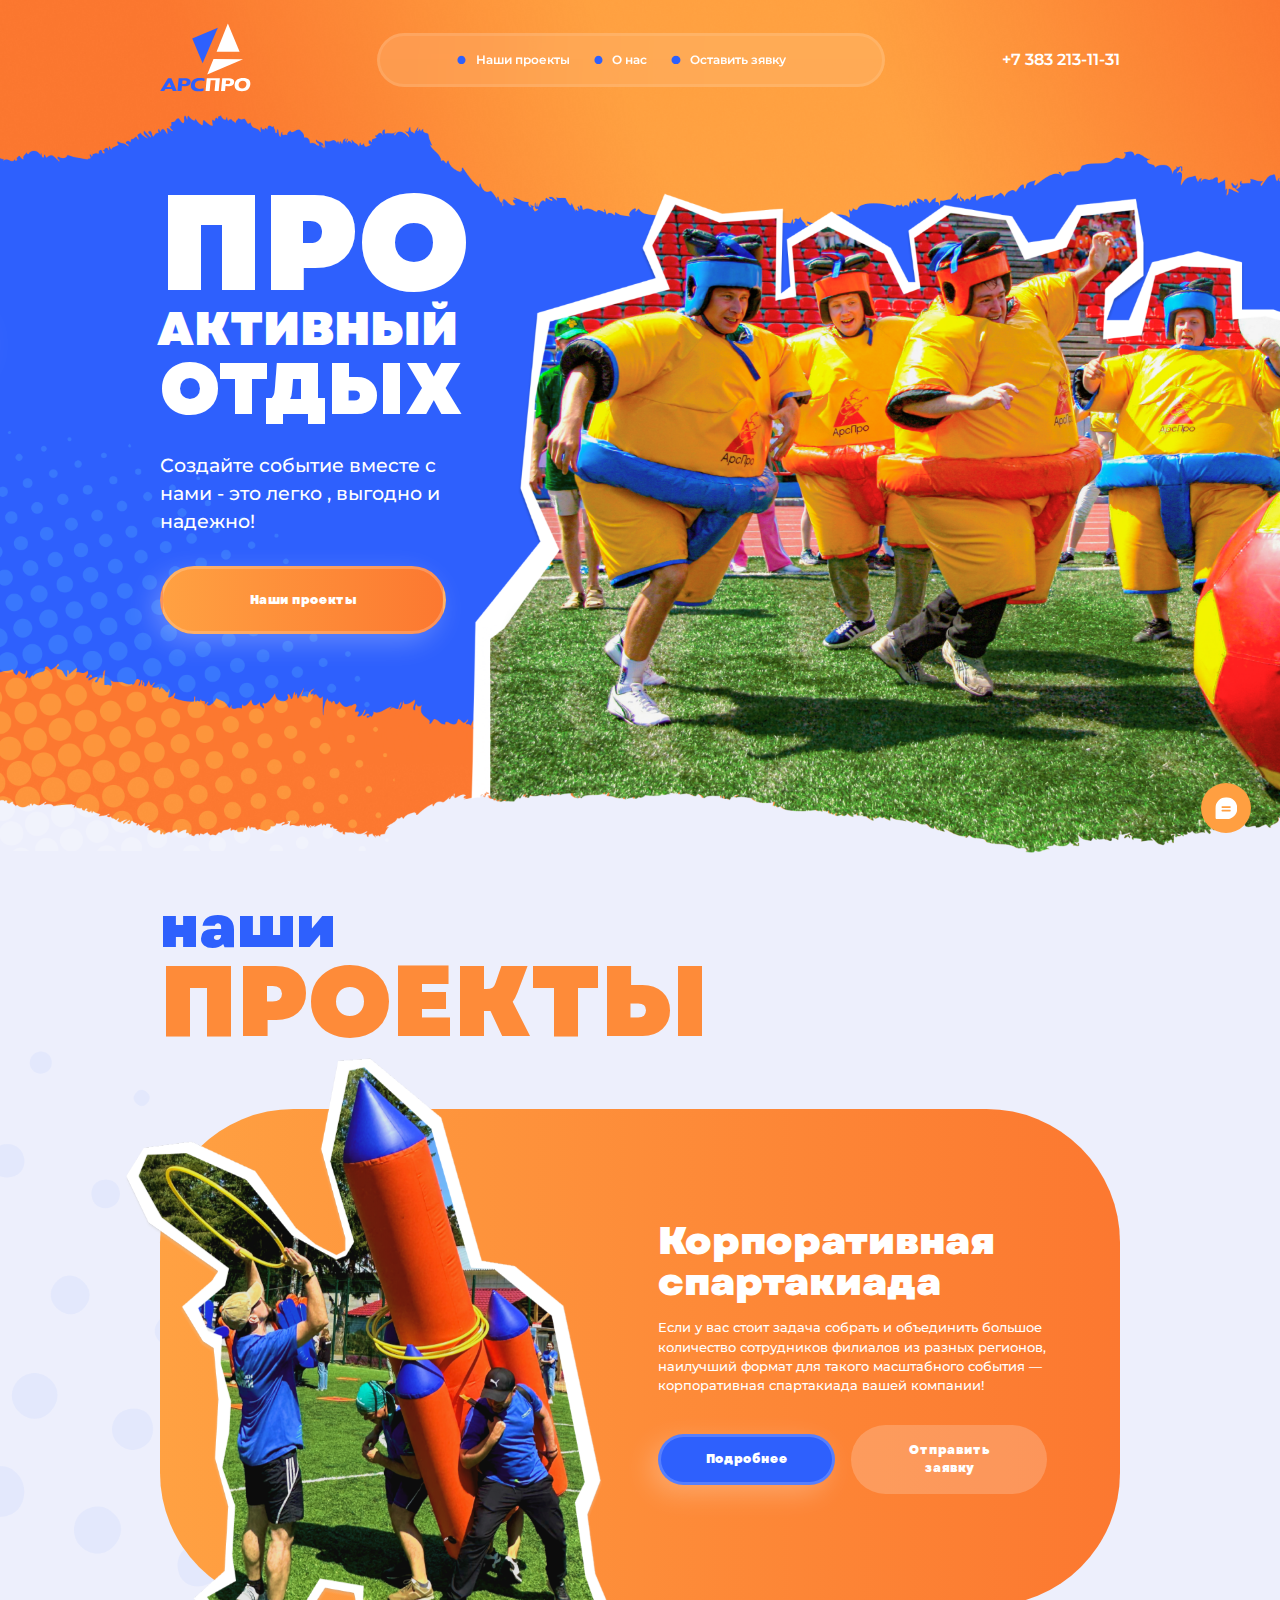
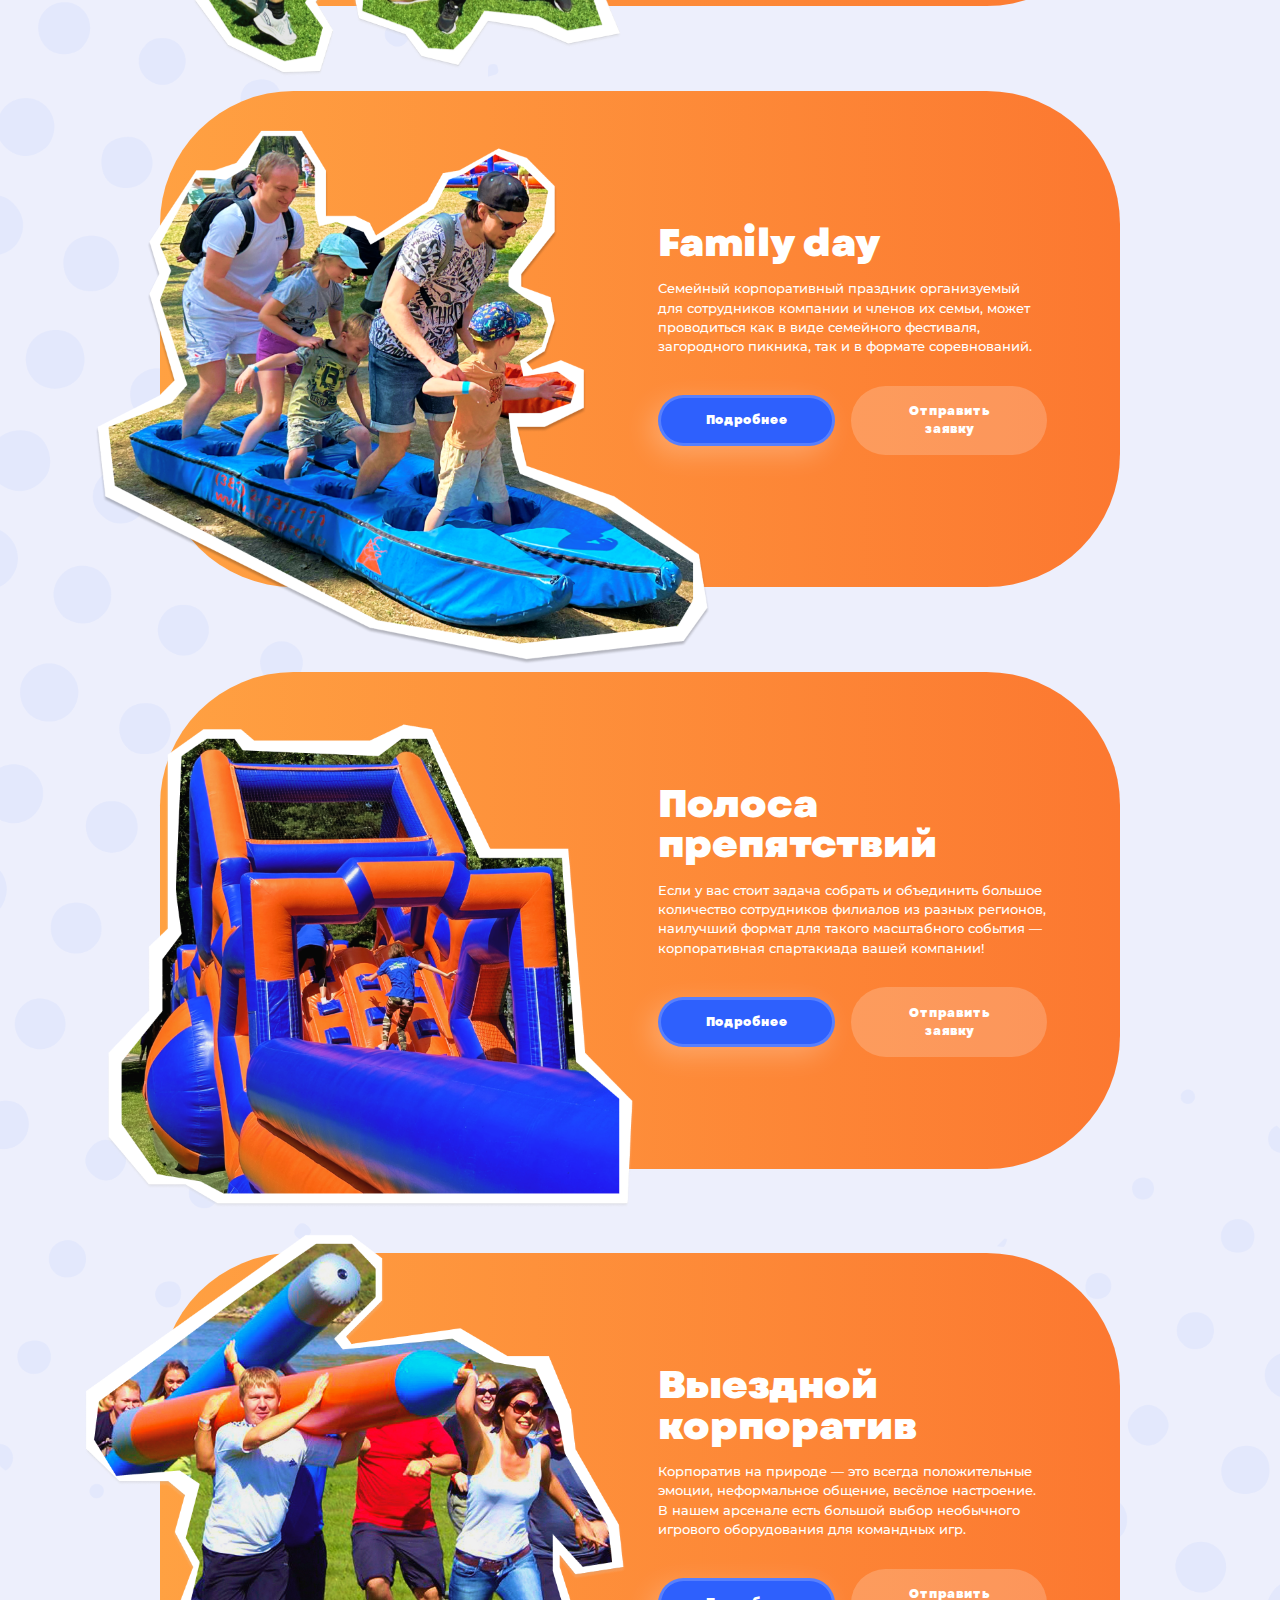
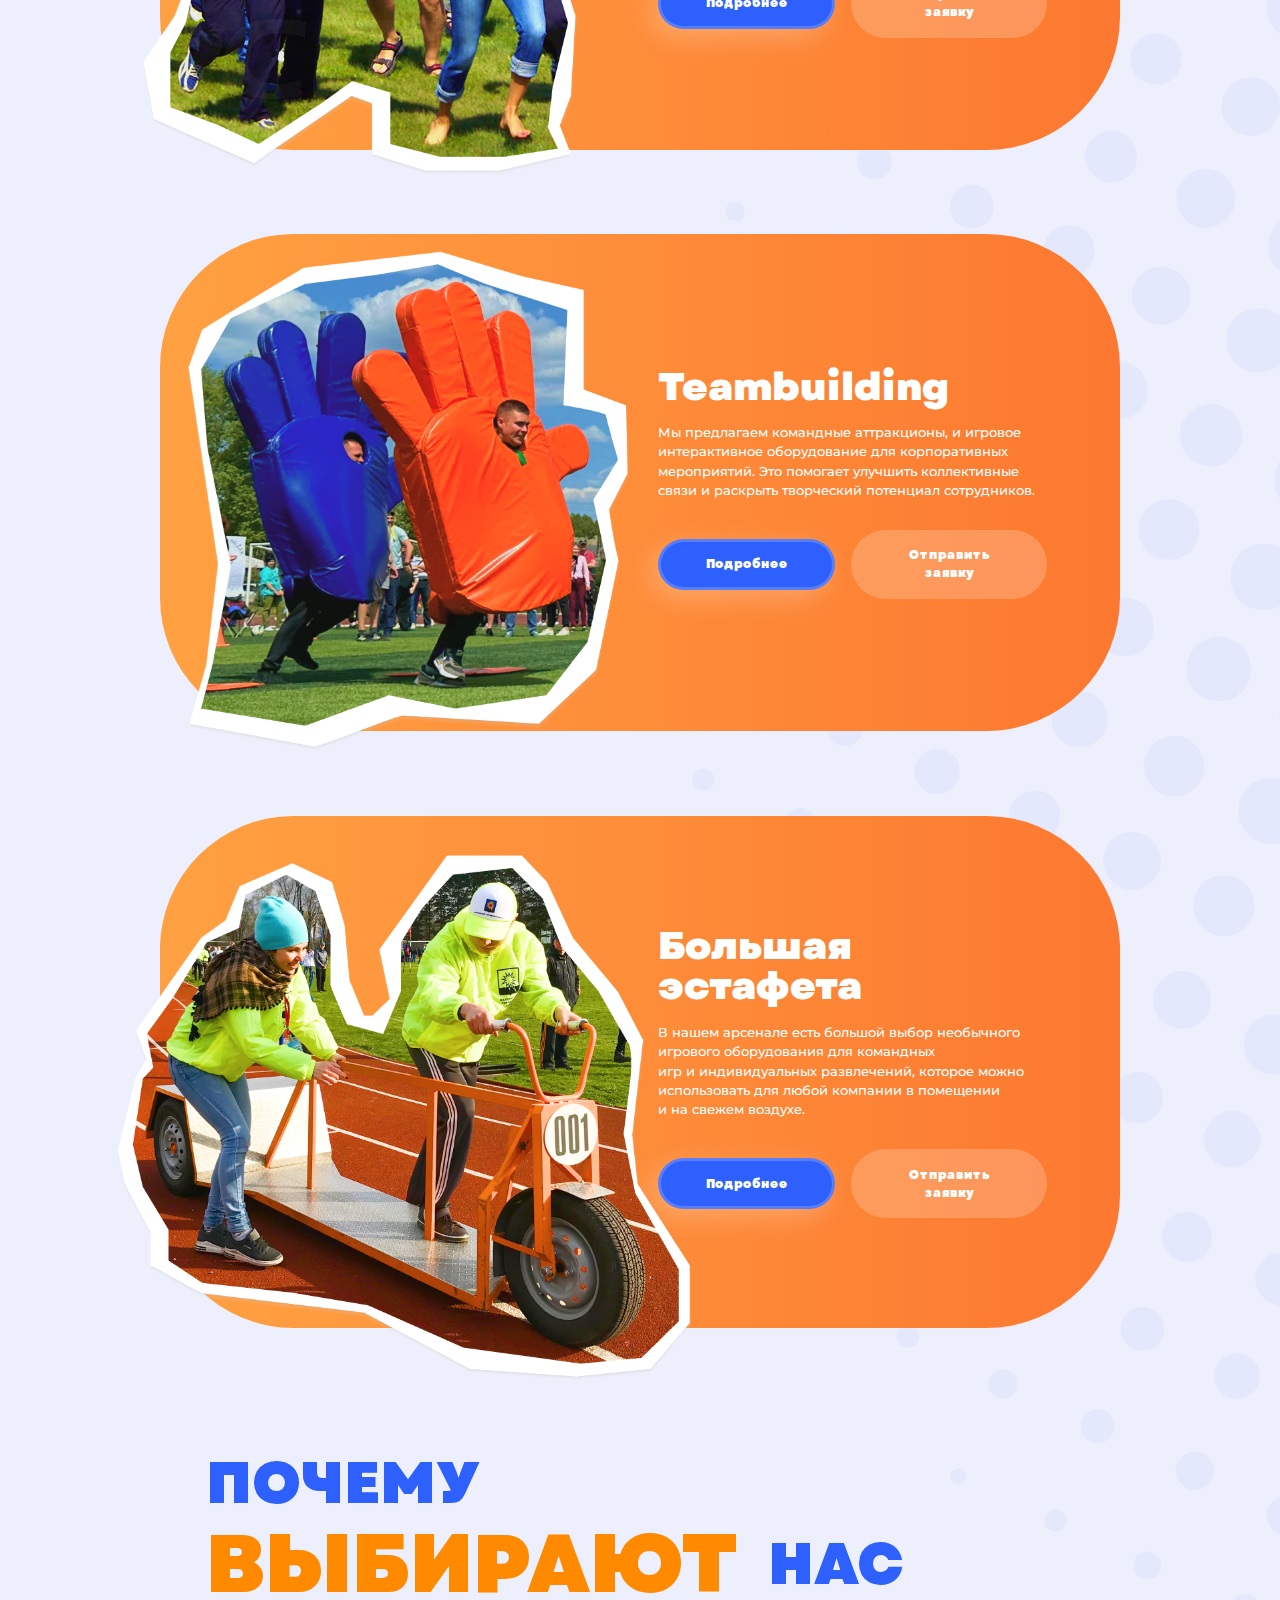
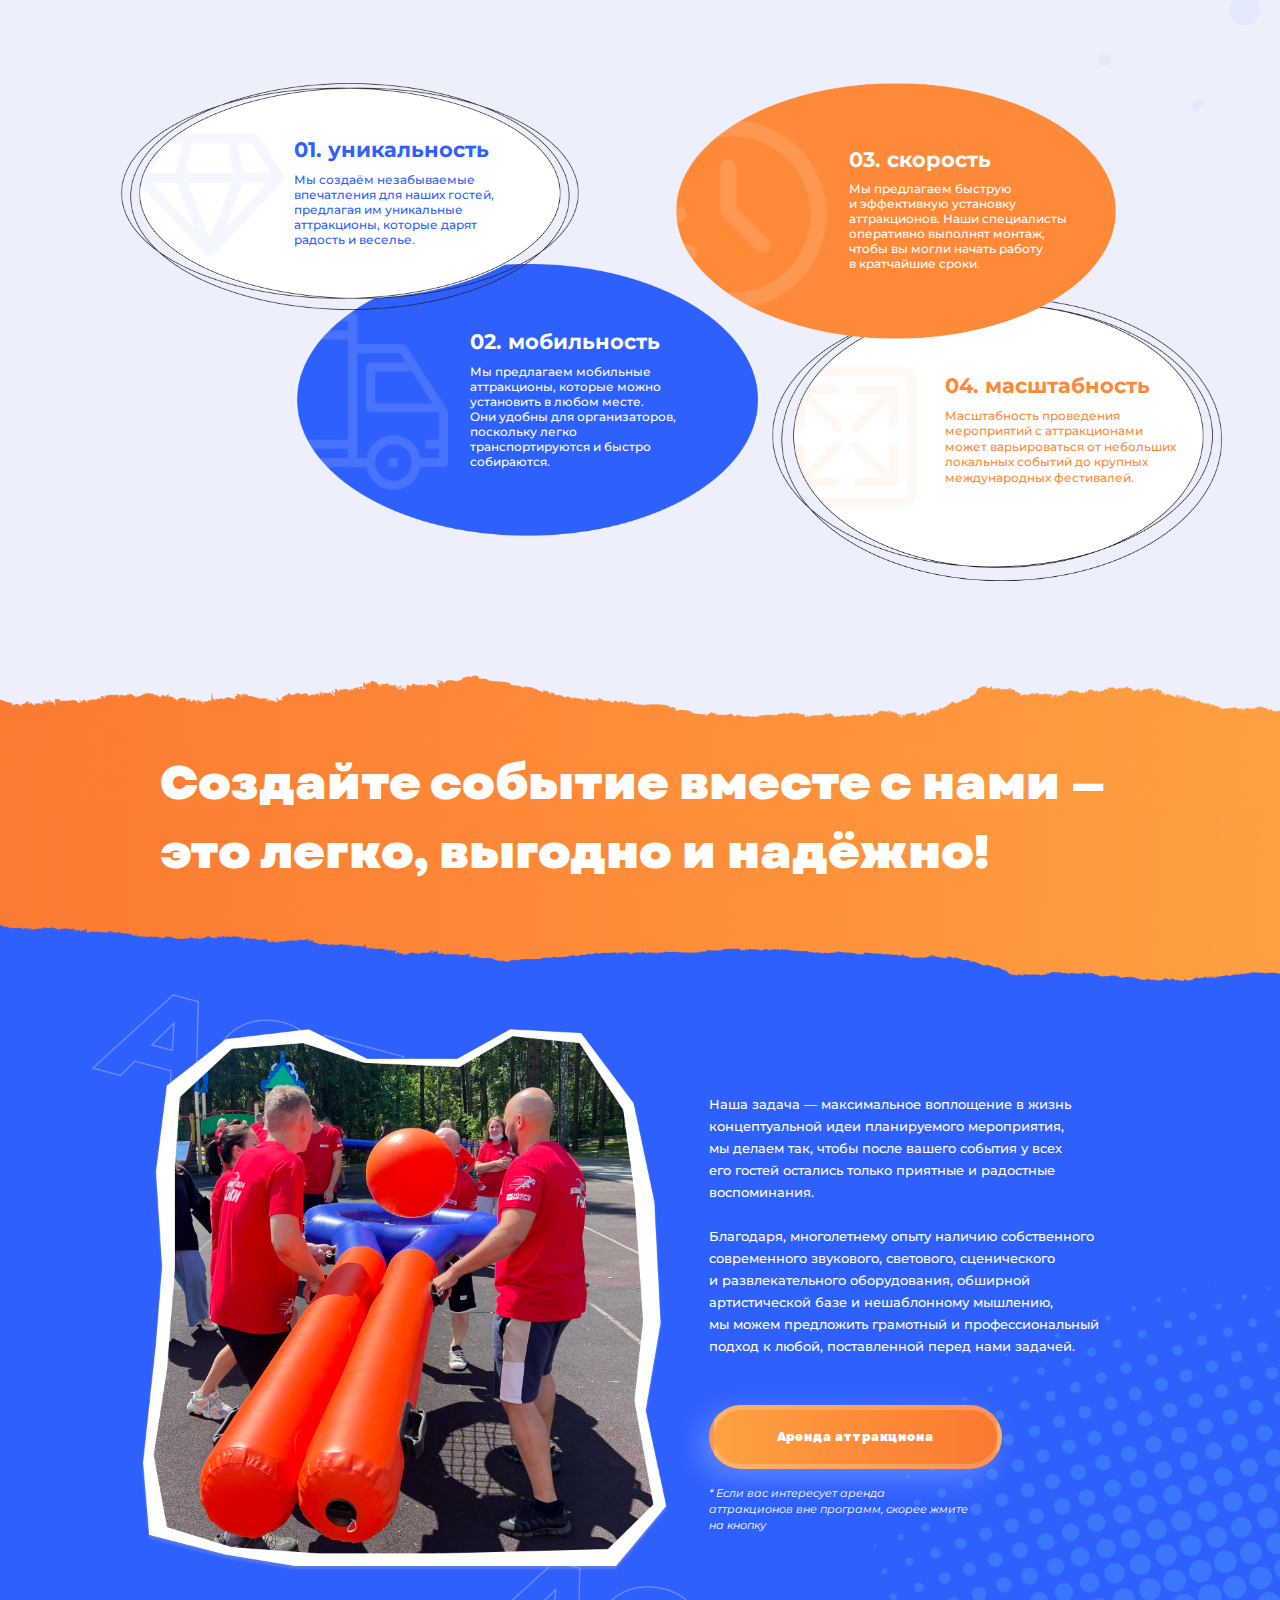
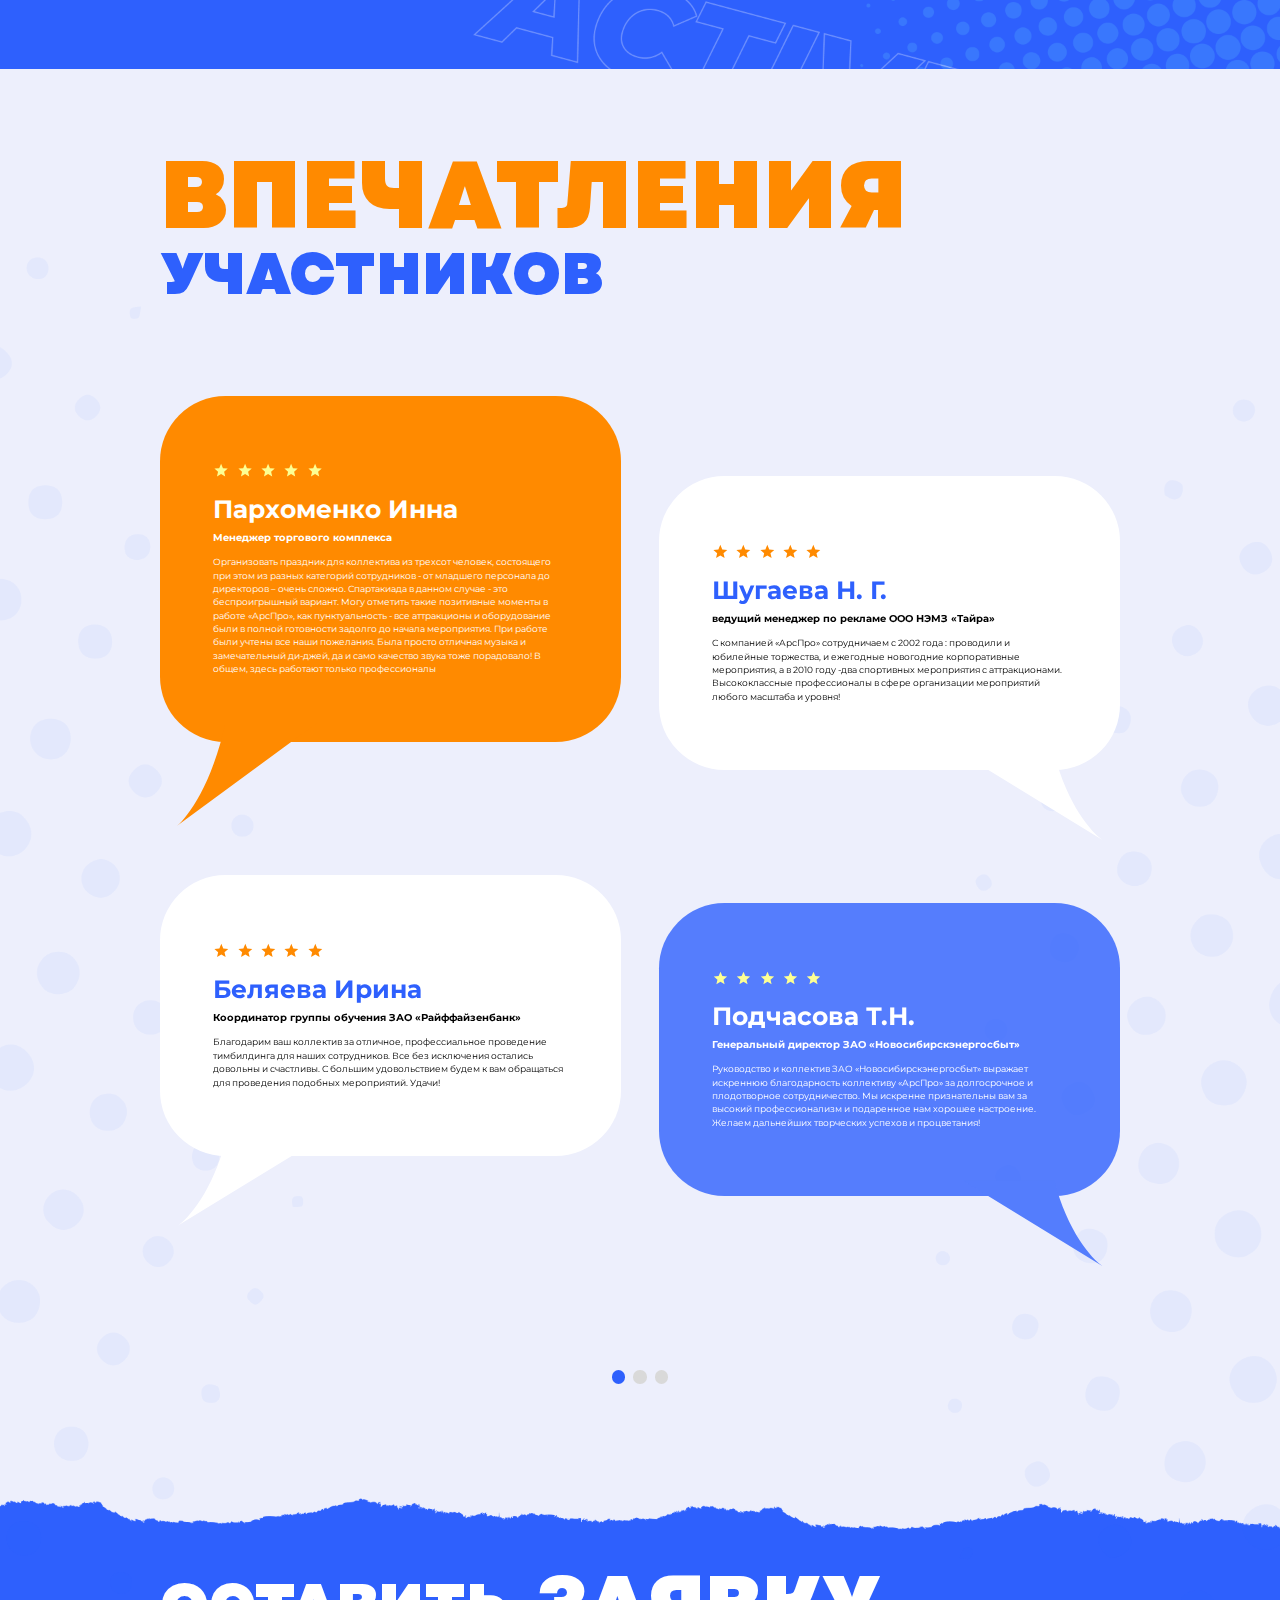
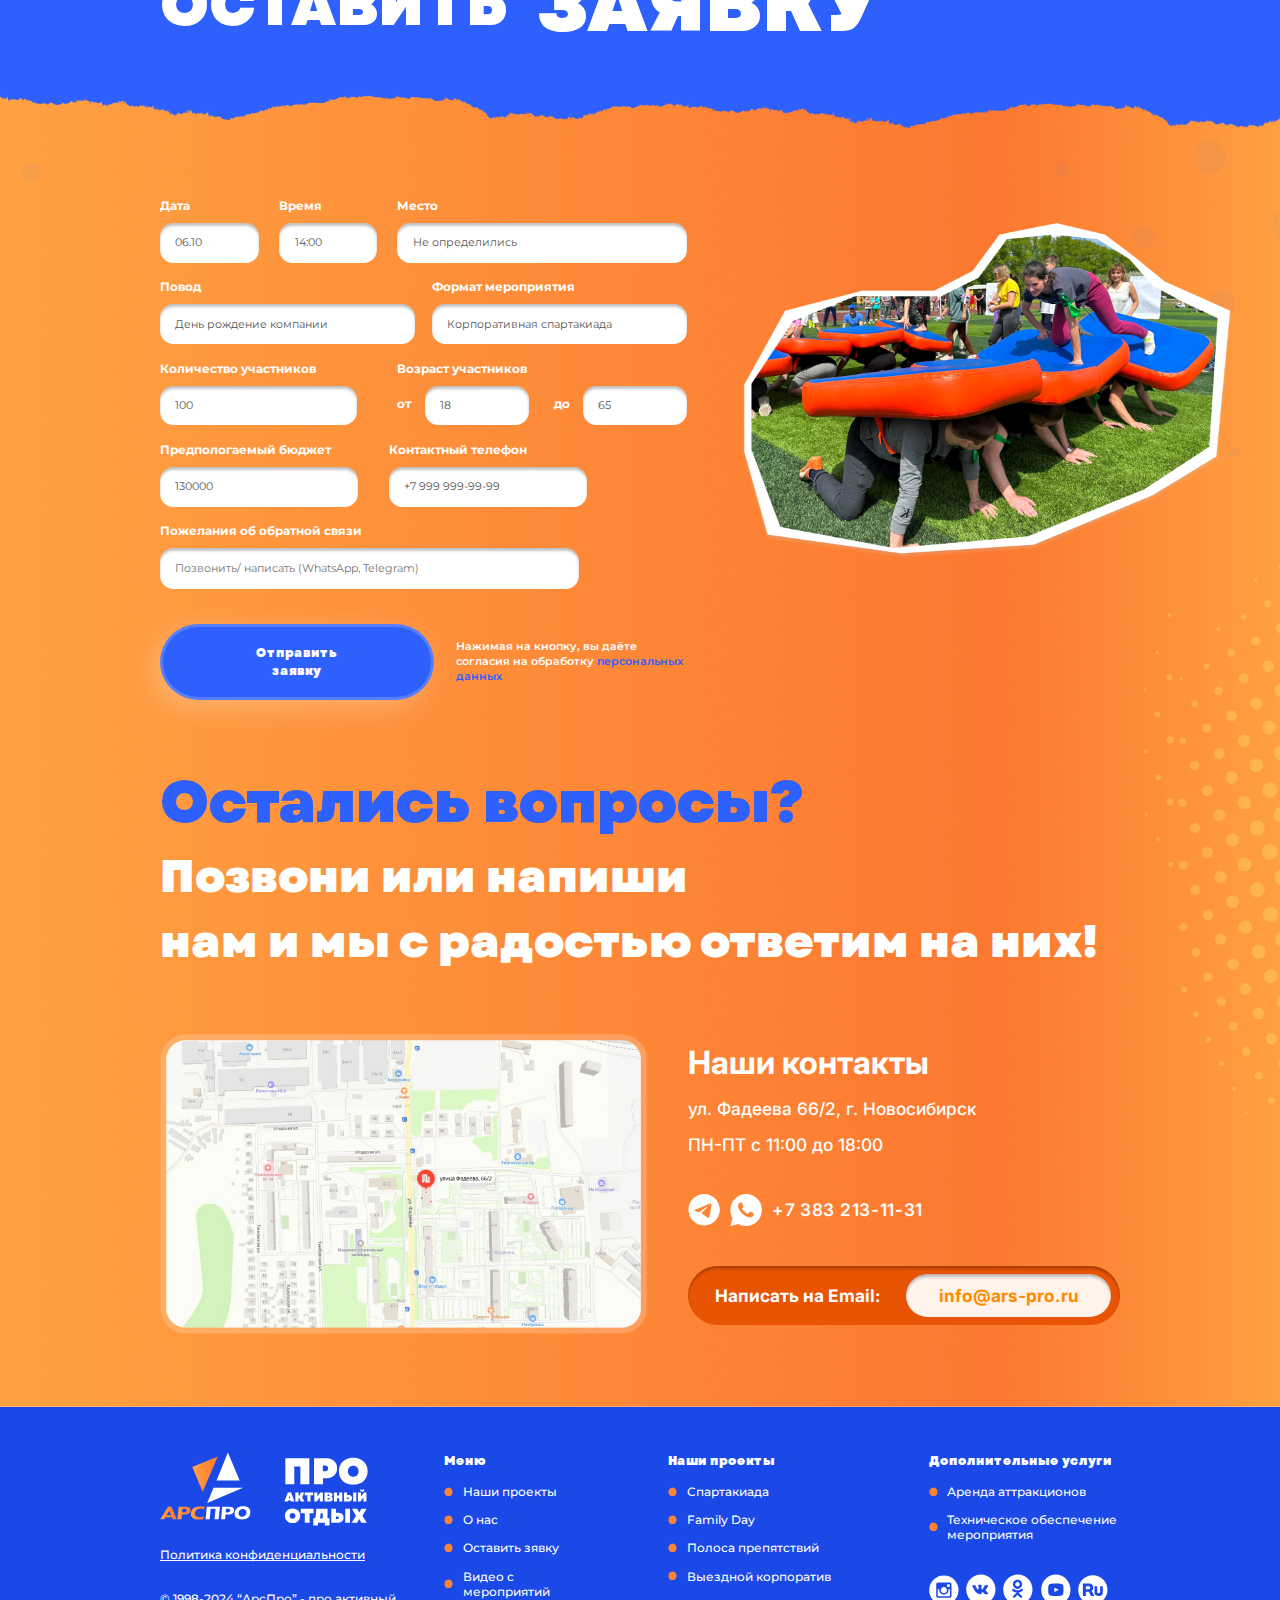
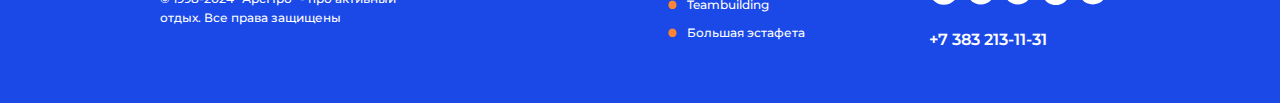
<file: index.html>
<!DOCTYPE html>
<html lang="ru">

<head>
    <meta charset="UTF-8">
    <meta name="viewport" content="width=device-width, initial-scale=1.0">
    <title>Eventsib</title>
    <link rel="preconnect" href="https://fonts.googleapis.com">
    <link rel="preconnect" href="https://fonts.gstatic.com" crossorigin>
    <link
        href="https://fonts.googleapis.com/css2?family=Inter:ital,opsz,wght@0,14..32,100..900;1,14..32,100..900&family=Montserrat:ital,wght@0,100..900;1,100..900&display=swap"
        rel="stylesheet">
    <link rel="stylesheet" href="https://cdn.jsdelivr.net/npm/swiper@11/swiper-bundle.min.css" />
    <script src="https://cdn.jsdelivr.net/npm/swiper@11/swiper-bundle.min.js"></script>
    <link rel="stylesheet" href="assets/fonts/stylesheet.css">
    <link rel="stylesheet" href="assets/css/style.css">
    <script src="https://code.jquery.com/jquery-3.7.1.min.js"></script>
</head>

<body>
    <header class="main_page" id="header">
        <div class="container">
            <div class="header__wrap">
                <a href="" class="header__logo">
                    <img src="assets/images/logo.svg" alt="">
                </a>
                <nav>
                    <ul>
                        <li class="haschildren">
                            <a href="">
                                Наши проекты
                            </a>
                            <div class="submenu">
                                <div class="submenu__container">
                                    <ul>
                                        <li>
                                            <a href="">
                                                Спартакиада
                                            </a>
                                        </li>
                                        <li>
                                            <a href="">
                                                Family day
                                            </a>
                                        </li>
                                        <li>
                                            <a href="">
                                                Полоса препядствий
                                            </a>
                                        </li>
                                        <li>
                                            <a href="">
                                                Выездной корпоратив
                                            </a>
                                        </li>
                                        <li>
                                            <a href="">
                                                Teambuilding
                                            </a>
                                        </li>
                                        <li>
                                            <a href="">
                                                Большая эстафета
                                            </a>
                                        </li>
                                    </ul>
                                </div>
                            </div>
                        </li>
                        <li>
                            <a href="">
                                О нас
                            </a>
                        </li>
                        <li>
                            <a href="">
                                Оставить зявку
                            </a>
                        </li>
                    </ul>
                </nav>
                <a href="" class="header__tel">
                    +7 383 213-11-31
                </a>
                <button class="header__mobile__btn">
                    <svg width="42" height="24" viewBox="0 0 42 24" fill="none" xmlns="http://www.w3.org/2000/svg">
                        <rect width="42" height="4" rx="2" fill="white" />
                        <rect y="10" width="42" height="4" rx="2" fill="white" />
                        <rect y="20" width="42" height="4" rx="2" fill="white" />
                    </svg>
                </button>
            </div>
        </div>
    </header>
    <section class="front">
        <div class="container">
            <div class="front__wrap">
                <div class="front__content">
                    <div class="front__title">
                        <h1>
                            <span class="top">
                                ПРО 
                            </span>
                            <span class="middle">
                                АКТИВНЫЙ
                            </span>
                            <span class="bottom">
                                ОТДЫХ
                            </span>
                        </h1>
                    </div>
                    <div class="front__descr">
                        Создайте событие вместе
                        с нами - это легко , выгодно и надежно!
                    </div>
                    <a href="" class="front__btn">
                        Наши проекты
                    </a>
                </div>
            </div>
        </div>
    </section>
    <section class="project">
        <img src="assets/images/project_left.png" alt="" class="project__bg_left">
        <img src="assets/images/project_right.png" alt="" class="project__bg_right">
        <div class="container">
            <div class="project__wrap">
                <div class="project__title">
                    <h2>
                        <span>
                            наши
                        </span>
                        ПРОЕКТЫ
                    </h2>
                </div>
                <div class="project__main">
                    <div class="project__item">
                        <img src="assets/images/project1.png" alt="" class="project__item__img">
                        <img src="assets/images/project11.png" alt="" class="project__item__img__mobile">
                        <div class="project__item__right">
                            <div class="project__item__title">
                                Корпоративная
                                спартакиада
                            </div>
                            <div class="project__item__text">
                                Если у вас стоит задача собрать и объединить большое количество сотрудников филиалов
                                из разных регионов, наилучший формат для такого масштабного события — корпоративная
                                спартакиада вашей компании!
                            </div>
                            <div class="project__item__btn">
                                <a href="" class="project__item__more">
                                    Подробнее
                                </a>
                                <button class="project__item__popup feedback_popup__open">
                                    Отправить заявку
                                </button>
                            </div>
                        </div>
                    </div>
                    <div class="project__item">
                        <img src="assets/images/project2.png" alt="" class="project__item__img">
                        <img src="assets/images/project22.png" alt="" class="project__item__img__mobile">
                        <div class="project__item__right">
                            <div class="project__item__title">
                                Family day
                            </div>
                            <div class="project__item__text">
                                Семейный корпоративный праздник организуемый для сотрудников компании и членов их семьи,
                                может проводиться как в виде семейного фестиваля, загородного пикника, так и в формате
                                соревнований.
                            </div>
                            <div class="project__item__btn">
                                <a href="" class="project__item__more">
                                    Подробнее
                                </a>
                                <button class="project__item__popup feedback_popup__open">
                                    Отправить заявку
                                </button>
                            </div>
                        </div>
                    </div>
                    <div class="project__item">
                        <img src="assets/images/project3.png" alt="" class="project__item__img">
                        <img src="assets/images/project33.png" alt="" class="project__item__img__mobile">
                        <div class="project__item__right">
                            <div class="project__item__title">
                                Полоса
                                препятствий
                            </div>
                            <div class="project__item__text">
                                Если у вас стоит задача собрать и объединить большое количество сотрудников филиалов
                                из разных регионов, наилучший формат для такого масштабного события — корпоративная
                                спартакиада вашей компании!
                            </div>
                            <div class="project__item__btn">
                                <a href="" class="project__item__more">
                                    Подробнее
                                </a>
                                <button class="project__item__popup feedback_popup__open">
                                    Отправить заявку
                                </button>
                            </div>
                        </div>
                    </div>
                    <div class="project__item">
                        <img src="assets/images/project4.png" alt="" class="project__item__img">
                        <img src="assets/images/project44.png" alt="" class="project__item__img__mobile">
                        <div class="project__item__right">
                            <div class="project__item__title">
                                Выездной
                                корпоратив
                            </div>
                            <div class="project__item__text">
                                Корпоратив на природе — это всегда положительные эмоции, неформальное общение, весёлое
                                настроение. В нашем арсенале есть большой выбор необычного игрового оборудования
                                для командных игр.
                            </div>
                            <div class="project__item__btn">
                                <a href="" class="project__item__more">
                                    Подробнее
                                </a>
                                <button class="project__item__popup feedback_popup__open">
                                    Отправить заявку
                                </button>
                            </div>
                        </div>
                    </div>
                    <div class="project__item">
                        <img src="assets/images/project5.png" alt="" class="project__item__img">
                        <img src="assets/images/project55.png" alt="" class="project__item__img__mobile">
                        <div class="project__item__right">
                            <div class="project__item__title">
                                Teambuilding
                            </div>
                            <div class="project__item__text">
                                Мы предлагаем командные аттракционы, и игровое интерактивное оборудование для
                                корпоративных мероприятий. Это помогает улучшить коллективные связи и раскрыть
                                творческий потенциал сотрудников.
                            </div>
                            <div class="project__item__btn">
                                <a href="" class="project__item__more">
                                    Подробнее
                                </a>
                                <button class="project__item__popup feedback_popup__open">
                                    Отправить заявку
                                </button>
                            </div>
                        </div>
                    </div>
                    <div class="project__item">
                        <img src="assets/images/project6.png" alt="" class="project__item__img">
                        <img src="assets/images/project66.png" alt="" class="project__item__img__mobile">
                        <div class="project__item__right">
                            <div class="project__item__title">
                                Большая
                                эстафета
                            </div>
                            <div class="project__item__text">
                                В нашем арсенале есть большой выбор необычного игрового оборудования для командных
                                игр и индивидуальных развлечений, которое можно использовать для любой компании
                                в помещении и на свежем воздухе.
                            </div>
                            <div class="project__item__btn">
                                <a href="" class="project__item__more">
                                    Подробнее
                                </a>
                                <button class="project__item__popup feedback_popup__open">
                                    Отправить заявку
                                </button>
                            </div>
                        </div>
                    </div>
                </div>
            </div>
        </div>
    </section>
    <section class="choose">
        <div class="container">
            <div class="choose__wrap">
                <div class="choose__title">
                    <h2>
                        <span>
                            почему
                        </span>
                        выбирают
                        <span>
                            нас
                        </span>
                    </h2>
                </div>
                <div class="choose__main">
                    <div class="choose__item">
                        <div class="choose__item__title">
                            01. уникальность
                        </div>
                        <div class="choose__item__text">
                            Мы создаём незабываемые впечатления для наших гостей, предлагая им уникальные аттракционы,
                            которые дарят радость и веселье.
                        </div>
                    </div>
                    <div class="choose__item">
                        <div class="choose__item__title">
                            02. мобильность
                        </div>
                        <div class="choose__item__text">
                            Мы предлагаем мобильные аттракционы, которые можно установить в любом месте. Они удобны
                            для организаторов, поскольку легко транспортируются и быстро собираются.
                        </div>
                    </div>
                    <div class="choose__item">
                        <div class="choose__item__title">
                            03. скорость
                        </div>
                        <div class="choose__item__text">
                            Мы предлагаем быструю и эффективную установку аттракционов. Наши специалисты оперативно
                            выполнят монтаж, чтобы вы могли начать работу в кратчайшие сроки.
                        </div>
                    </div>
                    <div class="choose__item">
                        <div class="choose__item__title">
                            04. масштабность
                        </div>
                        <div class="choose__item__text">
                            Масштабность проведения мероприятий с аттракционами может варьироваться от небольших
                            локальных событий до крупных международных фестивалей.
                        </div>
                    </div>
                </div>
            </div>
        </div>
    </section>
    <section class="about">
        <div class="container">
            <div class="about__wrap">
                <div class="about__top">
                    Создайте событие вместе с нами — это легко, выгодно и надёжно!
                </div>
                <div class="about__main">
                    <img class="about__left-img" src="assets/images/about.png" alt="">
                    <div class="about__content">
                        <div class="about__text">
                            Наша задача — максимальное воплощение в жизнь концептуальной идеи планируемого мероприятия,
                            мы делаем так, чтобы после вашего события у всех его гостей остались только приятные
                            и радостные воспоминания.
                            <br> <br>
                            Благодаря, многолетнему опыту наличию собственного современного звукового, светового,
                            сценического и развлекательного оборудования, обширной артистической базе и нешаблонному
                            мышлению, мы можем предложить грамотный и профессиональный подход к любой,
                            поставленной перед нами задачей.
                        </div>
                        <a href="" class="about__btn">
                            Аренда аттракциона
                        </a>
                        <div class="about__bottom-text">
                            * Если вас интересует аренда аттракционов вне программ, скорее жмите на кнопку
                        </div>
                    </div>
                </div>
            </div>
        </div>
    </section>
    <section class="reviews">
        <img src="assets/images/reviews_left.png" alt="" class="reviews__bg_left">
        <img src="assets/images/reviews_right.png" alt="" class="reviews__bg_right">
        <div class="container">
            <div class="reviews__wrap">
                <div class="reviews__title">
                    <h2>
                        впечатления
                        <span>
                            участников
                        </span>
                    </h2>
                </div>
                <div class="reviews__main">
                    <div class="swiper reviews__swiper">
                        <div class="swiper-wrapper">
                            <div class="swiper-slide">
                                <div class="reviews__slider__content">
                                    <div class="reviews__slider__left">
                                        <div class="reviews__slider__item reviews__slider__item_orange">
                                            <div class="reviews__slider__stars">
                                                <span>
                                                    <svg width="25" height="25" viewBox="0 0 25 25" fill="none"
                                                        xmlns="http://www.w3.org/2000/svg">
                                                        <path
                                                            d="M5.96367 21.6729L7.58867 14.6479L2.13867 9.92285L9.33867 9.29785L12.1387 2.67285L14.9387 9.29785L22.1387 9.92285L16.6887 14.6479L18.3137 21.6729L12.1387 17.9479L5.96367 21.6729Z"
                                                            fill="#FDFF93" />
                                                    </svg>
                                                </span>
                                                <span>
                                                    <svg width="25" height="25" viewBox="0 0 25 25" fill="none"
                                                        xmlns="http://www.w3.org/2000/svg">
                                                        <path
                                                            d="M5.96367 21.6729L7.58867 14.6479L2.13867 9.92285L9.33867 9.29785L12.1387 2.67285L14.9387 9.29785L22.1387 9.92285L16.6887 14.6479L18.3137 21.6729L12.1387 17.9479L5.96367 21.6729Z"
                                                            fill="#FDFF93" />
                                                    </svg>
                                                </span>
                                                <span>
                                                    <svg width="25" height="25" viewBox="0 0 25 25" fill="none"
                                                        xmlns="http://www.w3.org/2000/svg">
                                                        <path
                                                            d="M5.96367 21.6729L7.58867 14.6479L2.13867 9.92285L9.33867 9.29785L12.1387 2.67285L14.9387 9.29785L22.1387 9.92285L16.6887 14.6479L18.3137 21.6729L12.1387 17.9479L5.96367 21.6729Z"
                                                            fill="#FDFF93" />
                                                    </svg>
                                                </span>
                                                <span>
                                                    <svg width="25" height="25" viewBox="0 0 25 25" fill="none"
                                                        xmlns="http://www.w3.org/2000/svg">
                                                        <path
                                                            d="M5.96367 21.6729L7.58867 14.6479L2.13867 9.92285L9.33867 9.29785L12.1387 2.67285L14.9387 9.29785L22.1387 9.92285L16.6887 14.6479L18.3137 21.6729L12.1387 17.9479L5.96367 21.6729Z"
                                                            fill="#FDFF93" />
                                                    </svg>
                                                </span>
                                                <span>
                                                    <svg width="25" height="25" viewBox="0 0 25 25" fill="none"
                                                        xmlns="http://www.w3.org/2000/svg">
                                                        <path
                                                            d="M5.96367 21.6729L7.58867 14.6479L2.13867 9.92285L9.33867 9.29785L12.1387 2.67285L14.9387 9.29785L22.1387 9.92285L16.6887 14.6479L18.3137 21.6729L12.1387 17.9479L5.96367 21.6729Z"
                                                            fill="#FDFF93" />
                                                    </svg>
                                                </span>
                                            </div>
                                            <div class="reviews__slider__name">
                                                Пархоменко Инна
                                            </div>
                                            <div class="reviews__slider__dolzh">
                                                Менеджер торгового комплекса
                                            </div>
                                            <div class="reviews__slider__text">
                                                Организовать праздник для коллектива из трехсот человек, состоящего при
                                                этом из разных категорий сотрудников - от младшего персонала до
                                                директоров – очень сложно. Спартакиада в данном случае - это
                                                беспроигрышный вариант. Могу отметить такие позитивные моменты в работе
                                                «АрсПро», как пунктуальность - все аттракционы и оборудование были в
                                                полной готовности задолго до начала мероприятия. При работе были учтены
                                                все наши пожелания. Была просто отличная музыка и замечательный ди-джей,
                                                да и само качество звука тоже порадовало! В общем, здесь работают только
                                                профессионалы
                                            </div>
                                        </div>
                                        <div class="reviews__slider__item">
                                            <div class="reviews__slider__stars">
                                                <span>
                                                    <svg width="24" height="25" viewBox="0 0 24 25" fill="none"
                                                        xmlns="http://www.w3.org/2000/svg">
                                                        <path
                                                            d="M5.825 21.6777L7.45 14.6527L2 9.92773L9.2 9.30273L12 2.67773L14.8 9.30273L22 9.92773L16.55 14.6527L18.175 21.6777L12 17.9527L5.825 21.6777Z"
                                                            fill="#FF8A00" />
                                                    </svg>
                                                </span>
                                                <span>
                                                    <svg width="24" height="25" viewBox="0 0 24 25" fill="none"
                                                        xmlns="http://www.w3.org/2000/svg">
                                                        <path
                                                            d="M5.825 21.6777L7.45 14.6527L2 9.92773L9.2 9.30273L12 2.67773L14.8 9.30273L22 9.92773L16.55 14.6527L18.175 21.6777L12 17.9527L5.825 21.6777Z"
                                                            fill="#FF8A00" />
                                                    </svg>
                                                </span>
                                                <span>
                                                    <svg width="24" height="25" viewBox="0 0 24 25" fill="none"
                                                        xmlns="http://www.w3.org/2000/svg">
                                                        <path
                                                            d="M5.825 21.6777L7.45 14.6527L2 9.92773L9.2 9.30273L12 2.67773L14.8 9.30273L22 9.92773L16.55 14.6527L18.175 21.6777L12 17.9527L5.825 21.6777Z"
                                                            fill="#FF8A00" />
                                                    </svg>
                                                </span>
                                                <span>
                                                    <svg width="24" height="25" viewBox="0 0 24 25" fill="none"
                                                        xmlns="http://www.w3.org/2000/svg">
                                                        <path
                                                            d="M5.825 21.6777L7.45 14.6527L2 9.92773L9.2 9.30273L12 2.67773L14.8 9.30273L22 9.92773L16.55 14.6527L18.175 21.6777L12 17.9527L5.825 21.6777Z"
                                                            fill="#FF8A00" />
                                                    </svg>
                                                </span>
                                                <span>
                                                    <svg width="24" height="25" viewBox="0 0 24 25" fill="none"
                                                        xmlns="http://www.w3.org/2000/svg">
                                                        <path
                                                            d="M5.825 21.6777L7.45 14.6527L2 9.92773L9.2 9.30273L12 2.67773L14.8 9.30273L22 9.92773L16.55 14.6527L18.175 21.6777L12 17.9527L5.825 21.6777Z"
                                                            fill="#FF8A00" />
                                                    </svg>
                                                </span>
                                            </div>
                                            <div class="reviews__slider__name">
                                                Беляева Ирина
                                            </div>
                                            <div class="reviews__slider__dolzh">
                                                Координатор группы обучения ЗАО «Райффайзенбанк»
                                            </div>
                                            <div class="reviews__slider__text">
                                                Благодарим ваш коллектив за отличное, профессиальное проведение
                                                тимбилдинга для наших сотрудников. Все без исключения остались довольны
                                                и счастливы. С большим удовольствием будем к вам обращаться
                                                для проведения подобных мероприятий. Удачи!
                                            </div>
                                        </div>
                                    </div>
                                    <div class="reviews__slider__right">
                                        <div class="reviews__slider__item">
                                            <div class="reviews__slider__stars">
                                                <span>
                                                    <svg width="24" height="25" viewBox="0 0 24 25" fill="none"
                                                        xmlns="http://www.w3.org/2000/svg">
                                                        <path
                                                            d="M5.825 21.6777L7.45 14.6527L2 9.92773L9.2 9.30273L12 2.67773L14.8 9.30273L22 9.92773L16.55 14.6527L18.175 21.6777L12 17.9527L5.825 21.6777Z"
                                                            fill="#FF8A00" />
                                                    </svg>
                                                </span>
                                                <span>
                                                    <svg width="24" height="25" viewBox="0 0 24 25" fill="none"
                                                        xmlns="http://www.w3.org/2000/svg">
                                                        <path
                                                            d="M5.825 21.6777L7.45 14.6527L2 9.92773L9.2 9.30273L12 2.67773L14.8 9.30273L22 9.92773L16.55 14.6527L18.175 21.6777L12 17.9527L5.825 21.6777Z"
                                                            fill="#FF8A00" />
                                                    </svg>
                                                </span>
                                                <span>
                                                    <svg width="24" height="25" viewBox="0 0 24 25" fill="none"
                                                        xmlns="http://www.w3.org/2000/svg">
                                                        <path
                                                            d="M5.825 21.6777L7.45 14.6527L2 9.92773L9.2 9.30273L12 2.67773L14.8 9.30273L22 9.92773L16.55 14.6527L18.175 21.6777L12 17.9527L5.825 21.6777Z"
                                                            fill="#FF8A00" />
                                                    </svg>
                                                </span>
                                                <span>
                                                    <svg width="24" height="25" viewBox="0 0 24 25" fill="none"
                                                        xmlns="http://www.w3.org/2000/svg">
                                                        <path
                                                            d="M5.825 21.6777L7.45 14.6527L2 9.92773L9.2 9.30273L12 2.67773L14.8 9.30273L22 9.92773L16.55 14.6527L18.175 21.6777L12 17.9527L5.825 21.6777Z"
                                                            fill="#FF8A00" />
                                                    </svg>
                                                </span>
                                                <span>
                                                    <svg width="24" height="25" viewBox="0 0 24 25" fill="none"
                                                        xmlns="http://www.w3.org/2000/svg">
                                                        <path
                                                            d="M5.825 21.6777L7.45 14.6527L2 9.92773L9.2 9.30273L12 2.67773L14.8 9.30273L22 9.92773L16.55 14.6527L18.175 21.6777L12 17.9527L5.825 21.6777Z"
                                                            fill="#FF8A00" />
                                                    </svg>
                                                </span>
                                            </div>
                                            <div class="reviews__slider__name">
                                                Шугаева Н. Г.
                                            </div>
                                            <div class="reviews__slider__dolzh">
                                                ведущий менеджер по рекламе ООО НЭМЗ «Тайра»
                                            </div>
                                            <div class="reviews__slider__text">
                                                С компанией «АрсПро» сотрудничаем с 2002 года : проводили и юбилейные
                                                торжества, и ежегодные новогодние корпоративные мероприятия, а в 2010
                                                году -два спортивных мероприятия с аттракционами. Высококлассные
                                                профессионалы в сфере организации мероприятий любого масштаба и уровня!
                                            </div>
                                        </div>
                                        <div class="reviews__slider__item reviews__slider__item_blue">
                                            <div class="reviews__slider__stars">
                                                <span>
                                                    <svg width="25" height="25" viewBox="0 0 25 25" fill="none"
                                                        xmlns="http://www.w3.org/2000/svg">
                                                        <path
                                                            d="M6.55547 21.5146L8.18047 14.4896L2.73047 9.76465L9.93047 9.13965L12.7305 2.51465L15.5305 9.13965L22.7305 9.76465L17.2805 14.4896L18.9055 21.5146L12.7305 17.7896L6.55547 21.5146Z"
                                                            fill="#FDFF93" />
                                                    </svg>
                                                </span>
                                                <span>
                                                    <svg width="25" height="25" viewBox="0 0 25 25" fill="none"
                                                        xmlns="http://www.w3.org/2000/svg">
                                                        <path
                                                            d="M6.55547 21.5146L8.18047 14.4896L2.73047 9.76465L9.93047 9.13965L12.7305 2.51465L15.5305 9.13965L22.7305 9.76465L17.2805 14.4896L18.9055 21.5146L12.7305 17.7896L6.55547 21.5146Z"
                                                            fill="#FDFF93" />
                                                    </svg>
                                                </span>
                                                <span>
                                                    <svg width="25" height="25" viewBox="0 0 25 25" fill="none"
                                                        xmlns="http://www.w3.org/2000/svg">
                                                        <path
                                                            d="M6.55547 21.5146L8.18047 14.4896L2.73047 9.76465L9.93047 9.13965L12.7305 2.51465L15.5305 9.13965L22.7305 9.76465L17.2805 14.4896L18.9055 21.5146L12.7305 17.7896L6.55547 21.5146Z"
                                                            fill="#FDFF93" />
                                                    </svg>
                                                </span>
                                                <span>
                                                    <svg width="25" height="25" viewBox="0 0 25 25" fill="none"
                                                        xmlns="http://www.w3.org/2000/svg">
                                                        <path
                                                            d="M6.55547 21.5146L8.18047 14.4896L2.73047 9.76465L9.93047 9.13965L12.7305 2.51465L15.5305 9.13965L22.7305 9.76465L17.2805 14.4896L18.9055 21.5146L12.7305 17.7896L6.55547 21.5146Z"
                                                            fill="#FDFF93" />
                                                    </svg>
                                                </span>
                                                <span>
                                                    <svg width="25" height="25" viewBox="0 0 25 25" fill="none"
                                                        xmlns="http://www.w3.org/2000/svg">
                                                        <path
                                                            d="M6.55547 21.5146L8.18047 14.4896L2.73047 9.76465L9.93047 9.13965L12.7305 2.51465L15.5305 9.13965L22.7305 9.76465L17.2805 14.4896L18.9055 21.5146L12.7305 17.7896L6.55547 21.5146Z"
                                                            fill="#FDFF93" />
                                                    </svg>
                                                </span>
                                            </div>
                                            <div class="reviews__slider__name">
                                                Подчасова Т.Н.
                                            </div>
                                            <div class="reviews__slider__dolzh">
                                                Генеральный директор ЗАО «Новосибирскэнергосбыт»
                                            </div>
                                            <div class="reviews__slider__text">
                                                Руководство и коллектив ЗАО «Новосибирскэнергосбыт» выражает искреннюю
                                                благодарность коллективу «АрсПро» за долгосрочное и плодотворное
                                                сотрудничество. Мы искренне признательны вам за высокий профессионализм
                                                и подаренное нам хорошее настроение. Желаем дальнейших творческих
                                                успехов и процветания!
                                            </div>
                                        </div>
                                    </div>
                                </div>
                            </div>
                            <div class="swiper-slide">
                                <div class="reviews__slider__content">
                                    <div class="reviews__slider__left">
                                        <div class="reviews__slider__item reviews__slider__item_orange">
                                            <div class="reviews__slider__stars">
                                                <span>
                                                    <svg width="25" height="25" viewBox="0 0 25 25" fill="none"
                                                        xmlns="http://www.w3.org/2000/svg">
                                                        <path
                                                            d="M5.96367 21.6729L7.58867 14.6479L2.13867 9.92285L9.33867 9.29785L12.1387 2.67285L14.9387 9.29785L22.1387 9.92285L16.6887 14.6479L18.3137 21.6729L12.1387 17.9479L5.96367 21.6729Z"
                                                            fill="#FDFF93" />
                                                    </svg>
                                                </span>
                                                <span>
                                                    <svg width="25" height="25" viewBox="0 0 25 25" fill="none"
                                                        xmlns="http://www.w3.org/2000/svg">
                                                        <path
                                                            d="M5.96367 21.6729L7.58867 14.6479L2.13867 9.92285L9.33867 9.29785L12.1387 2.67285L14.9387 9.29785L22.1387 9.92285L16.6887 14.6479L18.3137 21.6729L12.1387 17.9479L5.96367 21.6729Z"
                                                            fill="#FDFF93" />
                                                    </svg>
                                                </span>
                                                <span>
                                                    <svg width="25" height="25" viewBox="0 0 25 25" fill="none"
                                                        xmlns="http://www.w3.org/2000/svg">
                                                        <path
                                                            d="M5.96367 21.6729L7.58867 14.6479L2.13867 9.92285L9.33867 9.29785L12.1387 2.67285L14.9387 9.29785L22.1387 9.92285L16.6887 14.6479L18.3137 21.6729L12.1387 17.9479L5.96367 21.6729Z"
                                                            fill="#FDFF93" />
                                                    </svg>
                                                </span>
                                                <span>
                                                    <svg width="25" height="25" viewBox="0 0 25 25" fill="none"
                                                        xmlns="http://www.w3.org/2000/svg">
                                                        <path
                                                            d="M5.96367 21.6729L7.58867 14.6479L2.13867 9.92285L9.33867 9.29785L12.1387 2.67285L14.9387 9.29785L22.1387 9.92285L16.6887 14.6479L18.3137 21.6729L12.1387 17.9479L5.96367 21.6729Z"
                                                            fill="#FDFF93" />
                                                    </svg>
                                                </span>
                                                <span>
                                                    <svg width="25" height="25" viewBox="0 0 25 25" fill="none"
                                                        xmlns="http://www.w3.org/2000/svg">
                                                        <path
                                                            d="M5.96367 21.6729L7.58867 14.6479L2.13867 9.92285L9.33867 9.29785L12.1387 2.67285L14.9387 9.29785L22.1387 9.92285L16.6887 14.6479L18.3137 21.6729L12.1387 17.9479L5.96367 21.6729Z"
                                                            fill="#FDFF93" />
                                                    </svg>
                                                </span>
                                            </div>
                                            <div class="reviews__slider__name">
                                                Перкова А.В.
                                            </div>
                                            <div class="reviews__slider__dolzh">
                                                Специалист по внутренним коммуникациям «ИнфоСофт»
                                            </div>
                                            <div class="reviews__slider__text">
                                                Благодарим компанию «АрсПро» за организацию зимнего корпоративного
                                                мероприятия в формате командных соревнований с использованием надувных
                                                аттракционов.Компания «АрсПро» - гораздо больше, чем компания, которая
                                                предоставляет в аренду уникальные надувные конструкции. Сотрудники
                                                компании помогали на всех этапах организации мероприятия – от создания
                                                сценария и продумывания концепции до организации всех технических
                                                аспектов праздника на площадке в день мероприятия. Любой организатор
                                                мероприятия знает, как приятно работать с людьми, которые относятся к
                                                своей работе очень профессионально. Сотрудники компании «АрсПро»
                                                оказались как раз такими подрядчиками. В работе видно серьезное
                                                отношение к делу и очень большой опыт.Можем смело порекомендовать
                                                команду «АрсПро» для помощи в организации мероприятий!
                                            </div>
                                        </div>
                                        <div class="reviews__slider__item">
                                            <div class="reviews__slider__stars">
                                                <span>
                                                    <svg width="24" height="25" viewBox="0 0 24 25" fill="none"
                                                        xmlns="http://www.w3.org/2000/svg">
                                                        <path
                                                            d="M5.825 21.6777L7.45 14.6527L2 9.92773L9.2 9.30273L12 2.67773L14.8 9.30273L22 9.92773L16.55 14.6527L18.175 21.6777L12 17.9527L5.825 21.6777Z"
                                                            fill="#FF8A00" />
                                                    </svg>
                                                </span>
                                                <span>
                                                    <svg width="24" height="25" viewBox="0 0 24 25" fill="none"
                                                        xmlns="http://www.w3.org/2000/svg">
                                                        <path
                                                            d="M5.825 21.6777L7.45 14.6527L2 9.92773L9.2 9.30273L12 2.67773L14.8 9.30273L22 9.92773L16.55 14.6527L18.175 21.6777L12 17.9527L5.825 21.6777Z"
                                                            fill="#FF8A00" />
                                                    </svg>
                                                </span>
                                                <span>
                                                    <svg width="24" height="25" viewBox="0 0 24 25" fill="none"
                                                        xmlns="http://www.w3.org/2000/svg">
                                                        <path
                                                            d="M5.825 21.6777L7.45 14.6527L2 9.92773L9.2 9.30273L12 2.67773L14.8 9.30273L22 9.92773L16.55 14.6527L18.175 21.6777L12 17.9527L5.825 21.6777Z"
                                                            fill="#FF8A00" />
                                                    </svg>
                                                </span>
                                                <span>
                                                    <svg width="24" height="25" viewBox="0 0 24 25" fill="none"
                                                        xmlns="http://www.w3.org/2000/svg">
                                                        <path
                                                            d="M5.825 21.6777L7.45 14.6527L2 9.92773L9.2 9.30273L12 2.67773L14.8 9.30273L22 9.92773L16.55 14.6527L18.175 21.6777L12 17.9527L5.825 21.6777Z"
                                                            fill="#FF8A00" />
                                                    </svg>
                                                </span>
                                                <span>
                                                    <svg width="24" height="25" viewBox="0 0 24 25" fill="none"
                                                        xmlns="http://www.w3.org/2000/svg">
                                                        <path
                                                            d="M5.825 21.6777L7.45 14.6527L2 9.92773L9.2 9.30273L12 2.67773L14.8 9.30273L22 9.92773L16.55 14.6527L18.175 21.6777L12 17.9527L5.825 21.6777Z"
                                                            fill="#FF8A00" />
                                                    </svg>
                                                </span>
                                            </div>
                                            <div class="reviews__slider__name">
                                                Фомичев Э.В.
                                            </div>
                                            <div class="reviews__slider__dolzh">
                                                Директор РУ ГК ТД «Септима»
                                            </div>
                                            <div class="reviews__slider__text">
                                                Выражаем благодарность Творческому объединению «АрсПро» за грамотную
                                                организацию и проведение конкурсной программы в честь Дня рождения
                                                компании
                                            </div>
                                        </div>
                                    </div>
                                    <div class="reviews__slider__right">
                                        <div class="reviews__slider__item">
                                            <div class="reviews__slider__stars">
                                                <span>
                                                    <svg width="24" height="25" viewBox="0 0 24 25" fill="none"
                                                        xmlns="http://www.w3.org/2000/svg">
                                                        <path
                                                            d="M5.825 21.6777L7.45 14.6527L2 9.92773L9.2 9.30273L12 2.67773L14.8 9.30273L22 9.92773L16.55 14.6527L18.175 21.6777L12 17.9527L5.825 21.6777Z"
                                                            fill="#FF8A00" />
                                                    </svg>
                                                </span>
                                                <span>
                                                    <svg width="24" height="25" viewBox="0 0 24 25" fill="none"
                                                        xmlns="http://www.w3.org/2000/svg">
                                                        <path
                                                            d="M5.825 21.6777L7.45 14.6527L2 9.92773L9.2 9.30273L12 2.67773L14.8 9.30273L22 9.92773L16.55 14.6527L18.175 21.6777L12 17.9527L5.825 21.6777Z"
                                                            fill="#FF8A00" />
                                                    </svg>
                                                </span>
                                                <span>
                                                    <svg width="24" height="25" viewBox="0 0 24 25" fill="none"
                                                        xmlns="http://www.w3.org/2000/svg">
                                                        <path
                                                            d="M5.825 21.6777L7.45 14.6527L2 9.92773L9.2 9.30273L12 2.67773L14.8 9.30273L22 9.92773L16.55 14.6527L18.175 21.6777L12 17.9527L5.825 21.6777Z"
                                                            fill="#FF8A00" />
                                                    </svg>
                                                </span>
                                                <span>
                                                    <svg width="24" height="25" viewBox="0 0 24 25" fill="none"
                                                        xmlns="http://www.w3.org/2000/svg">
                                                        <path
                                                            d="M5.825 21.6777L7.45 14.6527L2 9.92773L9.2 9.30273L12 2.67773L14.8 9.30273L22 9.92773L16.55 14.6527L18.175 21.6777L12 17.9527L5.825 21.6777Z"
                                                            fill="#FF8A00" />
                                                    </svg>
                                                </span>
                                                <span>
                                                    <svg width="24" height="25" viewBox="0 0 24 25" fill="none"
                                                        xmlns="http://www.w3.org/2000/svg">
                                                        <path
                                                            d="M5.825 21.6777L7.45 14.6527L2 9.92773L9.2 9.30273L12 2.67773L14.8 9.30273L22 9.92773L16.55 14.6527L18.175 21.6777L12 17.9527L5.825 21.6777Z"
                                                            fill="#FF8A00" />
                                                    </svg>
                                                </span>
                                            </div>
                                            <div class="reviews__slider__name">
                                                Кудинов О.Ф.
                                            </div>
                                            <div class="reviews__slider__dolzh">
                                                Начальник Управления МВД России по г. Новосибирск
                                            </div>
                                            <div class="reviews__slider__text">
                                                Выражаем искреннюю признательность и благодарность директору ТО «АрсПро»
                                                Семахину А.Г. за оказание помощи и активное содействие органам
                                                внутренних дел в организации и проведении спортивных мероприятий.
                                                Надеемся на дальнейшее сотрудничество!
                                            </div>
                                        </div>
                                        <div class="reviews__slider__item reviews__slider__item_blue">
                                            <div class="reviews__slider__stars">
                                                <span>
                                                    <svg width="25" height="25" viewBox="0 0 25 25" fill="none"
                                                        xmlns="http://www.w3.org/2000/svg">
                                                        <path
                                                            d="M6.55547 21.5146L8.18047 14.4896L2.73047 9.76465L9.93047 9.13965L12.7305 2.51465L15.5305 9.13965L22.7305 9.76465L17.2805 14.4896L18.9055 21.5146L12.7305 17.7896L6.55547 21.5146Z"
                                                            fill="#FDFF93" />
                                                    </svg>
                                                </span>
                                                <span>
                                                    <svg width="25" height="25" viewBox="0 0 25 25" fill="none"
                                                        xmlns="http://www.w3.org/2000/svg">
                                                        <path
                                                            d="M6.55547 21.5146L8.18047 14.4896L2.73047 9.76465L9.93047 9.13965L12.7305 2.51465L15.5305 9.13965L22.7305 9.76465L17.2805 14.4896L18.9055 21.5146L12.7305 17.7896L6.55547 21.5146Z"
                                                            fill="#FDFF93" />
                                                    </svg>
                                                </span>
                                                <span>
                                                    <svg width="25" height="25" viewBox="0 0 25 25" fill="none"
                                                        xmlns="http://www.w3.org/2000/svg">
                                                        <path
                                                            d="M6.55547 21.5146L8.18047 14.4896L2.73047 9.76465L9.93047 9.13965L12.7305 2.51465L15.5305 9.13965L22.7305 9.76465L17.2805 14.4896L18.9055 21.5146L12.7305 17.7896L6.55547 21.5146Z"
                                                            fill="#FDFF93" />
                                                    </svg>
                                                </span>
                                                <span>
                                                    <svg width="25" height="25" viewBox="0 0 25 25" fill="none"
                                                        xmlns="http://www.w3.org/2000/svg">
                                                        <path
                                                            d="M6.55547 21.5146L8.18047 14.4896L2.73047 9.76465L9.93047 9.13965L12.7305 2.51465L15.5305 9.13965L22.7305 9.76465L17.2805 14.4896L18.9055 21.5146L12.7305 17.7896L6.55547 21.5146Z"
                                                            fill="#FDFF93" />
                                                    </svg>
                                                </span>
                                                <span>
                                                    <svg width="25" height="25" viewBox="0 0 25 25" fill="none"
                                                        xmlns="http://www.w3.org/2000/svg">
                                                        <path
                                                            d="M6.55547 21.5146L8.18047 14.4896L2.73047 9.76465L9.93047 9.13965L12.7305 2.51465L15.5305 9.13965L22.7305 9.76465L17.2805 14.4896L18.9055 21.5146L12.7305 17.7896L6.55547 21.5146Z"
                                                            fill="#FDFF93" />
                                                    </svg>
                                                </span>
                                            </div>
                                            <div class="reviews__slider__name">
                                                Мельников С.А.
                                            </div>
                                            <div class="reviews__slider__dolzh">
                                                директор ЗАО «СМНУ-70»
                                            </div>
                                            <div class="reviews__slider__text">
                                                Коллектив ЗАО «СМНУ-70» благодарит всех работников ООО Творческое
                                                объединение «АрсПро» за организацию и проведение праздничного вечера,
                                                посвященного 55-летнему юбилею ЗАО «СМНУ-70».Хочется отметить высокий
                                                профессионализм Вашей компании, добросовестность, восприимчивость к
                                                пожеланиям, творческий подход и заинтересованность в
                                                результате.Сотрудники ЗАО «СМНУ-70», побывавшие на празднике, получили
                                                огромное удовольствие и массу позитивных эмоций от организованного Вами
                                                вечера.Желаем Вам процветания и надеемся на дальнейшее сотрудничество.
                                            </div>
                                        </div>
                                    </div>
                                </div>
                            </div>
                            <div class="swiper-slide">
                                <div class="reviews__slider__content">
                                    <div class="reviews__slider__left">
                                        <div class="reviews__slider__item reviews__slider__item_orange">
                                            <div class="reviews__slider__stars">
                                                <span>
                                                    <svg width="25" height="25" viewBox="0 0 25 25" fill="none"
                                                        xmlns="http://www.w3.org/2000/svg">
                                                        <path
                                                            d="M5.96367 21.6729L7.58867 14.6479L2.13867 9.92285L9.33867 9.29785L12.1387 2.67285L14.9387 9.29785L22.1387 9.92285L16.6887 14.6479L18.3137 21.6729L12.1387 17.9479L5.96367 21.6729Z"
                                                            fill="#FDFF93" />
                                                    </svg>
                                                </span>
                                                <span>
                                                    <svg width="25" height="25" viewBox="0 0 25 25" fill="none"
                                                        xmlns="http://www.w3.org/2000/svg">
                                                        <path
                                                            d="M5.96367 21.6729L7.58867 14.6479L2.13867 9.92285L9.33867 9.29785L12.1387 2.67285L14.9387 9.29785L22.1387 9.92285L16.6887 14.6479L18.3137 21.6729L12.1387 17.9479L5.96367 21.6729Z"
                                                            fill="#FDFF93" />
                                                    </svg>
                                                </span>
                                                <span>
                                                    <svg width="25" height="25" viewBox="0 0 25 25" fill="none"
                                                        xmlns="http://www.w3.org/2000/svg">
                                                        <path
                                                            d="M5.96367 21.6729L7.58867 14.6479L2.13867 9.92285L9.33867 9.29785L12.1387 2.67285L14.9387 9.29785L22.1387 9.92285L16.6887 14.6479L18.3137 21.6729L12.1387 17.9479L5.96367 21.6729Z"
                                                            fill="#FDFF93" />
                                                    </svg>
                                                </span>
                                                <span>
                                                    <svg width="25" height="25" viewBox="0 0 25 25" fill="none"
                                                        xmlns="http://www.w3.org/2000/svg">
                                                        <path
                                                            d="M5.96367 21.6729L7.58867 14.6479L2.13867 9.92285L9.33867 9.29785L12.1387 2.67285L14.9387 9.29785L22.1387 9.92285L16.6887 14.6479L18.3137 21.6729L12.1387 17.9479L5.96367 21.6729Z"
                                                            fill="#FDFF93" />
                                                    </svg>
                                                </span>
                                                <span>
                                                    <svg width="25" height="25" viewBox="0 0 25 25" fill="none"
                                                        xmlns="http://www.w3.org/2000/svg">
                                                        <path
                                                            d="M5.96367 21.6729L7.58867 14.6479L2.13867 9.92285L9.33867 9.29785L12.1387 2.67285L14.9387 9.29785L22.1387 9.92285L16.6887 14.6479L18.3137 21.6729L12.1387 17.9479L5.96367 21.6729Z"
                                                            fill="#FDFF93" />
                                                    </svg>
                                                </span>
                                            </div>
                                            <div class="reviews__slider__name">
                                                Котикова Елена
                                            </div>
                                            <div class="reviews__slider__dolzh">
                                                Отдел по работе с персоналом ОАО КБ "Акцепт"
                                            </div>
                                            <div class="reviews__slider__text">
                                                Коллектив Банка «Акцепт» выражает благодарность ООО ТО «АРСПРО» за
                                                организацию развлекательной части нашего мероприятия «Летний выезд -
                                                2013»!С вашей компанией мы сотрудничали впервые и нам очень понравилось.
                                                Конкурсы прошли на одном дыхании, сотрудники были очень увлечены.
                                                Команды сражались между собой из последних сил! Спасибо персоналу за
                                                создание легкой атмосферы.Так же хочется отметить, что команда «АРСПРО»
                                                прибыла в назначенное место заблаговременно, что позволило не
                                                волноваться за своевременное начало мероприятия.Желаем Вам успехов в
                                                реализации всех Ваших проектов!
                                            </div>
                                        </div>
                                        <div class="reviews__slider__item">
                                            <div class="reviews__slider__stars">
                                                <span>
                                                    <svg width="24" height="25" viewBox="0 0 24 25" fill="none"
                                                        xmlns="http://www.w3.org/2000/svg">
                                                        <path
                                                            d="M5.825 21.6777L7.45 14.6527L2 9.92773L9.2 9.30273L12 2.67773L14.8 9.30273L22 9.92773L16.55 14.6527L18.175 21.6777L12 17.9527L5.825 21.6777Z"
                                                            fill="#FF8A00" />
                                                    </svg>
                                                </span>
                                                <span>
                                                    <svg width="24" height="25" viewBox="0 0 24 25" fill="none"
                                                        xmlns="http://www.w3.org/2000/svg">
                                                        <path
                                                            d="M5.825 21.6777L7.45 14.6527L2 9.92773L9.2 9.30273L12 2.67773L14.8 9.30273L22 9.92773L16.55 14.6527L18.175 21.6777L12 17.9527L5.825 21.6777Z"
                                                            fill="#FF8A00" />
                                                    </svg>
                                                </span>
                                                <span>
                                                    <svg width="24" height="25" viewBox="0 0 24 25" fill="none"
                                                        xmlns="http://www.w3.org/2000/svg">
                                                        <path
                                                            d="M5.825 21.6777L7.45 14.6527L2 9.92773L9.2 9.30273L12 2.67773L14.8 9.30273L22 9.92773L16.55 14.6527L18.175 21.6777L12 17.9527L5.825 21.6777Z"
                                                            fill="#FF8A00" />
                                                    </svg>
                                                </span>
                                                <span>
                                                    <svg width="24" height="25" viewBox="0 0 24 25" fill="none"
                                                        xmlns="http://www.w3.org/2000/svg">
                                                        <path
                                                            d="M5.825 21.6777L7.45 14.6527L2 9.92773L9.2 9.30273L12 2.67773L14.8 9.30273L22 9.92773L16.55 14.6527L18.175 21.6777L12 17.9527L5.825 21.6777Z"
                                                            fill="#FF8A00" />
                                                    </svg>
                                                </span>
                                                <span>
                                                    <svg width="24" height="25" viewBox="0 0 24 25" fill="none"
                                                        xmlns="http://www.w3.org/2000/svg">
                                                        <path
                                                            d="M5.825 21.6777L7.45 14.6527L2 9.92773L9.2 9.30273L12 2.67773L14.8 9.30273L22 9.92773L16.55 14.6527L18.175 21.6777L12 17.9527L5.825 21.6777Z"
                                                            fill="#FF8A00" />
                                                    </svg>
                                                </span>
                                            </div>
                                            <div class="reviews__slider__name">
                                                Максак Н.Г
                                            </div>
                                            <div class="reviews__slider__dolzh">
                                                Директор филиала Группа компаний «Danone-Юнимилк»
                                            </div>
                                            <div class="reviews__slider__text">
                                                Выражаем свою благодарность ООО ТО «АрсПро» и его Команде за прекрасную
                                                организацию Нового года 2008, 2011, 2012, а также спартакиады «Веселые
                                                летние старты 2011»!!! Почему Компания выбирает именно ТО «АрсПро» для
                                                организации своих корпоративных мероприятий? Потому что это:-
                                                Качественное обслуживание по умеренным ценам- Широкая база проверенных
                                                профессиональных артистов- Контроль мероприятия на месте координатором
                                                проекта- Профессиональные консультации на всех этапах подготовки
                                                мероприятия- Комфортная дружественная атмосфера и учтивое отношение
                                                персоналаВеликолепное Агентство, индивидуальный подход и лучшее
                                                качество!!!
                                            </div>
                                        </div>
                                    </div>
                                    <div class="reviews__slider__right">
                                        <div class="reviews__slider__item">
                                            <div class="reviews__slider__stars">
                                                <span>
                                                    <svg width="24" height="25" viewBox="0 0 24 25" fill="none"
                                                        xmlns="http://www.w3.org/2000/svg">
                                                        <path
                                                            d="M5.825 21.6777L7.45 14.6527L2 9.92773L9.2 9.30273L12 2.67773L14.8 9.30273L22 9.92773L16.55 14.6527L18.175 21.6777L12 17.9527L5.825 21.6777Z"
                                                            fill="#FF8A00" />
                                                    </svg>
                                                </span>
                                                <span>
                                                    <svg width="24" height="25" viewBox="0 0 24 25" fill="none"
                                                        xmlns="http://www.w3.org/2000/svg">
                                                        <path
                                                            d="M5.825 21.6777L7.45 14.6527L2 9.92773L9.2 9.30273L12 2.67773L14.8 9.30273L22 9.92773L16.55 14.6527L18.175 21.6777L12 17.9527L5.825 21.6777Z"
                                                            fill="#FF8A00" />
                                                    </svg>
                                                </span>
                                                <span>
                                                    <svg width="24" height="25" viewBox="0 0 24 25" fill="none"
                                                        xmlns="http://www.w3.org/2000/svg">
                                                        <path
                                                            d="M5.825 21.6777L7.45 14.6527L2 9.92773L9.2 9.30273L12 2.67773L14.8 9.30273L22 9.92773L16.55 14.6527L18.175 21.6777L12 17.9527L5.825 21.6777Z"
                                                            fill="#FF8A00" />
                                                    </svg>
                                                </span>
                                                <span>
                                                    <svg width="24" height="25" viewBox="0 0 24 25" fill="none"
                                                        xmlns="http://www.w3.org/2000/svg">
                                                        <path
                                                            d="M5.825 21.6777L7.45 14.6527L2 9.92773L9.2 9.30273L12 2.67773L14.8 9.30273L22 9.92773L16.55 14.6527L18.175 21.6777L12 17.9527L5.825 21.6777Z"
                                                            fill="#FF8A00" />
                                                    </svg>
                                                </span>
                                                <span>
                                                    <svg width="24" height="25" viewBox="0 0 24 25" fill="none"
                                                        xmlns="http://www.w3.org/2000/svg">
                                                        <path
                                                            d="M5.825 21.6777L7.45 14.6527L2 9.92773L9.2 9.30273L12 2.67773L14.8 9.30273L22 9.92773L16.55 14.6527L18.175 21.6777L12 17.9527L5.825 21.6777Z"
                                                            fill="#FF8A00" />
                                                    </svg>
                                                </span>
                                            </div>
                                            <div class="reviews__slider__name">
                                                Чуднов И.В.
                                            </div>
                                            <div class="reviews__slider__dolzh">
                                                Директор по маркетингу ЗАО НПК «КАТРЕН»
                                            </div>
                                            <div class="reviews__slider__text">
                                                Для нас день рождения компании стал первым опытом сотрудничества с
                                                «АрсПро». Выбранный формат - звездное шоу с участием сотрудников
                                                компании «Катрен».Нам была предложена полная концепция праздника, учтены
                                                при этом и наши пожелания. Из наших сотрудников за короткое время
                                                сделали настоящих артистов! Праздник был ярким и вызвал только
                                                положительные эмоции. Незабываемые впечатления получили все участники и
                                                гости. Хочется отметить отличное техническое оснащение: большая сцена на
                                                улице, качественный звук, зрелищные спецэффекты – все было на очень
                                                высоком уровне.
                                            </div>
                                        </div>
                                        <div class="reviews__slider__item reviews__slider__item_blue">
                                            <div class="reviews__slider__stars">
                                                <span>
                                                    <svg width="25" height="25" viewBox="0 0 25 25" fill="none"
                                                        xmlns="http://www.w3.org/2000/svg">
                                                        <path
                                                            d="M6.55547 21.5146L8.18047 14.4896L2.73047 9.76465L9.93047 9.13965L12.7305 2.51465L15.5305 9.13965L22.7305 9.76465L17.2805 14.4896L18.9055 21.5146L12.7305 17.7896L6.55547 21.5146Z"
                                                            fill="#FDFF93" />
                                                    </svg>
                                                </span>
                                                <span>
                                                    <svg width="25" height="25" viewBox="0 0 25 25" fill="none"
                                                        xmlns="http://www.w3.org/2000/svg">
                                                        <path
                                                            d="M6.55547 21.5146L8.18047 14.4896L2.73047 9.76465L9.93047 9.13965L12.7305 2.51465L15.5305 9.13965L22.7305 9.76465L17.2805 14.4896L18.9055 21.5146L12.7305 17.7896L6.55547 21.5146Z"
                                                            fill="#FDFF93" />
                                                    </svg>
                                                </span>
                                                <span>
                                                    <svg width="25" height="25" viewBox="0 0 25 25" fill="none"
                                                        xmlns="http://www.w3.org/2000/svg">
                                                        <path
                                                            d="M6.55547 21.5146L8.18047 14.4896L2.73047 9.76465L9.93047 9.13965L12.7305 2.51465L15.5305 9.13965L22.7305 9.76465L17.2805 14.4896L18.9055 21.5146L12.7305 17.7896L6.55547 21.5146Z"
                                                            fill="#FDFF93" />
                                                    </svg>
                                                </span>
                                                <span>
                                                    <svg width="25" height="25" viewBox="0 0 25 25" fill="none"
                                                        xmlns="http://www.w3.org/2000/svg">
                                                        <path
                                                            d="M6.55547 21.5146L8.18047 14.4896L2.73047 9.76465L9.93047 9.13965L12.7305 2.51465L15.5305 9.13965L22.7305 9.76465L17.2805 14.4896L18.9055 21.5146L12.7305 17.7896L6.55547 21.5146Z"
                                                            fill="#FDFF93" />
                                                    </svg>
                                                </span>
                                                <span>
                                                    <svg width="25" height="25" viewBox="0 0 25 25" fill="none"
                                                        xmlns="http://www.w3.org/2000/svg">
                                                        <path
                                                            d="M6.55547 21.5146L8.18047 14.4896L2.73047 9.76465L9.93047 9.13965L12.7305 2.51465L15.5305 9.13965L22.7305 9.76465L17.2805 14.4896L18.9055 21.5146L12.7305 17.7896L6.55547 21.5146Z"
                                                            fill="#FDFF93" />
                                                    </svg>
                                                </span>
                                            </div>
                                            <div class="reviews__slider__name">
                                                Бондарева Татьяна
                                            </div>
                                            <div class="reviews__slider__dolzh">
                                                Старший менеджер по персоналу  <br>
                                                Группа предприятий ЭТМ (Сибирь)
                                            </div>
                                            <div class="reviews__slider__text">
                                                Выражаем благодарность творческому объединению "АрсПро" за организацию и
                                                проведение командных игр. Все было тщательно продумано и четко
                                                спланировано. "АрсПро" - на сто процентов клиентоориентированая
                                                компания, качество работы команды которой - на высоте!
                                            </div>
                                        </div>
                                    </div>
                                </div>
                            </div>
                        </div>
                        <div class="reviews__swiper__pagination"></div>
                    </div>
                    <div class="swiper reviews__swiper__mobile">
                        <div class="swiper-wrapper">
                            <div class="swiper-slide">
                                <div class="reviews__slide__mobile__content reviews__slide__mobile__content_orange">
                                    <div class="reviews__slide__mobile__star">
                                        <span>
                                            <svg width="19" height="19" viewBox="0 0 19 19" fill="none"
                                                xmlns="http://www.w3.org/2000/svg">
                                                <path
                                                    d="M5.06 17L6.36 11.4539L2 7.72368L7.76 7.23026L10 2L12.24 7.23026L18 7.72368L13.64 11.4539L14.94 17L10 14.0592L5.06 17Z"
                                                    fill="#FDFF93" />
                                            </svg>
                                        </span>
                                        <span>
                                            <svg width="19" height="19" viewBox="0 0 19 19" fill="none"
                                                xmlns="http://www.w3.org/2000/svg">
                                                <path
                                                    d="M5.06 17L6.36 11.4539L2 7.72368L7.76 7.23026L10 2L12.24 7.23026L18 7.72368L13.64 11.4539L14.94 17L10 14.0592L5.06 17Z"
                                                    fill="#FDFF93" />
                                            </svg>
                                        </span>
                                        <span>
                                            <svg width="19" height="19" viewBox="0 0 19 19" fill="none"
                                                xmlns="http://www.w3.org/2000/svg">
                                                <path
                                                    d="M5.06 17L6.36 11.4539L2 7.72368L7.76 7.23026L10 2L12.24 7.23026L18 7.72368L13.64 11.4539L14.94 17L10 14.0592L5.06 17Z"
                                                    fill="#FDFF93" />
                                            </svg>
                                        </span>
                                        <span>
                                            <svg width="19" height="19" viewBox="0 0 19 19" fill="none"
                                                xmlns="http://www.w3.org/2000/svg">
                                                <path
                                                    d="M5.06 17L6.36 11.4539L2 7.72368L7.76 7.23026L10 2L12.24 7.23026L18 7.72368L13.64 11.4539L14.94 17L10 14.0592L5.06 17Z"
                                                    fill="#FDFF93" />
                                            </svg>
                                        </span>
                                        <span>
                                            <svg width="19" height="19" viewBox="0 0 19 19" fill="none"
                                                xmlns="http://www.w3.org/2000/svg">
                                                <path
                                                    d="M5.06 17L6.36 11.4539L2 7.72368L7.76 7.23026L10 2L12.24 7.23026L18 7.72368L13.64 11.4539L14.94 17L10 14.0592L5.06 17Z"
                                                    fill="#FDFF93" />
                                            </svg>
                                        </span>
                                    </div>
                                    <div class="reviews__slide__mobile__name">
                                        Пархоменко Инна
                                    </div>
                                    <div class="reviews__slide__mobile__dolzh">
                                        Менеджер торгового комплекса
                                    </div>
                                    <div class="reviews__slide__mobile__text">
                                        Организовать праздник для коллектива из трехсот человек, состоящего при этом из
                                        разных категорий сотрудников -
                                        от младшего персонала
                                        до директоров – очень сложно. Спартакиада в данном случае - это беспроигрышный
                                        вариант. Могу отметить такие позитивные моменты в работе «АрсПро», как
                                        пунктуальность - все аттракционы и оборудование были в полной готовности задолго
                                        до начала мероприятия. При работе были учтены все наши пожелания. Была просто
                                        отличная музыка и замечательный ди-джей, да и само качество звука тоже
                                        порадовало!
                                        В общем, здесь работают только профессионалы»
                                    </div>
                                </div>
                            </div>
                            <div class="swiper-slide">
                                <div class="reviews__slide__mobile__content">
                                    <div class="reviews__slide__mobile__star">
                                        <span>
                                            <svg width="19" height="19" viewBox="0 0 19 19" fill="none"
                                                xmlns="http://www.w3.org/2000/svg">
                                                <path
                                                    d="M5.06 17L6.36 11.4539L2 7.72368L7.76 7.23026L10 2L12.24 7.23026L18 7.72368L13.64 11.4539L14.94 17L10 14.0592L5.06 17Z"
                                                    fill="#FF8A00" />
                                            </svg>
                                        </span>
                                        <span>
                                            <svg width="19" height="19" viewBox="0 0 19 19" fill="none"
                                                xmlns="http://www.w3.org/2000/svg">
                                                <path
                                                    d="M5.06 17L6.36 11.4539L2 7.72368L7.76 7.23026L10 2L12.24 7.23026L18 7.72368L13.64 11.4539L14.94 17L10 14.0592L5.06 17Z"
                                                    fill="#FF8A00" />
                                            </svg>
                                        </span>
                                        <span>
                                            <svg width="19" height="19" viewBox="0 0 19 19" fill="none"
                                                xmlns="http://www.w3.org/2000/svg">
                                                <path
                                                    d="M5.06 17L6.36 11.4539L2 7.72368L7.76 7.23026L10 2L12.24 7.23026L18 7.72368L13.64 11.4539L14.94 17L10 14.0592L5.06 17Z"
                                                    fill="#FF8A00" />
                                            </svg>
                                        </span>
                                        <span>
                                            <svg width="19" height="19" viewBox="0 0 19 19" fill="none"
                                                xmlns="http://www.w3.org/2000/svg">
                                                <path
                                                    d="M5.06 17L6.36 11.4539L2 7.72368L7.76 7.23026L10 2L12.24 7.23026L18 7.72368L13.64 11.4539L14.94 17L10 14.0592L5.06 17Z"
                                                    fill="#FF8A00" />
                                            </svg>
                                        </span>
                                        <span>
                                            <svg width="19" height="19" viewBox="0 0 19 19" fill="none"
                                                xmlns="http://www.w3.org/2000/svg">
                                                <path
                                                    d="M5.06 17L6.36 11.4539L2 7.72368L7.76 7.23026L10 2L12.24 7.23026L18 7.72368L13.64 11.4539L14.94 17L10 14.0592L5.06 17Z"
                                                    fill="#FF8A00" />
                                            </svg>
                                        </span>
                                    </div>
                                    <div class="reviews__slide__mobile__name">
                                        Шугаева Н. Г.
                                    </div>
                                    <div class="reviews__slide__mobile__dolzh">
                                        ведущий менеджер по рекламе 
                                        ООО НЭМЗ «Тайра»
                                    </div>
                                    <div class="reviews__slide__mobile__text">
                                        С компанией «АрсПро» сотрудничаем с 2002 года : проводили и юбилейные торжества,
                                        и ежегодные новогодние корпоративные мероприятия, а в 2010 году -два спортивных
                                        мероприятия с аттракционами. Высококлассные профессионалы в сфере организации
                                        мероприятий любого масштаба и уровня!
                                    </div>
                                </div>
                            </div>
                            <div class="swiper-slide">
                                <div class="reviews__slide__mobile__content reviews__slide__mobile__content_blue">
                                    <div class="reviews__slide__mobile__star">
                                        <span>
                                            <svg width="19" height="19" viewBox="0 0 19 19" fill="none"
                                                xmlns="http://www.w3.org/2000/svg">
                                                <path
                                                    d="M5.06 17L6.36 11.4539L2 7.72368L7.76 7.23026L10 2L12.24 7.23026L18 7.72368L13.64 11.4539L14.94 17L10 14.0592L5.06 17Z"
                                                    fill="#FDFF93" />
                                            </svg>
                                        </span>
                                        <span>
                                            <svg width="19" height="19" viewBox="0 0 19 19" fill="none"
                                                xmlns="http://www.w3.org/2000/svg">
                                                <path
                                                    d="M5.06 17L6.36 11.4539L2 7.72368L7.76 7.23026L10 2L12.24 7.23026L18 7.72368L13.64 11.4539L14.94 17L10 14.0592L5.06 17Z"
                                                    fill="#FDFF93" />
                                            </svg>
                                        </span>
                                        <span>
                                            <svg width="19" height="19" viewBox="0 0 19 19" fill="none"
                                                xmlns="http://www.w3.org/2000/svg">
                                                <path
                                                    d="M5.06 17L6.36 11.4539L2 7.72368L7.76 7.23026L10 2L12.24 7.23026L18 7.72368L13.64 11.4539L14.94 17L10 14.0592L5.06 17Z"
                                                    fill="#FDFF93" />
                                            </svg>
                                        </span>
                                        <span>
                                            <svg width="19" height="19" viewBox="0 0 19 19" fill="none"
                                                xmlns="http://www.w3.org/2000/svg">
                                                <path
                                                    d="M5.06 17L6.36 11.4539L2 7.72368L7.76 7.23026L10 2L12.24 7.23026L18 7.72368L13.64 11.4539L14.94 17L10 14.0592L5.06 17Z"
                                                    fill="#FDFF93" />
                                            </svg>
                                        </span>
                                        <span>
                                            <svg width="19" height="19" viewBox="0 0 19 19" fill="none"
                                                xmlns="http://www.w3.org/2000/svg">
                                                <path
                                                    d="M5.06 17L6.36 11.4539L2 7.72368L7.76 7.23026L10 2L12.24 7.23026L18 7.72368L13.64 11.4539L14.94 17L10 14.0592L5.06 17Z"
                                                    fill="#FDFF93" />
                                            </svg>
                                        </span>
                                    </div>
                                    <div class="reviews__slide__mobile__name">
                                        Пархоменко Инна
                                    </div>
                                    <div class="reviews__slide__mobile__dolzh">
                                        Менеджер торгового комплекса
                                    </div>
                                    <div class="reviews__slide__mobile__text">
                                        Организовать праздник для коллектива из трехсот человек, состоящего при этом из
                                        разных категорий сотрудников -
                                        от младшего персонала
                                        до директоров – очень сложно. Спартакиада в данном случае - это беспроигрышный
                                        вариант. Могу отметить такие позитивные моменты в работе «АрсПро», как
                                        пунктуальность - все аттракционы и оборудование были в полной готовности задолго
                                        до начала мероприятия. При работе были учтены все наши пожелания. Была просто
                                        отличная музыка и замечательный ди-джей, да и само качество звука тоже
                                        порадовало!
                                        В общем, здесь работают только профессионалы»
                                    </div>
                                </div>
                            </div>
                        </div>
                        <div class="reviews__swiper__mobile__pagination"></div>
                        <div class="reviews__swiper__mobile__btn">
                            <button class="reviews__swiper__mobile__prev">
                                <svg width="48" height="48" viewBox="0 0 48 48" fill="none"
                                    xmlns="http://www.w3.org/2000/svg">
                                    <circle cx="24" cy="24" r="24" transform="matrix(-4.37114e-08 1 1 4.37114e-08 0 0)"
                                        fill="#FF9F41" />
                                    <path
                                        d="M20.709 24L28.7924 32.722C28.8589 32.7923 28.9115 32.8757 28.9472 32.9675C28.9828 33.0593 29.0008 33.1576 29 33.2567C28.9992 33.3558 28.9797 33.4537 28.9426 33.5449C28.9055 33.636 28.8516 33.7185 28.784 33.7877C28.7163 33.8568 28.6363 33.9111 28.5485 33.9475C28.4607 33.984 28.3669 34.0018 28.2725 33.9999C28.1781 33.998 28.085 33.9765 27.9986 33.9365C27.9122 33.8966 27.8342 33.8391 27.7691 33.7674L19.2022 24.5227C19.0726 24.3828 19 24.1952 19 24C19 23.8048 19.0726 23.6172 19.2022 23.4773L27.7691 14.2326C27.8342 14.1609 27.9122 14.1034 27.9986 14.0634C28.085 14.0235 28.1781 14.002 28.2725 14.0001C28.3669 13.9982 28.4607 14.016 28.5485 14.0525C28.6363 14.0889 28.7163 14.1432 28.784 14.2123C28.8516 14.2815 28.9055 14.364 28.9426 14.4551C28.9797 14.5463 28.9992 14.6442 29 14.7433C29.0008 14.8424 28.9828 14.9407 28.9472 15.0325C28.9115 15.1243 28.8589 15.2077 28.7924 15.278L20.709 24Z"
                                        fill="white" />
                                </svg>
                            </button>
                            <button class="reviews__swiper__mobile__next">
                                <svg width="48" height="48" viewBox="0 0 48 48" fill="none"
                                    xmlns="http://www.w3.org/2000/svg">
                                    <circle cx="24" cy="24" r="24"
                                        transform="matrix(4.37114e-08 -1 -1 -4.37114e-08 48 48)" fill="#FF9F41" />
                                    <path
                                        d="M27.291 24L19.2076 15.278C19.1411 15.2077 19.0885 15.1243 19.0528 15.0325C19.0172 14.9407 18.9992 14.8424 19 14.7433C19.0008 14.6442 19.0203 14.5463 19.0574 14.4551C19.0945 14.364 19.1484 14.2815 19.216 14.2123C19.2837 14.1432 19.3637 14.0889 19.4515 14.0525C19.5393 14.016 19.6331 13.9982 19.7275 14.0001C19.8219 14.002 19.915 14.0235 20.0014 14.0635C20.0878 14.1034 20.1658 14.1609 20.2309 14.2326L28.7978 23.4773C28.9274 23.6172 29 23.8048 29 24C29 24.1952 28.9274 24.3828 28.7978 24.5227L20.2309 33.7674C20.1658 33.8391 20.0878 33.8966 20.0014 33.9366C19.915 33.9765 19.8219 33.998 19.7275 33.9999C19.6331 34.0018 19.5393 33.984 19.4515 33.9475C19.3637 33.9111 19.2837 33.8568 19.216 33.7877C19.1484 33.7185 19.0945 33.636 19.0574 33.5449C19.0203 33.4537 19.0008 33.3558 19 33.2567C18.9992 33.1576 19.0172 33.0593 19.0528 32.9675C19.0885 32.8757 19.1411 32.7923 19.2076 32.722L27.291 24Z"
                                        fill="white" />
                                </svg>
                            </button>
                        </div>
                    </div>
                </div>
            </div>
        </div>
    </section>
    <section class="feedback">
        <div class="container">
            <div class="feedback__wrap">
                <div class="feedback__title">
                    <h2>
                        <span>
                            оставить
                        </span>
                        заявку
                    </h2>
                </div>
                <div class="feedback__main">
                    <img src="assets/images/feedback_bg_right.png" class="feedback__main__bg" alt="">
                    <div class="feedback__form">
                        <form action="">
                            <div class="row-one">
                                <div class="form__item">
                                    <label for="">
                                        Дата
                                    </label>
                                    <input type="text" placeholder="06.10">
                                </div>
                                <div class="form__item">
                                    <label for="">
                                        Время
                                    </label>
                                    <input type="text" placeholder="14:00">
                                </div>
                                <div class="form__item">
                                    <label for="">
                                        Место
                                    </label>
                                    <input type="text" placeholder="Не определились">
                                </div>
                            </div>
                            <div class="row-two">
                                <div class="form__item">
                                    <label for="">
                                        Повод
                                    </label>
                                    <input type="text" placeholder="День рождение компании">
                                </div>
                                <div class="form__item">
                                    <label for="">
                                        Формат мероприятия
                                    </label>
                                    <input type="text" placeholder="Корпоративная спартакиада">
                                </div>
                            </div>
                            <div class="row-three">
                                <div class="form__item">
                                    <label for="">
                                        Количество участников
                                    </label>
                                    <input type="text" placeholder="100">
                                </div>
                                <div class="form__item">
                                    <label for="">
                                        Возраст участников
                                    </label>
                                    <div class="form__item__bottom">
                                        <div class="item">
                                            <label for="">от</label>
                                            <input type="text" placeholder="18">
                                        </div>
                                        <div class="item">
                                            <label for="">до</label>
                                            <input type="text" placeholder="65">
                                        </div>
                                    </div>

                                </div>
                            </div>
                            <div class="row-for">
                                <div class="form__item">
                                    <label for="">
                                        Предпологаемый бюджет
                                    </label>
                                    <input type="text" placeholder="130000">
                                </div>
                                <div class="form__item">
                                    <label for="">
                                        Контактный телефон
                                    </label>
                                    <input type="text" placeholder="+7 999 999-99-99">
                                </div>
                            </div>
                            <div class="row-five">
                                <div class="form__item">
                                    <label for="">
                                        Пожелания об обратной связи
                                    </label>
                                    <textarea name="" id=""
                                        placeholder="Позвонить/ написать (WhatsApp, Telegram)"></textarea>
                                </div>
                            </div>
                            <div class="form__btn">
                                <button>
                                    Отправить заявку
                                </button>
                                <div class="policy">
                                    Нажимая на кнопку, вы даёте согласия на обработку <a href="">персональных данных</a>
                                </div>
                            </div>
                        </form>
                    </div>
                </div>
                <div class="feedback__bottom">
                    <div class="feedback__subtitle">
                        Остались вопросы?
                    </div>
                    <div class="feedback__text">
                        Позвони или напиши <br> нам и мы с радостью ответим на них!
                    </div>
                </div>
                <div class="feedback__contact">
                    <div class="feedback__map">
                        <img src="assets/images/map.png" alt="">
                    </div>
                    <div class="feedback__contact__right">
                        <div class="feedback__contact__title">
                            Наши контакты
                        </div>
                        <div class="feedback__contact__address">
                            ул. Фадеева 66/2, г. Новосибирск
                        </div>
                        <div class="feedback__contact__date">
                            ПН-ПТ с 11:00 до 18:00
                        </div>
                        <a href="" class="feedback__tel">
                            <svg width="48" height="48" viewBox="0 0 48 48" fill="none"
                                xmlns="http://www.w3.org/2000/svg">
                                <path
                                    d="M24.229 0.0839844C11.257 0.0839844 0.729004 10.612 0.729004 23.584C0.729004 36.556 11.257 47.084 24.229 47.084C37.201 47.084 47.729 36.556 47.729 23.584C47.729 10.612 37.201 0.0839844 24.229 0.0839844ZM35.133 16.064C34.7805 19.777 33.253 28.801 32.4775 32.9605C32.1485 34.723 31.4905 35.3105 30.8795 35.381C29.5165 35.4985 28.4825 34.488 27.1665 33.6185C25.0985 32.2555 23.9235 31.4095 21.926 30.0935C19.5995 28.566 21.1035 27.72 22.443 26.357C22.7955 26.0045 28.8115 20.529 28.929 20.0355C28.9453 19.9607 28.9432 19.8831 28.9227 19.8094C28.9022 19.7357 28.864 19.6681 28.8115 19.6125C28.6705 19.495 28.4825 19.542 28.318 19.5655C28.1065 19.6125 24.8165 21.798 18.401 26.122C17.461 26.7565 16.615 27.0855 15.863 27.062C15.017 27.0385 13.419 26.592 12.2205 26.1925C10.74 25.7225 9.5885 25.464 9.6825 24.6415C9.7295 24.2185 10.317 23.7955 11.4215 23.349C18.2835 20.3645 22.8425 18.3905 25.122 17.4505C31.655 14.7245 32.9945 14.2545 33.8875 14.2545C34.0755 14.2545 34.522 14.3015 34.804 14.5365C35.039 14.7245 35.1095 14.983 35.133 15.171C35.1095 15.312 35.1565 15.735 35.133 16.064Z"
                                    fill="white" />
                            </svg>
                            <svg width="49" height="50" viewBox="0 0 49 50" fill="none"
                                xmlns="http://www.w3.org/2000/svg">
                                <path
                                    d="M24.7316 0C38.0789 0 48.8983 11.006 48.8983 24.5833C48.8983 38.1607 38.0789 49.1667 24.7316 49.1667C20.4609 49.1737 16.2652 48.024 12.5758 45.8356L0.574642 49.1667L3.84197 36.9537C1.68895 33.1995 0.55784 28.9297 0.564975 24.5833C0.564975 11.006 11.3844 0 24.7316 0ZM16.4956 13.0292L16.0123 13.0488C15.6994 13.0682 15.3936 13.1518 15.1133 13.2947C14.8511 13.4457 14.6118 13.6345 14.4028 13.8552C14.1128 14.133 13.9485 14.3739 13.7721 14.6074C12.8782 15.7896 12.3969 17.2411 12.4042 18.7325C12.4091 19.9371 12.7184 21.1097 13.2017 22.2061C14.1901 24.4235 15.8166 26.7712 17.9626 28.9469C18.4797 29.4705 18.9872 29.9966 19.5334 30.4858C22.1999 32.874 25.3775 34.5962 28.8134 35.5155L30.1861 35.7294C30.6331 35.754 31.0802 35.7196 31.5297 35.6975C32.2335 35.6605 32.9208 35.4666 33.5428 35.1296C33.8593 34.9638 34.1681 34.7833 34.4684 34.5887C34.4684 34.5887 34.5723 34.5199 34.7705 34.3675C35.0967 34.1217 35.2973 33.9471 35.568 33.6595C35.7686 33.4481 35.9426 33.1998 36.0755 32.9171C36.264 32.5164 36.4525 31.7518 36.5298 31.1151C36.5878 30.6284 36.5709 30.3629 36.5636 30.1982C36.554 29.9351 36.3389 29.6622 36.1045 29.5467L34.698 28.9051C34.698 28.9051 32.5955 27.9734 31.3098 27.3785C31.1753 27.3187 31.0311 27.2845 30.8845 27.2777C30.7191 27.2604 30.5521 27.2793 30.3945 27.3332C30.2369 27.387 30.0925 27.4745 29.971 27.5899C29.9589 27.585 29.797 27.7251 28.0497 29.8786C27.9494 30.0157 27.8113 30.1193 27.6529 30.1762C27.4945 30.2331 27.3231 30.2407 27.1604 30.1982C27.003 30.1552 26.8487 30.101 26.6988 30.0359C26.3991 29.9081 26.2952 29.8589 26.0898 29.7704C24.7028 29.1547 23.4186 28.3228 22.2836 27.3047C21.9791 27.0343 21.6963 26.7393 21.4063 26.4541C20.4556 25.5279 19.627 24.4801 18.9413 23.337L18.7987 23.1034C18.6963 22.9465 18.6135 22.7772 18.5522 22.5995C18.4604 22.2381 18.6996 21.948 18.6996 21.948C18.6996 21.948 19.2869 21.2941 19.56 20.9401C19.8258 20.5959 20.0506 20.2616 20.1956 20.0231C20.4807 19.556 20.5701 19.0767 20.4203 18.7055C19.7436 17.024 19.0428 15.3498 18.3226 13.688C18.1801 13.3586 17.7571 13.1226 17.3729 13.0759C17.2424 13.0611 17.1119 13.0464 16.9814 13.0365C16.6568 13.0201 16.3316 13.0234 16.0075 13.0464L16.4956 13.0292Z"
                                    fill="white" />
                            </svg>
                            +7 383 213-11-31
                        </a>
                        <div class="feedback__pochta">
                            <div class="name">
                                Написать на Email:
                            </div>
                            <a href="" class="feedback__email">
                                info@ars-pro.ru
                            </a>
                        </div>
                    </div>
                    <div class="feedback__pochta__mobile">
                        <div class="name">
                            Написать на Email:
                        </div>
                        <a href="" class="feedback__email">
                            info@ars-pro.ru
                        </a>
                    </div>
                </div>
            </div>
        </div>
    </section>

    <footer>
        <div class="container">
            <div class="footer__wrap">
                <div class="footer__left">
                    <a href="" class="footer__logo">
                        <img src="assets/images/footer_logo.svg" alt="">
                    </a>
                    <a href="" class="footer__policy">
                        Политика конфиденциальности
                    </a>
                    <div class="footer__copyright">
                        © 1998-2024 “АрсПро” - про активный отдых. Все права защищены
                    </div>
                </div>
                <div class="footer__two">
                    <div class="footer__list__name">
                        Меню
                    </div>
                    <nav>
                        <ul>
                            <li>
                                <a href="">
                                    Наши проекты
                                </a>
                            </li>
                            <li>
                                <a href="">
                                    О нас
                                </a>
                            </li>
                            <li>
                                <a href="">
                                    Оставить зявку
                                </a>
                            </li>
                            <li>
                                <a href="">
                                    Видео с мероприятий
                                </a>
                            </li>
                        </ul>
                    </nav>
                </div>
                <div class="footer__three">
                    <div class="footer__list__name">
                        Наши проекты
                    </div>
                    <nav>
                        <ul>
                            <li>
                                <a href="">
                                    Спартакиада
                                </a>
                            </li>
                            <li>
                                <a href="">
                                    Family Day
                                </a>
                            </li>
                            <li>
                                <a href="">
                                    Полоса препятствий
                                </a>
                            </li>
                            <li>
                                <a href="">
                                    Выездной корпоратив
                                </a>
                            </li>
                            <li>
                                <a href="">
                                    Teambuilding
                                </a>
                            </li>
                            <li>
                                <a href="">
                                    Большая эстафета
                                </a>
                            </li>
                        </ul>
                    </nav>

                </div>
                <div class="footer__right">
                    <div class="footer__list__name">
                        Дополнительные услуги
                    </div>
                    <nav>
                        <ul>
                            <li>
                                <a href="">
                                    Аренда аттракционов
                                </a>
                            </li>
                            <li>
                                <a href="">
                                    Техническое обеспечение
                                    мероприятия
                                </a>
                            </li>
                        </ul>
                    </nav>

                    <div class="footer__socies">
                        <a href="">
                            <svg width="45" height="45" viewBox="0 0 45 45" fill="none"
                                xmlns="http://www.w3.org/2000/svg">
                                <path
                                    d="M29.1699 22.6895C29.1699 24.5128 28.4456 26.2615 27.1563 27.5508C25.867 28.8401 24.1183 29.5645 22.2949 29.5645C20.4716 29.5645 18.7229 28.8401 17.4336 27.5508C16.1442 26.2615 15.4199 24.5128 15.4199 22.6895C15.4199 22.2976 15.4612 21.9149 15.5322 21.5436H13.1283V30.7034C13.1283 31.3405 13.6439 31.8561 14.281 31.8561H30.3112C30.6165 31.8555 30.9091 31.7338 31.1248 31.5177C31.3405 31.3016 31.4616 31.0087 31.4616 30.7034V21.5436H29.0576C29.1287 21.9149 29.1699 22.2976 29.1699 22.6895ZM22.2949 27.2728C22.897 27.2726 23.4931 27.1539 24.0492 26.9234C24.6054 26.6928 25.1107 26.355 25.5363 25.9292C25.9619 25.5034 26.2995 24.9979 26.5297 24.4417C26.76 23.8854 26.8784 23.2892 26.8783 22.6872C26.8781 22.0851 26.7594 21.489 26.5288 20.9328C26.2983 20.3767 25.9605 19.8714 25.5347 19.4458C25.1089 19.0202 24.6034 18.6826 24.0471 18.4524C23.4908 18.2221 22.8947 18.1037 22.2926 18.1038C21.0767 18.1041 19.9108 18.5874 19.0512 19.4474C18.1917 20.3074 17.709 21.4736 17.7093 22.6895C17.7096 23.9053 18.1929 25.0713 19.0529 25.9308C19.9128 26.7904 21.079 27.2731 22.2949 27.2728ZM27.7949 17.877H30.5426C30.7252 17.877 30.9003 17.8046 31.0296 17.6757C31.1589 17.5469 31.2318 17.372 31.2324 17.1895V14.4417C31.2324 14.2588 31.1597 14.0833 31.0304 13.954C30.901 13.8246 30.7256 13.752 30.5426 13.752H27.7949C27.612 13.752 27.4365 13.8246 27.3072 13.954C27.1778 14.0833 27.1051 14.2588 27.1051 14.4417V17.1895C27.1074 17.5676 27.4168 17.877 27.7949 17.877ZM22.2949 0.689453C16.4602 0.689453 10.8644 3.0073 6.73857 7.1331C2.61277 11.2589 0.294922 16.8547 0.294922 22.6895C0.294922 28.5242 2.61277 34.12 6.73857 38.2458C10.8644 42.3716 16.4602 44.6895 22.2949 44.6895C25.184 44.6895 28.0448 44.1204 30.714 43.0148C33.3831 41.9092 35.8084 40.2887 37.8513 38.2458C39.8942 36.2029 41.5147 33.7777 42.6203 31.1085C43.7259 28.4393 44.2949 25.5785 44.2949 22.6895C44.2949 19.8004 43.7259 16.9396 42.6203 14.2704C41.5147 11.6013 39.8942 9.17599 37.8513 7.1331C35.8084 5.09021 33.3831 3.46971 30.714 2.3641C28.0448 1.2585 25.184 0.689453 22.2949 0.689453ZM33.7533 31.6017C33.7533 33.002 32.6074 34.1478 31.2072 34.1478H13.3826C11.9824 34.1478 10.8366 33.002 10.8366 31.6017V13.7772C10.8366 12.377 11.9824 11.2311 13.3826 11.2311H31.2072C32.6074 11.2311 33.7533 12.377 33.7533 13.7772V31.6017Z"
                                    fill="white" />
                            </svg>
                        </a>
                        <a href="">
                            <svg width="44" height="45" viewBox="0 0 44 45" fill="none"
                                xmlns="http://www.w3.org/2000/svg">
                                <path
                                    d="M21.7949 0.689453C9.92065 0.689453 0.294922 10.539 0.294922 22.6895C0.294922 34.8399 9.92065 44.6895 21.7949 44.6895C33.6692 44.6895 43.2949 34.8399 43.2949 22.6895C43.2949 10.539 33.6692 0.689453 21.7949 0.689453ZM30.0635 25.5105C30.0635 25.5105 31.9649 27.4309 32.4329 28.3224C32.4464 28.3407 32.4531 28.359 32.4576 28.3682C32.6479 28.6959 32.6927 28.9503 32.5987 29.1405C32.4419 29.4567 31.9044 29.6126 31.7208 29.6263H28.3614C28.1285 29.6263 27.6402 29.5645 27.049 29.1474C26.5943 28.822 26.1464 28.288 25.7097 27.7678C25.058 26.9932 24.4936 26.324 23.9248 26.324C23.8525 26.3239 23.7807 26.3355 23.712 26.3584C23.282 26.5005 22.7311 27.1284 22.7311 28.8013C22.7311 29.3238 22.3279 29.624 22.0435 29.624H20.5049C19.9809 29.624 17.2508 29.4361 14.8321 26.8259C11.8713 23.629 9.20622 17.217 9.18383 17.1574C9.01586 16.7426 9.36299 16.5203 9.74148 16.5203H13.1345C13.5868 16.5203 13.7347 16.8022 13.8377 17.052C13.9586 17.343 14.4021 18.5003 15.1299 19.802C16.3102 21.924 17.0336 22.7857 17.6136 22.7857C17.7224 22.7844 17.8292 22.7561 17.9249 22.7032C18.6819 22.2724 18.5408 19.5109 18.5072 18.938C18.5072 18.8303 18.505 17.7028 18.1175 17.162C17.8398 16.7701 17.3673 16.6211 17.0806 16.5661C17.1966 16.4023 17.3495 16.2695 17.5263 16.1788C18.0459 15.913 18.982 15.874 19.9114 15.874H20.4288C21.4366 15.8878 21.6964 15.9542 22.0614 16.0482C22.8005 16.2292 22.8162 16.7174 22.7512 18.388C22.7311 18.8624 22.7109 19.3986 22.7109 20.0311C22.7109 20.1686 22.7042 20.3153 22.7042 20.4711C22.6818 21.3213 22.6549 22.2861 23.2417 22.6826C23.3182 22.7317 23.4067 22.7579 23.497 22.7582C23.7008 22.7582 24.3145 22.7582 25.9762 19.8409C26.4887 18.9019 26.9341 17.9262 27.3088 16.9213C27.3424 16.8617 27.4409 16.6784 27.5574 16.6074C27.6433 16.5625 27.7386 16.5397 27.8351 16.5409H31.8238C32.2583 16.5409 32.5561 16.6074 32.6121 16.7792C32.7107 17.052 32.5942 17.8838 30.7734 20.407L29.9604 21.5047C28.3099 23.7184 28.3099 23.8307 30.0635 25.5105Z"
                                    fill="white" />
                            </svg>
                        </a>
                        <a href="">
                            <svg width="44" height="45" viewBox="0 0 44 45" fill="none"
                                xmlns="http://www.w3.org/2000/svg">
                                <path fill-rule="evenodd" clip-rule="evenodd"
                                    d="M21.7949 44.6895C33.669 44.6895 43.2949 34.8397 43.2949 22.6895C43.2949 10.5392 33.669 0.689453 21.7949 0.689453C9.9208 0.689453 0.294922 10.5392 0.294922 22.6895C0.294922 34.8397 9.9208 44.6895 21.7949 44.6895ZM26.2417 22.3574C27.6417 21.2774 28.695 21.9174 29.0683 22.6774C29.735 24.0108 28.9883 24.6641 27.295 25.7441C25.855 26.6641 23.895 27.0241 22.6283 27.1441L23.6817 28.2241L27.655 32.1974C28.2683 32.8108 28.2683 33.7841 27.655 34.3574L27.4817 34.5708C26.8683 35.1708 25.895 35.1708 25.295 34.5708C24.2817 33.5574 22.8283 32.1041 21.295 30.5974L17.335 34.5708C16.735 35.1708 15.7483 35.1708 15.1483 34.5708L14.9617 34.3574C14.3617 33.7841 14.3617 32.8108 14.9617 32.1974C15.9414 31.2046 17.369 29.7895 18.8559 28.3157L18.9483 28.2241L20.015 27.1574C18.735 27.0241 16.7483 26.6774 15.295 25.7441C13.6017 24.6641 12.855 24.0108 13.5217 22.6774C13.895 21.9174 14.9483 21.2774 16.3483 22.3574C18.255 23.8774 21.295 23.8774 21.295 23.8774C21.295 23.8774 24.335 23.8774 26.2417 22.3574ZM24.6283 15.1041C24.6283 13.2774 23.135 11.7841 21.295 11.7841C19.455 11.7841 17.9617 13.2774 17.9617 15.1041C17.9617 16.9441 19.455 18.4241 21.295 18.4241C23.135 18.4241 24.6283 16.9441 24.6283 15.1041ZM28.0417 15.1041C28.0417 18.8374 25.0283 21.8508 21.295 21.8508C17.5617 21.8508 14.5483 18.8374 14.5483 15.1041C14.5483 13.3148 15.2591 11.5987 16.5244 10.3335C17.7896 9.06823 19.5057 8.35742 21.295 8.35742C23.0843 8.35742 24.8004 9.06823 26.0656 10.3335C27.3308 11.5987 28.0417 13.3148 28.0417 15.1041Z"
                                    fill="white" />
                            </svg>
                        </a>
                        <a href="">
                            <svg width="43" height="45" viewBox="0 0 43 45" fill="none"
                                xmlns="http://www.w3.org/2000/svg">
                                <path
                                    d="M24.8015 22.3067L19.8884 19.9051C19.4596 19.6965 19.1074 19.9303 19.1074 20.4276V24.9513C19.1074 25.4486 19.4596 25.6824 19.8884 25.4738L24.7993 23.0722C25.2302 22.8613 25.2302 22.5176 24.8015 22.3067ZM21.2949 0.689453C9.6968 0.689453 0.294922 10.539 0.294922 22.6895C0.294922 34.8399 9.6968 44.6895 21.2949 44.6895C32.893 44.6895 42.2949 34.8399 42.2949 22.6895C42.2949 10.539 32.893 0.689453 21.2949 0.689453ZM21.2949 31.627C10.5455 31.627 10.3574 30.6117 10.3574 22.6895C10.3574 14.7672 10.5455 13.752 21.2949 13.752C32.0443 13.752 32.2324 14.7672 32.2324 22.6895C32.2324 30.6117 32.0443 31.627 21.2949 31.627Z"
                                    fill="white" />
                            </svg>
                        </a>
                        <a href="">
                            <svg width="44" height="44" viewBox="0 0 44 44" fill="none"
                                xmlns="http://www.w3.org/2000/svg">
                                <path fill-rule="evenodd" clip-rule="evenodd"
                                    d="M43.2949 21.6895C43.2949 33.5636 33.669 43.1895 21.7949 43.1895C9.9208 43.1895 0.294922 33.5636 0.294922 21.6895C0.294922 9.81533 9.9208 0.189453 21.7949 0.189453C33.669 0.189453 43.2949 9.81533 43.2949 21.6895ZM7.17578 30.7251V12.5802H17.0331L17.12 12.6075C19.8194 13.0666 20.6395 14.1242 21.1975 14.8439C21.2509 14.9128 21.3019 14.9785 21.3519 15.0403C21.9296 15.7549 22.7736 17.7602 22.2379 20.0061C21.8097 21.8012 20.6466 23.0739 20.117 23.4872L24.065 30.7251H18.948L15.9971 24.6663H11.6021V30.7251H7.17578ZM20.1109 23.4759L20.1098 23.4731L20.1095 23.4734L20.1109 23.4759ZM15.752 16.4838H11.5654V20.902H15.752V20.9016C15.7654 20.9019 15.7787 20.902 15.7921 20.902C16.9704 20.902 17.9255 19.9129 17.9255 18.6929C17.9255 17.4728 16.9704 16.4838 15.7921 16.4838C15.7787 16.4838 15.7654 16.4839 15.752 16.4842V16.4838ZM28.1089 16.5002H24.2247V26.2692C24.1779 26.5945 24.2654 27.1177 24.5948 27.9767C25.5539 30.4776 28.9602 30.8904 30.5435 30.7841C35.0808 30.9814 36.0369 28.0526 36.2797 27.218C36.3559 26.9559 36.3911 26.7766 36.4041 26.6343H36.4141V16.5002H32.5007V24.8002C32.4947 24.8159 32.4898 24.8327 32.4859 24.8506C32.4689 24.9288 32.4533 25.0054 32.438 25.0802C32.2486 26.0072 32.1148 26.6622 30.1489 26.7324C28.8557 26.7786 28.3005 26.1307 28.1089 25.5642V16.5002Z"
                                    fill="white" />
                            </svg>
                        </a>
                    </div>
                    <a href="" class="footer__tel">
                        +7 383 213-11-31
                    </a>
                    <a href="" class="footer__policy_mobile">
                        Политика конфиденциальности
                    </a>
                    <div class="footer__copyright_mobile">
                        © 1998-2024 “АрсПро” - про активный отдых. Все права защищены
                    </div>
                </div>
            </div>
        </div>
    </footer>
    <div class="mobile__menu" id="mobile__menu">
        <div class="mobile__menu__container">
            <div class="mobile__menu__wrap">
                <button class="mobile__menu__close">
                    <svg width="25" height="24" viewBox="0 0 25 24" fill="none" xmlns="http://www.w3.org/2000/svg">
                        <path d="M20.797 20L4.797 4L20.797 20ZM20.797 4L4.797 20L20.797 4Z" fill="white" />
                        <path d="M20.797 20L4.797 4M20.797 4L4.797 20" stroke="white" stroke-width="2"
                            stroke-linecap="round" />
                    </svg>
                </button>
                <nav>
                    <ul>
                        <li>
                            <a href="">
                                Наши проекты
                            </a>
                        </li>
                        <li>
                            <a href="">
                                О нас
                            </a>
                        </li>
                        <li>
                            <a href="">
                                Оставить зявку
                            </a>
                        </li>
                    </ul>
                </nav>
                <div class="mobile__menu__socies">
                    <a href="">
                        <svg width="41" height="41" viewBox="0 0 41 41" fill="none" xmlns="http://www.w3.org/2000/svg">
                            <path
                                d="M26.6483 20.0602C26.6483 21.7228 25.9878 23.3172 24.8122 24.4929C23.6366 25.6685 22.0421 26.329 20.3795 26.329C18.7169 26.329 17.1224 25.6685 15.9468 24.4929C14.7712 23.3172 14.1107 21.7228 14.1107 20.0602C14.1107 19.7028 14.1483 19.3539 14.2131 19.0154H12.0211V27.3675C12.0211 27.9484 12.4913 28.4186 13.0722 28.4186H27.6889C27.9673 28.418 28.2341 28.307 28.4308 28.11C28.6275 27.9129 28.7379 27.6459 28.7379 27.3675V19.0154H26.5459C26.6107 19.3539 26.6483 19.7028 26.6483 20.0602ZM20.3795 24.2394C20.9285 24.2392 21.472 24.131 21.9791 23.9208C22.4862 23.7106 22.947 23.4025 23.3351 23.0143C23.7231 22.626 24.0309 22.1651 24.2409 21.6579C24.4508 21.1506 24.5588 20.607 24.5587 20.0581C24.5586 19.5091 24.4503 18.9656 24.2401 18.4584C24.0299 17.9513 23.7219 17.4906 23.3336 17.1025C22.9453 16.7144 22.4844 16.4066 21.9772 16.1967C21.47 15.9867 20.9264 15.8787 20.3774 15.8789C19.2687 15.8792 18.2056 16.3198 17.4218 17.104C16.6381 17.8881 16.1979 18.9515 16.1982 20.0602C16.1985 21.1688 16.6392 22.232 17.4233 23.0157C18.2075 23.7995 19.2708 24.2396 20.3795 24.2394ZM25.3945 15.672H27.9C28.0664 15.672 28.2261 15.606 28.344 15.4885C28.4619 15.371 28.5284 15.2116 28.5289 15.0451V12.5397C28.5289 12.3729 28.4627 12.2129 28.3447 12.0949C28.2268 11.977 28.0668 11.9107 27.9 11.9107H25.3945C25.2277 11.9107 25.0677 11.977 24.9498 12.0949C24.8318 12.2129 24.7656 12.3729 24.7656 12.5397V15.0451C24.7677 15.3899 25.0498 15.672 25.3945 15.672ZM20.3795 0C15.0592 0 9.95683 2.11348 6.19482 5.87549C2.43281 9.6375 0.319336 14.7399 0.319336 20.0602C0.319336 25.3804 2.43281 30.4828 6.19482 34.2448C9.95683 38.0069 15.0592 40.1203 20.3795 40.1203C23.0138 40.1203 25.6224 39.6015 28.0562 38.5933C30.49 37.5852 32.7014 36.1076 34.5642 34.2448C36.4269 32.3821 37.9046 30.1707 38.9127 27.7369C39.9208 25.303 40.4397 22.6945 40.4397 20.0602C40.4397 17.4258 39.9208 14.8173 38.9127 12.3835C37.9046 9.94966 36.4269 7.73824 34.5642 5.87549C32.7014 4.01273 30.49 2.53511 28.0562 1.52699C25.6224 0.518872 23.0138 0 20.3795 0ZM30.8275 28.1866C30.8275 29.4634 29.7827 30.5082 28.506 30.5082H12.253C10.9763 30.5082 9.9315 29.4634 9.9315 28.1866V11.9337C9.9315 10.657 10.9763 9.61216 12.253 9.61216H28.506C29.7827 9.61216 30.8275 10.657 30.8275 11.9337V28.1866Z"
                                fill="white" />
                        </svg>
                    </a>
                    <a href="">
                        <svg width="40" height="41" viewBox="0 0 40 41" fill="none" xmlns="http://www.w3.org/2000/svg">
                            <path
                                d="M20.0439 0C9.21668 0 0.439697 8.9811 0.439697 20.0602C0.439697 31.1392 9.21668 40.1203 20.0439 40.1203C30.8712 40.1203 39.6482 31.1392 39.6482 20.0602C39.6482 8.9811 30.8712 0 20.0439 0ZM27.5834 22.6325C27.5834 22.6325 29.3172 24.3835 29.744 25.1964C29.7562 25.2131 29.7623 25.2298 29.7664 25.2382C29.94 25.537 29.9809 25.769 29.8951 25.9424C29.7521 26.2308 29.262 26.3728 29.0946 26.3854H26.0314C25.819 26.3854 25.3739 26.329 24.8347 25.9487C24.4202 25.6519 24.0118 25.1651 23.6136 24.6907C23.0193 23.9844 22.5047 23.3743 21.986 23.3743C21.9201 23.3742 21.8546 23.3847 21.792 23.4056C21.3999 23.5352 20.8976 24.1077 20.8976 25.6331C20.8976 26.1096 20.53 26.3833 20.2706 26.3833H18.8677C18.3898 26.3833 15.9005 26.2119 13.695 23.8319C10.9954 20.9169 8.56525 15.0702 8.54483 15.0159C8.39167 14.6377 8.7082 14.435 9.05332 14.435H12.1471C12.5596 14.435 12.6944 14.692 12.7883 14.9197C12.8986 15.1851 13.3029 16.2404 13.9666 17.4273C15.0428 19.3622 15.7024 20.1479 16.2313 20.1479C16.3305 20.1467 16.4279 20.1209 16.5152 20.0727C17.2054 19.6799 17.0768 17.1619 17.0461 16.6395C17.0461 16.5413 17.0441 15.5132 16.6908 15.02C16.4376 14.6627 16.0067 14.5269 15.7453 14.4768C15.8511 14.3274 15.9905 14.2062 16.1517 14.1236C16.6255 13.8812 17.4791 13.8457 18.3265 13.8457H18.7983C19.7172 13.8582 19.9541 13.9188 20.287 14.0045C20.9609 14.1696 20.9752 14.6147 20.9159 16.138C20.8976 16.5705 20.8792 17.0595 20.8792 17.6362C20.8792 17.7616 20.873 17.8953 20.873 18.0374C20.8526 18.8127 20.8281 19.6924 21.3632 20.0539C21.4329 20.0987 21.5136 20.1226 21.596 20.1229C21.7818 20.1229 22.3413 20.1229 23.8566 17.4628C24.3239 16.6066 24.73 15.7169 25.0716 14.8006C25.1023 14.7463 25.1921 14.5791 25.2983 14.5144C25.3767 14.4735 25.4636 14.4527 25.5515 14.4538H29.1885C29.5847 14.4538 29.8563 14.5144 29.9073 14.6711C29.9972 14.9197 29.891 15.6783 28.2308 17.9789L27.4895 18.9798C25.9844 20.9984 25.9844 21.1008 27.5834 22.6325Z"
                                fill="white" />
                        </svg>
                    </a>
                    <a href="">
                        <svg width="40" height="41" viewBox="0 0 40 41" fill="none" xmlns="http://www.w3.org/2000/svg">
                            <path fill-rule="evenodd" clip-rule="evenodd"
                                d="M20.2524 40.1203C31.0796 40.1203 39.8567 31.1391 39.8567 20.0602C39.8567 8.98124 31.0796 0 20.2524 0C9.42532 0 0.648193 8.98124 0.648193 20.0602C0.648193 31.1391 9.42532 40.1203 20.2524 40.1203ZM24.3071 19.7574C25.5836 18.7726 26.5441 19.3562 26.8845 20.0492C27.4924 21.265 26.8116 21.8607 25.2675 22.8455C23.9545 23.6843 22.1673 24.0126 21.0124 24.122L21.9728 25.1068L25.5958 28.7298C26.1551 29.289 26.1551 30.1765 25.5958 30.6993L25.4378 30.8938C24.8785 31.4409 23.991 31.4409 23.4439 30.8938C22.5199 29.9699 21.1947 28.6447 19.7966 27.2709L16.1858 30.8938C15.6387 31.4409 14.739 31.4409 14.1919 30.8938L14.0217 30.6993C13.4746 30.1765 13.4746 29.289 14.0217 28.7298C14.9151 27.8245 16.2169 26.5341 17.5728 25.1901L17.6568 25.1068L18.6295 24.1342C17.4623 24.0126 15.6508 23.6965 14.3256 22.8455C12.7816 21.8607 12.1008 21.265 12.7087 20.0492C13.0491 19.3562 14.0095 18.7726 15.2861 19.7574C17.0246 21.1434 19.7966 21.1434 19.7966 21.1434C19.7966 21.1434 22.5685 21.1434 24.3071 19.7574ZM22.836 13.1436C22.836 11.478 21.4744 10.1164 19.7966 10.1164C18.1188 10.1164 16.7572 11.478 16.7572 13.1436C16.7572 14.8214 18.1188 16.1709 19.7966 16.1709C21.4744 16.1709 22.836 14.8214 22.836 13.1436ZM25.9484 13.1436C25.9484 16.5478 23.2007 19.2954 19.7966 19.2954C16.3924 19.2954 13.6448 16.5478 13.6448 13.1436C13.6448 11.5121 14.2929 9.94735 15.4466 8.79367C16.6003 7.63998 18.165 6.99185 19.7966 6.99185C21.4281 6.99185 22.9929 7.63998 24.1466 8.79367C25.3002 9.94735 25.9484 11.5121 25.9484 13.1436Z"
                                fill="white" />
                        </svg>
                    </a>
                    <a href="">
                        <svg width="40" height="41" viewBox="0 0 40 41" fill="none" xmlns="http://www.w3.org/2000/svg">
                            <path
                                d="M23.2024 19.7112L18.7225 17.5213C18.3315 17.3311 18.0104 17.5443 18.0104 17.9977V22.1226C18.0104 22.576 18.3315 22.7892 18.7225 22.599L23.2004 20.4091C23.5933 20.2169 23.5933 19.9034 23.2024 19.7112ZM20.005 0C9.42956 0 0.856689 8.9811 0.856689 20.0602C0.856689 31.1392 9.42956 40.1203 20.005 40.1203C30.5805 40.1203 39.1534 31.1392 39.1534 20.0602C39.1534 8.9811 30.5805 0 20.005 0ZM20.005 28.2096C10.2035 28.2096 10.0319 27.2839 10.0319 20.0602C10.0319 12.8364 10.2035 11.9107 20.005 11.9107C29.8066 11.9107 29.9781 12.8364 29.9781 20.0602C29.9781 27.2839 29.8066 28.2096 20.005 28.2096Z"
                                fill="white" />
                        </svg>
                    </a>
                    <a href="">
                        <svg width="40" height="41" viewBox="0 0 40 41" fill="none" xmlns="http://www.w3.org/2000/svg">
                            <path
                                d="M23.2024 19.7112L18.7225 17.5213C18.3315 17.3311 18.0104 17.5443 18.0104 17.9977V22.1226C18.0104 22.576 18.3315 22.7892 18.7225 22.599L23.2004 20.4091C23.5933 20.2169 23.5933 19.9034 23.2024 19.7112ZM20.005 0C9.42956 0 0.856689 8.9811 0.856689 20.0602C0.856689 31.1392 9.42956 40.1203 20.005 40.1203C30.5805 40.1203 39.1534 31.1392 39.1534 20.0602C39.1534 8.9811 30.5805 0 20.005 0ZM20.005 28.2096C10.2035 28.2096 10.0319 27.2839 10.0319 20.0602C10.0319 12.8364 10.2035 11.9107 20.005 11.9107C29.8066 11.9107 29.9781 12.8364 29.9781 20.0602C29.9781 27.2839 29.8066 28.2096 20.005 28.2096Z"
                                fill="white" />
                        </svg>
                    </a>
                </div>
                <a href="" class="mobile__menu__tel">
                    +7 383 213-11-31
                </a>
                <button class="mobile__menu__feedback feedback_popup__open">
                    Оставить заявку
                </button>
            </div>
        </div>
    </div>
    <div class="gallery_popup">
        <div class="gallery_popup__container">
            <div class="gallery_popup__wrap">
                <button class="gallery_popup__close">
                    <svg width="35" height="34" viewBox="0 0 35 34" fill="none" xmlns="http://www.w3.org/2000/svg">
                        <path
                            d="M32.0687 31.8494L2.73535 2.51611L32.0687 31.8494ZM32.0687 2.51611L17.402 17.1828L2.73535 31.8494"
                            fill="#2E60FD" />
                        <path d="M32.0687 31.8494L2.73535 2.51611M32.0687 2.51611L17.402 17.1828L2.73535 31.8494"
                            stroke="white" stroke-width="4" stroke-linecap="round" />
                    </svg>
                </button>
                <div class="swiper gallery_popup__swiper">
                    <div class="swiper-wrapper">
                        <div class="swiper-slide">
                            <img src="assets/images/gallery-popup.png" alt="">
                        </div>
                        <div class="swiper-slide">
                            <img src="assets/images/gallery-popup.png" alt="">
                        </div>
                        <div class="swiper-slide">
                            <img src="assets/images/gallery-popup.png" alt="">
                        </div>
                    </div>
                    <button class="gallery_popup__swiper__prev">
                        <svg width="76" height="75" viewBox="0 0 76 75" fill="none" xmlns="http://www.w3.org/2000/svg">
                            <circle cx="38.0542" cy="37.3838" r="37.3838" transform="rotate(-90 38.0542 37.3838)"
                                fill="#FF9F41" fill-opacity="0.7" />
                            <path
                                d="M32.7067 37.3839L45.7976 23.9308C45.9054 23.8223 45.9906 23.6936 46.0483 23.5521C46.106 23.4105 46.135 23.2589 46.1338 23.106C46.1325 22.9532 46.1009 22.8021 46.0409 22.6615C45.9808 22.5209 45.8935 22.3936 45.7839 22.287C45.6744 22.1804 45.5447 22.0966 45.4026 22.0404C45.2604 21.9842 45.1085 21.9568 44.9556 21.9597C44.8028 21.9626 44.652 21.9958 44.5121 22.0573C44.3722 22.1189 44.2458 22.2076 44.1404 22.3183L30.2665 36.5777C30.0565 36.7935 29.939 37.0827 29.939 37.3839C29.939 37.685 30.0565 37.9743 30.2665 38.1901L44.1404 52.4495C44.2458 52.5602 44.3722 52.6489 44.5121 52.7104C44.652 52.772 44.8028 52.8052 44.9556 52.8081C45.1085 52.811 45.2604 52.7836 45.4026 52.7274C45.5447 52.6712 45.6744 52.5874 45.7839 52.4808C45.8935 52.3742 45.9808 52.2469 46.0409 52.1063C46.1009 51.9657 46.1325 51.8146 46.1338 51.6617C46.135 51.5089 46.106 51.3573 46.0483 51.2157C45.9906 51.0741 45.9054 50.9454 45.7976 50.837L32.7067 37.3839Z"
                                fill="white" />
                        </svg>
                    </button>
                    <button class="gallery_popup__swiper__next">
                        <svg width="76" height="75" viewBox="0 0 76 75" fill="none" xmlns="http://www.w3.org/2000/svg">
                            <circle cx="37.3838" cy="37.3838" r="37.3838"
                                transform="matrix(4.37114e-08 -1 -1 -4.37114e-08 75.6704 74.7676)" fill="#FF9F41"
                                fill-opacity="0.7" />
                            <path
                                d="M43.6341 37.3839L30.5432 23.9308C30.4355 23.8223 30.3502 23.6936 30.2925 23.5521C30.2348 23.4105 30.2058 23.2589 30.207 23.106C30.2083 22.9532 30.2399 22.8021 30.2999 22.6615C30.36 22.5209 30.4473 22.3936 30.5569 22.287C30.6665 22.1804 30.7961 22.0966 30.9382 22.0404C31.0804 21.9842 31.2323 21.9568 31.3852 21.9597C31.538 21.9626 31.6888 21.9958 31.8287 22.0573C31.9686 22.1189 32.095 22.2076 32.2004 22.3183L46.0744 36.5777C46.2844 36.7935 46.4019 37.0827 46.4019 37.3839C46.4019 37.685 46.2844 37.9743 46.0744 38.1901L32.2004 52.4495C32.095 52.5602 31.9686 52.6489 31.8287 52.7104C31.6888 52.772 31.538 52.8052 31.3852 52.8081C31.2323 52.811 31.0804 52.7836 30.9382 52.7274C30.7961 52.6712 30.6665 52.5874 30.5569 52.4808C30.4473 52.3742 30.36 52.2469 30.2999 52.1063C30.2399 51.9657 30.2083 51.8146 30.207 51.6617C30.2058 51.5089 30.2348 51.3573 30.2925 51.2157C30.3502 51.0741 30.4355 50.9454 30.5432 50.837L43.6341 37.3839Z"
                                fill="white" />
                        </svg>
                    </button>
                </div>
            </div>
        </div>
    </div>
    <div class="feedback_popup">
        <div class="feedback_popup__container">
            <div class="feedback_popup__wrap">
                <button class="feedback_popup__close">
                    <svg width="35" height="34" viewBox="0 0 35 34" fill="none" xmlns="http://www.w3.org/2000/svg">
                        <path
                            d="M32.0687 31.8494L2.73535 2.51611L32.0687 31.8494ZM32.0687 2.51611L17.402 17.1828L2.73535 31.8494"
                            fill="#2E60FD" />
                        <path d="M32.0687 31.8494L2.73535 2.51611M32.0687 2.51611L17.402 17.1828L2.73535 31.8494"
                            stroke="white" stroke-width="4" stroke-linecap="round" />
                    </svg>
                </button>
                <div class="feedback_popup__title">
                    <h2>
                        <span>оставить</span> заявку
                    </h2>
                </div>
                <div class="feedback_popup__main">
                    <img src="assets/images/feedback_bg_right.png" class="feedback_popup__main__bg" alt="">
                    <div class="feedback_popup__form">
                        <form action="">
                            <div class="row-one">
                                <div class="form__item">
                                    <label for="">
                                        Дата
                                    </label>
                                    <input type="text" placeholder="06.10">
                                </div>
                                <div class="form__item">
                                    <label for="">
                                        Время
                                    </label>
                                    <input type="text" placeholder="14:00">
                                </div>
                                <div class="form__item">
                                    <label for="">
                                        Место
                                    </label>
                                    <input type="text" placeholder="Не определились">
                                </div>
                            </div>
                            <div class="row-two">
                                <div class="form__item">
                                    <label for="">
                                        Повод
                                    </label>
                                    <input type="text" placeholder="День рождение компании">
                                </div>
                                <div class="form__item">
                                    <label for="">
                                        Формат мероприятия
                                    </label>
                                    <input type="text" placeholder="Корпоративная спартакиада">
                                </div>
                            </div>
                            <div class="row-three">
                                <div class="form__item">
                                    <label for="">
                                        Количество участников
                                    </label>
                                    <input type="text" placeholder="100">
                                </div>
                                <div class="form__item">
                                    <label for="">
                                        Возраст участников
                                    </label>
                                    <div class="form__item__bottom">
                                        <div class="item">
                                            <label for="">от</label>
                                            <input type="text" placeholder="18">
                                        </div>
                                        <div class="item">
                                            <label for="">до</label>
                                            <input type="text" placeholder="65">
                                        </div>
                                    </div>

                                </div>
                            </div>
                            <div class="row-for">
                                <div class="form__item">
                                    <label for="">
                                        Предпологаемый бюджет
                                    </label>
                                    <input type="text" placeholder="130000">
                                </div>
                                <div class="form__item">
                                    <label for="">
                                        Контактный телефон
                                    </label>
                                    <input type="text" placeholder="+7 999 999-99-99">
                                </div>
                            </div>
                            <div class="row-five">
                                <div class="form__item">
                                    <label for="">
                                        Пожелания об обратной связи
                                    </label>
                                    <textarea name="" id="" placeholder="Позвонить/ написать (WhatsApp, Telegram)">

                                    </textarea>
                                </div>
                            </div>
                            <div class="form__btn">
                                <button>
                                    Отправить заявку
                                </button>
                                <div class="policy">
                                    Нажимая на кнопку, вы даёте согласия на обработку <a href="">персональных данных</a>
                                </div>
                            </div>
                        </form>
                    </div>
                </div>
            </div>
        </div>
    </div>
    <div class="thanks_popup">
        <div class="thanks_popup__container">
            <div class="thanks_popup__wrap">
                <button class="thanks_popup__close">
                    <svg width="35" height="34" viewBox="0 0 35 34" fill="none" xmlns="http://www.w3.org/2000/svg">
                        <path
                            d="M32.0687 31.8494L2.73535 2.51611L32.0687 31.8494ZM32.0687 2.51611L17.402 17.1828L2.73535 31.8494"
                            fill="#2E60FD" />
                        <path d="M32.0687 31.8494L2.73535 2.51611M32.0687 2.51611L17.402 17.1828L2.73535 31.8494"
                            stroke="white" stroke-width="4" stroke-linecap="round" />
                    </svg>
                </button>
                <div class="thanks_popup__title">
                    <h2>
                        спасибо
                    </h2>
                </div>
                <div class="thanks_popup__descr">
                    Мы свяжемся с вами в ближайшее время.
                </div>
                <div class="thanks_popup__text">
                    Следите за нами в социальных сетях
                </div>
                <div class="thanks_popup__socies">
                    <a href="">
                        <svg width="45" height="45" viewBox="0 0 45 45" fill="none" xmlns="http://www.w3.org/2000/svg">
                            <path
                                d="M29.7051 22.2949C29.7051 24.1183 28.9807 25.867 27.6914 27.1563C26.4021 28.4456 24.6534 29.1699 22.8301 29.1699C21.0067 29.1699 19.258 28.4456 17.9687 27.1563C16.6794 25.867 15.9551 24.1183 15.9551 22.2949C15.9551 21.903 15.9963 21.5203 16.0674 21.1491H13.6634V30.3089C13.6634 30.946 14.179 31.4616 14.8161 31.4616H30.8463C31.1516 31.461 31.4443 31.3393 31.6599 31.1232C31.8756 30.907 31.9967 30.6142 31.9967 30.3089V21.1491H29.5928C29.6638 21.5203 29.7051 21.903 29.7051 22.2949ZM22.8301 26.8783C23.4321 26.8781 24.0282 26.7594 24.5844 26.5288C25.1406 26.2983 25.6459 25.9605 26.0715 25.5347C26.4971 25.1089 26.8346 24.6034 27.0649 24.0471C27.2951 23.4908 27.4136 22.8947 27.4134 22.2926C27.4133 21.6906 27.2945 21.0945 27.064 20.5383C26.8335 19.9822 26.4957 19.4769 26.0698 19.0512C25.644 18.6256 25.1385 18.2881 24.5823 18.0578C24.026 17.8276 23.4298 17.7091 22.8278 17.7093C21.6119 17.7096 20.4459 18.1929 19.5864 19.0529C18.7269 19.9128 18.2441 21.079 18.2445 22.2949C18.2448 23.5108 18.7281 24.6768 19.588 25.5363C20.448 26.3958 21.6142 26.8786 22.8301 26.8783ZM28.3301 17.4824H31.0778C31.2603 17.4824 31.4354 17.4101 31.5647 17.2812C31.694 17.1523 31.767 16.9775 31.7676 16.7949V14.0472C31.7676 13.8643 31.6949 13.6888 31.5655 13.5595C31.4362 13.4301 31.2607 13.3574 31.0778 13.3574H28.3301C28.1471 13.3574 27.9717 13.4301 27.8423 13.5595C27.713 13.6888 27.6403 13.8643 27.6403 14.0472V16.7949C27.6426 17.173 27.952 17.4824 28.3301 17.4824ZM22.8301 0.294922C16.9953 0.294922 11.3995 2.61277 7.27373 6.73857C3.14793 10.8644 0.830078 16.4602 0.830078 22.2949C0.830078 28.1297 3.14793 33.7255 7.27373 37.8513C11.3995 41.9771 16.9953 44.2949 22.8301 44.2949C25.7192 44.2949 28.58 43.7259 31.2491 42.6203C33.9183 41.5147 36.3435 39.8942 38.3864 37.8513C40.4293 35.8084 42.0498 33.3831 43.1554 30.714C44.261 28.0448 44.8301 25.184 44.8301 22.2949C44.8301 19.4058 44.261 16.545 43.1554 13.8759C42.0498 11.2067 40.4293 8.78146 38.3864 6.73857C36.3435 4.69568 33.9183 3.07518 31.2491 1.96957C28.58 0.863969 25.7192 0.294922 22.8301 0.294922ZM34.2884 31.2072C34.2884 32.6074 33.1426 33.7533 31.7424 33.7533H13.9178C12.5176 33.7533 11.3717 32.6074 11.3717 31.2072V13.3826C11.3717 11.9824 12.5176 10.8366 13.9178 10.8366H31.7424C33.1426 10.8366 34.2884 11.9824 34.2884 13.3826V31.2072Z"
                                fill="white" />
                        </svg>
                    </a>
                    <a href="">
                        <svg width="44" height="45" viewBox="0 0 44 45" fill="none" xmlns="http://www.w3.org/2000/svg">
                            <path
                                d="M22.3301 0.294922C10.4558 0.294922 0.830078 10.1445 0.830078 22.2949C0.830078 34.4453 10.4558 44.2949 22.3301 44.2949C34.2043 44.2949 43.8301 34.4453 43.8301 22.2949C43.8301 10.1445 34.2043 0.294922 22.3301 0.294922ZM30.5986 25.116C30.5986 25.116 32.5 27.0364 32.9681 27.9278C32.9815 27.9462 32.9883 27.9645 32.9927 27.9737C33.1831 28.3014 33.2279 28.5558 33.1338 28.746C32.9771 29.0622 32.4396 29.218 32.2559 29.2318H28.8965C28.6636 29.2318 28.1754 29.1699 27.5841 28.7528C27.1295 28.4274 26.6816 27.8935 26.2449 27.3733C25.5932 26.5987 25.0288 25.9295 24.4599 25.9295C24.3877 25.9294 24.3159 25.941 24.2472 25.9639C23.8172 26.106 23.2662 26.7339 23.2662 28.4068C23.2662 28.9293 22.8631 29.2295 22.5787 29.2295H21.0401C20.516 29.2295 17.786 29.0416 15.3672 26.4314C12.4065 23.2345 9.74138 16.8224 9.71898 16.7628C9.55101 16.348 9.89815 16.1258 10.2766 16.1258H13.6696C14.122 16.1258 14.2698 16.4076 14.3728 16.6574C14.4938 16.9485 14.9372 18.1058 15.6651 19.4074C16.8453 21.5295 17.5687 22.3912 18.1488 22.3912C18.2575 22.3899 18.3644 22.3615 18.4601 22.3087C19.2171 21.8778 19.076 19.1164 19.0424 18.5435C19.0424 18.4358 19.0401 17.3083 18.6527 16.7674C18.375 16.3755 17.9024 16.2266 17.6158 16.1716C17.7318 16.0078 17.8846 15.8749 18.0614 15.7843C18.581 15.5185 19.5172 15.4795 20.4466 15.4795H20.9639C21.9717 15.4933 22.2315 15.5597 22.5966 15.6537C23.3357 15.8347 23.3513 16.3228 23.2864 17.9935C23.2662 18.4678 23.2461 19.0041 23.2461 19.6366C23.2461 19.7741 23.2393 19.9208 23.2393 20.0766C23.217 20.9268 23.1901 21.8916 23.7768 22.288C23.8534 22.3372 23.9418 22.3633 24.0322 22.3637C24.236 22.3637 24.8496 22.3637 26.5114 19.4464C27.0239 18.5074 27.4692 17.5316 27.8439 16.5268C27.8775 16.4672 27.9761 16.2839 28.0925 16.2128C28.1785 16.168 28.2738 16.1452 28.3702 16.1464H32.3589C32.7934 16.1464 33.0913 16.2128 33.1473 16.3847C33.2458 16.6574 33.1293 17.4893 31.3086 20.0124L30.4956 21.1101C28.845 23.3239 28.845 23.4362 30.5986 25.116Z"
                                fill="white" />
                        </svg>
                    </a>
                    <a href="">
                        <svg width="44" height="45" viewBox="0 0 44 45" fill="none" xmlns="http://www.w3.org/2000/svg">
                            <path fill-rule="evenodd" clip-rule="evenodd"
                                d="M22.3301 44.2949C34.2042 44.2949 43.8301 34.4452 43.8301 22.2949C43.8301 10.1447 34.2042 0.294922 22.3301 0.294922C10.456 0.294922 0.830078 10.1447 0.830078 22.2949C0.830078 34.4452 10.456 44.2949 22.3301 44.2949ZM26.7768 21.9629C28.1768 20.8829 29.2301 21.5229 29.6035 22.2829C30.2701 23.6162 29.5235 24.2696 27.8301 25.3496C26.3901 26.2696 24.4301 26.6296 23.1635 26.7496L24.2168 27.8296L28.1901 31.8029C28.8035 32.4162 28.8035 33.3896 28.1901 33.9629L28.0168 34.1762C27.4035 34.7762 26.4301 34.7762 25.8301 34.1762C24.8168 33.1629 23.3635 31.7096 21.8301 30.2029L17.8701 34.1762C17.2701 34.7762 16.2835 34.7762 15.6835 34.1762L15.4968 33.9629C14.8968 33.3896 14.8968 32.4162 15.4968 31.8029C16.4765 30.8101 17.9042 29.395 19.3911 27.9212L19.4835 27.8296L20.5501 26.7629C19.2701 26.6296 17.2835 26.2829 15.8301 25.3496C14.1368 24.2696 13.3901 23.6162 14.0568 22.2829C14.4301 21.5229 15.4835 20.8829 16.8835 21.9629C18.7901 23.4829 21.8301 23.4829 21.8301 23.4829C21.8301 23.4829 24.8701 23.4829 26.7768 21.9629ZM25.1635 14.7096C25.1635 12.8829 23.6701 11.3896 21.8301 11.3896C19.9901 11.3896 18.4968 12.8829 18.4968 14.7096C18.4968 16.5496 19.9901 18.0296 21.8301 18.0296C23.6701 18.0296 25.1635 16.5496 25.1635 14.7096ZM28.5768 14.7096C28.5768 18.4429 25.5635 21.4562 21.8301 21.4562C18.0968 21.4562 15.0835 18.4429 15.0835 14.7096C15.0835 12.9202 15.7943 11.2042 17.0595 9.93894C18.3248 8.6737 20.0408 7.96289 21.8301 7.96289C23.6195 7.96289 25.3355 8.6737 26.6008 9.93894C27.866 11.2042 28.5768 12.9202 28.5768 14.7096Z"
                                fill="white" />
                        </svg>
                    </a>
                    <a href="">
                        <svg width="43" height="45" viewBox="0 0 43 45" fill="none" xmlns="http://www.w3.org/2000/svg">
                            <path
                                d="M25.3366 21.9122L20.4235 19.5105C19.9948 19.302 19.6426 19.5358 19.6426 20.033V24.5568C19.6426 25.0541 19.9948 25.2878 20.4235 25.0793L25.3345 22.6776C25.7654 22.4668 25.7654 22.123 25.3366 21.9122ZM21.8301 0.294922C10.232 0.294922 0.830078 10.1445 0.830078 22.2949C0.830078 34.4453 10.232 44.2949 21.8301 44.2949C33.4282 44.2949 42.8301 34.4453 42.8301 22.2949C42.8301 10.1445 33.4282 0.294922 21.8301 0.294922ZM21.8301 31.2324C11.0807 31.2324 10.8926 30.2172 10.8926 22.2949C10.8926 14.3726 11.0807 13.3574 21.8301 13.3574C32.5795 13.3574 32.7676 14.3726 32.7676 22.2949C32.7676 30.2172 32.5795 31.2324 21.8301 31.2324Z"
                                fill="white" />
                        </svg>
                    </a>
                    <a href="">
                        <svg width="44" height="44" viewBox="0 0 44 44" fill="none" xmlns="http://www.w3.org/2000/svg">
                            <path fill-rule="evenodd" clip-rule="evenodd"
                                d="M43.8301 22.2949C43.8301 34.169 34.2042 43.7949 22.3301 43.7949C10.456 43.7949 0.830078 34.169 0.830078 22.2949C0.830078 10.4208 10.456 0.794922 22.3301 0.794922C34.2042 0.794922 43.8301 10.4208 43.8301 22.2949ZM7.71094 31.3306V13.1856H17.5682L17.6551 13.213C20.3546 13.672 21.1747 14.7297 21.7327 15.4494C21.7861 15.5182 21.837 15.584 21.887 15.6458C22.4648 16.3604 23.3088 18.3656 22.773 20.6115C22.3448 22.4066 21.1817 23.6793 20.6522 24.0926L24.6002 31.3306H19.4832L16.5323 25.2718H12.1373V31.3306H7.71094ZM20.646 24.0814L20.645 24.0785L20.6447 24.0789L20.646 24.0814ZM16.2872 17.0893H12.1005V21.5075H16.2872V21.5071C16.3005 21.5073 16.3139 21.5075 16.3273 21.5075C17.5055 21.5075 18.4607 20.5184 18.4607 19.2984C18.4607 18.0783 17.5055 17.0893 16.3273 17.0893C16.3139 17.0893 16.3005 17.0894 16.2872 17.0897V17.0893ZM28.644 17.1057H24.7599V26.8747C24.7131 27.2 24.8005 27.7231 25.13 28.5822C26.089 31.0831 29.4954 31.4958 31.0786 31.3896C35.616 31.5869 36.572 28.6581 36.8148 27.8234C36.8911 27.5614 36.9262 27.3821 36.9393 27.2398H36.9492V17.1057H33.0358V25.4056C33.0299 25.4214 33.0249 25.4382 33.021 25.4561C33.0041 25.5343 32.9884 25.6109 32.9731 25.6857C32.7838 26.6127 32.65 27.2676 30.684 27.3378C29.3908 27.384 28.8356 26.7362 28.644 26.1697V17.1057Z"
                                fill="white" />
                        </svg>
                    </a>
                </div>
                <a href="" class="thanks_popup__btn">
                    Вернутся на главную
                </a>
            </div>
        </div>
    </div>
    <div class="policy-popup">
        <div class="policy-popup__container">
            <div class="policy-popup__wrap">
                <button class="policy-popup__close">
                    <svg width="28" height="28" viewBox="0 0 28 28" fill="none" xmlns="http://www.w3.org/2000/svg">
                        <path d="M25.9456 25.34L2.84082 2.23438M25.9456 2.23438L14.3932 13.7872L2.84082 25.34"
                            stroke="#FD8335" stroke-width="4" stroke-linecap="round" />
                    </svg>
                </button>
                <div class="policy-popup__title">
                    <h2>
                        Политика в отношении обработки персональных данных
                    </h2>
                </div>
                <div class="policy-popup__text">
                    <strong>1. Общие положения</strong> <br>

                    Настоящая политика обработки персональных данных составлена в соответствии с требованиями
                    Федерального закона от 27.07.2006. № 152-ФЗ «О персональных данных» (далее — Закон о персональных
                    данных) и определяет порядок обработки персональных данных и меры по обеспечению безопасности
                    персональных данных, предпринимаемые Михайловым Иваном Сергеевичем (далее — Оператор).
                    <br><br>
                    1.1. Оператор ставит своей важнейшей целью и условием осуществления своей деятельности соблюдение
                    прав и свобод человека и гражданина при обработке его персональных данных, в том числе защиты прав
                    на неприкосновенность частной жизни, личную и семейную тайну.
                    <br><br>
                    1.2. Настоящая политика Оператора в отношении обработки персональных данных (далее — Политика)
                    применяется ко всей информации, которую Оператор может получить о посетителях
                    веб-сайта http://eventsib.ru
                    <br><br>
                    <strong>2. Основные понятия, используемые в Политике</strong> <br>

                    2.1. Автоматизированная обработка персональных данных — обработка персональных данных с помощью
                    средств вычислительной техники.
                    <br><br>
                    2.2. Блокирование персональных данных — временное прекращение обработки персональных данных
                    (за исключением случаев, если обработка необходима для уточнения персональных данных).
                    <br><br>
                    2.3. Веб-сайт — совокупность графических и информационных материалов, а также программ для ЭВМ и баз
                    данных, обеспечивающих их доступность в сети интернет по сетевому адресу http://eventsib.ru
                    <br><br>
                    2.4. Информационная система персональных данных — совокупность содержащихся в базах данных
                    персональных данных и обеспечивающих их обработку информационных технологий и технических средств.
                    <br><br>
                    2.5. Обезличивание персональных данных — действия, в результате которых невозможно определить без
                    использования дополнительной информации принадлежность персональных данных конкретному Пользователю
                    или иному субъекту персональных данных.
                    <br><br>
                    2.6. Обработка персональных данных — любое действие (операция) или совокупность действий (операций),
                    совершаемых с использованием средств автоматизации или без использования таких средств
                    с персональными данными, включая сбор, запись, систематизацию, накопление, хранение, уточнение
                    (обновление, изменение), извлечение, использование, передачу (распространение, предоставление,
                    доступ), обезличивание, блокирование, удаление, уничтожение персональных данных.
                    <br><br>
                    2.7. Оператор — государственный орган, муниципальный орган, юридическое или физическое лицо,
                    самостоятельно или совместно с другими лицами организующие и/или осуществляющие обработку
                    персональных данных, а также определяющие цели обработки персональных данных, состав персональных
                    данных, подлежащих обработке, действия (операции), совершаемые с персональными данными.
                    <br><br>
                    2.8. Персональные данные — любая информация, относящаяся прямо или косвенно к определенному или
                    определяемому Пользователю веб-сайта http://eventsib.ru
                    <br><br>
                    2.9. Персональные данные, разрешенные субъектом персональных данных для распространения, —
                    персональные данные, доступ неограниченного круга лиц к которым предоставлен субъектом персональных
                    данных путем дачи согласия на обработку персональных данных, разрешенных субъектом персональных
                    данных для распространения в порядке, предусмотренном Законом о персональных данных (далее —
                    персональные данные, разрешенные для распространения).
                    <br><br>
                    2.10. Пользователь — любой посетитель веб-сайта http://eventsib.ru
                    <br><br>
                    2.11. Предоставление персональных данных — действия, направленные на раскрытие персональных данных
                    определенному лицу или определенному кругу лиц.
                    <br><br>
                    2.12. Распространение персональных данных — любые действия, направленные на раскрытие персональных
                    данных неопределенному кругу лиц (передача персональных данных) или на ознакомление с персональными
                    данными неограниченного круга лиц, в том числе обнародование персональных данных в средствах
                    массовой информации, размещение в информационно-телекоммуникационных сетях или предоставление
                    доступа к персональным данным каким-либо иным способом.
                    <br><br>
                    2.13. Трансграничная передача персональных данных — передача персональных данных на территорию
                    иностранного государства органу власти иностранного государства, иностранному физическому или
                    иностранному юридическому лицу.
                    <br><br>
                    2.14. Уничтожение персональных данных — любые действия, в результате которых персональные данные
                    уничтожаются безвозвратно с невозможностью дальнейшего восстановления содержания персональных данных
                    в информационной системе персональных данных и/или уничтожаются материальные носители персональных
                    данных.

                </div>
            </div>
        </div>
    </div>
    <!-- <a href="" class="all__top">
        <svg width="75" height="75" viewBox="0 0 75 75" fill="none" xmlns="http://www.w3.org/2000/svg">
            <circle cx="37.5" cy="37.5" r="37.5" fill="#FF9F41" />
            <g clip-path="url(#clip0_4280_6447)">
                <path
                    d="M37.5 31.7345L51.0191 44.6678C51.128 44.7743 51.2573 44.8585 51.3996 44.9155C51.5419 44.9725 51.6942 45.0012 51.8478 45C52.0014 44.9987 52.1533 44.9675 52.2946 44.9082C52.4358 44.8489 52.5637 44.7626 52.6709 44.6543C52.778 44.5461 52.8622 44.418 52.9187 44.2776C52.9751 44.1371 53.0027 43.987 52.9998 43.836C52.9969 43.685 52.9635 43.5361 52.9017 43.3978C52.8398 43.2596 52.7507 43.1347 52.6394 43.0306L38.3102 29.3235C38.0933 29.1161 37.8026 29 37.5 29C37.1974 29 36.9067 29.1161 36.6898 29.3235L22.3606 43.0306C22.2493 43.1347 22.1602 43.2596 22.0983 43.3978C22.0365 43.5361 22.0031 43.685 22.0002 43.836C21.9973 43.987 22.0249 44.1371 22.0813 44.2776C22.1378 44.418 22.222 44.5461 22.3291 44.6543C22.4363 44.7626 22.5642 44.8489 22.7054 44.9082C22.8467 44.9675 22.9986 44.9987 23.1522 45C23.3058 45.0012 23.4581 44.9725 23.6004 44.9155C23.7427 44.8585 23.872 44.7743 23.9809 44.6678L37.5 31.7345Z"
                    fill="white" />
            </g>
            <defs>
                <clipPath id="clip0_4280_6447">
                    <rect width="24" height="37" fill="white" transform="translate(56 25) rotate(90)" />
                </clipPath>
            </defs>
        </svg>
    </a> -->

    <div class="sbuttons">
        <a href="#" class="sbutton telephone">
            <svg width="30" height="30" viewBox="0 0 30 30" fill="none" xmlns="http://www.w3.org/2000/svg">
                <path
                    d="M7.50085 0.41979C9.21836 1.67115 10.5557 3.37919 11.6977 5.01362L12.3619 5.98105L12.9885 6.90493C13.3019 7.3627 13.4359 7.91975 13.365 8.46995C13.294 9.02014 13.0231 9.52501 12.6038 9.88836L9.67215 12.0651C9.53051 12.1673 9.43082 12.3175 9.39157 12.4877C9.35233 12.6579 9.37621 12.8365 9.45878 12.9905C10.1229 14.1968 11.304 15.9934 12.6564 17.3454C14.0087 18.6974 15.8915 19.9563 17.1823 20.6954C17.3441 20.7862 17.5346 20.8116 17.7146 20.7664C17.8946 20.7211 18.0504 20.6086 18.15 20.4521L20.0583 17.5482C20.4092 17.0823 20.9267 16.7702 21.5026 16.6772C22.0785 16.5843 22.668 16.7177 23.1477 17.0495L24.144 17.739C26.0057 19.0309 28.0057 20.4986 29.5354 22.456C29.778 22.7682 29.9323 23.1397 29.9823 23.5319C30.0323 23.924 29.976 24.3224 29.8194 24.6853C28.5617 27.6192 25.3792 30.1174 22.0689 29.9957L21.6181 29.9702L21.268 29.9402L20.8803 29.8951L20.458 29.838L19.9997 29.7629L19.7593 29.7178L19.2544 29.6097L18.99 29.5496L18.44 29.4084L17.8615 29.2431L17.2574 29.0478C14.4836 28.1074 10.9629 26.2597 7.35059 22.6483C3.73826 19.037 1.89153 15.5187 0.950881 12.7456L0.75554 12.1417L0.59025 11.5633L0.449003 11.0135L0.331798 10.4938C0.297985 10.331 0.266427 10.1677 0.237132 10.004L0.162 9.54585L0.101895 9.12372L0.0583189 8.73615L0.0282661 8.38613L0.00422417 7.93546C-0.117489 4.63656 2.40843 1.43229 5.32955 0.180935C5.68113 0.0291598 6.06614 -0.0286256 6.4468 0.0132491C6.82746 0.0551238 7.19069 0.19522 7.50085 0.41979ZM19.7247 5.82031L19.8991 5.83984C20.9928 6.03272 21.9974 6.56684 22.7689 7.36563C23.5404 8.16442 24.0391 9.18687 24.1936 10.2864C24.2486 10.6668 24.1558 11.0538 23.9342 11.3678C23.7126 11.6818 23.379 11.8989 23.0021 11.9745C22.6253 12.0502 22.2337 11.9785 21.9081 11.7743C21.5824 11.5701 21.3474 11.249 21.2514 10.8768L21.2169 10.7041C21.1564 10.2731 20.9724 9.86881 20.6871 9.54012C20.4018 9.21142 20.0273 8.97236 19.609 8.85182L19.3761 8.79924C18.9988 8.73238 18.6613 8.52394 18.4326 8.21653C18.204 7.90913 18.1014 7.526 18.1459 7.1455C18.1905 6.765 18.3787 6.41589 18.6722 6.16956C18.9657 5.92323 19.3422 5.79829 19.7247 5.82031ZM19.7368 1.25353C22.1279 1.25353 24.4211 2.20315 26.1119 3.89349C27.8027 5.58383 28.7526 7.87642 28.7526 10.2669C28.7521 10.6498 28.6055 11.0181 28.3426 11.2965C28.0797 11.5749 27.7203 11.7425 27.338 11.7649C26.9557 11.7873 26.5792 11.663 26.2855 11.4172C25.9918 11.1715 25.803 10.8229 25.7578 10.4427L25.7473 10.2669C25.7471 8.74149 25.1667 7.27322 24.1236 6.15987C23.0806 5.04652 21.653 4.37143 20.1305 4.27151L19.7368 4.25799C19.3382 4.25799 18.956 4.09972 18.6743 3.818C18.3925 3.53628 18.2341 3.15418 18.2341 2.75576C18.2341 2.35734 18.3925 1.97525 18.6743 1.69352C18.956 1.4118 19.3382 1.25353 19.7368 1.25353Z"
                    fill="white" />
            </svg>
        </a>
        <a href="#" class="sbutton telegram">
            <svg width="33" height="33" viewBox="0 0 33 33" fill="none" xmlns="http://www.w3.org/2000/svg">
                <path fill-rule="evenodd" clip-rule="evenodd"
                    d="M16.5 0C7.38705 0 0 7.38705 0 16.5C0 19.6185 0.86625 22.539 2.3727 25.0272L0.9009 30.03C0.816395 30.3172 0.810834 30.6219 0.884803 30.9121C0.958772 31.2022 1.10954 31.467 1.32125 31.6787C1.53297 31.8905 1.79781 32.0412 2.08794 32.1152C2.37807 32.1892 2.68276 32.1836 2.97 32.0991L7.9728 30.6273C10.5447 32.1832 13.4941 33.0038 16.5 33C25.6129 33 33 25.6129 33 16.5C33 7.38705 25.6129 0 16.5 0ZM12.7677 20.2339C16.1056 23.5702 19.2918 24.0108 20.4171 24.052C22.1281 24.1147 23.7946 22.808 24.4431 21.2916C24.5243 21.1028 24.5536 20.8958 24.5281 20.6919C24.5026 20.488 24.4231 20.2946 24.2979 20.1317C23.3937 18.9767 22.1711 18.1467 20.9764 17.3217C20.7272 17.1488 20.4205 17.0794 20.1211 17.128C19.8217 17.1767 19.5528 17.3395 19.371 17.5824L18.381 19.0921C18.3287 19.173 18.2476 19.2309 18.1541 19.2542C18.0607 19.2775 17.9619 19.2644 17.8778 19.2176C17.2062 18.8331 16.2278 18.1797 15.5249 17.4768C14.822 16.7739 14.2082 15.84 13.8633 15.2113C13.8216 15.1313 13.8098 15.0389 13.8301 14.9509C13.8503 14.8629 13.9013 14.785 13.9738 14.7312L15.4984 13.5993C15.7167 13.4105 15.8575 13.1479 15.8941 12.8617C15.9306 12.5755 15.8602 12.2858 15.6964 12.0483C14.9572 10.9659 14.096 9.5898 12.8469 8.67735C12.6854 8.56129 12.4966 8.48891 12.2989 8.46723C12.1011 8.44555 11.9012 8.4753 11.7183 8.5536C10.2003 9.2037 8.8869 10.8702 8.9496 12.5845C8.99085 13.7098 9.4314 16.896 12.7677 20.2339Z"
                    fill="white" />
            </svg>
        </a>
        <a href="#" class="sbutton whatsapp">
            <svg width="33" height="33" viewBox="0 0 33 33" fill="none" xmlns="http://www.w3.org/2000/svg">
                <path fill-rule="evenodd" clip-rule="evenodd"
                    d="M16.5 0C7.38705 0 0 7.38705 0 16.5C0 19.6185 0.86625 22.539 2.3727 25.0272L0.9009 30.03C0.816395 30.3172 0.810834 30.6219 0.884803 30.9121C0.958772 31.2022 1.10954 31.467 1.32125 31.6787C1.53297 31.8905 1.79781 32.0412 2.08794 32.1152C2.37807 32.1892 2.68276 32.1836 2.97 32.0991L7.9728 30.6273C10.5447 32.1832 13.4941 33.0038 16.5 33C25.6129 33 33 25.6129 33 16.5C33 7.38705 25.6129 0 16.5 0ZM12.7677 20.2339C16.1056 23.5702 19.2918 24.0108 20.4171 24.052C22.1281 24.1147 23.7946 22.808 24.4431 21.2916C24.5243 21.1028 24.5536 20.8958 24.5281 20.6919C24.5026 20.488 24.4231 20.2946 24.2979 20.1317C23.3937 18.9767 22.1711 18.1467 20.9764 17.3217C20.7272 17.1488 20.4205 17.0794 20.1211 17.128C19.8217 17.1767 19.5528 17.3395 19.371 17.5824L18.381 19.0921C18.3287 19.173 18.2476 19.2309 18.1541 19.2542C18.0607 19.2775 17.9619 19.2644 17.8778 19.2176C17.2062 18.8331 16.2278 18.1797 15.5249 17.4768C14.822 16.7739 14.2082 15.84 13.8633 15.2113C13.8216 15.1313 13.8098 15.0389 13.8301 14.9509C13.8503 14.8629 13.9013 14.785 13.9738 14.7312L15.4984 13.5993C15.7167 13.4105 15.8575 13.1479 15.8941 12.8617C15.9306 12.5755 15.8602 12.2858 15.6964 12.0483C14.9572 10.9659 14.096 9.5898 12.8469 8.67735C12.6854 8.56129 12.4966 8.48891 12.2989 8.46723C12.1011 8.44555 11.9012 8.4753 11.7183 8.5536C10.2003 9.2037 8.8869 10.8702 8.9496 12.5845C8.99085 13.7098 9.4314 16.896 12.7677 20.2339Z"
                    fill="white" />
            </svg>
        </a>
        <a class="sbutton mainsbutton">

        </a>

    </div>
    <script>
        window.addEventListener('scroll', function () {
            const header = document.getElementById('header');
            const scrollHeight = window.innerHeight;

            console.log("Current scroll position:", window.scrollY);
            console.log("Scroll height (100vh):", scrollHeight);

            if (window.scrollY > scrollHeight) {
                header.classList.add('scroll');
                console.log("Class 'scroll' added to header");
            } else {
                header.classList.remove('scroll');
                console.log("Class 'scroll' removed from header");
            }
        });
    </script>
    <script src="assets/js/app.js"></script>
</body>

</html>
</file>
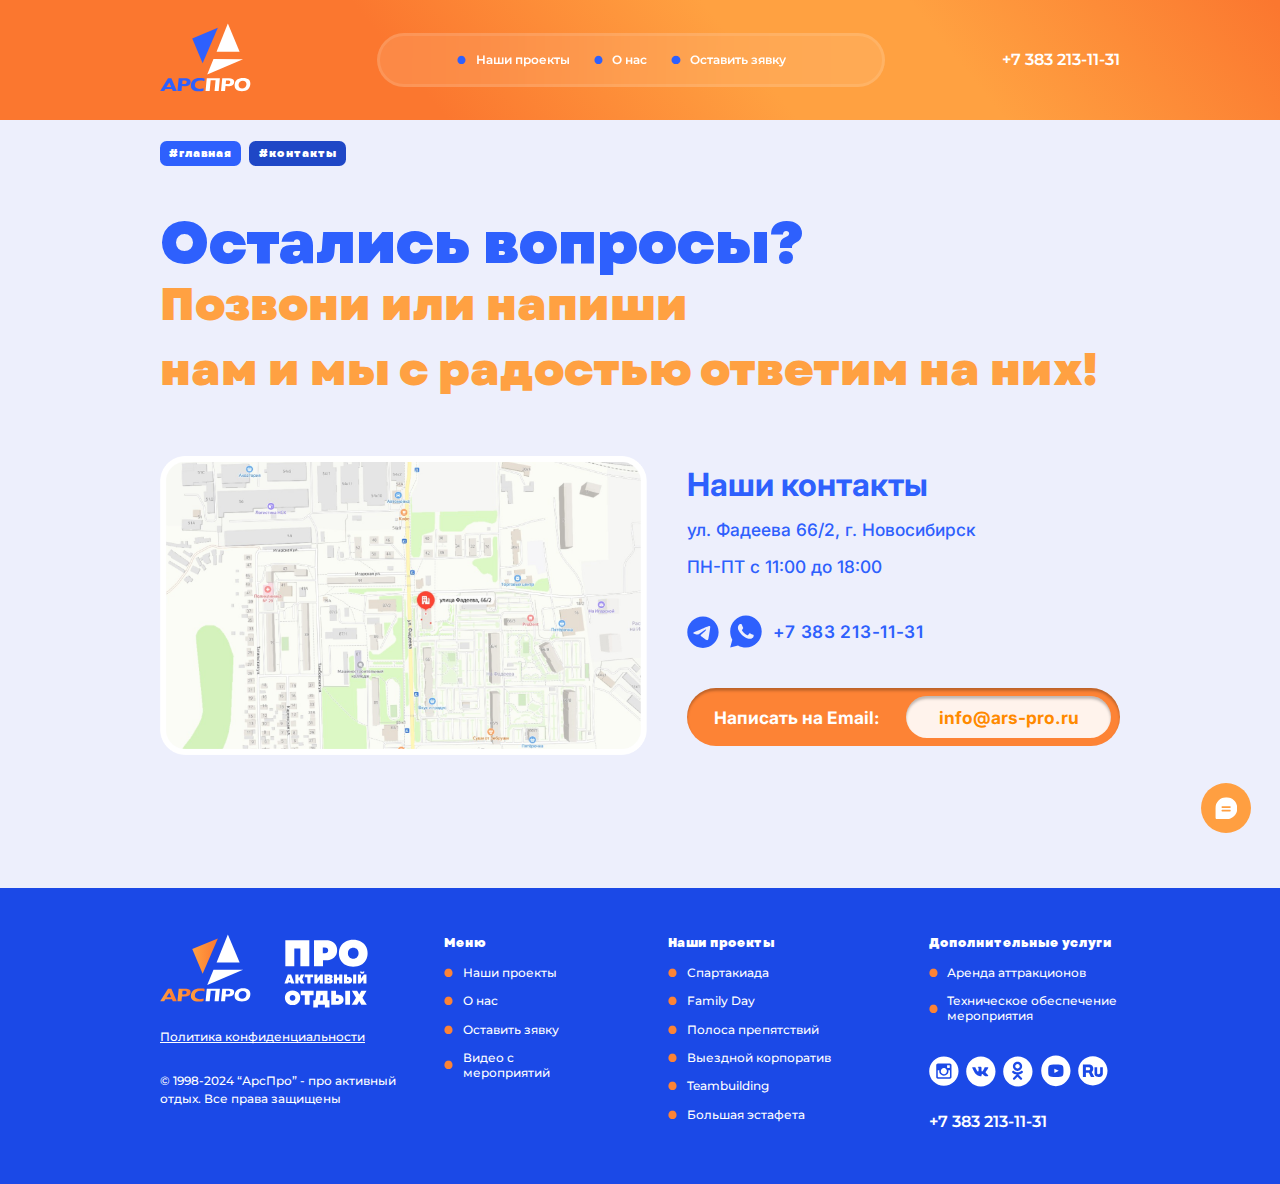
<file: contacts.html>
<!DOCTYPE html>
<html lang="ru">

<head>
    <meta charset="UTF-8">
    <meta name="viewport" content="width=device-width, initial-scale=1.0">
    <title>Eventsib</title>
    <link rel="preconnect" href="https://fonts.googleapis.com">
    <link rel="preconnect" href="https://fonts.gstatic.com" crossorigin>
    <link
        href="https://fonts.googleapis.com/css2?family=Inter:ital,opsz,wght@0,14..32,100..900;1,14..32,100..900&family=Montserrat:ital,wght@0,100..900;1,100..900&display=swap"
        rel="stylesheet">
    <link rel="stylesheet" href="assets/fonts/stylesheet.css">
    <link rel="stylesheet" href="assets/css/style.css">
    <script src="https://code.jquery.com/jquery-3.7.1.min.js"></script>
</head>

<body>
    <header class="" id="header">
        <div class="container">
            <div class="header__wrap">
                <a href="" class="header__logo">
                    <img src="assets/images/logo.svg" alt="">
                </a>
                <nav>
                    <ul>
                        <li class="haschildren">
                            <a href="">
                                Наши проекты
                            </a>
                            <div class="submenu">
                                <div class="submenu__container">
                                    <ul>
                                        <li>
                                            <a href="">
                                                Спартакиада
                                            </a>
                                        </li>
                                        <li>
                                            <a href="">
                                                Family day
                                            </a>
                                        </li>
                                        <li>
                                            <a href="">
                                                Полоса препядствий
                                            </a>
                                        </li>
                                        <li>
                                            <a href="">
                                                Выездной корпоратив
                                            </a>
                                        </li>
                                        <li>
                                            <a href="">
                                                Teambuilding
                                            </a>
                                        </li>
                                        <li>
                                            <a href="">
                                                Большая эстафета
                                            </a>
                                        </li>
                                    </ul>
                                </div>
                            </div>
                        </li>
                        <li>
                            <a href="">
                                О нас
                            </a>
                        </li>
                        <li>
                            <a href="">
                                Оставить зявку
                            </a>
                        </li>
                    </ul>
                </nav>
                <a href="" class="header__tel">
                    +7 383 213-11-31
                </a>
                <button class="header__mobile__btn">
                    <svg width="42" height="24" viewBox="0 0 42 24" fill="none" xmlns="http://www.w3.org/2000/svg">
                        <rect width="42" height="4" rx="2" fill="white" />
                        <rect y="10" width="42" height="4" rx="2" fill="white" />
                        <rect y="20" width="42" height="4" rx="2" fill="white" />
                    </svg>
                </button>
            </div>
        </div>
    </header>
    <div class="breadcrumbs">
        <div class="container">
            <ul>
                <li class="link">
                    <a href="">#главная</a>
                </li>
                <li>
                    #контакты
                </li>
            </ul>
        </div>
    </div>

    <section class="contact-page">
        <div class="container">
            <div class="contact-page__wrap">
                <div class="contact-page__title">
                    <h1>
                        Остались вопросы?
                    </h1>
                </div>
                <div class="contact-page__descr">
                    Позвони или напиши <br> нам и мы с радостью ответим на них!
                </div>
                <div class="contact-page__main">
                    <div class="contact-page__left">
                        <img src="assets/images/map2.png" alt="">
                    </div>
                    <div class="contact-page__right">
                        <div class="contact-page__subtitle">
                            Наши контакты
                        </div>
                        <div class="contact-page__address">
                            ул. Фадеева 66/2, г. Новосибирск
                        </div>
                        <div class="contact-page__time">
                            ПН-ПТ с 11:00 до 18:00
                        </div>
                        <a href="" class="contact-page__tel">
                            <svg width="48" height="48" viewBox="0 0 48 48" fill="none"
                                xmlns="http://www.w3.org/2000/svg">
                                <path
                                    d="M23.9199 0.888672C10.9479 0.888672 0.419922 11.4167 0.419922 24.3887C0.419922 37.3607 10.9479 47.8887 23.9199 47.8887C36.8919 47.8887 47.4199 37.3607 47.4199 24.3887C47.4199 11.4167 36.8919 0.888672 23.9199 0.888672ZM34.8239 16.8687C34.4714 20.5817 32.9439 29.6057 32.1684 33.7652C31.8394 35.5277 31.1814 36.1152 30.5704 36.1857C29.2074 36.3032 28.1734 35.2927 26.8574 34.4232C24.7894 33.0602 23.6144 32.2142 21.6169 30.8982C19.2904 29.3707 20.7944 28.5247 22.1339 27.1617C22.4864 26.8092 28.5024 21.3337 28.6199 20.8402C28.6362 20.7654 28.6341 20.6878 28.6136 20.6141C28.5931 20.5404 28.555 20.4728 28.5024 20.4172C28.3614 20.2997 28.1734 20.3467 28.0089 20.3702C27.7974 20.4172 24.5074 22.6027 18.0919 26.9267C17.1519 27.5612 16.3059 27.8902 15.5539 27.8667C14.7079 27.8432 13.1099 27.3967 11.9114 26.9972C10.4309 26.5272 9.27942 26.2687 9.37342 25.4462C9.42042 25.0232 10.0079 24.6002 11.1124 24.1537C17.9744 21.1692 22.5334 19.1952 24.8129 18.2552C31.3459 15.5292 32.6854 15.0592 33.5784 15.0592C33.7664 15.0592 34.2129 15.1062 34.4949 15.3412C34.7299 15.5292 34.8004 15.7877 34.8239 15.9757C34.8004 16.1167 34.8474 16.5397 34.8239 16.8687Z"
                                    fill="#2E60FD" />
                            </svg>
                            <svg width="49" height="50" viewBox="0 0 49 50" fill="none"
                                xmlns="http://www.w3.org/2000/svg">
                                <path
                                    d="M24.4226 0.804688C37.7698 0.804688 48.5892 11.8106 48.5892 25.388C48.5892 38.9654 37.7698 49.9714 24.4226 49.9714C20.1518 49.9784 15.9561 48.8286 12.2667 46.6403L0.26556 49.9714L3.53289 37.7584C1.37987 34.0042 0.248758 29.7344 0.255893 25.388C0.255893 11.8106 11.0753 0.804688 24.4226 0.804688ZM16.1866 13.8339L15.7032 13.8535C15.3903 13.8729 15.0845 13.9565 14.8042 14.0994C14.5421 14.2504 14.3028 14.4392 14.0937 14.6599C13.8037 14.9376 13.6394 15.1786 13.463 15.4121C12.5691 16.5943 12.0878 18.0457 12.0951 19.5372C12.1 20.7418 12.4093 21.9144 12.8926 23.0108C13.8811 25.2282 15.5075 27.5759 17.6535 29.7516C18.1706 30.2752 18.6781 30.8013 19.2243 31.2905C21.8908 33.6787 25.0684 35.4009 28.5043 36.3202L29.877 36.5341C30.3241 36.5587 30.7711 36.5243 31.2206 36.5021C31.9245 36.4652 32.6117 36.2713 33.2337 35.9343C33.5502 35.7684 33.859 35.588 34.1593 35.3934C34.1593 35.3934 34.2632 35.3246 34.4614 35.1722C34.7876 34.9264 34.9882 34.7518 35.2589 34.4642C35.4595 34.2528 35.6335 34.0045 35.7664 33.7218C35.9549 33.3211 36.1434 32.5565 36.2207 31.9198C36.2787 31.4331 36.2618 31.1676 36.2546 31.0029C36.2449 30.7398 36.0298 30.4669 35.7954 30.3514L34.3889 29.7098C34.3889 29.7098 32.2864 28.7781 31.0007 28.1831C30.8662 28.1234 30.722 28.0892 30.5754 28.0824C30.41 28.0651 30.243 28.084 30.0854 28.1379C29.9278 28.1917 29.7834 28.2792 29.6619 28.3946C29.6498 28.3896 29.4879 28.5298 27.7406 30.6833C27.6404 30.8204 27.5022 30.924 27.3438 30.9809C27.1854 31.0378 27.014 31.0454 26.8513 31.0029C26.6939 30.9599 26.5396 30.9057 26.3897 30.8406C26.0901 30.7128 25.9861 30.6636 25.7807 30.5751C24.3937 29.9594 23.1096 29.1275 21.9745 28.1094C21.67 27.839 21.3872 27.544 21.0972 27.2588C20.1465 26.3326 19.3179 25.2848 18.6322 24.1416L18.4896 23.9081C18.3872 23.7512 18.3044 23.5819 18.2431 23.4041C18.1513 23.0428 18.3906 22.7527 18.3906 22.7527C18.3906 22.7527 18.9778 22.0988 19.2509 21.7448C19.5167 21.4006 19.7415 21.0663 19.8865 20.8278C20.1716 20.3607 20.2611 19.8814 20.1112 19.5101C19.4346 17.8286 18.7337 16.1545 18.0136 14.4927C17.871 14.1633 17.4481 13.9273 17.0638 13.8806C16.9333 13.8658 16.8028 13.8511 16.6723 13.8412C16.3478 13.8248 16.0225 13.8281 15.6984 13.8511L16.1866 13.8339Z"
                                    fill="#2E60FD" />
                            </svg>
                            +7 383 213-11-31
                        </a>
                        <div class="contact-page__pochta">
                            <div class="name">
                                Написать на Email:
                            </div>
                            <a href="" class="contact-page__email">
                                info@ars-pro.ru
                            </a>
                        </div>
                    </div>
                    <div class="contact-page__pochta_mobile">
                        <div class="name">
                            Написать на Email:
                        </div>
                        <a href="" class="contact-page__email">
                            info@ars-pro.ru
                        </a>
                    </div>
                </div>
            </div>
        </div>
    </section>


    <footer>
        <div class="container">
            <div class="footer__wrap">
                <div class="footer__left">
                    <a href="" class="footer__logo">
                        <img src="assets/images/footer_logo.svg" alt="">
                    </a>
                    <a href="" class="footer__policy">
                        Политика конфиденциальности
                    </a>
                    <div class="footer__copyright">
                        © 1998-2024 “АрсПро” - про активный отдых. Все права защищены
                    </div>
                </div>
                <div class="footer__two">
                    <div class="footer__list__name">
                        Меню
                    </div>
                    <nav>
                        <ul>
                            <li>
                                <a href="">
                                    Наши проекты
                                </a>
                            </li>
                            <li>
                                <a href="">
                                    О нас
                                </a>
                            </li>
                            <li>
                                <a href="">
                                    Оставить зявку
                                </a>
                            </li>
                            <li>
                                <a href="">
                                    Видео с мероприятий
                                </a>
                            </li>
                        </ul>
                    </nav>
                </div>
                <div class="footer__three">
                    <div class="footer__list__name">
                        Наши проекты
                    </div>
                    <nav>
                        <ul>
                            <li>
                                <a href="">
                                    Спартакиада
                                </a>
                            </li>
                            <li>
                                <a href="">
                                    Family Day
                                </a>
                            </li>
                            <li>
                                <a href="">
                                    Полоса препятствий
                                </a>
                            </li>
                            <li>
                                <a href="">
                                    Выездной корпоратив
                                </a>
                            </li>
                            <li>
                                <a href="">
                                    Teambuilding
                                </a>
                            </li>
                            <li>
                                <a href="">
                                    Большая эстафета
                                </a>
                            </li>
                        </ul>
                    </nav>

                </div>
                <div class="footer__right">
                    <div class="footer__list__name">
                        Дополнительные услуги
                    </div>
                    <nav>
                        <ul>
                            <li>
                                <a href="">
                                    Аренда аттракционов
                                </a>
                            </li>
                            <li>
                                <a href="">
                                    Техническое обеспечение
                                    мероприятия
                                </a>
                            </li>
                        </ul>
                    </nav>

                    <div class="footer__socies">
                        <a href="">
                            <svg width="45" height="45" viewBox="0 0 45 45" fill="none"
                                xmlns="http://www.w3.org/2000/svg">
                                <path
                                    d="M29.1699 22.6895C29.1699 24.5128 28.4456 26.2615 27.1563 27.5508C25.867 28.8401 24.1183 29.5645 22.2949 29.5645C20.4716 29.5645 18.7229 28.8401 17.4336 27.5508C16.1442 26.2615 15.4199 24.5128 15.4199 22.6895C15.4199 22.2976 15.4612 21.9149 15.5322 21.5436H13.1283V30.7034C13.1283 31.3405 13.6439 31.8561 14.281 31.8561H30.3112C30.6165 31.8555 30.9091 31.7338 31.1248 31.5177C31.3405 31.3016 31.4616 31.0087 31.4616 30.7034V21.5436H29.0576C29.1287 21.9149 29.1699 22.2976 29.1699 22.6895ZM22.2949 27.2728C22.897 27.2726 23.4931 27.1539 24.0492 26.9234C24.6054 26.6928 25.1107 26.355 25.5363 25.9292C25.9619 25.5034 26.2995 24.9979 26.5297 24.4417C26.76 23.8854 26.8784 23.2892 26.8783 22.6872C26.8781 22.0851 26.7594 21.489 26.5288 20.9328C26.2983 20.3767 25.9605 19.8714 25.5347 19.4458C25.1089 19.0202 24.6034 18.6826 24.0471 18.4524C23.4908 18.2221 22.8947 18.1037 22.2926 18.1038C21.0767 18.1041 19.9108 18.5874 19.0512 19.4474C18.1917 20.3074 17.709 21.4736 17.7093 22.6895C17.7096 23.9053 18.1929 25.0713 19.0529 25.9308C19.9128 26.7904 21.079 27.2731 22.2949 27.2728ZM27.7949 17.877H30.5426C30.7252 17.877 30.9003 17.8046 31.0296 17.6757C31.1589 17.5469 31.2318 17.372 31.2324 17.1895V14.4417C31.2324 14.2588 31.1597 14.0833 31.0304 13.954C30.901 13.8246 30.7256 13.752 30.5426 13.752H27.7949C27.612 13.752 27.4365 13.8246 27.3072 13.954C27.1778 14.0833 27.1051 14.2588 27.1051 14.4417V17.1895C27.1074 17.5676 27.4168 17.877 27.7949 17.877ZM22.2949 0.689453C16.4602 0.689453 10.8644 3.0073 6.73857 7.1331C2.61277 11.2589 0.294922 16.8547 0.294922 22.6895C0.294922 28.5242 2.61277 34.12 6.73857 38.2458C10.8644 42.3716 16.4602 44.6895 22.2949 44.6895C25.184 44.6895 28.0448 44.1204 30.714 43.0148C33.3831 41.9092 35.8084 40.2887 37.8513 38.2458C39.8942 36.2029 41.5147 33.7777 42.6203 31.1085C43.7259 28.4393 44.2949 25.5785 44.2949 22.6895C44.2949 19.8004 43.7259 16.9396 42.6203 14.2704C41.5147 11.6013 39.8942 9.17599 37.8513 7.1331C35.8084 5.09021 33.3831 3.46971 30.714 2.3641C28.0448 1.2585 25.184 0.689453 22.2949 0.689453ZM33.7533 31.6017C33.7533 33.002 32.6074 34.1478 31.2072 34.1478H13.3826C11.9824 34.1478 10.8366 33.002 10.8366 31.6017V13.7772C10.8366 12.377 11.9824 11.2311 13.3826 11.2311H31.2072C32.6074 11.2311 33.7533 12.377 33.7533 13.7772V31.6017Z"
                                    fill="white" />
                            </svg>
                        </a>
                        <a href="">
                            <svg width="44" height="45" viewBox="0 0 44 45" fill="none"
                                xmlns="http://www.w3.org/2000/svg">
                                <path
                                    d="M21.7949 0.689453C9.92065 0.689453 0.294922 10.539 0.294922 22.6895C0.294922 34.8399 9.92065 44.6895 21.7949 44.6895C33.6692 44.6895 43.2949 34.8399 43.2949 22.6895C43.2949 10.539 33.6692 0.689453 21.7949 0.689453ZM30.0635 25.5105C30.0635 25.5105 31.9649 27.4309 32.4329 28.3224C32.4464 28.3407 32.4531 28.359 32.4576 28.3682C32.6479 28.6959 32.6927 28.9503 32.5987 29.1405C32.4419 29.4567 31.9044 29.6126 31.7208 29.6263H28.3614C28.1285 29.6263 27.6402 29.5645 27.049 29.1474C26.5943 28.822 26.1464 28.288 25.7097 27.7678C25.058 26.9932 24.4936 26.324 23.9248 26.324C23.8525 26.3239 23.7807 26.3355 23.712 26.3584C23.282 26.5005 22.7311 27.1284 22.7311 28.8013C22.7311 29.3238 22.3279 29.624 22.0435 29.624H20.5049C19.9809 29.624 17.2508 29.4361 14.8321 26.8259C11.8713 23.629 9.20622 17.217 9.18383 17.1574C9.01586 16.7426 9.36299 16.5203 9.74148 16.5203H13.1345C13.5868 16.5203 13.7347 16.8022 13.8377 17.052C13.9586 17.343 14.4021 18.5003 15.1299 19.802C16.3102 21.924 17.0336 22.7857 17.6136 22.7857C17.7224 22.7844 17.8292 22.7561 17.9249 22.7032C18.6819 22.2724 18.5408 19.5109 18.5072 18.938C18.5072 18.8303 18.505 17.7028 18.1175 17.162C17.8398 16.7701 17.3673 16.6211 17.0806 16.5661C17.1966 16.4023 17.3495 16.2695 17.5263 16.1788C18.0459 15.913 18.982 15.874 19.9114 15.874H20.4288C21.4366 15.8878 21.6964 15.9542 22.0614 16.0482C22.8005 16.2292 22.8162 16.7174 22.7512 18.388C22.7311 18.8624 22.7109 19.3986 22.7109 20.0311C22.7109 20.1686 22.7042 20.3153 22.7042 20.4711C22.6818 21.3213 22.6549 22.2861 23.2417 22.6826C23.3182 22.7317 23.4067 22.7579 23.497 22.7582C23.7008 22.7582 24.3145 22.7582 25.9762 19.8409C26.4887 18.9019 26.9341 17.9262 27.3088 16.9213C27.3424 16.8617 27.4409 16.6784 27.5574 16.6074C27.6433 16.5625 27.7386 16.5397 27.8351 16.5409H31.8238C32.2583 16.5409 32.5561 16.6074 32.6121 16.7792C32.7107 17.052 32.5942 17.8838 30.7734 20.407L29.9604 21.5047C28.3099 23.7184 28.3099 23.8307 30.0635 25.5105Z"
                                    fill="white" />
                            </svg>
                        </a>
                        <a href="">
                            <svg width="44" height="45" viewBox="0 0 44 45" fill="none"
                                xmlns="http://www.w3.org/2000/svg">
                                <path fill-rule="evenodd" clip-rule="evenodd"
                                    d="M21.7949 44.6895C33.669 44.6895 43.2949 34.8397 43.2949 22.6895C43.2949 10.5392 33.669 0.689453 21.7949 0.689453C9.9208 0.689453 0.294922 10.5392 0.294922 22.6895C0.294922 34.8397 9.9208 44.6895 21.7949 44.6895ZM26.2417 22.3574C27.6417 21.2774 28.695 21.9174 29.0683 22.6774C29.735 24.0108 28.9883 24.6641 27.295 25.7441C25.855 26.6641 23.895 27.0241 22.6283 27.1441L23.6817 28.2241L27.655 32.1974C28.2683 32.8108 28.2683 33.7841 27.655 34.3574L27.4817 34.5708C26.8683 35.1708 25.895 35.1708 25.295 34.5708C24.2817 33.5574 22.8283 32.1041 21.295 30.5974L17.335 34.5708C16.735 35.1708 15.7483 35.1708 15.1483 34.5708L14.9617 34.3574C14.3617 33.7841 14.3617 32.8108 14.9617 32.1974C15.9414 31.2046 17.369 29.7895 18.8559 28.3157L18.9483 28.2241L20.015 27.1574C18.735 27.0241 16.7483 26.6774 15.295 25.7441C13.6017 24.6641 12.855 24.0108 13.5217 22.6774C13.895 21.9174 14.9483 21.2774 16.3483 22.3574C18.255 23.8774 21.295 23.8774 21.295 23.8774C21.295 23.8774 24.335 23.8774 26.2417 22.3574ZM24.6283 15.1041C24.6283 13.2774 23.135 11.7841 21.295 11.7841C19.455 11.7841 17.9617 13.2774 17.9617 15.1041C17.9617 16.9441 19.455 18.4241 21.295 18.4241C23.135 18.4241 24.6283 16.9441 24.6283 15.1041ZM28.0417 15.1041C28.0417 18.8374 25.0283 21.8508 21.295 21.8508C17.5617 21.8508 14.5483 18.8374 14.5483 15.1041C14.5483 13.3148 15.2591 11.5987 16.5244 10.3335C17.7896 9.06823 19.5057 8.35742 21.295 8.35742C23.0843 8.35742 24.8004 9.06823 26.0656 10.3335C27.3308 11.5987 28.0417 13.3148 28.0417 15.1041Z"
                                    fill="white" />
                            </svg>
                        </a>
                        <a href="">
                            <svg width="43" height="45" viewBox="0 0 43 45" fill="none"
                                xmlns="http://www.w3.org/2000/svg">
                                <path
                                    d="M24.8015 22.3067L19.8884 19.9051C19.4596 19.6965 19.1074 19.9303 19.1074 20.4276V24.9513C19.1074 25.4486 19.4596 25.6824 19.8884 25.4738L24.7993 23.0722C25.2302 22.8613 25.2302 22.5176 24.8015 22.3067ZM21.2949 0.689453C9.6968 0.689453 0.294922 10.539 0.294922 22.6895C0.294922 34.8399 9.6968 44.6895 21.2949 44.6895C32.893 44.6895 42.2949 34.8399 42.2949 22.6895C42.2949 10.539 32.893 0.689453 21.2949 0.689453ZM21.2949 31.627C10.5455 31.627 10.3574 30.6117 10.3574 22.6895C10.3574 14.7672 10.5455 13.752 21.2949 13.752C32.0443 13.752 32.2324 14.7672 32.2324 22.6895C32.2324 30.6117 32.0443 31.627 21.2949 31.627Z"
                                    fill="white" />
                            </svg>
                        </a>
                        <a href="">
                            <svg width="44" height="44" viewBox="0 0 44 44" fill="none"
                                xmlns="http://www.w3.org/2000/svg">
                                <path fill-rule="evenodd" clip-rule="evenodd"
                                    d="M43.2949 21.6895C43.2949 33.5636 33.669 43.1895 21.7949 43.1895C9.9208 43.1895 0.294922 33.5636 0.294922 21.6895C0.294922 9.81533 9.9208 0.189453 21.7949 0.189453C33.669 0.189453 43.2949 9.81533 43.2949 21.6895ZM7.17578 30.7251V12.5802H17.0331L17.12 12.6075C19.8194 13.0666 20.6395 14.1242 21.1975 14.8439C21.2509 14.9128 21.3019 14.9785 21.3519 15.0403C21.9296 15.7549 22.7736 17.7602 22.2379 20.0061C21.8097 21.8012 20.6466 23.0739 20.117 23.4872L24.065 30.7251H18.948L15.9971 24.6663H11.6021V30.7251H7.17578ZM20.1109 23.4759L20.1098 23.4731L20.1095 23.4734L20.1109 23.4759ZM15.752 16.4838H11.5654V20.902H15.752V20.9016C15.7654 20.9019 15.7787 20.902 15.7921 20.902C16.9704 20.902 17.9255 19.9129 17.9255 18.6929C17.9255 17.4728 16.9704 16.4838 15.7921 16.4838C15.7787 16.4838 15.7654 16.4839 15.752 16.4842V16.4838ZM28.1089 16.5002H24.2247V26.2692C24.1779 26.5945 24.2654 27.1177 24.5948 27.9767C25.5539 30.4776 28.9602 30.8904 30.5435 30.7841C35.0808 30.9814 36.0369 28.0526 36.2797 27.218C36.3559 26.9559 36.3911 26.7766 36.4041 26.6343H36.4141V16.5002H32.5007V24.8002C32.4947 24.8159 32.4898 24.8327 32.4859 24.8506C32.4689 24.9288 32.4533 25.0054 32.438 25.0802C32.2486 26.0072 32.1148 26.6622 30.1489 26.7324C28.8557 26.7786 28.3005 26.1307 28.1089 25.5642V16.5002Z"
                                    fill="white" />
                            </svg>
                        </a>
                    </div>
                    <a href="" class="footer__tel">
                        +7 383 213-11-31
                    </a>
                    <a href="" class="footer__policy_mobile">
                        Политика конфиденциальности
                    </a>
                    <div class="footer__copyright_mobile">
                        © 1998-2024 “АрсПро” - про активный отдых. Все права защищены
                    </div>
                </div>
            </div>
        </div>
    </footer>
    <div class="mobile__menu" id="mobile__menu">
        <div class="mobile__menu__container">
            <div class="mobile__menu__wrap">
                <button class="mobile__menu__close">
                    <svg width="25" height="24" viewBox="0 0 25 24" fill="none" xmlns="http://www.w3.org/2000/svg">
                        <path d="M20.797 20L4.797 4L20.797 20ZM20.797 4L4.797 20L20.797 4Z" fill="white" />
                        <path d="M20.797 20L4.797 4M20.797 4L4.797 20" stroke="white" stroke-width="2"
                            stroke-linecap="round" />
                    </svg>
                </button>
                <nav>
                    <ul>
                        <li>
                            <a href="">
                                Наши проекты
                            </a>
                        </li>
                        <li>
                            <a href="">
                                О нас
                            </a>
                        </li>
                        <li>
                            <a href="">
                                Оставить зявку
                            </a>
                        </li>
                    </ul>
                </nav>
                <div class="mobile__menu__socies">
                    <a href="">
                        <svg width="41" height="41" viewBox="0 0 41 41" fill="none" xmlns="http://www.w3.org/2000/svg">
                            <path
                                d="M26.6483 20.0602C26.6483 21.7228 25.9878 23.3172 24.8122 24.4929C23.6366 25.6685 22.0421 26.329 20.3795 26.329C18.7169 26.329 17.1224 25.6685 15.9468 24.4929C14.7712 23.3172 14.1107 21.7228 14.1107 20.0602C14.1107 19.7028 14.1483 19.3539 14.2131 19.0154H12.0211V27.3675C12.0211 27.9484 12.4913 28.4186 13.0722 28.4186H27.6889C27.9673 28.418 28.2341 28.307 28.4308 28.11C28.6275 27.9129 28.7379 27.6459 28.7379 27.3675V19.0154H26.5459C26.6107 19.3539 26.6483 19.7028 26.6483 20.0602ZM20.3795 24.2394C20.9285 24.2392 21.472 24.131 21.9791 23.9208C22.4862 23.7106 22.947 23.4025 23.3351 23.0143C23.7231 22.626 24.0309 22.1651 24.2409 21.6579C24.4508 21.1506 24.5588 20.607 24.5587 20.0581C24.5586 19.5091 24.4503 18.9656 24.2401 18.4584C24.0299 17.9513 23.7219 17.4906 23.3336 17.1025C22.9453 16.7144 22.4844 16.4066 21.9772 16.1967C21.47 15.9867 20.9264 15.8787 20.3774 15.8789C19.2687 15.8792 18.2056 16.3198 17.4218 17.104C16.6381 17.8881 16.1979 18.9515 16.1982 20.0602C16.1985 21.1688 16.6392 22.232 17.4233 23.0157C18.2075 23.7995 19.2708 24.2396 20.3795 24.2394ZM25.3945 15.672H27.9C28.0664 15.672 28.2261 15.606 28.344 15.4885C28.4619 15.371 28.5284 15.2116 28.5289 15.0451V12.5397C28.5289 12.3729 28.4627 12.2129 28.3447 12.0949C28.2268 11.977 28.0668 11.9107 27.9 11.9107H25.3945C25.2277 11.9107 25.0677 11.977 24.9498 12.0949C24.8318 12.2129 24.7656 12.3729 24.7656 12.5397V15.0451C24.7677 15.3899 25.0498 15.672 25.3945 15.672ZM20.3795 0C15.0592 0 9.95683 2.11348 6.19482 5.87549C2.43281 9.6375 0.319336 14.7399 0.319336 20.0602C0.319336 25.3804 2.43281 30.4828 6.19482 34.2448C9.95683 38.0069 15.0592 40.1203 20.3795 40.1203C23.0138 40.1203 25.6224 39.6015 28.0562 38.5933C30.49 37.5852 32.7014 36.1076 34.5642 34.2448C36.4269 32.3821 37.9046 30.1707 38.9127 27.7369C39.9208 25.303 40.4397 22.6945 40.4397 20.0602C40.4397 17.4258 39.9208 14.8173 38.9127 12.3835C37.9046 9.94966 36.4269 7.73824 34.5642 5.87549C32.7014 4.01273 30.49 2.53511 28.0562 1.52699C25.6224 0.518872 23.0138 0 20.3795 0ZM30.8275 28.1866C30.8275 29.4634 29.7827 30.5082 28.506 30.5082H12.253C10.9763 30.5082 9.9315 29.4634 9.9315 28.1866V11.9337C9.9315 10.657 10.9763 9.61216 12.253 9.61216H28.506C29.7827 9.61216 30.8275 10.657 30.8275 11.9337V28.1866Z"
                                fill="white" />
                        </svg>
                    </a>
                    <a href="">
                        <svg width="40" height="41" viewBox="0 0 40 41" fill="none" xmlns="http://www.w3.org/2000/svg">
                            <path
                                d="M20.0439 0C9.21668 0 0.439697 8.9811 0.439697 20.0602C0.439697 31.1392 9.21668 40.1203 20.0439 40.1203C30.8712 40.1203 39.6482 31.1392 39.6482 20.0602C39.6482 8.9811 30.8712 0 20.0439 0ZM27.5834 22.6325C27.5834 22.6325 29.3172 24.3835 29.744 25.1964C29.7562 25.2131 29.7623 25.2298 29.7664 25.2382C29.94 25.537 29.9809 25.769 29.8951 25.9424C29.7521 26.2308 29.262 26.3728 29.0946 26.3854H26.0314C25.819 26.3854 25.3739 26.329 24.8347 25.9487C24.4202 25.6519 24.0118 25.1651 23.6136 24.6907C23.0193 23.9844 22.5047 23.3743 21.986 23.3743C21.9201 23.3742 21.8546 23.3847 21.792 23.4056C21.3999 23.5352 20.8976 24.1077 20.8976 25.6331C20.8976 26.1096 20.53 26.3833 20.2706 26.3833H18.8677C18.3898 26.3833 15.9005 26.2119 13.695 23.8319C10.9954 20.9169 8.56525 15.0702 8.54483 15.0159C8.39167 14.6377 8.7082 14.435 9.05332 14.435H12.1471C12.5596 14.435 12.6944 14.692 12.7883 14.9197C12.8986 15.1851 13.3029 16.2404 13.9666 17.4273C15.0428 19.3622 15.7024 20.1479 16.2313 20.1479C16.3305 20.1467 16.4279 20.1209 16.5152 20.0727C17.2054 19.6799 17.0768 17.1619 17.0461 16.6395C17.0461 16.5413 17.0441 15.5132 16.6908 15.02C16.4376 14.6627 16.0067 14.5269 15.7453 14.4768C15.8511 14.3274 15.9905 14.2062 16.1517 14.1236C16.6255 13.8812 17.4791 13.8457 18.3265 13.8457H18.7983C19.7172 13.8582 19.9541 13.9188 20.287 14.0045C20.9609 14.1696 20.9752 14.6147 20.9159 16.138C20.8976 16.5705 20.8792 17.0595 20.8792 17.6362C20.8792 17.7616 20.873 17.8953 20.873 18.0374C20.8526 18.8127 20.8281 19.6924 21.3632 20.0539C21.4329 20.0987 21.5136 20.1226 21.596 20.1229C21.7818 20.1229 22.3413 20.1229 23.8566 17.4628C24.3239 16.6066 24.73 15.7169 25.0716 14.8006C25.1023 14.7463 25.1921 14.5791 25.2983 14.5144C25.3767 14.4735 25.4636 14.4527 25.5515 14.4538H29.1885C29.5847 14.4538 29.8563 14.5144 29.9073 14.6711C29.9972 14.9197 29.891 15.6783 28.2308 17.9789L27.4895 18.9798C25.9844 20.9984 25.9844 21.1008 27.5834 22.6325Z"
                                fill="white" />
                        </svg>
                    </a>
                    <a href="">
                        <svg width="40" height="41" viewBox="0 0 40 41" fill="none" xmlns="http://www.w3.org/2000/svg">
                            <path fill-rule="evenodd" clip-rule="evenodd"
                                d="M20.2524 40.1203C31.0796 40.1203 39.8567 31.1391 39.8567 20.0602C39.8567 8.98124 31.0796 0 20.2524 0C9.42532 0 0.648193 8.98124 0.648193 20.0602C0.648193 31.1391 9.42532 40.1203 20.2524 40.1203ZM24.3071 19.7574C25.5836 18.7726 26.5441 19.3562 26.8845 20.0492C27.4924 21.265 26.8116 21.8607 25.2675 22.8455C23.9545 23.6843 22.1673 24.0126 21.0124 24.122L21.9728 25.1068L25.5958 28.7298C26.1551 29.289 26.1551 30.1765 25.5958 30.6993L25.4378 30.8938C24.8785 31.4409 23.991 31.4409 23.4439 30.8938C22.5199 29.9699 21.1947 28.6447 19.7966 27.2709L16.1858 30.8938C15.6387 31.4409 14.739 31.4409 14.1919 30.8938L14.0217 30.6993C13.4746 30.1765 13.4746 29.289 14.0217 28.7298C14.9151 27.8245 16.2169 26.5341 17.5728 25.1901L17.6568 25.1068L18.6295 24.1342C17.4623 24.0126 15.6508 23.6965 14.3256 22.8455C12.7816 21.8607 12.1008 21.265 12.7087 20.0492C13.0491 19.3562 14.0095 18.7726 15.2861 19.7574C17.0246 21.1434 19.7966 21.1434 19.7966 21.1434C19.7966 21.1434 22.5685 21.1434 24.3071 19.7574ZM22.836 13.1436C22.836 11.478 21.4744 10.1164 19.7966 10.1164C18.1188 10.1164 16.7572 11.478 16.7572 13.1436C16.7572 14.8214 18.1188 16.1709 19.7966 16.1709C21.4744 16.1709 22.836 14.8214 22.836 13.1436ZM25.9484 13.1436C25.9484 16.5478 23.2007 19.2954 19.7966 19.2954C16.3924 19.2954 13.6448 16.5478 13.6448 13.1436C13.6448 11.5121 14.2929 9.94735 15.4466 8.79367C16.6003 7.63998 18.165 6.99185 19.7966 6.99185C21.4281 6.99185 22.9929 7.63998 24.1466 8.79367C25.3002 9.94735 25.9484 11.5121 25.9484 13.1436Z"
                                fill="white" />
                        </svg>
                    </a>
                    <a href="">
                        <svg width="40" height="41" viewBox="0 0 40 41" fill="none" xmlns="http://www.w3.org/2000/svg">
                            <path
                                d="M23.2024 19.7112L18.7225 17.5213C18.3315 17.3311 18.0104 17.5443 18.0104 17.9977V22.1226C18.0104 22.576 18.3315 22.7892 18.7225 22.599L23.2004 20.4091C23.5933 20.2169 23.5933 19.9034 23.2024 19.7112ZM20.005 0C9.42956 0 0.856689 8.9811 0.856689 20.0602C0.856689 31.1392 9.42956 40.1203 20.005 40.1203C30.5805 40.1203 39.1534 31.1392 39.1534 20.0602C39.1534 8.9811 30.5805 0 20.005 0ZM20.005 28.2096C10.2035 28.2096 10.0319 27.2839 10.0319 20.0602C10.0319 12.8364 10.2035 11.9107 20.005 11.9107C29.8066 11.9107 29.9781 12.8364 29.9781 20.0602C29.9781 27.2839 29.8066 28.2096 20.005 28.2096Z"
                                fill="white" />
                        </svg>
                    </a>
                    <a href="">
                        <svg width="40" height="41" viewBox="0 0 40 41" fill="none" xmlns="http://www.w3.org/2000/svg">
                            <path
                                d="M23.2024 19.7112L18.7225 17.5213C18.3315 17.3311 18.0104 17.5443 18.0104 17.9977V22.1226C18.0104 22.576 18.3315 22.7892 18.7225 22.599L23.2004 20.4091C23.5933 20.2169 23.5933 19.9034 23.2024 19.7112ZM20.005 0C9.42956 0 0.856689 8.9811 0.856689 20.0602C0.856689 31.1392 9.42956 40.1203 20.005 40.1203C30.5805 40.1203 39.1534 31.1392 39.1534 20.0602C39.1534 8.9811 30.5805 0 20.005 0ZM20.005 28.2096C10.2035 28.2096 10.0319 27.2839 10.0319 20.0602C10.0319 12.8364 10.2035 11.9107 20.005 11.9107C29.8066 11.9107 29.9781 12.8364 29.9781 20.0602C29.9781 27.2839 29.8066 28.2096 20.005 28.2096Z"
                                fill="white" />
                        </svg>
                    </a>
                </div>
                <a href="" class="mobile__menu__tel">
                    +7 383 213-11-31
                </a>
                <button class="mobile__menu__feedback feedback_popup__open">
                    Оставить заявку
                </button>
            </div>
        </div>
    </div>
    <div class="gallery_popup">
        <div class="gallery_popup__container">
            <div class="gallery_popup__wrap">
                <button class="gallery_popup__close">
                    <svg width="35" height="34" viewBox="0 0 35 34" fill="none" xmlns="http://www.w3.org/2000/svg">
                        <path
                            d="M32.0687 31.8494L2.73535 2.51611L32.0687 31.8494ZM32.0687 2.51611L17.402 17.1828L2.73535 31.8494"
                            fill="#2E60FD" />
                        <path d="M32.0687 31.8494L2.73535 2.51611M32.0687 2.51611L17.402 17.1828L2.73535 31.8494"
                            stroke="white" stroke-width="4" stroke-linecap="round" />
                    </svg>
                </button>
                <div class="swiper gallery_popup__swiper">
                    <div class="swiper-wrapper">
                        <div class="swiper-slide">
                            <img src="assets/images/gallery-popup.png" alt="">
                        </div>
                        <div class="swiper-slide">
                            <img src="assets/images/gallery-popup.png" alt="">
                        </div>
                        <div class="swiper-slide">
                            <img src="assets/images/gallery-popup.png" alt="">
                        </div>
                    </div>
                    <button class="gallery_popup__swiper__prev">
                        <svg width="76" height="75" viewBox="0 0 76 75" fill="none" xmlns="http://www.w3.org/2000/svg">
                            <circle cx="38.0542" cy="37.3838" r="37.3838" transform="rotate(-90 38.0542 37.3838)"
                                fill="#FF9F41" fill-opacity="0.7" />
                            <path
                                d="M32.7067 37.3839L45.7976 23.9308C45.9054 23.8223 45.9906 23.6936 46.0483 23.5521C46.106 23.4105 46.135 23.2589 46.1338 23.106C46.1325 22.9532 46.1009 22.8021 46.0409 22.6615C45.9808 22.5209 45.8935 22.3936 45.7839 22.287C45.6744 22.1804 45.5447 22.0966 45.4026 22.0404C45.2604 21.9842 45.1085 21.9568 44.9556 21.9597C44.8028 21.9626 44.652 21.9958 44.5121 22.0573C44.3722 22.1189 44.2458 22.2076 44.1404 22.3183L30.2665 36.5777C30.0565 36.7935 29.939 37.0827 29.939 37.3839C29.939 37.685 30.0565 37.9743 30.2665 38.1901L44.1404 52.4495C44.2458 52.5602 44.3722 52.6489 44.5121 52.7104C44.652 52.772 44.8028 52.8052 44.9556 52.8081C45.1085 52.811 45.2604 52.7836 45.4026 52.7274C45.5447 52.6712 45.6744 52.5874 45.7839 52.4808C45.8935 52.3742 45.9808 52.2469 46.0409 52.1063C46.1009 51.9657 46.1325 51.8146 46.1338 51.6617C46.135 51.5089 46.106 51.3573 46.0483 51.2157C45.9906 51.0741 45.9054 50.9454 45.7976 50.837L32.7067 37.3839Z"
                                fill="white" />
                        </svg>
                    </button>
                    <button class="gallery_popup__swiper__next">
                        <svg width="76" height="75" viewBox="0 0 76 75" fill="none" xmlns="http://www.w3.org/2000/svg">
                            <circle cx="37.3838" cy="37.3838" r="37.3838"
                                transform="matrix(4.37114e-08 -1 -1 -4.37114e-08 75.6704 74.7676)" fill="#FF9F41"
                                fill-opacity="0.7" />
                            <path
                                d="M43.6341 37.3839L30.5432 23.9308C30.4355 23.8223 30.3502 23.6936 30.2925 23.5521C30.2348 23.4105 30.2058 23.2589 30.207 23.106C30.2083 22.9532 30.2399 22.8021 30.2999 22.6615C30.36 22.5209 30.4473 22.3936 30.5569 22.287C30.6665 22.1804 30.7961 22.0966 30.9382 22.0404C31.0804 21.9842 31.2323 21.9568 31.3852 21.9597C31.538 21.9626 31.6888 21.9958 31.8287 22.0573C31.9686 22.1189 32.095 22.2076 32.2004 22.3183L46.0744 36.5777C46.2844 36.7935 46.4019 37.0827 46.4019 37.3839C46.4019 37.685 46.2844 37.9743 46.0744 38.1901L32.2004 52.4495C32.095 52.5602 31.9686 52.6489 31.8287 52.7104C31.6888 52.772 31.538 52.8052 31.3852 52.8081C31.2323 52.811 31.0804 52.7836 30.9382 52.7274C30.7961 52.6712 30.6665 52.5874 30.5569 52.4808C30.4473 52.3742 30.36 52.2469 30.2999 52.1063C30.2399 51.9657 30.2083 51.8146 30.207 51.6617C30.2058 51.5089 30.2348 51.3573 30.2925 51.2157C30.3502 51.0741 30.4355 50.9454 30.5432 50.837L43.6341 37.3839Z"
                                fill="white" />
                        </svg>
                    </button>
                </div>
            </div>
        </div>
    </div>
    <div class="feedback_popup">
        <div class="feedback_popup__container">
            <div class="feedback_popup__wrap">
                <button class="feedback_popup__close">
                    <svg width="35" height="34" viewBox="0 0 35 34" fill="none" xmlns="http://www.w3.org/2000/svg">
                        <path
                            d="M32.0687 31.8494L2.73535 2.51611L32.0687 31.8494ZM32.0687 2.51611L17.402 17.1828L2.73535 31.8494"
                            fill="#2E60FD" />
                        <path d="M32.0687 31.8494L2.73535 2.51611M32.0687 2.51611L17.402 17.1828L2.73535 31.8494"
                            stroke="white" stroke-width="4" stroke-linecap="round" />
                    </svg>
                </button>
                <div class="feedback_popup__title">
                    <h2>
                        <span>оставить</span> заявку
                    </h2>
                </div>
                <div class="feedback_popup__main">
                    <img src="assets/images/feedback_bg_right.png" class="feedback_popup__main__bg" alt="">
                    <div class="feedback_popup__form">
                        <form action="">
                            <div class="row-one">
                                <div class="form__item">
                                    <label for="">
                                        Дата
                                    </label>
                                    <input type="text" placeholder="06.10">
                                </div>
                                <div class="form__item">
                                    <label for="">
                                        Время
                                    </label>
                                    <input type="text" placeholder="14:00">
                                </div>
                                <div class="form__item">
                                    <label for="">
                                        Место
                                    </label>
                                    <input type="text" placeholder="Не определились">
                                </div>
                            </div>
                            <div class="row-two">
                                <div class="form__item">
                                    <label for="">
                                        Повод
                                    </label>
                                    <input type="text" placeholder="День рождение компании">
                                </div>
                                <div class="form__item">
                                    <label for="">
                                        Формат мероприятия
                                    </label>
                                    <input type="text" placeholder="Корпоративная спартакиада">
                                </div>
                            </div>
                            <div class="row-three">
                                <div class="form__item">
                                    <label for="">
                                        Количество участников
                                    </label>
                                    <input type="text" placeholder="100">
                                </div>
                                <div class="form__item">
                                    <label for="">
                                        Возраст участников
                                    </label>
                                    <div class="form__item__bottom">
                                        <div class="item">
                                            <label for="">от</label>
                                            <input type="text" placeholder="18">
                                        </div>
                                        <div class="item">
                                            <label for="">до</label>
                                            <input type="text" placeholder="65">
                                        </div>
                                    </div>

                                </div>
                            </div>
                            <div class="row-for">
                                <div class="form__item">
                                    <label for="">
                                        Предпологаемый бюджет
                                    </label>
                                    <input type="text" placeholder="130000">
                                </div>
                                <div class="form__item">
                                    <label for="">
                                        Контактный телефон
                                    </label>
                                    <input type="text" placeholder="+7 999 999-99-99">
                                </div>
                            </div>
                            <div class="row-five">
                                <div class="form__item">
                                    <label for="">
                                        Пожелания об обратной связи
                                    </label>
                                    <textarea name="" id="" placeholder="Позвонить/ написать (WhatsApp, Telegram)">

                                    </textarea>
                                </div>
                            </div>
                            <div class="form__btn">
                                <button>
                                    Отправить заявку
                                </button>
                                <div class="policy">
                                    Нажимая на кнопку, вы даёте согласия на обработку <a href="">персональных данных</a>
                                </div>
                            </div>
                        </form>
                    </div>
                </div>
            </div>
        </div>
    </div>
    <div class="thanks_popup">
        <div class="thanks_popup__container">
            <div class="thanks_popup__wrap">
                <button class="thanks_popup__close">
                    <svg width="35" height="34" viewBox="0 0 35 34" fill="none" xmlns="http://www.w3.org/2000/svg">
                        <path
                            d="M32.0687 31.8494L2.73535 2.51611L32.0687 31.8494ZM32.0687 2.51611L17.402 17.1828L2.73535 31.8494"
                            fill="#2E60FD" />
                        <path d="M32.0687 31.8494L2.73535 2.51611M32.0687 2.51611L17.402 17.1828L2.73535 31.8494"
                            stroke="white" stroke-width="4" stroke-linecap="round" />
                    </svg>
                </button>
                <div class="thanks_popup__title">
                    <h2>
                        спасибо
                    </h2>
                </div>
                <div class="thanks_popup__descr">
                    Мы свяжемся с вами в ближайшее время.
                </div>
                <div class="thanks_popup__text">
                    Следите за нами в социальных сетях
                </div>
                <div class="thanks_popup__socies">
                    <a href="">
                        <svg width="45" height="45" viewBox="0 0 45 45" fill="none" xmlns="http://www.w3.org/2000/svg">
                            <path
                                d="M29.7051 22.2949C29.7051 24.1183 28.9807 25.867 27.6914 27.1563C26.4021 28.4456 24.6534 29.1699 22.8301 29.1699C21.0067 29.1699 19.258 28.4456 17.9687 27.1563C16.6794 25.867 15.9551 24.1183 15.9551 22.2949C15.9551 21.903 15.9963 21.5203 16.0674 21.1491H13.6634V30.3089C13.6634 30.946 14.179 31.4616 14.8161 31.4616H30.8463C31.1516 31.461 31.4443 31.3393 31.6599 31.1232C31.8756 30.907 31.9967 30.6142 31.9967 30.3089V21.1491H29.5928C29.6638 21.5203 29.7051 21.903 29.7051 22.2949ZM22.8301 26.8783C23.4321 26.8781 24.0282 26.7594 24.5844 26.5288C25.1406 26.2983 25.6459 25.9605 26.0715 25.5347C26.4971 25.1089 26.8346 24.6034 27.0649 24.0471C27.2951 23.4908 27.4136 22.8947 27.4134 22.2926C27.4133 21.6906 27.2945 21.0945 27.064 20.5383C26.8335 19.9822 26.4957 19.4769 26.0698 19.0512C25.644 18.6256 25.1385 18.2881 24.5823 18.0578C24.026 17.8276 23.4298 17.7091 22.8278 17.7093C21.6119 17.7096 20.4459 18.1929 19.5864 19.0529C18.7269 19.9128 18.2441 21.079 18.2445 22.2949C18.2448 23.5108 18.7281 24.6768 19.588 25.5363C20.448 26.3958 21.6142 26.8786 22.8301 26.8783ZM28.3301 17.4824H31.0778C31.2603 17.4824 31.4354 17.4101 31.5647 17.2812C31.694 17.1523 31.767 16.9775 31.7676 16.7949V14.0472C31.7676 13.8643 31.6949 13.6888 31.5655 13.5595C31.4362 13.4301 31.2607 13.3574 31.0778 13.3574H28.3301C28.1471 13.3574 27.9717 13.4301 27.8423 13.5595C27.713 13.6888 27.6403 13.8643 27.6403 14.0472V16.7949C27.6426 17.173 27.952 17.4824 28.3301 17.4824ZM22.8301 0.294922C16.9953 0.294922 11.3995 2.61277 7.27373 6.73857C3.14793 10.8644 0.830078 16.4602 0.830078 22.2949C0.830078 28.1297 3.14793 33.7255 7.27373 37.8513C11.3995 41.9771 16.9953 44.2949 22.8301 44.2949C25.7192 44.2949 28.58 43.7259 31.2491 42.6203C33.9183 41.5147 36.3435 39.8942 38.3864 37.8513C40.4293 35.8084 42.0498 33.3831 43.1554 30.714C44.261 28.0448 44.8301 25.184 44.8301 22.2949C44.8301 19.4058 44.261 16.545 43.1554 13.8759C42.0498 11.2067 40.4293 8.78146 38.3864 6.73857C36.3435 4.69568 33.9183 3.07518 31.2491 1.96957C28.58 0.863969 25.7192 0.294922 22.8301 0.294922ZM34.2884 31.2072C34.2884 32.6074 33.1426 33.7533 31.7424 33.7533H13.9178C12.5176 33.7533 11.3717 32.6074 11.3717 31.2072V13.3826C11.3717 11.9824 12.5176 10.8366 13.9178 10.8366H31.7424C33.1426 10.8366 34.2884 11.9824 34.2884 13.3826V31.2072Z"
                                fill="white" />
                        </svg>
                    </a>
                    <a href="">
                        <svg width="44" height="45" viewBox="0 0 44 45" fill="none" xmlns="http://www.w3.org/2000/svg">
                            <path
                                d="M22.3301 0.294922C10.4558 0.294922 0.830078 10.1445 0.830078 22.2949C0.830078 34.4453 10.4558 44.2949 22.3301 44.2949C34.2043 44.2949 43.8301 34.4453 43.8301 22.2949C43.8301 10.1445 34.2043 0.294922 22.3301 0.294922ZM30.5986 25.116C30.5986 25.116 32.5 27.0364 32.9681 27.9278C32.9815 27.9462 32.9883 27.9645 32.9927 27.9737C33.1831 28.3014 33.2279 28.5558 33.1338 28.746C32.9771 29.0622 32.4396 29.218 32.2559 29.2318H28.8965C28.6636 29.2318 28.1754 29.1699 27.5841 28.7528C27.1295 28.4274 26.6816 27.8935 26.2449 27.3733C25.5932 26.5987 25.0288 25.9295 24.4599 25.9295C24.3877 25.9294 24.3159 25.941 24.2472 25.9639C23.8172 26.106 23.2662 26.7339 23.2662 28.4068C23.2662 28.9293 22.8631 29.2295 22.5787 29.2295H21.0401C20.516 29.2295 17.786 29.0416 15.3672 26.4314C12.4065 23.2345 9.74138 16.8224 9.71898 16.7628C9.55101 16.348 9.89815 16.1258 10.2766 16.1258H13.6696C14.122 16.1258 14.2698 16.4076 14.3728 16.6574C14.4938 16.9485 14.9372 18.1058 15.6651 19.4074C16.8453 21.5295 17.5687 22.3912 18.1488 22.3912C18.2575 22.3899 18.3644 22.3615 18.4601 22.3087C19.2171 21.8778 19.076 19.1164 19.0424 18.5435C19.0424 18.4358 19.0401 17.3083 18.6527 16.7674C18.375 16.3755 17.9024 16.2266 17.6158 16.1716C17.7318 16.0078 17.8846 15.8749 18.0614 15.7843C18.581 15.5185 19.5172 15.4795 20.4466 15.4795H20.9639C21.9717 15.4933 22.2315 15.5597 22.5966 15.6537C23.3357 15.8347 23.3513 16.3228 23.2864 17.9935C23.2662 18.4678 23.2461 19.0041 23.2461 19.6366C23.2461 19.7741 23.2393 19.9208 23.2393 20.0766C23.217 20.9268 23.1901 21.8916 23.7768 22.288C23.8534 22.3372 23.9418 22.3633 24.0322 22.3637C24.236 22.3637 24.8496 22.3637 26.5114 19.4464C27.0239 18.5074 27.4692 17.5316 27.8439 16.5268C27.8775 16.4672 27.9761 16.2839 28.0925 16.2128C28.1785 16.168 28.2738 16.1452 28.3702 16.1464H32.3589C32.7934 16.1464 33.0913 16.2128 33.1473 16.3847C33.2458 16.6574 33.1293 17.4893 31.3086 20.0124L30.4956 21.1101C28.845 23.3239 28.845 23.4362 30.5986 25.116Z"
                                fill="white" />
                        </svg>
                    </a>
                    <a href="">
                        <svg width="44" height="45" viewBox="0 0 44 45" fill="none" xmlns="http://www.w3.org/2000/svg">
                            <path fill-rule="evenodd" clip-rule="evenodd"
                                d="M22.3301 44.2949C34.2042 44.2949 43.8301 34.4452 43.8301 22.2949C43.8301 10.1447 34.2042 0.294922 22.3301 0.294922C10.456 0.294922 0.830078 10.1447 0.830078 22.2949C0.830078 34.4452 10.456 44.2949 22.3301 44.2949ZM26.7768 21.9629C28.1768 20.8829 29.2301 21.5229 29.6035 22.2829C30.2701 23.6162 29.5235 24.2696 27.8301 25.3496C26.3901 26.2696 24.4301 26.6296 23.1635 26.7496L24.2168 27.8296L28.1901 31.8029C28.8035 32.4162 28.8035 33.3896 28.1901 33.9629L28.0168 34.1762C27.4035 34.7762 26.4301 34.7762 25.8301 34.1762C24.8168 33.1629 23.3635 31.7096 21.8301 30.2029L17.8701 34.1762C17.2701 34.7762 16.2835 34.7762 15.6835 34.1762L15.4968 33.9629C14.8968 33.3896 14.8968 32.4162 15.4968 31.8029C16.4765 30.8101 17.9042 29.395 19.3911 27.9212L19.4835 27.8296L20.5501 26.7629C19.2701 26.6296 17.2835 26.2829 15.8301 25.3496C14.1368 24.2696 13.3901 23.6162 14.0568 22.2829C14.4301 21.5229 15.4835 20.8829 16.8835 21.9629C18.7901 23.4829 21.8301 23.4829 21.8301 23.4829C21.8301 23.4829 24.8701 23.4829 26.7768 21.9629ZM25.1635 14.7096C25.1635 12.8829 23.6701 11.3896 21.8301 11.3896C19.9901 11.3896 18.4968 12.8829 18.4968 14.7096C18.4968 16.5496 19.9901 18.0296 21.8301 18.0296C23.6701 18.0296 25.1635 16.5496 25.1635 14.7096ZM28.5768 14.7096C28.5768 18.4429 25.5635 21.4562 21.8301 21.4562C18.0968 21.4562 15.0835 18.4429 15.0835 14.7096C15.0835 12.9202 15.7943 11.2042 17.0595 9.93894C18.3248 8.6737 20.0408 7.96289 21.8301 7.96289C23.6195 7.96289 25.3355 8.6737 26.6008 9.93894C27.866 11.2042 28.5768 12.9202 28.5768 14.7096Z"
                                fill="white" />
                        </svg>
                    </a>
                    <a href="">
                        <svg width="43" height="45" viewBox="0 0 43 45" fill="none" xmlns="http://www.w3.org/2000/svg">
                            <path
                                d="M25.3366 21.9122L20.4235 19.5105C19.9948 19.302 19.6426 19.5358 19.6426 20.033V24.5568C19.6426 25.0541 19.9948 25.2878 20.4235 25.0793L25.3345 22.6776C25.7654 22.4668 25.7654 22.123 25.3366 21.9122ZM21.8301 0.294922C10.232 0.294922 0.830078 10.1445 0.830078 22.2949C0.830078 34.4453 10.232 44.2949 21.8301 44.2949C33.4282 44.2949 42.8301 34.4453 42.8301 22.2949C42.8301 10.1445 33.4282 0.294922 21.8301 0.294922ZM21.8301 31.2324C11.0807 31.2324 10.8926 30.2172 10.8926 22.2949C10.8926 14.3726 11.0807 13.3574 21.8301 13.3574C32.5795 13.3574 32.7676 14.3726 32.7676 22.2949C32.7676 30.2172 32.5795 31.2324 21.8301 31.2324Z"
                                fill="white" />
                        </svg>
                    </a>
                    <a href="">
                        <svg width="44" height="44" viewBox="0 0 44 44" fill="none" xmlns="http://www.w3.org/2000/svg">
                            <path fill-rule="evenodd" clip-rule="evenodd"
                                d="M43.8301 22.2949C43.8301 34.169 34.2042 43.7949 22.3301 43.7949C10.456 43.7949 0.830078 34.169 0.830078 22.2949C0.830078 10.4208 10.456 0.794922 22.3301 0.794922C34.2042 0.794922 43.8301 10.4208 43.8301 22.2949ZM7.71094 31.3306V13.1856H17.5682L17.6551 13.213C20.3546 13.672 21.1747 14.7297 21.7327 15.4494C21.7861 15.5182 21.837 15.584 21.887 15.6458C22.4648 16.3604 23.3088 18.3656 22.773 20.6115C22.3448 22.4066 21.1817 23.6793 20.6522 24.0926L24.6002 31.3306H19.4832L16.5323 25.2718H12.1373V31.3306H7.71094ZM20.646 24.0814L20.645 24.0785L20.6447 24.0789L20.646 24.0814ZM16.2872 17.0893H12.1005V21.5075H16.2872V21.5071C16.3005 21.5073 16.3139 21.5075 16.3273 21.5075C17.5055 21.5075 18.4607 20.5184 18.4607 19.2984C18.4607 18.0783 17.5055 17.0893 16.3273 17.0893C16.3139 17.0893 16.3005 17.0894 16.2872 17.0897V17.0893ZM28.644 17.1057H24.7599V26.8747C24.7131 27.2 24.8005 27.7231 25.13 28.5822C26.089 31.0831 29.4954 31.4958 31.0786 31.3896C35.616 31.5869 36.572 28.6581 36.8148 27.8234C36.8911 27.5614 36.9262 27.3821 36.9393 27.2398H36.9492V17.1057H33.0358V25.4056C33.0299 25.4214 33.0249 25.4382 33.021 25.4561C33.0041 25.5343 32.9884 25.6109 32.9731 25.6857C32.7838 26.6127 32.65 27.2676 30.684 27.3378C29.3908 27.384 28.8356 26.7362 28.644 26.1697V17.1057Z"
                                fill="white" />
                        </svg>
                    </a>
                </div>
                <a href="" class="thanks_popup__btn">
                    Вернутся на главную
                </a>
            </div>
        </div>
    </div>
    <div class="sbuttons">
        <a href="#" class="sbutton telephone">
            <svg width="30" height="30" viewBox="0 0 30 30" fill="none" xmlns="http://www.w3.org/2000/svg">
                <path
                    d="M7.50085 0.41979C9.21836 1.67115 10.5557 3.37919 11.6977 5.01362L12.3619 5.98105L12.9885 6.90493C13.3019 7.3627 13.4359 7.91975 13.365 8.46995C13.294 9.02014 13.0231 9.52501 12.6038 9.88836L9.67215 12.0651C9.53051 12.1673 9.43082 12.3175 9.39157 12.4877C9.35233 12.6579 9.37621 12.8365 9.45878 12.9905C10.1229 14.1968 11.304 15.9934 12.6564 17.3454C14.0087 18.6974 15.8915 19.9563 17.1823 20.6954C17.3441 20.7862 17.5346 20.8116 17.7146 20.7664C17.8946 20.7211 18.0504 20.6086 18.15 20.4521L20.0583 17.5482C20.4092 17.0823 20.9267 16.7702 21.5026 16.6772C22.0785 16.5843 22.668 16.7177 23.1477 17.0495L24.144 17.739C26.0057 19.0309 28.0057 20.4986 29.5354 22.456C29.778 22.7682 29.9323 23.1397 29.9823 23.5319C30.0323 23.924 29.976 24.3224 29.8194 24.6853C28.5617 27.6192 25.3792 30.1174 22.0689 29.9957L21.6181 29.9702L21.268 29.9402L20.8803 29.8951L20.458 29.838L19.9997 29.7629L19.7593 29.7178L19.2544 29.6097L18.99 29.5496L18.44 29.4084L17.8615 29.2431L17.2574 29.0478C14.4836 28.1074 10.9629 26.2597 7.35059 22.6483C3.73826 19.037 1.89153 15.5187 0.950881 12.7456L0.75554 12.1417L0.59025 11.5633L0.449003 11.0135L0.331798 10.4938C0.297985 10.331 0.266427 10.1677 0.237132 10.004L0.162 9.54585L0.101895 9.12372L0.0583189 8.73615L0.0282661 8.38613L0.00422417 7.93546C-0.117489 4.63656 2.40843 1.43229 5.32955 0.180935C5.68113 0.0291598 6.06614 -0.0286256 6.4468 0.0132491C6.82746 0.0551238 7.19069 0.19522 7.50085 0.41979ZM19.7247 5.82031L19.8991 5.83984C20.9928 6.03272 21.9974 6.56684 22.7689 7.36563C23.5404 8.16442 24.0391 9.18687 24.1936 10.2864C24.2486 10.6668 24.1558 11.0538 23.9342 11.3678C23.7126 11.6818 23.379 11.8989 23.0021 11.9745C22.6253 12.0502 22.2337 11.9785 21.9081 11.7743C21.5824 11.5701 21.3474 11.249 21.2514 10.8768L21.2169 10.7041C21.1564 10.2731 20.9724 9.86881 20.6871 9.54012C20.4018 9.21142 20.0273 8.97236 19.609 8.85182L19.3761 8.79924C18.9988 8.73238 18.6613 8.52394 18.4326 8.21653C18.204 7.90913 18.1014 7.526 18.1459 7.1455C18.1905 6.765 18.3787 6.41589 18.6722 6.16956C18.9657 5.92323 19.3422 5.79829 19.7247 5.82031ZM19.7368 1.25353C22.1279 1.25353 24.4211 2.20315 26.1119 3.89349C27.8027 5.58383 28.7526 7.87642 28.7526 10.2669C28.7521 10.6498 28.6055 11.0181 28.3426 11.2965C28.0797 11.5749 27.7203 11.7425 27.338 11.7649C26.9557 11.7873 26.5792 11.663 26.2855 11.4172C25.9918 11.1715 25.803 10.8229 25.7578 10.4427L25.7473 10.2669C25.7471 8.74149 25.1667 7.27322 24.1236 6.15987C23.0806 5.04652 21.653 4.37143 20.1305 4.27151L19.7368 4.25799C19.3382 4.25799 18.956 4.09972 18.6743 3.818C18.3925 3.53628 18.2341 3.15418 18.2341 2.75576C18.2341 2.35734 18.3925 1.97525 18.6743 1.69352C18.956 1.4118 19.3382 1.25353 19.7368 1.25353Z"
                    fill="white" />
            </svg>
        </a>
        <a href="#" class="sbutton telegram">
            <svg width="33" height="33" viewBox="0 0 33 33" fill="none" xmlns="http://www.w3.org/2000/svg">
                <path fill-rule="evenodd" clip-rule="evenodd"
                    d="M16.5 0C7.38705 0 0 7.38705 0 16.5C0 19.6185 0.86625 22.539 2.3727 25.0272L0.9009 30.03C0.816395 30.3172 0.810834 30.6219 0.884803 30.9121C0.958772 31.2022 1.10954 31.467 1.32125 31.6787C1.53297 31.8905 1.79781 32.0412 2.08794 32.1152C2.37807 32.1892 2.68276 32.1836 2.97 32.0991L7.9728 30.6273C10.5447 32.1832 13.4941 33.0038 16.5 33C25.6129 33 33 25.6129 33 16.5C33 7.38705 25.6129 0 16.5 0ZM12.7677 20.2339C16.1056 23.5702 19.2918 24.0108 20.4171 24.052C22.1281 24.1147 23.7946 22.808 24.4431 21.2916C24.5243 21.1028 24.5536 20.8958 24.5281 20.6919C24.5026 20.488 24.4231 20.2946 24.2979 20.1317C23.3937 18.9767 22.1711 18.1467 20.9764 17.3217C20.7272 17.1488 20.4205 17.0794 20.1211 17.128C19.8217 17.1767 19.5528 17.3395 19.371 17.5824L18.381 19.0921C18.3287 19.173 18.2476 19.2309 18.1541 19.2542C18.0607 19.2775 17.9619 19.2644 17.8778 19.2176C17.2062 18.8331 16.2278 18.1797 15.5249 17.4768C14.822 16.7739 14.2082 15.84 13.8633 15.2113C13.8216 15.1313 13.8098 15.0389 13.8301 14.9509C13.8503 14.8629 13.9013 14.785 13.9738 14.7312L15.4984 13.5993C15.7167 13.4105 15.8575 13.1479 15.8941 12.8617C15.9306 12.5755 15.8602 12.2858 15.6964 12.0483C14.9572 10.9659 14.096 9.5898 12.8469 8.67735C12.6854 8.56129 12.4966 8.48891 12.2989 8.46723C12.1011 8.44555 11.9012 8.4753 11.7183 8.5536C10.2003 9.2037 8.8869 10.8702 8.9496 12.5845C8.99085 13.7098 9.4314 16.896 12.7677 20.2339Z"
                    fill="white" />
            </svg>
        </a>
        <a href="#" class="sbutton whatsapp">
            <svg width="33" height="33" viewBox="0 0 33 33" fill="none" xmlns="http://www.w3.org/2000/svg">
                <path fill-rule="evenodd" clip-rule="evenodd"
                    d="M16.5 0C7.38705 0 0 7.38705 0 16.5C0 19.6185 0.86625 22.539 2.3727 25.0272L0.9009 30.03C0.816395 30.3172 0.810834 30.6219 0.884803 30.9121C0.958772 31.2022 1.10954 31.467 1.32125 31.6787C1.53297 31.8905 1.79781 32.0412 2.08794 32.1152C2.37807 32.1892 2.68276 32.1836 2.97 32.0991L7.9728 30.6273C10.5447 32.1832 13.4941 33.0038 16.5 33C25.6129 33 33 25.6129 33 16.5C33 7.38705 25.6129 0 16.5 0ZM12.7677 20.2339C16.1056 23.5702 19.2918 24.0108 20.4171 24.052C22.1281 24.1147 23.7946 22.808 24.4431 21.2916C24.5243 21.1028 24.5536 20.8958 24.5281 20.6919C24.5026 20.488 24.4231 20.2946 24.2979 20.1317C23.3937 18.9767 22.1711 18.1467 20.9764 17.3217C20.7272 17.1488 20.4205 17.0794 20.1211 17.128C19.8217 17.1767 19.5528 17.3395 19.371 17.5824L18.381 19.0921C18.3287 19.173 18.2476 19.2309 18.1541 19.2542C18.0607 19.2775 17.9619 19.2644 17.8778 19.2176C17.2062 18.8331 16.2278 18.1797 15.5249 17.4768C14.822 16.7739 14.2082 15.84 13.8633 15.2113C13.8216 15.1313 13.8098 15.0389 13.8301 14.9509C13.8503 14.8629 13.9013 14.785 13.9738 14.7312L15.4984 13.5993C15.7167 13.4105 15.8575 13.1479 15.8941 12.8617C15.9306 12.5755 15.8602 12.2858 15.6964 12.0483C14.9572 10.9659 14.096 9.5898 12.8469 8.67735C12.6854 8.56129 12.4966 8.48891 12.2989 8.46723C12.1011 8.44555 11.9012 8.4753 11.7183 8.5536C10.2003 9.2037 8.8869 10.8702 8.9496 12.5845C8.99085 13.7098 9.4314 16.896 12.7677 20.2339Z"
                    fill="white" />
            </svg>
        </a>
        <a class="sbutton mainsbutton">

        </a>

    </div>
    <script>
        window.addEventListener('scroll', function () {
            const header = document.getElementById('header');
            const scrollHeight = window.innerHeight;

            console.log("Current scroll position:", window.scrollY);
            console.log("Scroll height (100vh):", scrollHeight);

            if (window.scrollY > scrollHeight) {
                header.classList.add('scroll');
                console.log("Class 'scroll' added to header");
            } else {
                header.classList.remove('scroll');
                console.log("Class 'scroll' removed from header");
            }
        });
    </script>
    <script src="assets/js/app.js"></script>
</body>

</html>
</file>
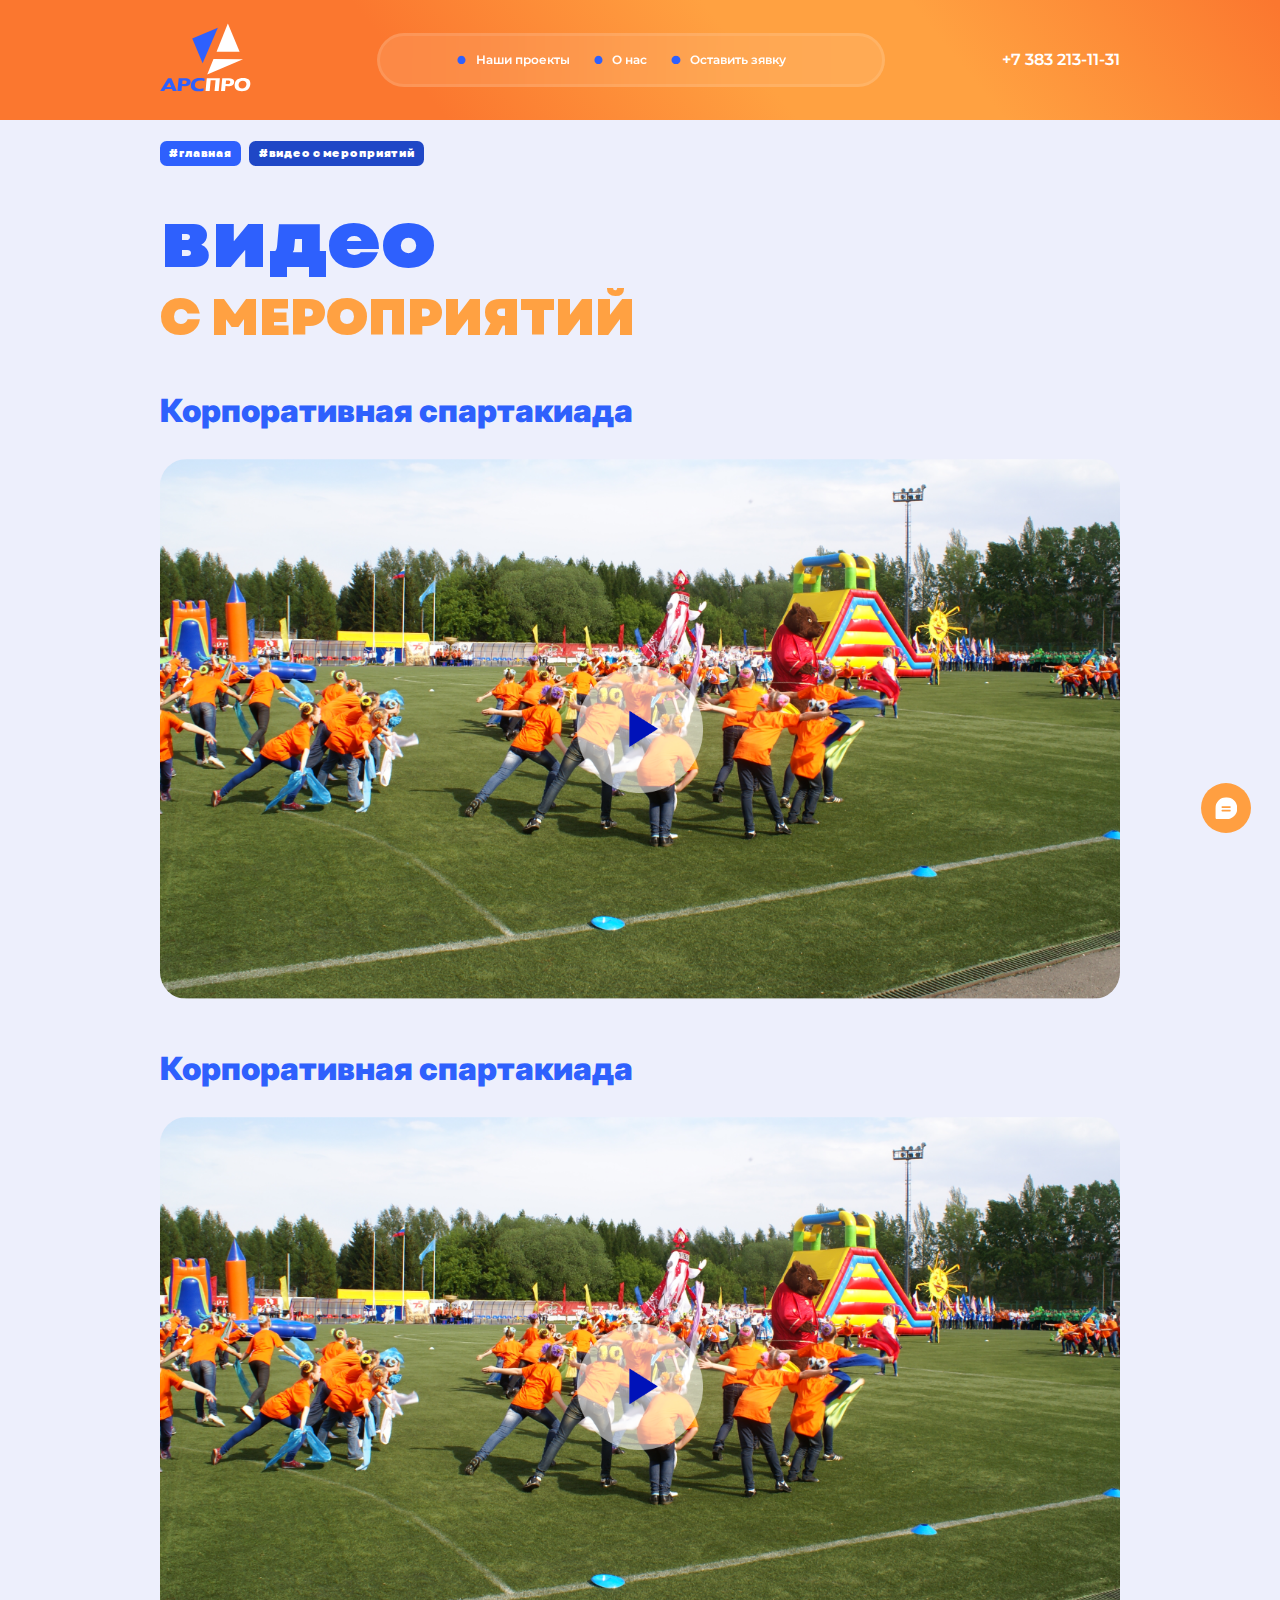
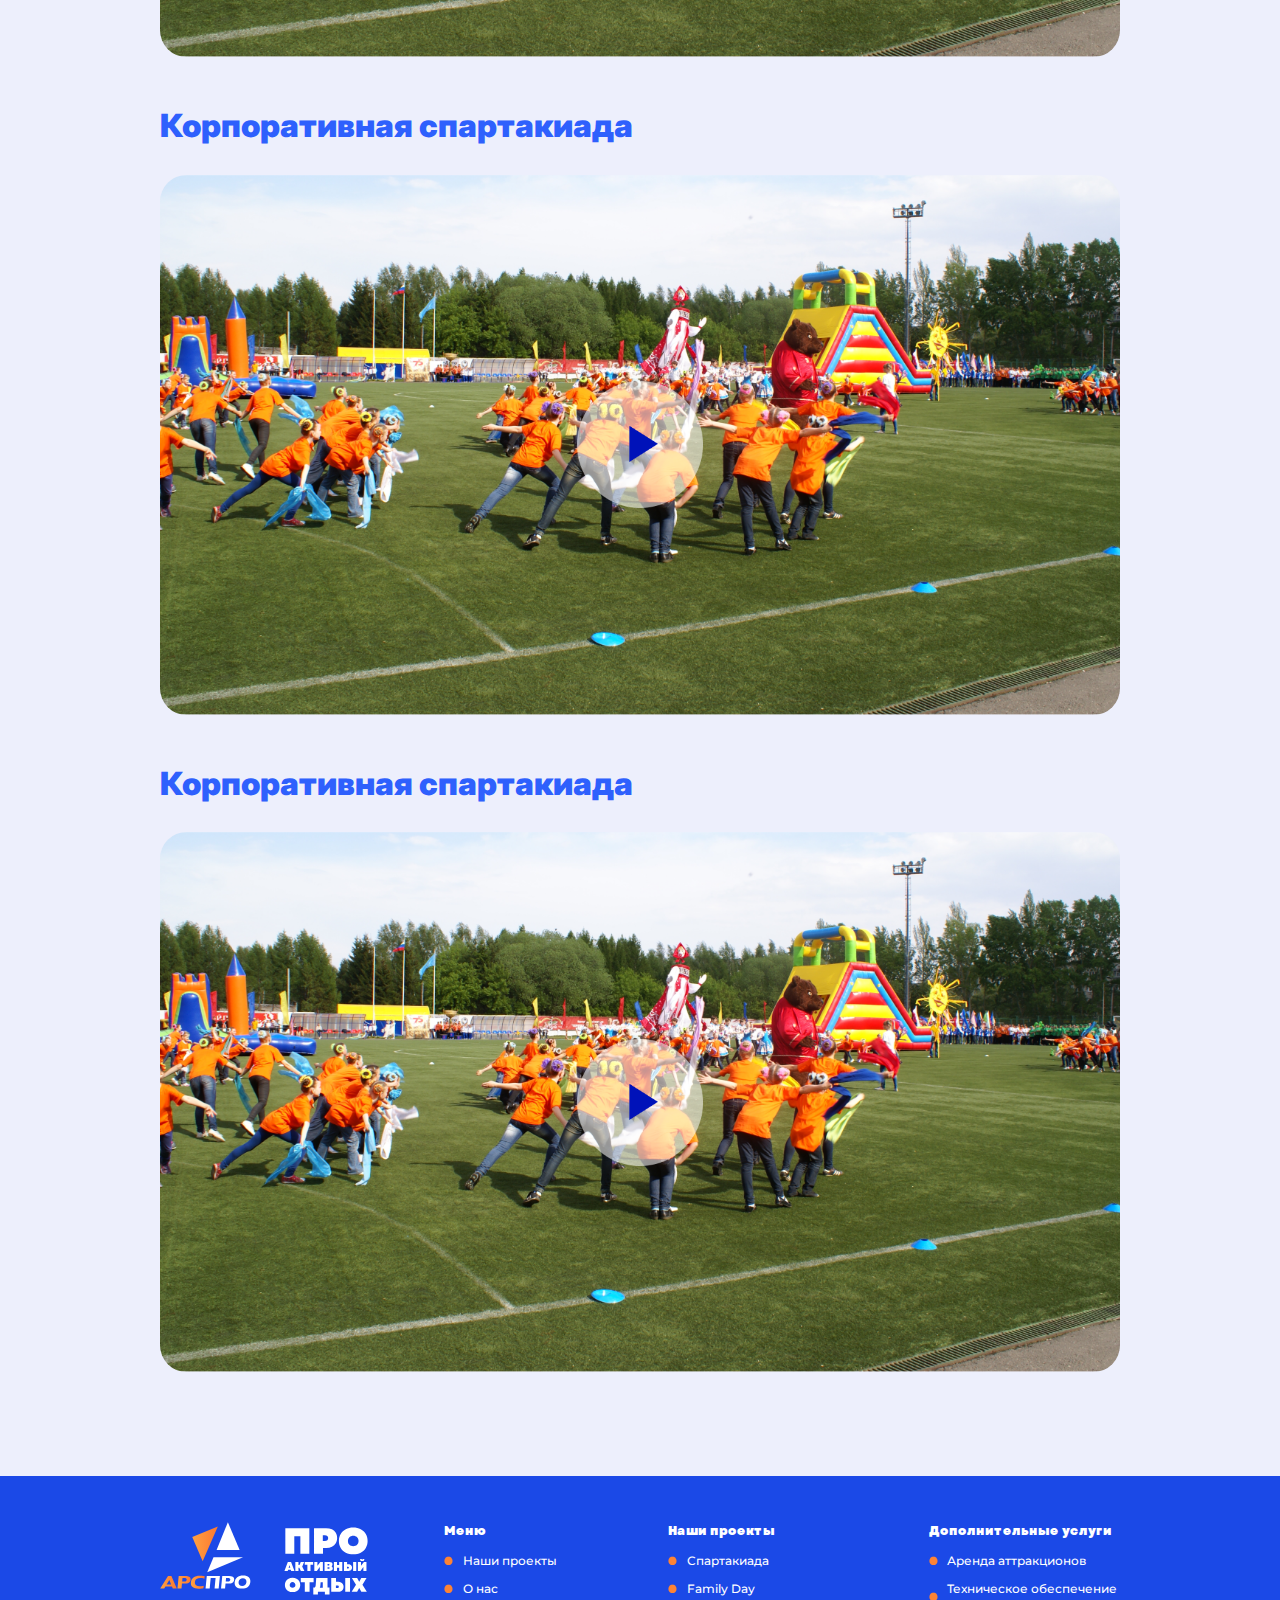
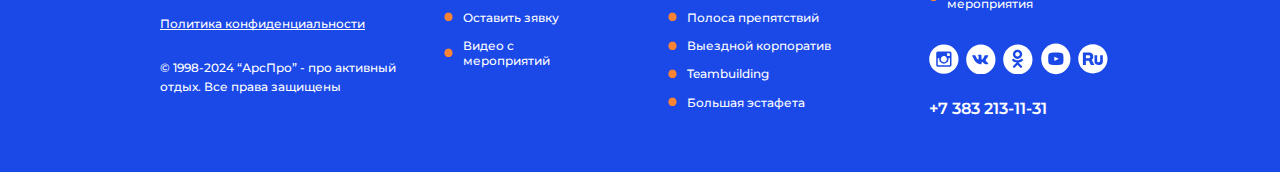
<file: media.html>
<!DOCTYPE html>
<html lang="ru">

<head>
    <meta charset="UTF-8">
    <meta name="viewport" content="width=device-width, initial-scale=1.0">
    <title>Eventsib</title>
    <link rel="preconnect" href="https://fonts.googleapis.com">
    <link rel="preconnect" href="https://fonts.gstatic.com" crossorigin>
    <link
        href="https://fonts.googleapis.com/css2?family=Inter:ital,opsz,wght@0,14..32,100..900;1,14..32,100..900&family=Montserrat:ital,wght@0,100..900;1,100..900&display=swap"
        rel="stylesheet">
    <link rel="stylesheet" href="assets/fonts/stylesheet.css">
    <link rel="stylesheet" href="assets/css/style.css">
    <script src="https://code.jquery.com/jquery-3.7.1.min.js"></script>
</head>

<body>
    <header class="" id="header">
        <div class="container">
            <div class="header__wrap">
                <a href="" class="header__logo">
                    <img src="assets/images/logo.svg" alt="">
                </a>
                <nav>
                    <ul>
                        <li class="haschildren">
                            <a href="">
                                Наши проекты
                            </a>
                            <div class="submenu">
                                <div class="submenu__container">
                                    <ul>
                                        <li>
                                            <a href="">
                                                Спартакиада
                                            </a>
                                        </li>
                                        <li>
                                            <a href="">
                                                Family day
                                            </a>
                                        </li>
                                        <li>
                                            <a href="">
                                                Полоса препядствий
                                            </a>
                                        </li>
                                        <li>
                                            <a href="">
                                                Выездной корпоратив
                                            </a>
                                        </li>
                                        <li>
                                            <a href="">
                                                Teambuilding
                                            </a>
                                        </li>
                                        <li>
                                            <a href="">
                                                Большая эстафета
                                            </a>
                                        </li>
                                    </ul>
                                </div>
                            </div>
                        </li>
                        <li>
                            <a href="">
                                О нас
                            </a>
                        </li>
                        <li>
                            <a href="">
                                Оставить зявку
                            </a>
                        </li>
                    </ul>
                </nav>
                <a href="" class="header__tel">
                    +7 383 213-11-31
                </a>
                <button class="header__mobile__btn">
                    <svg width="42" height="24" viewBox="0 0 42 24" fill="none" xmlns="http://www.w3.org/2000/svg">
                        <rect width="42" height="4" rx="2" fill="white" />
                        <rect y="10" width="42" height="4" rx="2" fill="white" />
                        <rect y="20" width="42" height="4" rx="2" fill="white" />
                    </svg>
                </button>
            </div>
        </div>
    </header>
    <div class="breadcrumbs">
        <div class="container">
            <ul>
                <li class="link">
                    <a href="">#главная</a>
                </li>
                <li>
                    #видео с мероприятий
                </li>
            </ul>
        </div>
    </div>

    <section class="media">
        <div class="container">
            <div class="media__wrap">
                <div class="media__title">
                    <h1>
                        <span>
                            видео
                        </span>
                        с мероприятий
                    </h1>
                </div>
                <div class="media__main">
                    <div class="media__item">
                        <div class="media__item__name">
                            Корпоративная спартакиада
                        </div>
                        <a class="movie__item__content movie__item__video_link"
                            href="https://rutube.ru/video/dba5b1c7be3be1701770f84db7c39b39/"
                            style="background-image: url('assets/images/video.png')">
                            <div class="movie__item__video__button">
                                <div class="button__wrap">
                                    <img src="assets/images/play.png" alt="">
                                </div>
                            </div>
                        </a>
                    </div>
                    <div class="media__item">
                        <div class="media__item__name">
                            Корпоративная спартакиада
                        </div>
                        <a class="movie__item__content movie__item__video_link"
                            href="https://rutube.ru/video/dba5b1c7be3be1701770f84db7c39b39/"
                            style="background-image: url('assets/images/video.png')">
                            <div class="movie__item__video__button">
                                <div class="button__wrap">
                                    <img src="assets/images/play.png" alt="">
                                </div>
                            </div>
                        </a>
                    </div>
                    <div class="media__item">
                        <div class="media__item__name">
                            Корпоративная спартакиада
                        </div>
                        <a class="movie__item__content movie__item__video_link"
                            href="https://rutube.ru/video/dba5b1c7be3be1701770f84db7c39b39/"
                            style="background-image: url('assets/images/video.png')">
                            <div class="movie__item__video__button">
                                <div class="button__wrap">
                                    <img src="assets/images/play.png" alt="">
                                </div>
                            </div>
                        </a>
                    </div>
                    <div class="media__item">
                        <div class="media__item__name">
                            Корпоративная спартакиада
                        </div>
                        <a class="movie__item__content movie__item__video_link"
                            href="https://rutube.ru/video/dba5b1c7be3be1701770f84db7c39b39/"
                            style="background-image: url('assets/images/video.png')">
                            <div class="movie__item__video__button">
                                <div class="button__wrap">
                                    <img src="assets/images/play.png" alt="">
                                </div>
                            </div>
                        </a>
                    </div>
                </div>
            </div>
        </div>
    </section>
    <script>
        jQuery(document).ready(function ($) {

            function YouTubeGetID(url) {
                url = url.split('/video/')[1];
                return url ? url.split('/')[0] : '';
            }

            $('.movie__item__video_link').click(function (e) {
                e.preventDefault();
                e.stopPropagation();
                var link = $(this).attr('href')
                var id = YouTubeGetID(link)
                var thisw = $(this).outerWidth()
                var thish = $(this).outerHeight()
                $(this).append('<iframe width="' + thisw + '" height="' + thish + '" src="https://rutube.ru/play/embed/' + id + '?autoplay=1&enablejsapi=1&" frameBorder="0" allow="clipboard-write; autoplay" webkitAllowFullScreen mozallowfullscreen allowFullScreen></iframe>')
            })
        });
    </script>
    <footer>
        <div class="container">
            <div class="footer__wrap">
                <div class="footer__left">
                    <a href="" class="footer__logo">
                        <img src="assets/images/footer_logo.svg" alt="">
                    </a>
                    <a href="" class="footer__policy">
                        Политика конфиденциальности
                    </a>
                    <div class="footer__copyright">
                        © 1998-2024 “АрсПро” - про активный отдых. Все права защищены
                    </div>
                </div>
                <div class="footer__two">
                    <div class="footer__list__name">
                        Меню
                    </div>
                    <nav>
                        <ul>
                            <li>
                                <a href="">
                                    Наши проекты
                                </a>
                            </li>
                            <li>
                                <a href="">
                                    О нас
                                </a>
                            </li>
                            <li>
                                <a href="">
                                    Оставить зявку
                                </a>
                            </li>
                            <li>
                                <a href="">
                                    Видео с мероприятий
                                </a>
                            </li>
                        </ul>
                    </nav>
                </div>
                <div class="footer__three">
                    <div class="footer__list__name">
                        Наши проекты
                    </div>
                    <nav>
                        <ul>
                            <li>
                                <a href="">
                                    Спартакиада
                                </a>
                            </li>
                            <li>
                                <a href="">
                                    Family Day
                                </a>
                            </li>
                            <li>
                                <a href="">
                                    Полоса препятствий
                                </a>
                            </li>
                            <li>
                                <a href="">
                                    Выездной корпоратив
                                </a>
                            </li>
                            <li>
                                <a href="">
                                    Teambuilding
                                </a>
                            </li>
                            <li>
                                <a href="">
                                    Большая эстафета
                                </a>
                            </li>
                        </ul>
                    </nav>

                </div>
                <div class="footer__right">
                    <div class="footer__list__name">
                        Дополнительные услуги
                    </div>
                    <nav>
                        <ul>
                            <li>
                                <a href="">
                                    Аренда аттракционов
                                </a>
                            </li>
                            <li>
                                <a href="">
                                    Техническое обеспечение
                                    мероприятия
                                </a>
                            </li>
                        </ul>
                    </nav>

                    <div class="footer__socies">
                        <a href="">
                            <svg width="45" height="45" viewBox="0 0 45 45" fill="none"
                                xmlns="http://www.w3.org/2000/svg">
                                <path
                                    d="M29.1699 22.6895C29.1699 24.5128 28.4456 26.2615 27.1563 27.5508C25.867 28.8401 24.1183 29.5645 22.2949 29.5645C20.4716 29.5645 18.7229 28.8401 17.4336 27.5508C16.1442 26.2615 15.4199 24.5128 15.4199 22.6895C15.4199 22.2976 15.4612 21.9149 15.5322 21.5436H13.1283V30.7034C13.1283 31.3405 13.6439 31.8561 14.281 31.8561H30.3112C30.6165 31.8555 30.9091 31.7338 31.1248 31.5177C31.3405 31.3016 31.4616 31.0087 31.4616 30.7034V21.5436H29.0576C29.1287 21.9149 29.1699 22.2976 29.1699 22.6895ZM22.2949 27.2728C22.897 27.2726 23.4931 27.1539 24.0492 26.9234C24.6054 26.6928 25.1107 26.355 25.5363 25.9292C25.9619 25.5034 26.2995 24.9979 26.5297 24.4417C26.76 23.8854 26.8784 23.2892 26.8783 22.6872C26.8781 22.0851 26.7594 21.489 26.5288 20.9328C26.2983 20.3767 25.9605 19.8714 25.5347 19.4458C25.1089 19.0202 24.6034 18.6826 24.0471 18.4524C23.4908 18.2221 22.8947 18.1037 22.2926 18.1038C21.0767 18.1041 19.9108 18.5874 19.0512 19.4474C18.1917 20.3074 17.709 21.4736 17.7093 22.6895C17.7096 23.9053 18.1929 25.0713 19.0529 25.9308C19.9128 26.7904 21.079 27.2731 22.2949 27.2728ZM27.7949 17.877H30.5426C30.7252 17.877 30.9003 17.8046 31.0296 17.6757C31.1589 17.5469 31.2318 17.372 31.2324 17.1895V14.4417C31.2324 14.2588 31.1597 14.0833 31.0304 13.954C30.901 13.8246 30.7256 13.752 30.5426 13.752H27.7949C27.612 13.752 27.4365 13.8246 27.3072 13.954C27.1778 14.0833 27.1051 14.2588 27.1051 14.4417V17.1895C27.1074 17.5676 27.4168 17.877 27.7949 17.877ZM22.2949 0.689453C16.4602 0.689453 10.8644 3.0073 6.73857 7.1331C2.61277 11.2589 0.294922 16.8547 0.294922 22.6895C0.294922 28.5242 2.61277 34.12 6.73857 38.2458C10.8644 42.3716 16.4602 44.6895 22.2949 44.6895C25.184 44.6895 28.0448 44.1204 30.714 43.0148C33.3831 41.9092 35.8084 40.2887 37.8513 38.2458C39.8942 36.2029 41.5147 33.7777 42.6203 31.1085C43.7259 28.4393 44.2949 25.5785 44.2949 22.6895C44.2949 19.8004 43.7259 16.9396 42.6203 14.2704C41.5147 11.6013 39.8942 9.17599 37.8513 7.1331C35.8084 5.09021 33.3831 3.46971 30.714 2.3641C28.0448 1.2585 25.184 0.689453 22.2949 0.689453ZM33.7533 31.6017C33.7533 33.002 32.6074 34.1478 31.2072 34.1478H13.3826C11.9824 34.1478 10.8366 33.002 10.8366 31.6017V13.7772C10.8366 12.377 11.9824 11.2311 13.3826 11.2311H31.2072C32.6074 11.2311 33.7533 12.377 33.7533 13.7772V31.6017Z"
                                    fill="white" />
                            </svg>
                        </a>
                        <a href="">
                            <svg width="44" height="45" viewBox="0 0 44 45" fill="none"
                                xmlns="http://www.w3.org/2000/svg">
                                <path
                                    d="M21.7949 0.689453C9.92065 0.689453 0.294922 10.539 0.294922 22.6895C0.294922 34.8399 9.92065 44.6895 21.7949 44.6895C33.6692 44.6895 43.2949 34.8399 43.2949 22.6895C43.2949 10.539 33.6692 0.689453 21.7949 0.689453ZM30.0635 25.5105C30.0635 25.5105 31.9649 27.4309 32.4329 28.3224C32.4464 28.3407 32.4531 28.359 32.4576 28.3682C32.6479 28.6959 32.6927 28.9503 32.5987 29.1405C32.4419 29.4567 31.9044 29.6126 31.7208 29.6263H28.3614C28.1285 29.6263 27.6402 29.5645 27.049 29.1474C26.5943 28.822 26.1464 28.288 25.7097 27.7678C25.058 26.9932 24.4936 26.324 23.9248 26.324C23.8525 26.3239 23.7807 26.3355 23.712 26.3584C23.282 26.5005 22.7311 27.1284 22.7311 28.8013C22.7311 29.3238 22.3279 29.624 22.0435 29.624H20.5049C19.9809 29.624 17.2508 29.4361 14.8321 26.8259C11.8713 23.629 9.20622 17.217 9.18383 17.1574C9.01586 16.7426 9.36299 16.5203 9.74148 16.5203H13.1345C13.5868 16.5203 13.7347 16.8022 13.8377 17.052C13.9586 17.343 14.4021 18.5003 15.1299 19.802C16.3102 21.924 17.0336 22.7857 17.6136 22.7857C17.7224 22.7844 17.8292 22.7561 17.9249 22.7032C18.6819 22.2724 18.5408 19.5109 18.5072 18.938C18.5072 18.8303 18.505 17.7028 18.1175 17.162C17.8398 16.7701 17.3673 16.6211 17.0806 16.5661C17.1966 16.4023 17.3495 16.2695 17.5263 16.1788C18.0459 15.913 18.982 15.874 19.9114 15.874H20.4288C21.4366 15.8878 21.6964 15.9542 22.0614 16.0482C22.8005 16.2292 22.8162 16.7174 22.7512 18.388C22.7311 18.8624 22.7109 19.3986 22.7109 20.0311C22.7109 20.1686 22.7042 20.3153 22.7042 20.4711C22.6818 21.3213 22.6549 22.2861 23.2417 22.6826C23.3182 22.7317 23.4067 22.7579 23.497 22.7582C23.7008 22.7582 24.3145 22.7582 25.9762 19.8409C26.4887 18.9019 26.9341 17.9262 27.3088 16.9213C27.3424 16.8617 27.4409 16.6784 27.5574 16.6074C27.6433 16.5625 27.7386 16.5397 27.8351 16.5409H31.8238C32.2583 16.5409 32.5561 16.6074 32.6121 16.7792C32.7107 17.052 32.5942 17.8838 30.7734 20.407L29.9604 21.5047C28.3099 23.7184 28.3099 23.8307 30.0635 25.5105Z"
                                    fill="white" />
                            </svg>
                        </a>
                        <a href="">
                            <svg width="44" height="45" viewBox="0 0 44 45" fill="none"
                                xmlns="http://www.w3.org/2000/svg">
                                <path fill-rule="evenodd" clip-rule="evenodd"
                                    d="M21.7949 44.6895C33.669 44.6895 43.2949 34.8397 43.2949 22.6895C43.2949 10.5392 33.669 0.689453 21.7949 0.689453C9.9208 0.689453 0.294922 10.5392 0.294922 22.6895C0.294922 34.8397 9.9208 44.6895 21.7949 44.6895ZM26.2417 22.3574C27.6417 21.2774 28.695 21.9174 29.0683 22.6774C29.735 24.0108 28.9883 24.6641 27.295 25.7441C25.855 26.6641 23.895 27.0241 22.6283 27.1441L23.6817 28.2241L27.655 32.1974C28.2683 32.8108 28.2683 33.7841 27.655 34.3574L27.4817 34.5708C26.8683 35.1708 25.895 35.1708 25.295 34.5708C24.2817 33.5574 22.8283 32.1041 21.295 30.5974L17.335 34.5708C16.735 35.1708 15.7483 35.1708 15.1483 34.5708L14.9617 34.3574C14.3617 33.7841 14.3617 32.8108 14.9617 32.1974C15.9414 31.2046 17.369 29.7895 18.8559 28.3157L18.9483 28.2241L20.015 27.1574C18.735 27.0241 16.7483 26.6774 15.295 25.7441C13.6017 24.6641 12.855 24.0108 13.5217 22.6774C13.895 21.9174 14.9483 21.2774 16.3483 22.3574C18.255 23.8774 21.295 23.8774 21.295 23.8774C21.295 23.8774 24.335 23.8774 26.2417 22.3574ZM24.6283 15.1041C24.6283 13.2774 23.135 11.7841 21.295 11.7841C19.455 11.7841 17.9617 13.2774 17.9617 15.1041C17.9617 16.9441 19.455 18.4241 21.295 18.4241C23.135 18.4241 24.6283 16.9441 24.6283 15.1041ZM28.0417 15.1041C28.0417 18.8374 25.0283 21.8508 21.295 21.8508C17.5617 21.8508 14.5483 18.8374 14.5483 15.1041C14.5483 13.3148 15.2591 11.5987 16.5244 10.3335C17.7896 9.06823 19.5057 8.35742 21.295 8.35742C23.0843 8.35742 24.8004 9.06823 26.0656 10.3335C27.3308 11.5987 28.0417 13.3148 28.0417 15.1041Z"
                                    fill="white" />
                            </svg>
                        </a>
                        <a href="">
                            <svg width="43" height="45" viewBox="0 0 43 45" fill="none"
                                xmlns="http://www.w3.org/2000/svg">
                                <path
                                    d="M24.8015 22.3067L19.8884 19.9051C19.4596 19.6965 19.1074 19.9303 19.1074 20.4276V24.9513C19.1074 25.4486 19.4596 25.6824 19.8884 25.4738L24.7993 23.0722C25.2302 22.8613 25.2302 22.5176 24.8015 22.3067ZM21.2949 0.689453C9.6968 0.689453 0.294922 10.539 0.294922 22.6895C0.294922 34.8399 9.6968 44.6895 21.2949 44.6895C32.893 44.6895 42.2949 34.8399 42.2949 22.6895C42.2949 10.539 32.893 0.689453 21.2949 0.689453ZM21.2949 31.627C10.5455 31.627 10.3574 30.6117 10.3574 22.6895C10.3574 14.7672 10.5455 13.752 21.2949 13.752C32.0443 13.752 32.2324 14.7672 32.2324 22.6895C32.2324 30.6117 32.0443 31.627 21.2949 31.627Z"
                                    fill="white" />
                            </svg>
                        </a>
                        <a href="">
                            <svg width="44" height="44" viewBox="0 0 44 44" fill="none"
                                xmlns="http://www.w3.org/2000/svg">
                                <path fill-rule="evenodd" clip-rule="evenodd"
                                    d="M43.2949 21.6895C43.2949 33.5636 33.669 43.1895 21.7949 43.1895C9.9208 43.1895 0.294922 33.5636 0.294922 21.6895C0.294922 9.81533 9.9208 0.189453 21.7949 0.189453C33.669 0.189453 43.2949 9.81533 43.2949 21.6895ZM7.17578 30.7251V12.5802H17.0331L17.12 12.6075C19.8194 13.0666 20.6395 14.1242 21.1975 14.8439C21.2509 14.9128 21.3019 14.9785 21.3519 15.0403C21.9296 15.7549 22.7736 17.7602 22.2379 20.0061C21.8097 21.8012 20.6466 23.0739 20.117 23.4872L24.065 30.7251H18.948L15.9971 24.6663H11.6021V30.7251H7.17578ZM20.1109 23.4759L20.1098 23.4731L20.1095 23.4734L20.1109 23.4759ZM15.752 16.4838H11.5654V20.902H15.752V20.9016C15.7654 20.9019 15.7787 20.902 15.7921 20.902C16.9704 20.902 17.9255 19.9129 17.9255 18.6929C17.9255 17.4728 16.9704 16.4838 15.7921 16.4838C15.7787 16.4838 15.7654 16.4839 15.752 16.4842V16.4838ZM28.1089 16.5002H24.2247V26.2692C24.1779 26.5945 24.2654 27.1177 24.5948 27.9767C25.5539 30.4776 28.9602 30.8904 30.5435 30.7841C35.0808 30.9814 36.0369 28.0526 36.2797 27.218C36.3559 26.9559 36.3911 26.7766 36.4041 26.6343H36.4141V16.5002H32.5007V24.8002C32.4947 24.8159 32.4898 24.8327 32.4859 24.8506C32.4689 24.9288 32.4533 25.0054 32.438 25.0802C32.2486 26.0072 32.1148 26.6622 30.1489 26.7324C28.8557 26.7786 28.3005 26.1307 28.1089 25.5642V16.5002Z"
                                    fill="white" />
                            </svg>
                        </a>
                    </div>
                    <a href="" class="footer__tel">
                        +7 383 213-11-31
                    </a>
                    <a href="" class="footer__policy_mobile">
                        Политика конфиденциальности
                    </a>
                    <div class="footer__copyright_mobile">
                        © 1998-2024 “АрсПро” - про активный отдых. Все права защищены
                    </div>
                </div>
            </div>
        </div>
    </footer>
    <div class="mobile__menu" id="mobile__menu">
        <div class="mobile__menu__container">
            <div class="mobile__menu__wrap">
                <button class="mobile__menu__close">
                    <svg width="25" height="24" viewBox="0 0 25 24" fill="none" xmlns="http://www.w3.org/2000/svg">
                        <path d="M20.797 20L4.797 4L20.797 20ZM20.797 4L4.797 20L20.797 4Z" fill="white" />
                        <path d="M20.797 20L4.797 4M20.797 4L4.797 20" stroke="white" stroke-width="2"
                            stroke-linecap="round" />
                    </svg>
                </button>
                <nav>
                    <ul>
                        <li>
                            <a href="">
                                Наши проекты
                            </a>
                        </li>
                        <li>
                            <a href="">
                                О нас
                            </a>
                        </li>
                        <li>
                            <a href="">
                                Оставить зявку
                            </a>
                        </li>
                    </ul>
                </nav>
                <div class="mobile__menu__socies">
                    <a href="">
                        <svg width="41" height="41" viewBox="0 0 41 41" fill="none" xmlns="http://www.w3.org/2000/svg">
                            <path
                                d="M26.6483 20.0602C26.6483 21.7228 25.9878 23.3172 24.8122 24.4929C23.6366 25.6685 22.0421 26.329 20.3795 26.329C18.7169 26.329 17.1224 25.6685 15.9468 24.4929C14.7712 23.3172 14.1107 21.7228 14.1107 20.0602C14.1107 19.7028 14.1483 19.3539 14.2131 19.0154H12.0211V27.3675C12.0211 27.9484 12.4913 28.4186 13.0722 28.4186H27.6889C27.9673 28.418 28.2341 28.307 28.4308 28.11C28.6275 27.9129 28.7379 27.6459 28.7379 27.3675V19.0154H26.5459C26.6107 19.3539 26.6483 19.7028 26.6483 20.0602ZM20.3795 24.2394C20.9285 24.2392 21.472 24.131 21.9791 23.9208C22.4862 23.7106 22.947 23.4025 23.3351 23.0143C23.7231 22.626 24.0309 22.1651 24.2409 21.6579C24.4508 21.1506 24.5588 20.607 24.5587 20.0581C24.5586 19.5091 24.4503 18.9656 24.2401 18.4584C24.0299 17.9513 23.7219 17.4906 23.3336 17.1025C22.9453 16.7144 22.4844 16.4066 21.9772 16.1967C21.47 15.9867 20.9264 15.8787 20.3774 15.8789C19.2687 15.8792 18.2056 16.3198 17.4218 17.104C16.6381 17.8881 16.1979 18.9515 16.1982 20.0602C16.1985 21.1688 16.6392 22.232 17.4233 23.0157C18.2075 23.7995 19.2708 24.2396 20.3795 24.2394ZM25.3945 15.672H27.9C28.0664 15.672 28.2261 15.606 28.344 15.4885C28.4619 15.371 28.5284 15.2116 28.5289 15.0451V12.5397C28.5289 12.3729 28.4627 12.2129 28.3447 12.0949C28.2268 11.977 28.0668 11.9107 27.9 11.9107H25.3945C25.2277 11.9107 25.0677 11.977 24.9498 12.0949C24.8318 12.2129 24.7656 12.3729 24.7656 12.5397V15.0451C24.7677 15.3899 25.0498 15.672 25.3945 15.672ZM20.3795 0C15.0592 0 9.95683 2.11348 6.19482 5.87549C2.43281 9.6375 0.319336 14.7399 0.319336 20.0602C0.319336 25.3804 2.43281 30.4828 6.19482 34.2448C9.95683 38.0069 15.0592 40.1203 20.3795 40.1203C23.0138 40.1203 25.6224 39.6015 28.0562 38.5933C30.49 37.5852 32.7014 36.1076 34.5642 34.2448C36.4269 32.3821 37.9046 30.1707 38.9127 27.7369C39.9208 25.303 40.4397 22.6945 40.4397 20.0602C40.4397 17.4258 39.9208 14.8173 38.9127 12.3835C37.9046 9.94966 36.4269 7.73824 34.5642 5.87549C32.7014 4.01273 30.49 2.53511 28.0562 1.52699C25.6224 0.518872 23.0138 0 20.3795 0ZM30.8275 28.1866C30.8275 29.4634 29.7827 30.5082 28.506 30.5082H12.253C10.9763 30.5082 9.9315 29.4634 9.9315 28.1866V11.9337C9.9315 10.657 10.9763 9.61216 12.253 9.61216H28.506C29.7827 9.61216 30.8275 10.657 30.8275 11.9337V28.1866Z"
                                fill="white" />
                        </svg>
                    </a>
                    <a href="">
                        <svg width="40" height="41" viewBox="0 0 40 41" fill="none" xmlns="http://www.w3.org/2000/svg">
                            <path
                                d="M20.0439 0C9.21668 0 0.439697 8.9811 0.439697 20.0602C0.439697 31.1392 9.21668 40.1203 20.0439 40.1203C30.8712 40.1203 39.6482 31.1392 39.6482 20.0602C39.6482 8.9811 30.8712 0 20.0439 0ZM27.5834 22.6325C27.5834 22.6325 29.3172 24.3835 29.744 25.1964C29.7562 25.2131 29.7623 25.2298 29.7664 25.2382C29.94 25.537 29.9809 25.769 29.8951 25.9424C29.7521 26.2308 29.262 26.3728 29.0946 26.3854H26.0314C25.819 26.3854 25.3739 26.329 24.8347 25.9487C24.4202 25.6519 24.0118 25.1651 23.6136 24.6907C23.0193 23.9844 22.5047 23.3743 21.986 23.3743C21.9201 23.3742 21.8546 23.3847 21.792 23.4056C21.3999 23.5352 20.8976 24.1077 20.8976 25.6331C20.8976 26.1096 20.53 26.3833 20.2706 26.3833H18.8677C18.3898 26.3833 15.9005 26.2119 13.695 23.8319C10.9954 20.9169 8.56525 15.0702 8.54483 15.0159C8.39167 14.6377 8.7082 14.435 9.05332 14.435H12.1471C12.5596 14.435 12.6944 14.692 12.7883 14.9197C12.8986 15.1851 13.3029 16.2404 13.9666 17.4273C15.0428 19.3622 15.7024 20.1479 16.2313 20.1479C16.3305 20.1467 16.4279 20.1209 16.5152 20.0727C17.2054 19.6799 17.0768 17.1619 17.0461 16.6395C17.0461 16.5413 17.0441 15.5132 16.6908 15.02C16.4376 14.6627 16.0067 14.5269 15.7453 14.4768C15.8511 14.3274 15.9905 14.2062 16.1517 14.1236C16.6255 13.8812 17.4791 13.8457 18.3265 13.8457H18.7983C19.7172 13.8582 19.9541 13.9188 20.287 14.0045C20.9609 14.1696 20.9752 14.6147 20.9159 16.138C20.8976 16.5705 20.8792 17.0595 20.8792 17.6362C20.8792 17.7616 20.873 17.8953 20.873 18.0374C20.8526 18.8127 20.8281 19.6924 21.3632 20.0539C21.4329 20.0987 21.5136 20.1226 21.596 20.1229C21.7818 20.1229 22.3413 20.1229 23.8566 17.4628C24.3239 16.6066 24.73 15.7169 25.0716 14.8006C25.1023 14.7463 25.1921 14.5791 25.2983 14.5144C25.3767 14.4735 25.4636 14.4527 25.5515 14.4538H29.1885C29.5847 14.4538 29.8563 14.5144 29.9073 14.6711C29.9972 14.9197 29.891 15.6783 28.2308 17.9789L27.4895 18.9798C25.9844 20.9984 25.9844 21.1008 27.5834 22.6325Z"
                                fill="white" />
                        </svg>
                    </a>
                    <a href="">
                        <svg width="40" height="41" viewBox="0 0 40 41" fill="none" xmlns="http://www.w3.org/2000/svg">
                            <path fill-rule="evenodd" clip-rule="evenodd"
                                d="M20.2524 40.1203C31.0796 40.1203 39.8567 31.1391 39.8567 20.0602C39.8567 8.98124 31.0796 0 20.2524 0C9.42532 0 0.648193 8.98124 0.648193 20.0602C0.648193 31.1391 9.42532 40.1203 20.2524 40.1203ZM24.3071 19.7574C25.5836 18.7726 26.5441 19.3562 26.8845 20.0492C27.4924 21.265 26.8116 21.8607 25.2675 22.8455C23.9545 23.6843 22.1673 24.0126 21.0124 24.122L21.9728 25.1068L25.5958 28.7298C26.1551 29.289 26.1551 30.1765 25.5958 30.6993L25.4378 30.8938C24.8785 31.4409 23.991 31.4409 23.4439 30.8938C22.5199 29.9699 21.1947 28.6447 19.7966 27.2709L16.1858 30.8938C15.6387 31.4409 14.739 31.4409 14.1919 30.8938L14.0217 30.6993C13.4746 30.1765 13.4746 29.289 14.0217 28.7298C14.9151 27.8245 16.2169 26.5341 17.5728 25.1901L17.6568 25.1068L18.6295 24.1342C17.4623 24.0126 15.6508 23.6965 14.3256 22.8455C12.7816 21.8607 12.1008 21.265 12.7087 20.0492C13.0491 19.3562 14.0095 18.7726 15.2861 19.7574C17.0246 21.1434 19.7966 21.1434 19.7966 21.1434C19.7966 21.1434 22.5685 21.1434 24.3071 19.7574ZM22.836 13.1436C22.836 11.478 21.4744 10.1164 19.7966 10.1164C18.1188 10.1164 16.7572 11.478 16.7572 13.1436C16.7572 14.8214 18.1188 16.1709 19.7966 16.1709C21.4744 16.1709 22.836 14.8214 22.836 13.1436ZM25.9484 13.1436C25.9484 16.5478 23.2007 19.2954 19.7966 19.2954C16.3924 19.2954 13.6448 16.5478 13.6448 13.1436C13.6448 11.5121 14.2929 9.94735 15.4466 8.79367C16.6003 7.63998 18.165 6.99185 19.7966 6.99185C21.4281 6.99185 22.9929 7.63998 24.1466 8.79367C25.3002 9.94735 25.9484 11.5121 25.9484 13.1436Z"
                                fill="white" />
                        </svg>
                    </a>
                    <a href="">
                        <svg width="40" height="41" viewBox="0 0 40 41" fill="none" xmlns="http://www.w3.org/2000/svg">
                            <path
                                d="M23.2024 19.7112L18.7225 17.5213C18.3315 17.3311 18.0104 17.5443 18.0104 17.9977V22.1226C18.0104 22.576 18.3315 22.7892 18.7225 22.599L23.2004 20.4091C23.5933 20.2169 23.5933 19.9034 23.2024 19.7112ZM20.005 0C9.42956 0 0.856689 8.9811 0.856689 20.0602C0.856689 31.1392 9.42956 40.1203 20.005 40.1203C30.5805 40.1203 39.1534 31.1392 39.1534 20.0602C39.1534 8.9811 30.5805 0 20.005 0ZM20.005 28.2096C10.2035 28.2096 10.0319 27.2839 10.0319 20.0602C10.0319 12.8364 10.2035 11.9107 20.005 11.9107C29.8066 11.9107 29.9781 12.8364 29.9781 20.0602C29.9781 27.2839 29.8066 28.2096 20.005 28.2096Z"
                                fill="white" />
                        </svg>
                    </a>
                    <a href="">
                        <svg width="40" height="41" viewBox="0 0 40 41" fill="none" xmlns="http://www.w3.org/2000/svg">
                            <path
                                d="M23.2024 19.7112L18.7225 17.5213C18.3315 17.3311 18.0104 17.5443 18.0104 17.9977V22.1226C18.0104 22.576 18.3315 22.7892 18.7225 22.599L23.2004 20.4091C23.5933 20.2169 23.5933 19.9034 23.2024 19.7112ZM20.005 0C9.42956 0 0.856689 8.9811 0.856689 20.0602C0.856689 31.1392 9.42956 40.1203 20.005 40.1203C30.5805 40.1203 39.1534 31.1392 39.1534 20.0602C39.1534 8.9811 30.5805 0 20.005 0ZM20.005 28.2096C10.2035 28.2096 10.0319 27.2839 10.0319 20.0602C10.0319 12.8364 10.2035 11.9107 20.005 11.9107C29.8066 11.9107 29.9781 12.8364 29.9781 20.0602C29.9781 27.2839 29.8066 28.2096 20.005 28.2096Z"
                                fill="white" />
                        </svg>
                    </a>
                </div>
                <a href="" class="mobile__menu__tel">
                    +7 383 213-11-31
                </a>
                <button class="mobile__menu__feedback feedback_popup__open">
                    Оставить заявку
                </button>
            </div>
        </div>
    </div>
    <div class="gallery_popup">
        <div class="gallery_popup__container">
            <div class="gallery_popup__wrap">
                <button class="gallery_popup__close">
                    <svg width="35" height="34" viewBox="0 0 35 34" fill="none" xmlns="http://www.w3.org/2000/svg">
                        <path
                            d="M32.0687 31.8494L2.73535 2.51611L32.0687 31.8494ZM32.0687 2.51611L17.402 17.1828L2.73535 31.8494"
                            fill="#2E60FD" />
                        <path d="M32.0687 31.8494L2.73535 2.51611M32.0687 2.51611L17.402 17.1828L2.73535 31.8494"
                            stroke="white" stroke-width="4" stroke-linecap="round" />
                    </svg>
                </button>
                <div class="swiper gallery_popup__swiper">
                    <div class="swiper-wrapper">
                        <div class="swiper-slide">
                            <img src="assets/images/gallery-popup.png" alt="">
                        </div>
                        <div class="swiper-slide">
                            <img src="assets/images/gallery-popup.png" alt="">
                        </div>
                        <div class="swiper-slide">
                            <img src="assets/images/gallery-popup.png" alt="">
                        </div>
                    </div>
                    <button class="gallery_popup__swiper__prev">
                        <svg width="76" height="75" viewBox="0 0 76 75" fill="none" xmlns="http://www.w3.org/2000/svg">
                            <circle cx="38.0542" cy="37.3838" r="37.3838" transform="rotate(-90 38.0542 37.3838)"
                                fill="#FF9F41" fill-opacity="0.7" />
                            <path
                                d="M32.7067 37.3839L45.7976 23.9308C45.9054 23.8223 45.9906 23.6936 46.0483 23.5521C46.106 23.4105 46.135 23.2589 46.1338 23.106C46.1325 22.9532 46.1009 22.8021 46.0409 22.6615C45.9808 22.5209 45.8935 22.3936 45.7839 22.287C45.6744 22.1804 45.5447 22.0966 45.4026 22.0404C45.2604 21.9842 45.1085 21.9568 44.9556 21.9597C44.8028 21.9626 44.652 21.9958 44.5121 22.0573C44.3722 22.1189 44.2458 22.2076 44.1404 22.3183L30.2665 36.5777C30.0565 36.7935 29.939 37.0827 29.939 37.3839C29.939 37.685 30.0565 37.9743 30.2665 38.1901L44.1404 52.4495C44.2458 52.5602 44.3722 52.6489 44.5121 52.7104C44.652 52.772 44.8028 52.8052 44.9556 52.8081C45.1085 52.811 45.2604 52.7836 45.4026 52.7274C45.5447 52.6712 45.6744 52.5874 45.7839 52.4808C45.8935 52.3742 45.9808 52.2469 46.0409 52.1063C46.1009 51.9657 46.1325 51.8146 46.1338 51.6617C46.135 51.5089 46.106 51.3573 46.0483 51.2157C45.9906 51.0741 45.9054 50.9454 45.7976 50.837L32.7067 37.3839Z"
                                fill="white" />
                        </svg>
                    </button>
                    <button class="gallery_popup__swiper__next">
                        <svg width="76" height="75" viewBox="0 0 76 75" fill="none" xmlns="http://www.w3.org/2000/svg">
                            <circle cx="37.3838" cy="37.3838" r="37.3838"
                                transform="matrix(4.37114e-08 -1 -1 -4.37114e-08 75.6704 74.7676)" fill="#FF9F41"
                                fill-opacity="0.7" />
                            <path
                                d="M43.6341 37.3839L30.5432 23.9308C30.4355 23.8223 30.3502 23.6936 30.2925 23.5521C30.2348 23.4105 30.2058 23.2589 30.207 23.106C30.2083 22.9532 30.2399 22.8021 30.2999 22.6615C30.36 22.5209 30.4473 22.3936 30.5569 22.287C30.6665 22.1804 30.7961 22.0966 30.9382 22.0404C31.0804 21.9842 31.2323 21.9568 31.3852 21.9597C31.538 21.9626 31.6888 21.9958 31.8287 22.0573C31.9686 22.1189 32.095 22.2076 32.2004 22.3183L46.0744 36.5777C46.2844 36.7935 46.4019 37.0827 46.4019 37.3839C46.4019 37.685 46.2844 37.9743 46.0744 38.1901L32.2004 52.4495C32.095 52.5602 31.9686 52.6489 31.8287 52.7104C31.6888 52.772 31.538 52.8052 31.3852 52.8081C31.2323 52.811 31.0804 52.7836 30.9382 52.7274C30.7961 52.6712 30.6665 52.5874 30.5569 52.4808C30.4473 52.3742 30.36 52.2469 30.2999 52.1063C30.2399 51.9657 30.2083 51.8146 30.207 51.6617C30.2058 51.5089 30.2348 51.3573 30.2925 51.2157C30.3502 51.0741 30.4355 50.9454 30.5432 50.837L43.6341 37.3839Z"
                                fill="white" />
                        </svg>
                    </button>
                </div>
            </div>
        </div>
    </div>
    <div class="feedback_popup">
        <div class="feedback_popup__container">
            <div class="feedback_popup__wrap">
                <button class="feedback_popup__close">
                    <svg width="35" height="34" viewBox="0 0 35 34" fill="none" xmlns="http://www.w3.org/2000/svg">
                        <path
                            d="M32.0687 31.8494L2.73535 2.51611L32.0687 31.8494ZM32.0687 2.51611L17.402 17.1828L2.73535 31.8494"
                            fill="#2E60FD" />
                        <path d="M32.0687 31.8494L2.73535 2.51611M32.0687 2.51611L17.402 17.1828L2.73535 31.8494"
                            stroke="white" stroke-width="4" stroke-linecap="round" />
                    </svg>
                </button>
                <div class="feedback_popup__title">
                    <h2>
                        <span>оставить</span> заявку
                    </h2>
                </div>
                <div class="feedback_popup__main">
                    <img src="assets/images/feedback_bg_right.png" class="feedback_popup__main__bg" alt="">
                    <div class="feedback_popup__form">
                        <form action="">
                            <div class="row-one">
                                <div class="form__item">
                                    <label for="">
                                        Дата
                                    </label>
                                    <input type="text" placeholder="06.10">
                                </div>
                                <div class="form__item">
                                    <label for="">
                                        Время
                                    </label>
                                    <input type="text" placeholder="14:00">
                                </div>
                                <div class="form__item">
                                    <label for="">
                                        Место
                                    </label>
                                    <input type="text" placeholder="Не определились">
                                </div>
                            </div>
                            <div class="row-two">
                                <div class="form__item">
                                    <label for="">
                                        Повод
                                    </label>
                                    <input type="text" placeholder="День рождение компании">
                                </div>
                                <div class="form__item">
                                    <label for="">
                                        Формат мероприятия
                                    </label>
                                    <input type="text" placeholder="Корпоративная спартакиада">
                                </div>
                            </div>
                            <div class="row-three">
                                <div class="form__item">
                                    <label for="">
                                        Количество участников
                                    </label>
                                    <input type="text" placeholder="100">
                                </div>
                                <div class="form__item">
                                    <label for="">
                                        Возраст участников
                                    </label>
                                    <div class="form__item__bottom">
                                        <div class="item">
                                            <label for="">от</label>
                                            <input type="text" placeholder="18">
                                        </div>
                                        <div class="item">
                                            <label for="">до</label>
                                            <input type="text" placeholder="65">
                                        </div>
                                    </div>

                                </div>
                            </div>
                            <div class="row-for">
                                <div class="form__item">
                                    <label for="">
                                        Предпологаемый бюджет
                                    </label>
                                    <input type="text" placeholder="130000">
                                </div>
                                <div class="form__item">
                                    <label for="">
                                        Контактный телефон
                                    </label>
                                    <input type="text" placeholder="+7 999 999-99-99">
                                </div>
                            </div>
                            <div class="row-five">
                                <div class="form__item">
                                    <label for="">
                                        Пожелания об обратной связи
                                    </label>
                                    <textarea name="" id="" placeholder="Позвонить/ написать (WhatsApp, Telegram)">

                                    </textarea>
                                </div>
                            </div>
                            <div class="form__btn">
                                <button>
                                    Отправить заявку
                                </button>
                                <div class="policy">
                                    Нажимая на кнопку, вы даёте согласия на обработку <a href="">персональных данных</a>
                                </div>
                            </div>
                        </form>
                    </div>
                </div>
            </div>
        </div>
    </div>
    <div class="thanks_popup">
        <div class="thanks_popup__container">
            <div class="thanks_popup__wrap">
                <button class="thanks_popup__close">
                    <svg width="35" height="34" viewBox="0 0 35 34" fill="none" xmlns="http://www.w3.org/2000/svg">
                        <path
                            d="M32.0687 31.8494L2.73535 2.51611L32.0687 31.8494ZM32.0687 2.51611L17.402 17.1828L2.73535 31.8494"
                            fill="#2E60FD" />
                        <path d="M32.0687 31.8494L2.73535 2.51611M32.0687 2.51611L17.402 17.1828L2.73535 31.8494"
                            stroke="white" stroke-width="4" stroke-linecap="round" />
                    </svg>
                </button>
                <div class="thanks_popup__title">
                    <h2>
                        спасибо
                    </h2>
                </div>
                <div class="thanks_popup__descr">
                    Мы свяжемся с вами в ближайшее время.
                </div>
                <div class="thanks_popup__text">
                    Следите за нами в социальных сетях
                </div>
                <div class="thanks_popup__socies">
                    <a href="">
                        <svg width="45" height="45" viewBox="0 0 45 45" fill="none" xmlns="http://www.w3.org/2000/svg">
                            <path
                                d="M29.7051 22.2949C29.7051 24.1183 28.9807 25.867 27.6914 27.1563C26.4021 28.4456 24.6534 29.1699 22.8301 29.1699C21.0067 29.1699 19.258 28.4456 17.9687 27.1563C16.6794 25.867 15.9551 24.1183 15.9551 22.2949C15.9551 21.903 15.9963 21.5203 16.0674 21.1491H13.6634V30.3089C13.6634 30.946 14.179 31.4616 14.8161 31.4616H30.8463C31.1516 31.461 31.4443 31.3393 31.6599 31.1232C31.8756 30.907 31.9967 30.6142 31.9967 30.3089V21.1491H29.5928C29.6638 21.5203 29.7051 21.903 29.7051 22.2949ZM22.8301 26.8783C23.4321 26.8781 24.0282 26.7594 24.5844 26.5288C25.1406 26.2983 25.6459 25.9605 26.0715 25.5347C26.4971 25.1089 26.8346 24.6034 27.0649 24.0471C27.2951 23.4908 27.4136 22.8947 27.4134 22.2926C27.4133 21.6906 27.2945 21.0945 27.064 20.5383C26.8335 19.9822 26.4957 19.4769 26.0698 19.0512C25.644 18.6256 25.1385 18.2881 24.5823 18.0578C24.026 17.8276 23.4298 17.7091 22.8278 17.7093C21.6119 17.7096 20.4459 18.1929 19.5864 19.0529C18.7269 19.9128 18.2441 21.079 18.2445 22.2949C18.2448 23.5108 18.7281 24.6768 19.588 25.5363C20.448 26.3958 21.6142 26.8786 22.8301 26.8783ZM28.3301 17.4824H31.0778C31.2603 17.4824 31.4354 17.4101 31.5647 17.2812C31.694 17.1523 31.767 16.9775 31.7676 16.7949V14.0472C31.7676 13.8643 31.6949 13.6888 31.5655 13.5595C31.4362 13.4301 31.2607 13.3574 31.0778 13.3574H28.3301C28.1471 13.3574 27.9717 13.4301 27.8423 13.5595C27.713 13.6888 27.6403 13.8643 27.6403 14.0472V16.7949C27.6426 17.173 27.952 17.4824 28.3301 17.4824ZM22.8301 0.294922C16.9953 0.294922 11.3995 2.61277 7.27373 6.73857C3.14793 10.8644 0.830078 16.4602 0.830078 22.2949C0.830078 28.1297 3.14793 33.7255 7.27373 37.8513C11.3995 41.9771 16.9953 44.2949 22.8301 44.2949C25.7192 44.2949 28.58 43.7259 31.2491 42.6203C33.9183 41.5147 36.3435 39.8942 38.3864 37.8513C40.4293 35.8084 42.0498 33.3831 43.1554 30.714C44.261 28.0448 44.8301 25.184 44.8301 22.2949C44.8301 19.4058 44.261 16.545 43.1554 13.8759C42.0498 11.2067 40.4293 8.78146 38.3864 6.73857C36.3435 4.69568 33.9183 3.07518 31.2491 1.96957C28.58 0.863969 25.7192 0.294922 22.8301 0.294922ZM34.2884 31.2072C34.2884 32.6074 33.1426 33.7533 31.7424 33.7533H13.9178C12.5176 33.7533 11.3717 32.6074 11.3717 31.2072V13.3826C11.3717 11.9824 12.5176 10.8366 13.9178 10.8366H31.7424C33.1426 10.8366 34.2884 11.9824 34.2884 13.3826V31.2072Z"
                                fill="white" />
                        </svg>
                    </a>
                    <a href="">
                        <svg width="44" height="45" viewBox="0 0 44 45" fill="none" xmlns="http://www.w3.org/2000/svg">
                            <path
                                d="M22.3301 0.294922C10.4558 0.294922 0.830078 10.1445 0.830078 22.2949C0.830078 34.4453 10.4558 44.2949 22.3301 44.2949C34.2043 44.2949 43.8301 34.4453 43.8301 22.2949C43.8301 10.1445 34.2043 0.294922 22.3301 0.294922ZM30.5986 25.116C30.5986 25.116 32.5 27.0364 32.9681 27.9278C32.9815 27.9462 32.9883 27.9645 32.9927 27.9737C33.1831 28.3014 33.2279 28.5558 33.1338 28.746C32.9771 29.0622 32.4396 29.218 32.2559 29.2318H28.8965C28.6636 29.2318 28.1754 29.1699 27.5841 28.7528C27.1295 28.4274 26.6816 27.8935 26.2449 27.3733C25.5932 26.5987 25.0288 25.9295 24.4599 25.9295C24.3877 25.9294 24.3159 25.941 24.2472 25.9639C23.8172 26.106 23.2662 26.7339 23.2662 28.4068C23.2662 28.9293 22.8631 29.2295 22.5787 29.2295H21.0401C20.516 29.2295 17.786 29.0416 15.3672 26.4314C12.4065 23.2345 9.74138 16.8224 9.71898 16.7628C9.55101 16.348 9.89815 16.1258 10.2766 16.1258H13.6696C14.122 16.1258 14.2698 16.4076 14.3728 16.6574C14.4938 16.9485 14.9372 18.1058 15.6651 19.4074C16.8453 21.5295 17.5687 22.3912 18.1488 22.3912C18.2575 22.3899 18.3644 22.3615 18.4601 22.3087C19.2171 21.8778 19.076 19.1164 19.0424 18.5435C19.0424 18.4358 19.0401 17.3083 18.6527 16.7674C18.375 16.3755 17.9024 16.2266 17.6158 16.1716C17.7318 16.0078 17.8846 15.8749 18.0614 15.7843C18.581 15.5185 19.5172 15.4795 20.4466 15.4795H20.9639C21.9717 15.4933 22.2315 15.5597 22.5966 15.6537C23.3357 15.8347 23.3513 16.3228 23.2864 17.9935C23.2662 18.4678 23.2461 19.0041 23.2461 19.6366C23.2461 19.7741 23.2393 19.9208 23.2393 20.0766C23.217 20.9268 23.1901 21.8916 23.7768 22.288C23.8534 22.3372 23.9418 22.3633 24.0322 22.3637C24.236 22.3637 24.8496 22.3637 26.5114 19.4464C27.0239 18.5074 27.4692 17.5316 27.8439 16.5268C27.8775 16.4672 27.9761 16.2839 28.0925 16.2128C28.1785 16.168 28.2738 16.1452 28.3702 16.1464H32.3589C32.7934 16.1464 33.0913 16.2128 33.1473 16.3847C33.2458 16.6574 33.1293 17.4893 31.3086 20.0124L30.4956 21.1101C28.845 23.3239 28.845 23.4362 30.5986 25.116Z"
                                fill="white" />
                        </svg>
                    </a>
                    <a href="">
                        <svg width="44" height="45" viewBox="0 0 44 45" fill="none" xmlns="http://www.w3.org/2000/svg">
                            <path fill-rule="evenodd" clip-rule="evenodd"
                                d="M22.3301 44.2949C34.2042 44.2949 43.8301 34.4452 43.8301 22.2949C43.8301 10.1447 34.2042 0.294922 22.3301 0.294922C10.456 0.294922 0.830078 10.1447 0.830078 22.2949C0.830078 34.4452 10.456 44.2949 22.3301 44.2949ZM26.7768 21.9629C28.1768 20.8829 29.2301 21.5229 29.6035 22.2829C30.2701 23.6162 29.5235 24.2696 27.8301 25.3496C26.3901 26.2696 24.4301 26.6296 23.1635 26.7496L24.2168 27.8296L28.1901 31.8029C28.8035 32.4162 28.8035 33.3896 28.1901 33.9629L28.0168 34.1762C27.4035 34.7762 26.4301 34.7762 25.8301 34.1762C24.8168 33.1629 23.3635 31.7096 21.8301 30.2029L17.8701 34.1762C17.2701 34.7762 16.2835 34.7762 15.6835 34.1762L15.4968 33.9629C14.8968 33.3896 14.8968 32.4162 15.4968 31.8029C16.4765 30.8101 17.9042 29.395 19.3911 27.9212L19.4835 27.8296L20.5501 26.7629C19.2701 26.6296 17.2835 26.2829 15.8301 25.3496C14.1368 24.2696 13.3901 23.6162 14.0568 22.2829C14.4301 21.5229 15.4835 20.8829 16.8835 21.9629C18.7901 23.4829 21.8301 23.4829 21.8301 23.4829C21.8301 23.4829 24.8701 23.4829 26.7768 21.9629ZM25.1635 14.7096C25.1635 12.8829 23.6701 11.3896 21.8301 11.3896C19.9901 11.3896 18.4968 12.8829 18.4968 14.7096C18.4968 16.5496 19.9901 18.0296 21.8301 18.0296C23.6701 18.0296 25.1635 16.5496 25.1635 14.7096ZM28.5768 14.7096C28.5768 18.4429 25.5635 21.4562 21.8301 21.4562C18.0968 21.4562 15.0835 18.4429 15.0835 14.7096C15.0835 12.9202 15.7943 11.2042 17.0595 9.93894C18.3248 8.6737 20.0408 7.96289 21.8301 7.96289C23.6195 7.96289 25.3355 8.6737 26.6008 9.93894C27.866 11.2042 28.5768 12.9202 28.5768 14.7096Z"
                                fill="white" />
                        </svg>
                    </a>
                    <a href="">
                        <svg width="43" height="45" viewBox="0 0 43 45" fill="none" xmlns="http://www.w3.org/2000/svg">
                            <path
                                d="M25.3366 21.9122L20.4235 19.5105C19.9948 19.302 19.6426 19.5358 19.6426 20.033V24.5568C19.6426 25.0541 19.9948 25.2878 20.4235 25.0793L25.3345 22.6776C25.7654 22.4668 25.7654 22.123 25.3366 21.9122ZM21.8301 0.294922C10.232 0.294922 0.830078 10.1445 0.830078 22.2949C0.830078 34.4453 10.232 44.2949 21.8301 44.2949C33.4282 44.2949 42.8301 34.4453 42.8301 22.2949C42.8301 10.1445 33.4282 0.294922 21.8301 0.294922ZM21.8301 31.2324C11.0807 31.2324 10.8926 30.2172 10.8926 22.2949C10.8926 14.3726 11.0807 13.3574 21.8301 13.3574C32.5795 13.3574 32.7676 14.3726 32.7676 22.2949C32.7676 30.2172 32.5795 31.2324 21.8301 31.2324Z"
                                fill="white" />
                        </svg>
                    </a>
                    <a href="">
                        <svg width="44" height="44" viewBox="0 0 44 44" fill="none" xmlns="http://www.w3.org/2000/svg">
                            <path fill-rule="evenodd" clip-rule="evenodd"
                                d="M43.8301 22.2949C43.8301 34.169 34.2042 43.7949 22.3301 43.7949C10.456 43.7949 0.830078 34.169 0.830078 22.2949C0.830078 10.4208 10.456 0.794922 22.3301 0.794922C34.2042 0.794922 43.8301 10.4208 43.8301 22.2949ZM7.71094 31.3306V13.1856H17.5682L17.6551 13.213C20.3546 13.672 21.1747 14.7297 21.7327 15.4494C21.7861 15.5182 21.837 15.584 21.887 15.6458C22.4648 16.3604 23.3088 18.3656 22.773 20.6115C22.3448 22.4066 21.1817 23.6793 20.6522 24.0926L24.6002 31.3306H19.4832L16.5323 25.2718H12.1373V31.3306H7.71094ZM20.646 24.0814L20.645 24.0785L20.6447 24.0789L20.646 24.0814ZM16.2872 17.0893H12.1005V21.5075H16.2872V21.5071C16.3005 21.5073 16.3139 21.5075 16.3273 21.5075C17.5055 21.5075 18.4607 20.5184 18.4607 19.2984C18.4607 18.0783 17.5055 17.0893 16.3273 17.0893C16.3139 17.0893 16.3005 17.0894 16.2872 17.0897V17.0893ZM28.644 17.1057H24.7599V26.8747C24.7131 27.2 24.8005 27.7231 25.13 28.5822C26.089 31.0831 29.4954 31.4958 31.0786 31.3896C35.616 31.5869 36.572 28.6581 36.8148 27.8234C36.8911 27.5614 36.9262 27.3821 36.9393 27.2398H36.9492V17.1057H33.0358V25.4056C33.0299 25.4214 33.0249 25.4382 33.021 25.4561C33.0041 25.5343 32.9884 25.6109 32.9731 25.6857C32.7838 26.6127 32.65 27.2676 30.684 27.3378C29.3908 27.384 28.8356 26.7362 28.644 26.1697V17.1057Z"
                                fill="white" />
                        </svg>
                    </a>
                </div>
                <a href="" class="thanks_popup__btn">
                    Вернутся на главную
                </a>
            </div>
        </div>
    </div>
    <div class="sbuttons">
        <a href="#" class="sbutton telephone">
            <svg width="30" height="30" viewBox="0 0 30 30" fill="none" xmlns="http://www.w3.org/2000/svg">
                <path
                    d="M7.50085 0.41979C9.21836 1.67115 10.5557 3.37919 11.6977 5.01362L12.3619 5.98105L12.9885 6.90493C13.3019 7.3627 13.4359 7.91975 13.365 8.46995C13.294 9.02014 13.0231 9.52501 12.6038 9.88836L9.67215 12.0651C9.53051 12.1673 9.43082 12.3175 9.39157 12.4877C9.35233 12.6579 9.37621 12.8365 9.45878 12.9905C10.1229 14.1968 11.304 15.9934 12.6564 17.3454C14.0087 18.6974 15.8915 19.9563 17.1823 20.6954C17.3441 20.7862 17.5346 20.8116 17.7146 20.7664C17.8946 20.7211 18.0504 20.6086 18.15 20.4521L20.0583 17.5482C20.4092 17.0823 20.9267 16.7702 21.5026 16.6772C22.0785 16.5843 22.668 16.7177 23.1477 17.0495L24.144 17.739C26.0057 19.0309 28.0057 20.4986 29.5354 22.456C29.778 22.7682 29.9323 23.1397 29.9823 23.5319C30.0323 23.924 29.976 24.3224 29.8194 24.6853C28.5617 27.6192 25.3792 30.1174 22.0689 29.9957L21.6181 29.9702L21.268 29.9402L20.8803 29.8951L20.458 29.838L19.9997 29.7629L19.7593 29.7178L19.2544 29.6097L18.99 29.5496L18.44 29.4084L17.8615 29.2431L17.2574 29.0478C14.4836 28.1074 10.9629 26.2597 7.35059 22.6483C3.73826 19.037 1.89153 15.5187 0.950881 12.7456L0.75554 12.1417L0.59025 11.5633L0.449003 11.0135L0.331798 10.4938C0.297985 10.331 0.266427 10.1677 0.237132 10.004L0.162 9.54585L0.101895 9.12372L0.0583189 8.73615L0.0282661 8.38613L0.00422417 7.93546C-0.117489 4.63656 2.40843 1.43229 5.32955 0.180935C5.68113 0.0291598 6.06614 -0.0286256 6.4468 0.0132491C6.82746 0.0551238 7.19069 0.19522 7.50085 0.41979ZM19.7247 5.82031L19.8991 5.83984C20.9928 6.03272 21.9974 6.56684 22.7689 7.36563C23.5404 8.16442 24.0391 9.18687 24.1936 10.2864C24.2486 10.6668 24.1558 11.0538 23.9342 11.3678C23.7126 11.6818 23.379 11.8989 23.0021 11.9745C22.6253 12.0502 22.2337 11.9785 21.9081 11.7743C21.5824 11.5701 21.3474 11.249 21.2514 10.8768L21.2169 10.7041C21.1564 10.2731 20.9724 9.86881 20.6871 9.54012C20.4018 9.21142 20.0273 8.97236 19.609 8.85182L19.3761 8.79924C18.9988 8.73238 18.6613 8.52394 18.4326 8.21653C18.204 7.90913 18.1014 7.526 18.1459 7.1455C18.1905 6.765 18.3787 6.41589 18.6722 6.16956C18.9657 5.92323 19.3422 5.79829 19.7247 5.82031ZM19.7368 1.25353C22.1279 1.25353 24.4211 2.20315 26.1119 3.89349C27.8027 5.58383 28.7526 7.87642 28.7526 10.2669C28.7521 10.6498 28.6055 11.0181 28.3426 11.2965C28.0797 11.5749 27.7203 11.7425 27.338 11.7649C26.9557 11.7873 26.5792 11.663 26.2855 11.4172C25.9918 11.1715 25.803 10.8229 25.7578 10.4427L25.7473 10.2669C25.7471 8.74149 25.1667 7.27322 24.1236 6.15987C23.0806 5.04652 21.653 4.37143 20.1305 4.27151L19.7368 4.25799C19.3382 4.25799 18.956 4.09972 18.6743 3.818C18.3925 3.53628 18.2341 3.15418 18.2341 2.75576C18.2341 2.35734 18.3925 1.97525 18.6743 1.69352C18.956 1.4118 19.3382 1.25353 19.7368 1.25353Z"
                    fill="white" />
            </svg>
        </a>
        <a href="#" class="sbutton telegram">
            <svg width="33" height="33" viewBox="0 0 33 33" fill="none" xmlns="http://www.w3.org/2000/svg">
                <path fill-rule="evenodd" clip-rule="evenodd"
                    d="M16.5 0C7.38705 0 0 7.38705 0 16.5C0 19.6185 0.86625 22.539 2.3727 25.0272L0.9009 30.03C0.816395 30.3172 0.810834 30.6219 0.884803 30.9121C0.958772 31.2022 1.10954 31.467 1.32125 31.6787C1.53297 31.8905 1.79781 32.0412 2.08794 32.1152C2.37807 32.1892 2.68276 32.1836 2.97 32.0991L7.9728 30.6273C10.5447 32.1832 13.4941 33.0038 16.5 33C25.6129 33 33 25.6129 33 16.5C33 7.38705 25.6129 0 16.5 0ZM12.7677 20.2339C16.1056 23.5702 19.2918 24.0108 20.4171 24.052C22.1281 24.1147 23.7946 22.808 24.4431 21.2916C24.5243 21.1028 24.5536 20.8958 24.5281 20.6919C24.5026 20.488 24.4231 20.2946 24.2979 20.1317C23.3937 18.9767 22.1711 18.1467 20.9764 17.3217C20.7272 17.1488 20.4205 17.0794 20.1211 17.128C19.8217 17.1767 19.5528 17.3395 19.371 17.5824L18.381 19.0921C18.3287 19.173 18.2476 19.2309 18.1541 19.2542C18.0607 19.2775 17.9619 19.2644 17.8778 19.2176C17.2062 18.8331 16.2278 18.1797 15.5249 17.4768C14.822 16.7739 14.2082 15.84 13.8633 15.2113C13.8216 15.1313 13.8098 15.0389 13.8301 14.9509C13.8503 14.8629 13.9013 14.785 13.9738 14.7312L15.4984 13.5993C15.7167 13.4105 15.8575 13.1479 15.8941 12.8617C15.9306 12.5755 15.8602 12.2858 15.6964 12.0483C14.9572 10.9659 14.096 9.5898 12.8469 8.67735C12.6854 8.56129 12.4966 8.48891 12.2989 8.46723C12.1011 8.44555 11.9012 8.4753 11.7183 8.5536C10.2003 9.2037 8.8869 10.8702 8.9496 12.5845C8.99085 13.7098 9.4314 16.896 12.7677 20.2339Z"
                    fill="white" />
            </svg>
        </a>
        <a href="#" class="sbutton whatsapp">
            <svg width="33" height="33" viewBox="0 0 33 33" fill="none" xmlns="http://www.w3.org/2000/svg">
                <path fill-rule="evenodd" clip-rule="evenodd"
                    d="M16.5 0C7.38705 0 0 7.38705 0 16.5C0 19.6185 0.86625 22.539 2.3727 25.0272L0.9009 30.03C0.816395 30.3172 0.810834 30.6219 0.884803 30.9121C0.958772 31.2022 1.10954 31.467 1.32125 31.6787C1.53297 31.8905 1.79781 32.0412 2.08794 32.1152C2.37807 32.1892 2.68276 32.1836 2.97 32.0991L7.9728 30.6273C10.5447 32.1832 13.4941 33.0038 16.5 33C25.6129 33 33 25.6129 33 16.5C33 7.38705 25.6129 0 16.5 0ZM12.7677 20.2339C16.1056 23.5702 19.2918 24.0108 20.4171 24.052C22.1281 24.1147 23.7946 22.808 24.4431 21.2916C24.5243 21.1028 24.5536 20.8958 24.5281 20.6919C24.5026 20.488 24.4231 20.2946 24.2979 20.1317C23.3937 18.9767 22.1711 18.1467 20.9764 17.3217C20.7272 17.1488 20.4205 17.0794 20.1211 17.128C19.8217 17.1767 19.5528 17.3395 19.371 17.5824L18.381 19.0921C18.3287 19.173 18.2476 19.2309 18.1541 19.2542C18.0607 19.2775 17.9619 19.2644 17.8778 19.2176C17.2062 18.8331 16.2278 18.1797 15.5249 17.4768C14.822 16.7739 14.2082 15.84 13.8633 15.2113C13.8216 15.1313 13.8098 15.0389 13.8301 14.9509C13.8503 14.8629 13.9013 14.785 13.9738 14.7312L15.4984 13.5993C15.7167 13.4105 15.8575 13.1479 15.8941 12.8617C15.9306 12.5755 15.8602 12.2858 15.6964 12.0483C14.9572 10.9659 14.096 9.5898 12.8469 8.67735C12.6854 8.56129 12.4966 8.48891 12.2989 8.46723C12.1011 8.44555 11.9012 8.4753 11.7183 8.5536C10.2003 9.2037 8.8869 10.8702 8.9496 12.5845C8.99085 13.7098 9.4314 16.896 12.7677 20.2339Z"
                    fill="white" />
            </svg>
        </a>
        <a class="sbutton mainsbutton">

        </a>

    </div>
    <script>
        window.addEventListener('scroll', function () {
            const header = document.getElementById('header');
            const scrollHeight = window.innerHeight;

            console.log("Current scroll position:", window.scrollY);
            console.log("Scroll height (100vh):", scrollHeight);

            if (window.scrollY > scrollHeight) {
                header.classList.add('scroll');
                console.log("Class 'scroll' added to header");
            } else {
                header.classList.remove('scroll');
                console.log("Class 'scroll' removed from header");
            }
        });
    </script>
    <script src="assets/js/app.js"></script>
</body>

</html>
</file>
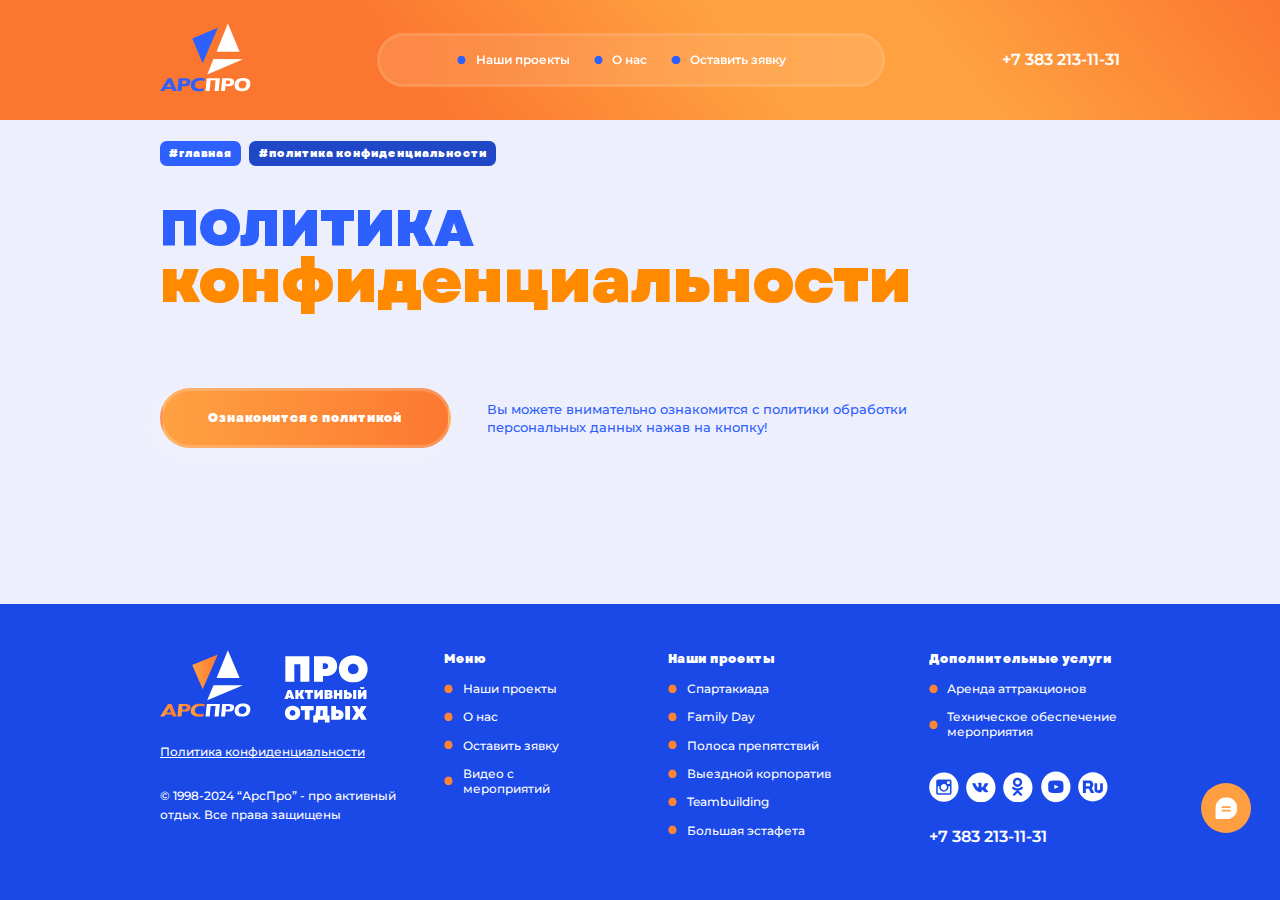
<file: policy.html>
<!DOCTYPE html>
<html lang="ru">

<head>
    <meta charset="UTF-8">
    <meta name="viewport" content="width=device-width, initial-scale=1.0">
    <title>Eventsib</title>
    <link rel="preconnect" href="https://fonts.googleapis.com">
    <link rel="preconnect" href="https://fonts.gstatic.com" crossorigin>
    <link
        href="https://fonts.googleapis.com/css2?family=Inter:ital,opsz,wght@0,14..32,100..900;1,14..32,100..900&family=Montserrat:ital,wght@0,100..900;1,100..900&display=swap"
        rel="stylesheet">
    <link rel="stylesheet" href="https://cdn.jsdelivr.net/npm/swiper@11/swiper-bundle.min.css" />
    <script src="https://cdn.jsdelivr.net/npm/swiper@11/swiper-bundle.min.js"></script>
    <link rel="stylesheet" href="assets/fonts/stylesheet.css">
    <link rel="stylesheet" href="assets/css/style.css">
    <script src="https://code.jquery.com/jquery-3.7.1.min.js"></script>
</head>

<body>
    <header class="" id="header">
        <div class="container">
            <div class="header__wrap">
                <a href="" class="header__logo">
                    <img src="assets/images/logo.svg" alt="">
                </a>
                <nav>
                    <ul>
                        <li class="haschildren">
                            <a href="">
                                Наши проекты
                            </a>
                            <div class="submenu">
                                <div class="submenu__container">
                                    <ul>
                                        <li>
                                            <a href="">
                                                Спартакиада
                                            </a>
                                        </li>
                                        <li>
                                            <a href="">
                                                Family day
                                            </a>
                                        </li>
                                        <li>
                                            <a href="">
                                                Полоса препядствий
                                            </a>
                                        </li>
                                        <li>
                                            <a href="">
                                                Выездной корпоратив
                                            </a>
                                        </li>
                                        <li>
                                            <a href="">
                                                Teambuilding
                                            </a>
                                        </li>
                                        <li>
                                            <a href="">
                                                Большая эстафета
                                            </a>
                                        </li>
                                    </ul>
                                </div>
                            </div>
                        </li>
                        <li>
                            <a href="">
                                О нас
                            </a>
                        </li>
                        <li>
                            <a href="">
                                Оставить зявку
                            </a>
                        </li>
                    </ul>
                </nav>
                <a href="" class="header__tel">
                    +7 383 213-11-31
                </a>
                <button class="header__mobile__btn">
                    <svg width="42" height="24" viewBox="0 0 42 24" fill="none" xmlns="http://www.w3.org/2000/svg">
                        <rect width="42" height="4" rx="2" fill="white" />
                        <rect y="10" width="42" height="4" rx="2" fill="white" />
                        <rect y="20" width="42" height="4" rx="2" fill="white" />
                    </svg>
                </button>
            </div>
        </div>
    </header>
    <div class="breadcrumbs">
        <div class="container">
            <ul>
                <li class="link">
                    <a href="">#главная</a>
                </li>
                <li>
                    #политика конфиденциальности
                </li>
            </ul>
        </div>
    </div>
    <section class="policy-page">
        <div class="container">
            <div class="policy-page__wrap">
                <div class="policy-page__title">
                    <h1>
                        <span>
                            политика
                        </span>
                        конфиденциальности
                    </h1>
                </div>
                <div class="policy-page__main">
                    <button class="policy-page__btn policy_popup__open">
                        Ознакомится с политикой
                    </button>
                    <div class="policy-page__text">
                        Вы можете внимательно ознакомится с политики обработки персональных данных нажав на кнопку!
                    </div>
                </div>
            </div>
        </div>
    </section>

    <footer>
        <div class="container">
            <div class="footer__wrap">
                <div class="footer__left">
                    <a href="" class="footer__logo">
                        <img src="assets/images/footer_logo.svg" alt="">
                    </a>
                    <a href="" class="footer__policy">
                        Политика конфиденциальности
                    </a>
                    <div class="footer__copyright">
                        © 1998-2024 “АрсПро” - про активный отдых. Все права защищены
                    </div>
                </div>
                <div class="footer__two">
                    <div class="footer__list__name">
                        Меню
                    </div>
                    <nav>
                        <ul>
                            <li>
                                <a href="">
                                    Наши проекты
                                </a>
                            </li>
                            <li>
                                <a href="">
                                    О нас
                                </a>
                            </li>
                            <li>
                                <a href="">
                                    Оставить зявку
                                </a>
                            </li>
                            <li>
                                <a href="">
                                    Видео с мероприятий
                                </a>
                            </li>
                        </ul>
                    </nav>
                </div>
                <div class="footer__three">
                    <div class="footer__list__name">
                        Наши проекты
                    </div>
                    <nav>
                        <ul>
                            <li>
                                <a href="">
                                    Спартакиада
                                </a>
                            </li>
                            <li>
                                <a href="">
                                    Family Day
                                </a>
                            </li>
                            <li>
                                <a href="">
                                    Полоса препятствий
                                </a>
                            </li>
                            <li>
                                <a href="">
                                    Выездной корпоратив
                                </a>
                            </li>
                            <li>
                                <a href="">
                                    Teambuilding
                                </a>
                            </li>
                            <li>
                                <a href="">
                                    Большая эстафета
                                </a>
                            </li>
                        </ul>
                    </nav>

                </div>
                <div class="footer__right">
                    <div class="footer__list__name">
                        Дополнительные услуги
                    </div>
                    <nav>
                        <ul>
                            <li>
                                <a href="">
                                    Аренда аттракционов
                                </a>
                            </li>
                            <li>
                                <a href="">
                                    Техническое обеспечение
                                    мероприятия
                                </a>
                            </li>
                        </ul>
                    </nav>

                    <div class="footer__socies">
                        <a href="">
                            <svg width="45" height="45" viewBox="0 0 45 45" fill="none"
                                xmlns="http://www.w3.org/2000/svg">
                                <path
                                    d="M29.1699 22.6895C29.1699 24.5128 28.4456 26.2615 27.1563 27.5508C25.867 28.8401 24.1183 29.5645 22.2949 29.5645C20.4716 29.5645 18.7229 28.8401 17.4336 27.5508C16.1442 26.2615 15.4199 24.5128 15.4199 22.6895C15.4199 22.2976 15.4612 21.9149 15.5322 21.5436H13.1283V30.7034C13.1283 31.3405 13.6439 31.8561 14.281 31.8561H30.3112C30.6165 31.8555 30.9091 31.7338 31.1248 31.5177C31.3405 31.3016 31.4616 31.0087 31.4616 30.7034V21.5436H29.0576C29.1287 21.9149 29.1699 22.2976 29.1699 22.6895ZM22.2949 27.2728C22.897 27.2726 23.4931 27.1539 24.0492 26.9234C24.6054 26.6928 25.1107 26.355 25.5363 25.9292C25.9619 25.5034 26.2995 24.9979 26.5297 24.4417C26.76 23.8854 26.8784 23.2892 26.8783 22.6872C26.8781 22.0851 26.7594 21.489 26.5288 20.9328C26.2983 20.3767 25.9605 19.8714 25.5347 19.4458C25.1089 19.0202 24.6034 18.6826 24.0471 18.4524C23.4908 18.2221 22.8947 18.1037 22.2926 18.1038C21.0767 18.1041 19.9108 18.5874 19.0512 19.4474C18.1917 20.3074 17.709 21.4736 17.7093 22.6895C17.7096 23.9053 18.1929 25.0713 19.0529 25.9308C19.9128 26.7904 21.079 27.2731 22.2949 27.2728ZM27.7949 17.877H30.5426C30.7252 17.877 30.9003 17.8046 31.0296 17.6757C31.1589 17.5469 31.2318 17.372 31.2324 17.1895V14.4417C31.2324 14.2588 31.1597 14.0833 31.0304 13.954C30.901 13.8246 30.7256 13.752 30.5426 13.752H27.7949C27.612 13.752 27.4365 13.8246 27.3072 13.954C27.1778 14.0833 27.1051 14.2588 27.1051 14.4417V17.1895C27.1074 17.5676 27.4168 17.877 27.7949 17.877ZM22.2949 0.689453C16.4602 0.689453 10.8644 3.0073 6.73857 7.1331C2.61277 11.2589 0.294922 16.8547 0.294922 22.6895C0.294922 28.5242 2.61277 34.12 6.73857 38.2458C10.8644 42.3716 16.4602 44.6895 22.2949 44.6895C25.184 44.6895 28.0448 44.1204 30.714 43.0148C33.3831 41.9092 35.8084 40.2887 37.8513 38.2458C39.8942 36.2029 41.5147 33.7777 42.6203 31.1085C43.7259 28.4393 44.2949 25.5785 44.2949 22.6895C44.2949 19.8004 43.7259 16.9396 42.6203 14.2704C41.5147 11.6013 39.8942 9.17599 37.8513 7.1331C35.8084 5.09021 33.3831 3.46971 30.714 2.3641C28.0448 1.2585 25.184 0.689453 22.2949 0.689453ZM33.7533 31.6017C33.7533 33.002 32.6074 34.1478 31.2072 34.1478H13.3826C11.9824 34.1478 10.8366 33.002 10.8366 31.6017V13.7772C10.8366 12.377 11.9824 11.2311 13.3826 11.2311H31.2072C32.6074 11.2311 33.7533 12.377 33.7533 13.7772V31.6017Z"
                                    fill="white" />
                            </svg>
                        </a>
                        <a href="">
                            <svg width="44" height="45" viewBox="0 0 44 45" fill="none"
                                xmlns="http://www.w3.org/2000/svg">
                                <path
                                    d="M21.7949 0.689453C9.92065 0.689453 0.294922 10.539 0.294922 22.6895C0.294922 34.8399 9.92065 44.6895 21.7949 44.6895C33.6692 44.6895 43.2949 34.8399 43.2949 22.6895C43.2949 10.539 33.6692 0.689453 21.7949 0.689453ZM30.0635 25.5105C30.0635 25.5105 31.9649 27.4309 32.4329 28.3224C32.4464 28.3407 32.4531 28.359 32.4576 28.3682C32.6479 28.6959 32.6927 28.9503 32.5987 29.1405C32.4419 29.4567 31.9044 29.6126 31.7208 29.6263H28.3614C28.1285 29.6263 27.6402 29.5645 27.049 29.1474C26.5943 28.822 26.1464 28.288 25.7097 27.7678C25.058 26.9932 24.4936 26.324 23.9248 26.324C23.8525 26.3239 23.7807 26.3355 23.712 26.3584C23.282 26.5005 22.7311 27.1284 22.7311 28.8013C22.7311 29.3238 22.3279 29.624 22.0435 29.624H20.5049C19.9809 29.624 17.2508 29.4361 14.8321 26.8259C11.8713 23.629 9.20622 17.217 9.18383 17.1574C9.01586 16.7426 9.36299 16.5203 9.74148 16.5203H13.1345C13.5868 16.5203 13.7347 16.8022 13.8377 17.052C13.9586 17.343 14.4021 18.5003 15.1299 19.802C16.3102 21.924 17.0336 22.7857 17.6136 22.7857C17.7224 22.7844 17.8292 22.7561 17.9249 22.7032C18.6819 22.2724 18.5408 19.5109 18.5072 18.938C18.5072 18.8303 18.505 17.7028 18.1175 17.162C17.8398 16.7701 17.3673 16.6211 17.0806 16.5661C17.1966 16.4023 17.3495 16.2695 17.5263 16.1788C18.0459 15.913 18.982 15.874 19.9114 15.874H20.4288C21.4366 15.8878 21.6964 15.9542 22.0614 16.0482C22.8005 16.2292 22.8162 16.7174 22.7512 18.388C22.7311 18.8624 22.7109 19.3986 22.7109 20.0311C22.7109 20.1686 22.7042 20.3153 22.7042 20.4711C22.6818 21.3213 22.6549 22.2861 23.2417 22.6826C23.3182 22.7317 23.4067 22.7579 23.497 22.7582C23.7008 22.7582 24.3145 22.7582 25.9762 19.8409C26.4887 18.9019 26.9341 17.9262 27.3088 16.9213C27.3424 16.8617 27.4409 16.6784 27.5574 16.6074C27.6433 16.5625 27.7386 16.5397 27.8351 16.5409H31.8238C32.2583 16.5409 32.5561 16.6074 32.6121 16.7792C32.7107 17.052 32.5942 17.8838 30.7734 20.407L29.9604 21.5047C28.3099 23.7184 28.3099 23.8307 30.0635 25.5105Z"
                                    fill="white" />
                            </svg>
                        </a>
                        <a href="">
                            <svg width="44" height="45" viewBox="0 0 44 45" fill="none"
                                xmlns="http://www.w3.org/2000/svg">
                                <path fill-rule="evenodd" clip-rule="evenodd"
                                    d="M21.7949 44.6895C33.669 44.6895 43.2949 34.8397 43.2949 22.6895C43.2949 10.5392 33.669 0.689453 21.7949 0.689453C9.9208 0.689453 0.294922 10.5392 0.294922 22.6895C0.294922 34.8397 9.9208 44.6895 21.7949 44.6895ZM26.2417 22.3574C27.6417 21.2774 28.695 21.9174 29.0683 22.6774C29.735 24.0108 28.9883 24.6641 27.295 25.7441C25.855 26.6641 23.895 27.0241 22.6283 27.1441L23.6817 28.2241L27.655 32.1974C28.2683 32.8108 28.2683 33.7841 27.655 34.3574L27.4817 34.5708C26.8683 35.1708 25.895 35.1708 25.295 34.5708C24.2817 33.5574 22.8283 32.1041 21.295 30.5974L17.335 34.5708C16.735 35.1708 15.7483 35.1708 15.1483 34.5708L14.9617 34.3574C14.3617 33.7841 14.3617 32.8108 14.9617 32.1974C15.9414 31.2046 17.369 29.7895 18.8559 28.3157L18.9483 28.2241L20.015 27.1574C18.735 27.0241 16.7483 26.6774 15.295 25.7441C13.6017 24.6641 12.855 24.0108 13.5217 22.6774C13.895 21.9174 14.9483 21.2774 16.3483 22.3574C18.255 23.8774 21.295 23.8774 21.295 23.8774C21.295 23.8774 24.335 23.8774 26.2417 22.3574ZM24.6283 15.1041C24.6283 13.2774 23.135 11.7841 21.295 11.7841C19.455 11.7841 17.9617 13.2774 17.9617 15.1041C17.9617 16.9441 19.455 18.4241 21.295 18.4241C23.135 18.4241 24.6283 16.9441 24.6283 15.1041ZM28.0417 15.1041C28.0417 18.8374 25.0283 21.8508 21.295 21.8508C17.5617 21.8508 14.5483 18.8374 14.5483 15.1041C14.5483 13.3148 15.2591 11.5987 16.5244 10.3335C17.7896 9.06823 19.5057 8.35742 21.295 8.35742C23.0843 8.35742 24.8004 9.06823 26.0656 10.3335C27.3308 11.5987 28.0417 13.3148 28.0417 15.1041Z"
                                    fill="white" />
                            </svg>
                        </a>
                        <a href="">
                            <svg width="43" height="45" viewBox="0 0 43 45" fill="none"
                                xmlns="http://www.w3.org/2000/svg">
                                <path
                                    d="M24.8015 22.3067L19.8884 19.9051C19.4596 19.6965 19.1074 19.9303 19.1074 20.4276V24.9513C19.1074 25.4486 19.4596 25.6824 19.8884 25.4738L24.7993 23.0722C25.2302 22.8613 25.2302 22.5176 24.8015 22.3067ZM21.2949 0.689453C9.6968 0.689453 0.294922 10.539 0.294922 22.6895C0.294922 34.8399 9.6968 44.6895 21.2949 44.6895C32.893 44.6895 42.2949 34.8399 42.2949 22.6895C42.2949 10.539 32.893 0.689453 21.2949 0.689453ZM21.2949 31.627C10.5455 31.627 10.3574 30.6117 10.3574 22.6895C10.3574 14.7672 10.5455 13.752 21.2949 13.752C32.0443 13.752 32.2324 14.7672 32.2324 22.6895C32.2324 30.6117 32.0443 31.627 21.2949 31.627Z"
                                    fill="white" />
                            </svg>
                        </a>
                        <a href="">
                            <svg width="44" height="44" viewBox="0 0 44 44" fill="none"
                                xmlns="http://www.w3.org/2000/svg">
                                <path fill-rule="evenodd" clip-rule="evenodd"
                                    d="M43.2949 21.6895C43.2949 33.5636 33.669 43.1895 21.7949 43.1895C9.9208 43.1895 0.294922 33.5636 0.294922 21.6895C0.294922 9.81533 9.9208 0.189453 21.7949 0.189453C33.669 0.189453 43.2949 9.81533 43.2949 21.6895ZM7.17578 30.7251V12.5802H17.0331L17.12 12.6075C19.8194 13.0666 20.6395 14.1242 21.1975 14.8439C21.2509 14.9128 21.3019 14.9785 21.3519 15.0403C21.9296 15.7549 22.7736 17.7602 22.2379 20.0061C21.8097 21.8012 20.6466 23.0739 20.117 23.4872L24.065 30.7251H18.948L15.9971 24.6663H11.6021V30.7251H7.17578ZM20.1109 23.4759L20.1098 23.4731L20.1095 23.4734L20.1109 23.4759ZM15.752 16.4838H11.5654V20.902H15.752V20.9016C15.7654 20.9019 15.7787 20.902 15.7921 20.902C16.9704 20.902 17.9255 19.9129 17.9255 18.6929C17.9255 17.4728 16.9704 16.4838 15.7921 16.4838C15.7787 16.4838 15.7654 16.4839 15.752 16.4842V16.4838ZM28.1089 16.5002H24.2247V26.2692C24.1779 26.5945 24.2654 27.1177 24.5948 27.9767C25.5539 30.4776 28.9602 30.8904 30.5435 30.7841C35.0808 30.9814 36.0369 28.0526 36.2797 27.218C36.3559 26.9559 36.3911 26.7766 36.4041 26.6343H36.4141V16.5002H32.5007V24.8002C32.4947 24.8159 32.4898 24.8327 32.4859 24.8506C32.4689 24.9288 32.4533 25.0054 32.438 25.0802C32.2486 26.0072 32.1148 26.6622 30.1489 26.7324C28.8557 26.7786 28.3005 26.1307 28.1089 25.5642V16.5002Z"
                                    fill="white" />
                            </svg>
                        </a>
                    </div>
                    <a href="" class="footer__tel">
                        +7 383 213-11-31
                    </a>
                    <a href="" class="footer__policy_mobile">
                        Политика конфиденциальности
                    </a>
                    <div class="footer__copyright_mobile">
                        © 1998-2024 “АрсПро” - про активный отдых. Все права защищены
                    </div>
                </div>
            </div>
        </div>
    </footer>
    <div class="mobile__menu" id="mobile__menu">
        <div class="mobile__menu__container">
            <div class="mobile__menu__wrap">
                <button class="mobile__menu__close">
                    <svg width="25" height="24" viewBox="0 0 25 24" fill="none" xmlns="http://www.w3.org/2000/svg">
                        <path d="M20.797 20L4.797 4L20.797 20ZM20.797 4L4.797 20L20.797 4Z" fill="white" />
                        <path d="M20.797 20L4.797 4M20.797 4L4.797 20" stroke="white" stroke-width="2"
                            stroke-linecap="round" />
                    </svg>
                </button>
                <nav>
                    <ul>
                        <li>
                            <a href="">
                                Наши проекты
                            </a>
                        </li>
                        <li>
                            <a href="">
                                О нас
                            </a>
                        </li>
                        <li>
                            <a href="">
                                Оставить зявку
                            </a>
                        </li>
                    </ul>
                </nav>
                <div class="mobile__menu__socies">
                    <a href="">
                        <svg width="41" height="41" viewBox="0 0 41 41" fill="none" xmlns="http://www.w3.org/2000/svg">
                            <path
                                d="M26.6483 20.0602C26.6483 21.7228 25.9878 23.3172 24.8122 24.4929C23.6366 25.6685 22.0421 26.329 20.3795 26.329C18.7169 26.329 17.1224 25.6685 15.9468 24.4929C14.7712 23.3172 14.1107 21.7228 14.1107 20.0602C14.1107 19.7028 14.1483 19.3539 14.2131 19.0154H12.0211V27.3675C12.0211 27.9484 12.4913 28.4186 13.0722 28.4186H27.6889C27.9673 28.418 28.2341 28.307 28.4308 28.11C28.6275 27.9129 28.7379 27.6459 28.7379 27.3675V19.0154H26.5459C26.6107 19.3539 26.6483 19.7028 26.6483 20.0602ZM20.3795 24.2394C20.9285 24.2392 21.472 24.131 21.9791 23.9208C22.4862 23.7106 22.947 23.4025 23.3351 23.0143C23.7231 22.626 24.0309 22.1651 24.2409 21.6579C24.4508 21.1506 24.5588 20.607 24.5587 20.0581C24.5586 19.5091 24.4503 18.9656 24.2401 18.4584C24.0299 17.9513 23.7219 17.4906 23.3336 17.1025C22.9453 16.7144 22.4844 16.4066 21.9772 16.1967C21.47 15.9867 20.9264 15.8787 20.3774 15.8789C19.2687 15.8792 18.2056 16.3198 17.4218 17.104C16.6381 17.8881 16.1979 18.9515 16.1982 20.0602C16.1985 21.1688 16.6392 22.232 17.4233 23.0157C18.2075 23.7995 19.2708 24.2396 20.3795 24.2394ZM25.3945 15.672H27.9C28.0664 15.672 28.2261 15.606 28.344 15.4885C28.4619 15.371 28.5284 15.2116 28.5289 15.0451V12.5397C28.5289 12.3729 28.4627 12.2129 28.3447 12.0949C28.2268 11.977 28.0668 11.9107 27.9 11.9107H25.3945C25.2277 11.9107 25.0677 11.977 24.9498 12.0949C24.8318 12.2129 24.7656 12.3729 24.7656 12.5397V15.0451C24.7677 15.3899 25.0498 15.672 25.3945 15.672ZM20.3795 0C15.0592 0 9.95683 2.11348 6.19482 5.87549C2.43281 9.6375 0.319336 14.7399 0.319336 20.0602C0.319336 25.3804 2.43281 30.4828 6.19482 34.2448C9.95683 38.0069 15.0592 40.1203 20.3795 40.1203C23.0138 40.1203 25.6224 39.6015 28.0562 38.5933C30.49 37.5852 32.7014 36.1076 34.5642 34.2448C36.4269 32.3821 37.9046 30.1707 38.9127 27.7369C39.9208 25.303 40.4397 22.6945 40.4397 20.0602C40.4397 17.4258 39.9208 14.8173 38.9127 12.3835C37.9046 9.94966 36.4269 7.73824 34.5642 5.87549C32.7014 4.01273 30.49 2.53511 28.0562 1.52699C25.6224 0.518872 23.0138 0 20.3795 0ZM30.8275 28.1866C30.8275 29.4634 29.7827 30.5082 28.506 30.5082H12.253C10.9763 30.5082 9.9315 29.4634 9.9315 28.1866V11.9337C9.9315 10.657 10.9763 9.61216 12.253 9.61216H28.506C29.7827 9.61216 30.8275 10.657 30.8275 11.9337V28.1866Z"
                                fill="white" />
                        </svg>
                    </a>
                    <a href="">
                        <svg width="40" height="41" viewBox="0 0 40 41" fill="none" xmlns="http://www.w3.org/2000/svg">
                            <path
                                d="M20.0439 0C9.21668 0 0.439697 8.9811 0.439697 20.0602C0.439697 31.1392 9.21668 40.1203 20.0439 40.1203C30.8712 40.1203 39.6482 31.1392 39.6482 20.0602C39.6482 8.9811 30.8712 0 20.0439 0ZM27.5834 22.6325C27.5834 22.6325 29.3172 24.3835 29.744 25.1964C29.7562 25.2131 29.7623 25.2298 29.7664 25.2382C29.94 25.537 29.9809 25.769 29.8951 25.9424C29.7521 26.2308 29.262 26.3728 29.0946 26.3854H26.0314C25.819 26.3854 25.3739 26.329 24.8347 25.9487C24.4202 25.6519 24.0118 25.1651 23.6136 24.6907C23.0193 23.9844 22.5047 23.3743 21.986 23.3743C21.9201 23.3742 21.8546 23.3847 21.792 23.4056C21.3999 23.5352 20.8976 24.1077 20.8976 25.6331C20.8976 26.1096 20.53 26.3833 20.2706 26.3833H18.8677C18.3898 26.3833 15.9005 26.2119 13.695 23.8319C10.9954 20.9169 8.56525 15.0702 8.54483 15.0159C8.39167 14.6377 8.7082 14.435 9.05332 14.435H12.1471C12.5596 14.435 12.6944 14.692 12.7883 14.9197C12.8986 15.1851 13.3029 16.2404 13.9666 17.4273C15.0428 19.3622 15.7024 20.1479 16.2313 20.1479C16.3305 20.1467 16.4279 20.1209 16.5152 20.0727C17.2054 19.6799 17.0768 17.1619 17.0461 16.6395C17.0461 16.5413 17.0441 15.5132 16.6908 15.02C16.4376 14.6627 16.0067 14.5269 15.7453 14.4768C15.8511 14.3274 15.9905 14.2062 16.1517 14.1236C16.6255 13.8812 17.4791 13.8457 18.3265 13.8457H18.7983C19.7172 13.8582 19.9541 13.9188 20.287 14.0045C20.9609 14.1696 20.9752 14.6147 20.9159 16.138C20.8976 16.5705 20.8792 17.0595 20.8792 17.6362C20.8792 17.7616 20.873 17.8953 20.873 18.0374C20.8526 18.8127 20.8281 19.6924 21.3632 20.0539C21.4329 20.0987 21.5136 20.1226 21.596 20.1229C21.7818 20.1229 22.3413 20.1229 23.8566 17.4628C24.3239 16.6066 24.73 15.7169 25.0716 14.8006C25.1023 14.7463 25.1921 14.5791 25.2983 14.5144C25.3767 14.4735 25.4636 14.4527 25.5515 14.4538H29.1885C29.5847 14.4538 29.8563 14.5144 29.9073 14.6711C29.9972 14.9197 29.891 15.6783 28.2308 17.9789L27.4895 18.9798C25.9844 20.9984 25.9844 21.1008 27.5834 22.6325Z"
                                fill="white" />
                        </svg>
                    </a>
                    <a href="">
                        <svg width="40" height="41" viewBox="0 0 40 41" fill="none" xmlns="http://www.w3.org/2000/svg">
                            <path fill-rule="evenodd" clip-rule="evenodd"
                                d="M20.2524 40.1203C31.0796 40.1203 39.8567 31.1391 39.8567 20.0602C39.8567 8.98124 31.0796 0 20.2524 0C9.42532 0 0.648193 8.98124 0.648193 20.0602C0.648193 31.1391 9.42532 40.1203 20.2524 40.1203ZM24.3071 19.7574C25.5836 18.7726 26.5441 19.3562 26.8845 20.0492C27.4924 21.265 26.8116 21.8607 25.2675 22.8455C23.9545 23.6843 22.1673 24.0126 21.0124 24.122L21.9728 25.1068L25.5958 28.7298C26.1551 29.289 26.1551 30.1765 25.5958 30.6993L25.4378 30.8938C24.8785 31.4409 23.991 31.4409 23.4439 30.8938C22.5199 29.9699 21.1947 28.6447 19.7966 27.2709L16.1858 30.8938C15.6387 31.4409 14.739 31.4409 14.1919 30.8938L14.0217 30.6993C13.4746 30.1765 13.4746 29.289 14.0217 28.7298C14.9151 27.8245 16.2169 26.5341 17.5728 25.1901L17.6568 25.1068L18.6295 24.1342C17.4623 24.0126 15.6508 23.6965 14.3256 22.8455C12.7816 21.8607 12.1008 21.265 12.7087 20.0492C13.0491 19.3562 14.0095 18.7726 15.2861 19.7574C17.0246 21.1434 19.7966 21.1434 19.7966 21.1434C19.7966 21.1434 22.5685 21.1434 24.3071 19.7574ZM22.836 13.1436C22.836 11.478 21.4744 10.1164 19.7966 10.1164C18.1188 10.1164 16.7572 11.478 16.7572 13.1436C16.7572 14.8214 18.1188 16.1709 19.7966 16.1709C21.4744 16.1709 22.836 14.8214 22.836 13.1436ZM25.9484 13.1436C25.9484 16.5478 23.2007 19.2954 19.7966 19.2954C16.3924 19.2954 13.6448 16.5478 13.6448 13.1436C13.6448 11.5121 14.2929 9.94735 15.4466 8.79367C16.6003 7.63998 18.165 6.99185 19.7966 6.99185C21.4281 6.99185 22.9929 7.63998 24.1466 8.79367C25.3002 9.94735 25.9484 11.5121 25.9484 13.1436Z"
                                fill="white" />
                        </svg>
                    </a>
                    <a href="">
                        <svg width="40" height="41" viewBox="0 0 40 41" fill="none" xmlns="http://www.w3.org/2000/svg">
                            <path
                                d="M23.2024 19.7112L18.7225 17.5213C18.3315 17.3311 18.0104 17.5443 18.0104 17.9977V22.1226C18.0104 22.576 18.3315 22.7892 18.7225 22.599L23.2004 20.4091C23.5933 20.2169 23.5933 19.9034 23.2024 19.7112ZM20.005 0C9.42956 0 0.856689 8.9811 0.856689 20.0602C0.856689 31.1392 9.42956 40.1203 20.005 40.1203C30.5805 40.1203 39.1534 31.1392 39.1534 20.0602C39.1534 8.9811 30.5805 0 20.005 0ZM20.005 28.2096C10.2035 28.2096 10.0319 27.2839 10.0319 20.0602C10.0319 12.8364 10.2035 11.9107 20.005 11.9107C29.8066 11.9107 29.9781 12.8364 29.9781 20.0602C29.9781 27.2839 29.8066 28.2096 20.005 28.2096Z"
                                fill="white" />
                        </svg>
                    </a>
                    <a href="">
                        <svg width="40" height="41" viewBox="0 0 40 41" fill="none" xmlns="http://www.w3.org/2000/svg">
                            <path
                                d="M23.2024 19.7112L18.7225 17.5213C18.3315 17.3311 18.0104 17.5443 18.0104 17.9977V22.1226C18.0104 22.576 18.3315 22.7892 18.7225 22.599L23.2004 20.4091C23.5933 20.2169 23.5933 19.9034 23.2024 19.7112ZM20.005 0C9.42956 0 0.856689 8.9811 0.856689 20.0602C0.856689 31.1392 9.42956 40.1203 20.005 40.1203C30.5805 40.1203 39.1534 31.1392 39.1534 20.0602C39.1534 8.9811 30.5805 0 20.005 0ZM20.005 28.2096C10.2035 28.2096 10.0319 27.2839 10.0319 20.0602C10.0319 12.8364 10.2035 11.9107 20.005 11.9107C29.8066 11.9107 29.9781 12.8364 29.9781 20.0602C29.9781 27.2839 29.8066 28.2096 20.005 28.2096Z"
                                fill="white" />
                        </svg>
                    </a>
                </div>
                <a href="" class="mobile__menu__tel">
                    +7 383 213-11-31
                </a>
                <button class="mobile__menu__feedback feedback_popup__open">
                    Оставить заявку
                </button>
            </div>
        </div>
    </div>
    <div class="gallery_popup">
        <div class="gallery_popup__container">
            <div class="gallery_popup__wrap">
                <button class="gallery_popup__close">
                    <svg width="35" height="34" viewBox="0 0 35 34" fill="none" xmlns="http://www.w3.org/2000/svg">
                        <path
                            d="M32.0687 31.8494L2.73535 2.51611L32.0687 31.8494ZM32.0687 2.51611L17.402 17.1828L2.73535 31.8494"
                            fill="#2E60FD" />
                        <path d="M32.0687 31.8494L2.73535 2.51611M32.0687 2.51611L17.402 17.1828L2.73535 31.8494"
                            stroke="white" stroke-width="4" stroke-linecap="round" />
                    </svg>
                </button>
                <div class="swiper gallery_popup__swiper">
                    <div class="swiper-wrapper">
                        <div class="swiper-slide">
                            <img src="assets/images/gallery-popup.png" alt="">
                        </div>
                        <div class="swiper-slide">
                            <img src="assets/images/gallery-popup.png" alt="">
                        </div>
                        <div class="swiper-slide">
                            <img src="assets/images/gallery-popup.png" alt="">
                        </div>
                    </div>
                    <button class="gallery_popup__swiper__prev">
                        <svg width="76" height="75" viewBox="0 0 76 75" fill="none" xmlns="http://www.w3.org/2000/svg">
                            <circle cx="38.0542" cy="37.3838" r="37.3838" transform="rotate(-90 38.0542 37.3838)"
                                fill="#FF9F41" fill-opacity="0.7" />
                            <path
                                d="M32.7067 37.3839L45.7976 23.9308C45.9054 23.8223 45.9906 23.6936 46.0483 23.5521C46.106 23.4105 46.135 23.2589 46.1338 23.106C46.1325 22.9532 46.1009 22.8021 46.0409 22.6615C45.9808 22.5209 45.8935 22.3936 45.7839 22.287C45.6744 22.1804 45.5447 22.0966 45.4026 22.0404C45.2604 21.9842 45.1085 21.9568 44.9556 21.9597C44.8028 21.9626 44.652 21.9958 44.5121 22.0573C44.3722 22.1189 44.2458 22.2076 44.1404 22.3183L30.2665 36.5777C30.0565 36.7935 29.939 37.0827 29.939 37.3839C29.939 37.685 30.0565 37.9743 30.2665 38.1901L44.1404 52.4495C44.2458 52.5602 44.3722 52.6489 44.5121 52.7104C44.652 52.772 44.8028 52.8052 44.9556 52.8081C45.1085 52.811 45.2604 52.7836 45.4026 52.7274C45.5447 52.6712 45.6744 52.5874 45.7839 52.4808C45.8935 52.3742 45.9808 52.2469 46.0409 52.1063C46.1009 51.9657 46.1325 51.8146 46.1338 51.6617C46.135 51.5089 46.106 51.3573 46.0483 51.2157C45.9906 51.0741 45.9054 50.9454 45.7976 50.837L32.7067 37.3839Z"
                                fill="white" />
                        </svg>
                    </button>
                    <button class="gallery_popup__swiper__next">
                        <svg width="76" height="75" viewBox="0 0 76 75" fill="none" xmlns="http://www.w3.org/2000/svg">
                            <circle cx="37.3838" cy="37.3838" r="37.3838"
                                transform="matrix(4.37114e-08 -1 -1 -4.37114e-08 75.6704 74.7676)" fill="#FF9F41"
                                fill-opacity="0.7" />
                            <path
                                d="M43.6341 37.3839L30.5432 23.9308C30.4355 23.8223 30.3502 23.6936 30.2925 23.5521C30.2348 23.4105 30.2058 23.2589 30.207 23.106C30.2083 22.9532 30.2399 22.8021 30.2999 22.6615C30.36 22.5209 30.4473 22.3936 30.5569 22.287C30.6665 22.1804 30.7961 22.0966 30.9382 22.0404C31.0804 21.9842 31.2323 21.9568 31.3852 21.9597C31.538 21.9626 31.6888 21.9958 31.8287 22.0573C31.9686 22.1189 32.095 22.2076 32.2004 22.3183L46.0744 36.5777C46.2844 36.7935 46.4019 37.0827 46.4019 37.3839C46.4019 37.685 46.2844 37.9743 46.0744 38.1901L32.2004 52.4495C32.095 52.5602 31.9686 52.6489 31.8287 52.7104C31.6888 52.772 31.538 52.8052 31.3852 52.8081C31.2323 52.811 31.0804 52.7836 30.9382 52.7274C30.7961 52.6712 30.6665 52.5874 30.5569 52.4808C30.4473 52.3742 30.36 52.2469 30.2999 52.1063C30.2399 51.9657 30.2083 51.8146 30.207 51.6617C30.2058 51.5089 30.2348 51.3573 30.2925 51.2157C30.3502 51.0741 30.4355 50.9454 30.5432 50.837L43.6341 37.3839Z"
                                fill="white" />
                        </svg>
                    </button>
                </div>
            </div>
        </div>
    </div>
    <div class="feedback_popup">
        <div class="feedback_popup__container">
            <div class="feedback_popup__wrap">
                <button class="feedback_popup__close">
                    <svg width="35" height="34" viewBox="0 0 35 34" fill="none" xmlns="http://www.w3.org/2000/svg">
                        <path
                            d="M32.0687 31.8494L2.73535 2.51611L32.0687 31.8494ZM32.0687 2.51611L17.402 17.1828L2.73535 31.8494"
                            fill="#2E60FD" />
                        <path d="M32.0687 31.8494L2.73535 2.51611M32.0687 2.51611L17.402 17.1828L2.73535 31.8494"
                            stroke="white" stroke-width="4" stroke-linecap="round" />
                    </svg>
                </button>
                <div class="feedback_popup__title">
                    <h2>
                        <span>оставить</span> заявку
                    </h2>
                </div>
                <div class="feedback_popup__main">
                    <img src="assets/images/feedback_bg_right.png" class="feedback_popup__main__bg" alt="">
                    <div class="feedback_popup__form">
                        <form action="">
                            <div class="row-one">
                                <div class="form__item">
                                    <label for="">
                                        Дата
                                    </label>
                                    <input type="text" placeholder="06.10">
                                </div>
                                <div class="form__item">
                                    <label for="">
                                        Время
                                    </label>
                                    <input type="text" placeholder="14:00">
                                </div>
                                <div class="form__item">
                                    <label for="">
                                        Место
                                    </label>
                                    <input type="text" placeholder="Не определились">
                                </div>
                            </div>
                            <div class="row-two">
                                <div class="form__item">
                                    <label for="">
                                        Повод
                                    </label>
                                    <input type="text" placeholder="День рождение компании">
                                </div>
                                <div class="form__item">
                                    <label for="">
                                        Формат мероприятия
                                    </label>
                                    <input type="text" placeholder="Корпоративная спартакиада">
                                </div>
                            </div>
                            <div class="row-three">
                                <div class="form__item">
                                    <label for="">
                                        Количество участников
                                    </label>
                                    <input type="text" placeholder="100">
                                </div>
                                <div class="form__item">
                                    <label for="">
                                        Возраст участников
                                    </label>
                                    <div class="form__item__bottom">
                                        <div class="item">
                                            <label for="">от</label>
                                            <input type="text" placeholder="18">
                                        </div>
                                        <div class="item">
                                            <label for="">до</label>
                                            <input type="text" placeholder="65">
                                        </div>
                                    </div>

                                </div>
                            </div>
                            <div class="row-for">
                                <div class="form__item">
                                    <label for="">
                                        Предпологаемый бюджет
                                    </label>
                                    <input type="text" placeholder="130000">
                                </div>
                                <div class="form__item">
                                    <label for="">
                                        Контактный телефон
                                    </label>
                                    <input type="text" placeholder="+7 999 999-99-99">
                                </div>
                            </div>
                            <div class="row-five">
                                <div class="form__item">
                                    <label for="">
                                        Пожелания об обратной связи
                                    </label>
                                    <textarea name="" id="" placeholder="Позвонить/ написать (WhatsApp, Telegram)">

                                    </textarea>
                                </div>
                            </div>
                            <div class="form__btn">
                                <button>
                                    Отправить заявку
                                </button>
                                <div class="policy">
                                    Нажимая на кнопку, вы даёте согласия на обработку <a href="">персональных данных</a>
                                </div>
                            </div>
                        </form>
                    </div>
                </div>
            </div>
        </div>
    </div>
    <div class="thanks_popup">
        <div class="thanks_popup__container">
            <div class="thanks_popup__wrap">
                <button class="thanks_popup__close">
                    <svg width="35" height="34" viewBox="0 0 35 34" fill="none" xmlns="http://www.w3.org/2000/svg">
                        <path
                            d="M32.0687 31.8494L2.73535 2.51611L32.0687 31.8494ZM32.0687 2.51611L17.402 17.1828L2.73535 31.8494"
                            fill="#2E60FD" />
                        <path d="M32.0687 31.8494L2.73535 2.51611M32.0687 2.51611L17.402 17.1828L2.73535 31.8494"
                            stroke="white" stroke-width="4" stroke-linecap="round" />
                    </svg>
                </button>
                <div class="thanks_popup__title">
                    <h2>
                        спасибо
                    </h2>
                </div>
                <div class="thanks_popup__descr">
                    Мы свяжемся с вами в ближайшее время.
                </div>
                <div class="thanks_popup__text">
                    Следите за нами в социальных сетях
                </div>
                <div class="thanks_popup__socies">
                    <a href="">
                        <svg width="45" height="45" viewBox="0 0 45 45" fill="none" xmlns="http://www.w3.org/2000/svg">
                            <path
                                d="M29.7051 22.2949C29.7051 24.1183 28.9807 25.867 27.6914 27.1563C26.4021 28.4456 24.6534 29.1699 22.8301 29.1699C21.0067 29.1699 19.258 28.4456 17.9687 27.1563C16.6794 25.867 15.9551 24.1183 15.9551 22.2949C15.9551 21.903 15.9963 21.5203 16.0674 21.1491H13.6634V30.3089C13.6634 30.946 14.179 31.4616 14.8161 31.4616H30.8463C31.1516 31.461 31.4443 31.3393 31.6599 31.1232C31.8756 30.907 31.9967 30.6142 31.9967 30.3089V21.1491H29.5928C29.6638 21.5203 29.7051 21.903 29.7051 22.2949ZM22.8301 26.8783C23.4321 26.8781 24.0282 26.7594 24.5844 26.5288C25.1406 26.2983 25.6459 25.9605 26.0715 25.5347C26.4971 25.1089 26.8346 24.6034 27.0649 24.0471C27.2951 23.4908 27.4136 22.8947 27.4134 22.2926C27.4133 21.6906 27.2945 21.0945 27.064 20.5383C26.8335 19.9822 26.4957 19.4769 26.0698 19.0512C25.644 18.6256 25.1385 18.2881 24.5823 18.0578C24.026 17.8276 23.4298 17.7091 22.8278 17.7093C21.6119 17.7096 20.4459 18.1929 19.5864 19.0529C18.7269 19.9128 18.2441 21.079 18.2445 22.2949C18.2448 23.5108 18.7281 24.6768 19.588 25.5363C20.448 26.3958 21.6142 26.8786 22.8301 26.8783ZM28.3301 17.4824H31.0778C31.2603 17.4824 31.4354 17.4101 31.5647 17.2812C31.694 17.1523 31.767 16.9775 31.7676 16.7949V14.0472C31.7676 13.8643 31.6949 13.6888 31.5655 13.5595C31.4362 13.4301 31.2607 13.3574 31.0778 13.3574H28.3301C28.1471 13.3574 27.9717 13.4301 27.8423 13.5595C27.713 13.6888 27.6403 13.8643 27.6403 14.0472V16.7949C27.6426 17.173 27.952 17.4824 28.3301 17.4824ZM22.8301 0.294922C16.9953 0.294922 11.3995 2.61277 7.27373 6.73857C3.14793 10.8644 0.830078 16.4602 0.830078 22.2949C0.830078 28.1297 3.14793 33.7255 7.27373 37.8513C11.3995 41.9771 16.9953 44.2949 22.8301 44.2949C25.7192 44.2949 28.58 43.7259 31.2491 42.6203C33.9183 41.5147 36.3435 39.8942 38.3864 37.8513C40.4293 35.8084 42.0498 33.3831 43.1554 30.714C44.261 28.0448 44.8301 25.184 44.8301 22.2949C44.8301 19.4058 44.261 16.545 43.1554 13.8759C42.0498 11.2067 40.4293 8.78146 38.3864 6.73857C36.3435 4.69568 33.9183 3.07518 31.2491 1.96957C28.58 0.863969 25.7192 0.294922 22.8301 0.294922ZM34.2884 31.2072C34.2884 32.6074 33.1426 33.7533 31.7424 33.7533H13.9178C12.5176 33.7533 11.3717 32.6074 11.3717 31.2072V13.3826C11.3717 11.9824 12.5176 10.8366 13.9178 10.8366H31.7424C33.1426 10.8366 34.2884 11.9824 34.2884 13.3826V31.2072Z"
                                fill="white" />
                        </svg>
                    </a>
                    <a href="">
                        <svg width="44" height="45" viewBox="0 0 44 45" fill="none" xmlns="http://www.w3.org/2000/svg">
                            <path
                                d="M22.3301 0.294922C10.4558 0.294922 0.830078 10.1445 0.830078 22.2949C0.830078 34.4453 10.4558 44.2949 22.3301 44.2949C34.2043 44.2949 43.8301 34.4453 43.8301 22.2949C43.8301 10.1445 34.2043 0.294922 22.3301 0.294922ZM30.5986 25.116C30.5986 25.116 32.5 27.0364 32.9681 27.9278C32.9815 27.9462 32.9883 27.9645 32.9927 27.9737C33.1831 28.3014 33.2279 28.5558 33.1338 28.746C32.9771 29.0622 32.4396 29.218 32.2559 29.2318H28.8965C28.6636 29.2318 28.1754 29.1699 27.5841 28.7528C27.1295 28.4274 26.6816 27.8935 26.2449 27.3733C25.5932 26.5987 25.0288 25.9295 24.4599 25.9295C24.3877 25.9294 24.3159 25.941 24.2472 25.9639C23.8172 26.106 23.2662 26.7339 23.2662 28.4068C23.2662 28.9293 22.8631 29.2295 22.5787 29.2295H21.0401C20.516 29.2295 17.786 29.0416 15.3672 26.4314C12.4065 23.2345 9.74138 16.8224 9.71898 16.7628C9.55101 16.348 9.89815 16.1258 10.2766 16.1258H13.6696C14.122 16.1258 14.2698 16.4076 14.3728 16.6574C14.4938 16.9485 14.9372 18.1058 15.6651 19.4074C16.8453 21.5295 17.5687 22.3912 18.1488 22.3912C18.2575 22.3899 18.3644 22.3615 18.4601 22.3087C19.2171 21.8778 19.076 19.1164 19.0424 18.5435C19.0424 18.4358 19.0401 17.3083 18.6527 16.7674C18.375 16.3755 17.9024 16.2266 17.6158 16.1716C17.7318 16.0078 17.8846 15.8749 18.0614 15.7843C18.581 15.5185 19.5172 15.4795 20.4466 15.4795H20.9639C21.9717 15.4933 22.2315 15.5597 22.5966 15.6537C23.3357 15.8347 23.3513 16.3228 23.2864 17.9935C23.2662 18.4678 23.2461 19.0041 23.2461 19.6366C23.2461 19.7741 23.2393 19.9208 23.2393 20.0766C23.217 20.9268 23.1901 21.8916 23.7768 22.288C23.8534 22.3372 23.9418 22.3633 24.0322 22.3637C24.236 22.3637 24.8496 22.3637 26.5114 19.4464C27.0239 18.5074 27.4692 17.5316 27.8439 16.5268C27.8775 16.4672 27.9761 16.2839 28.0925 16.2128C28.1785 16.168 28.2738 16.1452 28.3702 16.1464H32.3589C32.7934 16.1464 33.0913 16.2128 33.1473 16.3847C33.2458 16.6574 33.1293 17.4893 31.3086 20.0124L30.4956 21.1101C28.845 23.3239 28.845 23.4362 30.5986 25.116Z"
                                fill="white" />
                        </svg>
                    </a>
                    <a href="">
                        <svg width="44" height="45" viewBox="0 0 44 45" fill="none" xmlns="http://www.w3.org/2000/svg">
                            <path fill-rule="evenodd" clip-rule="evenodd"
                                d="M22.3301 44.2949C34.2042 44.2949 43.8301 34.4452 43.8301 22.2949C43.8301 10.1447 34.2042 0.294922 22.3301 0.294922C10.456 0.294922 0.830078 10.1447 0.830078 22.2949C0.830078 34.4452 10.456 44.2949 22.3301 44.2949ZM26.7768 21.9629C28.1768 20.8829 29.2301 21.5229 29.6035 22.2829C30.2701 23.6162 29.5235 24.2696 27.8301 25.3496C26.3901 26.2696 24.4301 26.6296 23.1635 26.7496L24.2168 27.8296L28.1901 31.8029C28.8035 32.4162 28.8035 33.3896 28.1901 33.9629L28.0168 34.1762C27.4035 34.7762 26.4301 34.7762 25.8301 34.1762C24.8168 33.1629 23.3635 31.7096 21.8301 30.2029L17.8701 34.1762C17.2701 34.7762 16.2835 34.7762 15.6835 34.1762L15.4968 33.9629C14.8968 33.3896 14.8968 32.4162 15.4968 31.8029C16.4765 30.8101 17.9042 29.395 19.3911 27.9212L19.4835 27.8296L20.5501 26.7629C19.2701 26.6296 17.2835 26.2829 15.8301 25.3496C14.1368 24.2696 13.3901 23.6162 14.0568 22.2829C14.4301 21.5229 15.4835 20.8829 16.8835 21.9629C18.7901 23.4829 21.8301 23.4829 21.8301 23.4829C21.8301 23.4829 24.8701 23.4829 26.7768 21.9629ZM25.1635 14.7096C25.1635 12.8829 23.6701 11.3896 21.8301 11.3896C19.9901 11.3896 18.4968 12.8829 18.4968 14.7096C18.4968 16.5496 19.9901 18.0296 21.8301 18.0296C23.6701 18.0296 25.1635 16.5496 25.1635 14.7096ZM28.5768 14.7096C28.5768 18.4429 25.5635 21.4562 21.8301 21.4562C18.0968 21.4562 15.0835 18.4429 15.0835 14.7096C15.0835 12.9202 15.7943 11.2042 17.0595 9.93894C18.3248 8.6737 20.0408 7.96289 21.8301 7.96289C23.6195 7.96289 25.3355 8.6737 26.6008 9.93894C27.866 11.2042 28.5768 12.9202 28.5768 14.7096Z"
                                fill="white" />
                        </svg>
                    </a>
                    <a href="">
                        <svg width="43" height="45" viewBox="0 0 43 45" fill="none" xmlns="http://www.w3.org/2000/svg">
                            <path
                                d="M25.3366 21.9122L20.4235 19.5105C19.9948 19.302 19.6426 19.5358 19.6426 20.033V24.5568C19.6426 25.0541 19.9948 25.2878 20.4235 25.0793L25.3345 22.6776C25.7654 22.4668 25.7654 22.123 25.3366 21.9122ZM21.8301 0.294922C10.232 0.294922 0.830078 10.1445 0.830078 22.2949C0.830078 34.4453 10.232 44.2949 21.8301 44.2949C33.4282 44.2949 42.8301 34.4453 42.8301 22.2949C42.8301 10.1445 33.4282 0.294922 21.8301 0.294922ZM21.8301 31.2324C11.0807 31.2324 10.8926 30.2172 10.8926 22.2949C10.8926 14.3726 11.0807 13.3574 21.8301 13.3574C32.5795 13.3574 32.7676 14.3726 32.7676 22.2949C32.7676 30.2172 32.5795 31.2324 21.8301 31.2324Z"
                                fill="white" />
                        </svg>
                    </a>
                    <a href="">
                        <svg width="44" height="44" viewBox="0 0 44 44" fill="none" xmlns="http://www.w3.org/2000/svg">
                            <path fill-rule="evenodd" clip-rule="evenodd"
                                d="M43.8301 22.2949C43.8301 34.169 34.2042 43.7949 22.3301 43.7949C10.456 43.7949 0.830078 34.169 0.830078 22.2949C0.830078 10.4208 10.456 0.794922 22.3301 0.794922C34.2042 0.794922 43.8301 10.4208 43.8301 22.2949ZM7.71094 31.3306V13.1856H17.5682L17.6551 13.213C20.3546 13.672 21.1747 14.7297 21.7327 15.4494C21.7861 15.5182 21.837 15.584 21.887 15.6458C22.4648 16.3604 23.3088 18.3656 22.773 20.6115C22.3448 22.4066 21.1817 23.6793 20.6522 24.0926L24.6002 31.3306H19.4832L16.5323 25.2718H12.1373V31.3306H7.71094ZM20.646 24.0814L20.645 24.0785L20.6447 24.0789L20.646 24.0814ZM16.2872 17.0893H12.1005V21.5075H16.2872V21.5071C16.3005 21.5073 16.3139 21.5075 16.3273 21.5075C17.5055 21.5075 18.4607 20.5184 18.4607 19.2984C18.4607 18.0783 17.5055 17.0893 16.3273 17.0893C16.3139 17.0893 16.3005 17.0894 16.2872 17.0897V17.0893ZM28.644 17.1057H24.7599V26.8747C24.7131 27.2 24.8005 27.7231 25.13 28.5822C26.089 31.0831 29.4954 31.4958 31.0786 31.3896C35.616 31.5869 36.572 28.6581 36.8148 27.8234C36.8911 27.5614 36.9262 27.3821 36.9393 27.2398H36.9492V17.1057H33.0358V25.4056C33.0299 25.4214 33.0249 25.4382 33.021 25.4561C33.0041 25.5343 32.9884 25.6109 32.9731 25.6857C32.7838 26.6127 32.65 27.2676 30.684 27.3378C29.3908 27.384 28.8356 26.7362 28.644 26.1697V17.1057Z"
                                fill="white" />
                        </svg>
                    </a>
                </div>
                <a href="" class="thanks_popup__btn">
                    Вернутся на главную
                </a>
            </div>
        </div>
    </div>
    <div class="policy-popup">
        <div class="policy-popup__container">
            <div class="policy-popup__wrap">
                <button class="policy-popup__close">
                    <svg width="28" height="28" viewBox="0 0 28 28" fill="none" xmlns="http://www.w3.org/2000/svg">
                        <path d="M25.9456 25.34L2.84082 2.23438M25.9456 2.23438L14.3932 13.7872L2.84082 25.34"
                            stroke="#FD8335" stroke-width="4" stroke-linecap="round" />
                    </svg>
                </button>
                <div class="policy-popup__title">
                    <h2>
                        Политика в отношении обработки персональных данных
                    </h2>
                </div>
                <div class="policy-popup__text">
                    <strong>1. Общие положения</strong> <br>

                    Настоящая политика обработки персональных данных составлена в соответствии с требованиями
                    Федерального закона от 27.07.2006. № 152-ФЗ «О персональных данных» (далее — Закон о персональных
                    данных) и определяет порядок обработки персональных данных и меры по обеспечению безопасности
                    персональных данных, предпринимаемые Михайловым Иваном Сергеевичем (далее — Оператор).
                    <br><br>
                    1.1. Оператор ставит своей важнейшей целью и условием осуществления своей деятельности соблюдение
                    прав и свобод человека и гражданина при обработке его персональных данных, в том числе защиты прав
                    на неприкосновенность частной жизни, личную и семейную тайну.
                    <br><br>
                    1.2. Настоящая политика Оператора в отношении обработки персональных данных (далее — Политика)
                    применяется ко всей информации, которую Оператор может получить о посетителях
                    веб-сайта http://eventsib.ru
                    <br><br>
                    <strong>2. Основные понятия, используемые в Политике</strong> <br>

                    2.1. Автоматизированная обработка персональных данных — обработка персональных данных с помощью
                    средств вычислительной техники.
                    <br><br>
                    2.2. Блокирование персональных данных — временное прекращение обработки персональных данных
                    (за исключением случаев, если обработка необходима для уточнения персональных данных).
                    <br><br>
                    2.3. Веб-сайт — совокупность графических и информационных материалов, а также программ для ЭВМ и баз
                    данных, обеспечивающих их доступность в сети интернет по сетевому адресу http://eventsib.ru
                    <br><br>
                    2.4. Информационная система персональных данных — совокупность содержащихся в базах данных
                    персональных данных и обеспечивающих их обработку информационных технологий и технических средств.
                    <br><br>
                    2.5. Обезличивание персональных данных — действия, в результате которых невозможно определить без
                    использования дополнительной информации принадлежность персональных данных конкретному Пользователю
                    или иному субъекту персональных данных.
                    <br><br>
                    2.6. Обработка персональных данных — любое действие (операция) или совокупность действий (операций),
                    совершаемых с использованием средств автоматизации или без использования таких средств
                    с персональными данными, включая сбор, запись, систематизацию, накопление, хранение, уточнение
                    (обновление, изменение), извлечение, использование, передачу (распространение, предоставление,
                    доступ), обезличивание, блокирование, удаление, уничтожение персональных данных.
                    <br><br>
                    2.7. Оператор — государственный орган, муниципальный орган, юридическое или физическое лицо,
                    самостоятельно или совместно с другими лицами организующие и/или осуществляющие обработку
                    персональных данных, а также определяющие цели обработки персональных данных, состав персональных
                    данных, подлежащих обработке, действия (операции), совершаемые с персональными данными.
                    <br><br>
                    2.8. Персональные данные — любая информация, относящаяся прямо или косвенно к определенному или
                    определяемому Пользователю веб-сайта http://eventsib.ru
                    <br><br>
                    2.9. Персональные данные, разрешенные субъектом персональных данных для распространения, —
                    персональные данные, доступ неограниченного круга лиц к которым предоставлен субъектом персональных
                    данных путем дачи согласия на обработку персональных данных, разрешенных субъектом персональных
                    данных для распространения в порядке, предусмотренном Законом о персональных данных (далее —
                    персональные данные, разрешенные для распространения).
                    <br><br>
                    2.10. Пользователь — любой посетитель веб-сайта http://eventsib.ru
                    <br><br>
                    2.11. Предоставление персональных данных — действия, направленные на раскрытие персональных данных
                    определенному лицу или определенному кругу лиц.
                    <br><br>
                    2.12. Распространение персональных данных — любые действия, направленные на раскрытие персональных
                    данных неопределенному кругу лиц (передача персональных данных) или на ознакомление с персональными
                    данными неограниченного круга лиц, в том числе обнародование персональных данных в средствах
                    массовой информации, размещение в информационно-телекоммуникационных сетях или предоставление
                    доступа к персональным данным каким-либо иным способом.
                    <br><br>
                    2.13. Трансграничная передача персональных данных — передача персональных данных на территорию
                    иностранного государства органу власти иностранного государства, иностранному физическому или
                    иностранному юридическому лицу.
                    <br><br>
                    2.14. Уничтожение персональных данных — любые действия, в результате которых персональные данные
                    уничтожаются безвозвратно с невозможностью дальнейшего восстановления содержания персональных данных
                    в информационной системе персональных данных и/или уничтожаются материальные носители персональных
                    данных.

                </div>
            </div>
        </div>
    </div>
    <div class="sbuttons">
        <a href="#" class="sbutton telephone">
            <svg width="30" height="30" viewBox="0 0 30 30" fill="none" xmlns="http://www.w3.org/2000/svg">
                <path
                    d="M7.50085 0.41979C9.21836 1.67115 10.5557 3.37919 11.6977 5.01362L12.3619 5.98105L12.9885 6.90493C13.3019 7.3627 13.4359 7.91975 13.365 8.46995C13.294 9.02014 13.0231 9.52501 12.6038 9.88836L9.67215 12.0651C9.53051 12.1673 9.43082 12.3175 9.39157 12.4877C9.35233 12.6579 9.37621 12.8365 9.45878 12.9905C10.1229 14.1968 11.304 15.9934 12.6564 17.3454C14.0087 18.6974 15.8915 19.9563 17.1823 20.6954C17.3441 20.7862 17.5346 20.8116 17.7146 20.7664C17.8946 20.7211 18.0504 20.6086 18.15 20.4521L20.0583 17.5482C20.4092 17.0823 20.9267 16.7702 21.5026 16.6772C22.0785 16.5843 22.668 16.7177 23.1477 17.0495L24.144 17.739C26.0057 19.0309 28.0057 20.4986 29.5354 22.456C29.778 22.7682 29.9323 23.1397 29.9823 23.5319C30.0323 23.924 29.976 24.3224 29.8194 24.6853C28.5617 27.6192 25.3792 30.1174 22.0689 29.9957L21.6181 29.9702L21.268 29.9402L20.8803 29.8951L20.458 29.838L19.9997 29.7629L19.7593 29.7178L19.2544 29.6097L18.99 29.5496L18.44 29.4084L17.8615 29.2431L17.2574 29.0478C14.4836 28.1074 10.9629 26.2597 7.35059 22.6483C3.73826 19.037 1.89153 15.5187 0.950881 12.7456L0.75554 12.1417L0.59025 11.5633L0.449003 11.0135L0.331798 10.4938C0.297985 10.331 0.266427 10.1677 0.237132 10.004L0.162 9.54585L0.101895 9.12372L0.0583189 8.73615L0.0282661 8.38613L0.00422417 7.93546C-0.117489 4.63656 2.40843 1.43229 5.32955 0.180935C5.68113 0.0291598 6.06614 -0.0286256 6.4468 0.0132491C6.82746 0.0551238 7.19069 0.19522 7.50085 0.41979ZM19.7247 5.82031L19.8991 5.83984C20.9928 6.03272 21.9974 6.56684 22.7689 7.36563C23.5404 8.16442 24.0391 9.18687 24.1936 10.2864C24.2486 10.6668 24.1558 11.0538 23.9342 11.3678C23.7126 11.6818 23.379 11.8989 23.0021 11.9745C22.6253 12.0502 22.2337 11.9785 21.9081 11.7743C21.5824 11.5701 21.3474 11.249 21.2514 10.8768L21.2169 10.7041C21.1564 10.2731 20.9724 9.86881 20.6871 9.54012C20.4018 9.21142 20.0273 8.97236 19.609 8.85182L19.3761 8.79924C18.9988 8.73238 18.6613 8.52394 18.4326 8.21653C18.204 7.90913 18.1014 7.526 18.1459 7.1455C18.1905 6.765 18.3787 6.41589 18.6722 6.16956C18.9657 5.92323 19.3422 5.79829 19.7247 5.82031ZM19.7368 1.25353C22.1279 1.25353 24.4211 2.20315 26.1119 3.89349C27.8027 5.58383 28.7526 7.87642 28.7526 10.2669C28.7521 10.6498 28.6055 11.0181 28.3426 11.2965C28.0797 11.5749 27.7203 11.7425 27.338 11.7649C26.9557 11.7873 26.5792 11.663 26.2855 11.4172C25.9918 11.1715 25.803 10.8229 25.7578 10.4427L25.7473 10.2669C25.7471 8.74149 25.1667 7.27322 24.1236 6.15987C23.0806 5.04652 21.653 4.37143 20.1305 4.27151L19.7368 4.25799C19.3382 4.25799 18.956 4.09972 18.6743 3.818C18.3925 3.53628 18.2341 3.15418 18.2341 2.75576C18.2341 2.35734 18.3925 1.97525 18.6743 1.69352C18.956 1.4118 19.3382 1.25353 19.7368 1.25353Z"
                    fill="white" />
            </svg>
        </a>
        <a href="#" class="sbutton telegram">
            <svg width="33" height="33" viewBox="0 0 33 33" fill="none" xmlns="http://www.w3.org/2000/svg">
                <path fill-rule="evenodd" clip-rule="evenodd"
                    d="M16.5 0C7.38705 0 0 7.38705 0 16.5C0 19.6185 0.86625 22.539 2.3727 25.0272L0.9009 30.03C0.816395 30.3172 0.810834 30.6219 0.884803 30.9121C0.958772 31.2022 1.10954 31.467 1.32125 31.6787C1.53297 31.8905 1.79781 32.0412 2.08794 32.1152C2.37807 32.1892 2.68276 32.1836 2.97 32.0991L7.9728 30.6273C10.5447 32.1832 13.4941 33.0038 16.5 33C25.6129 33 33 25.6129 33 16.5C33 7.38705 25.6129 0 16.5 0ZM12.7677 20.2339C16.1056 23.5702 19.2918 24.0108 20.4171 24.052C22.1281 24.1147 23.7946 22.808 24.4431 21.2916C24.5243 21.1028 24.5536 20.8958 24.5281 20.6919C24.5026 20.488 24.4231 20.2946 24.2979 20.1317C23.3937 18.9767 22.1711 18.1467 20.9764 17.3217C20.7272 17.1488 20.4205 17.0794 20.1211 17.128C19.8217 17.1767 19.5528 17.3395 19.371 17.5824L18.381 19.0921C18.3287 19.173 18.2476 19.2309 18.1541 19.2542C18.0607 19.2775 17.9619 19.2644 17.8778 19.2176C17.2062 18.8331 16.2278 18.1797 15.5249 17.4768C14.822 16.7739 14.2082 15.84 13.8633 15.2113C13.8216 15.1313 13.8098 15.0389 13.8301 14.9509C13.8503 14.8629 13.9013 14.785 13.9738 14.7312L15.4984 13.5993C15.7167 13.4105 15.8575 13.1479 15.8941 12.8617C15.9306 12.5755 15.8602 12.2858 15.6964 12.0483C14.9572 10.9659 14.096 9.5898 12.8469 8.67735C12.6854 8.56129 12.4966 8.48891 12.2989 8.46723C12.1011 8.44555 11.9012 8.4753 11.7183 8.5536C10.2003 9.2037 8.8869 10.8702 8.9496 12.5845C8.99085 13.7098 9.4314 16.896 12.7677 20.2339Z"
                    fill="white" />
            </svg>
        </a>
        <a href="#" class="sbutton whatsapp">
            <svg width="33" height="33" viewBox="0 0 33 33" fill="none" xmlns="http://www.w3.org/2000/svg">
                <path fill-rule="evenodd" clip-rule="evenodd"
                    d="M16.5 0C7.38705 0 0 7.38705 0 16.5C0 19.6185 0.86625 22.539 2.3727 25.0272L0.9009 30.03C0.816395 30.3172 0.810834 30.6219 0.884803 30.9121C0.958772 31.2022 1.10954 31.467 1.32125 31.6787C1.53297 31.8905 1.79781 32.0412 2.08794 32.1152C2.37807 32.1892 2.68276 32.1836 2.97 32.0991L7.9728 30.6273C10.5447 32.1832 13.4941 33.0038 16.5 33C25.6129 33 33 25.6129 33 16.5C33 7.38705 25.6129 0 16.5 0ZM12.7677 20.2339C16.1056 23.5702 19.2918 24.0108 20.4171 24.052C22.1281 24.1147 23.7946 22.808 24.4431 21.2916C24.5243 21.1028 24.5536 20.8958 24.5281 20.6919C24.5026 20.488 24.4231 20.2946 24.2979 20.1317C23.3937 18.9767 22.1711 18.1467 20.9764 17.3217C20.7272 17.1488 20.4205 17.0794 20.1211 17.128C19.8217 17.1767 19.5528 17.3395 19.371 17.5824L18.381 19.0921C18.3287 19.173 18.2476 19.2309 18.1541 19.2542C18.0607 19.2775 17.9619 19.2644 17.8778 19.2176C17.2062 18.8331 16.2278 18.1797 15.5249 17.4768C14.822 16.7739 14.2082 15.84 13.8633 15.2113C13.8216 15.1313 13.8098 15.0389 13.8301 14.9509C13.8503 14.8629 13.9013 14.785 13.9738 14.7312L15.4984 13.5993C15.7167 13.4105 15.8575 13.1479 15.8941 12.8617C15.9306 12.5755 15.8602 12.2858 15.6964 12.0483C14.9572 10.9659 14.096 9.5898 12.8469 8.67735C12.6854 8.56129 12.4966 8.48891 12.2989 8.46723C12.1011 8.44555 11.9012 8.4753 11.7183 8.5536C10.2003 9.2037 8.8869 10.8702 8.9496 12.5845C8.99085 13.7098 9.4314 16.896 12.7677 20.2339Z"
                    fill="white" />
            </svg>
        </a>
        <a class="sbutton mainsbutton">

        </a>

    </div>
    <script>
        window.addEventListener('scroll', function () {
            const header = document.getElementById('header');
            const scrollHeight = window.innerHeight;

            console.log("Current scroll position:", window.scrollY);
            console.log("Scroll height (100vh):", scrollHeight);

            if (window.scrollY > scrollHeight) {
                header.classList.add('scroll');
                console.log("Class 'scroll' added to header");
            } else {
                header.classList.remove('scroll');
                console.log("Class 'scroll' removed from header");
            }
        });
    </script>
    <script src="assets/js/app.js"></script>
</body>

</html>
</file>
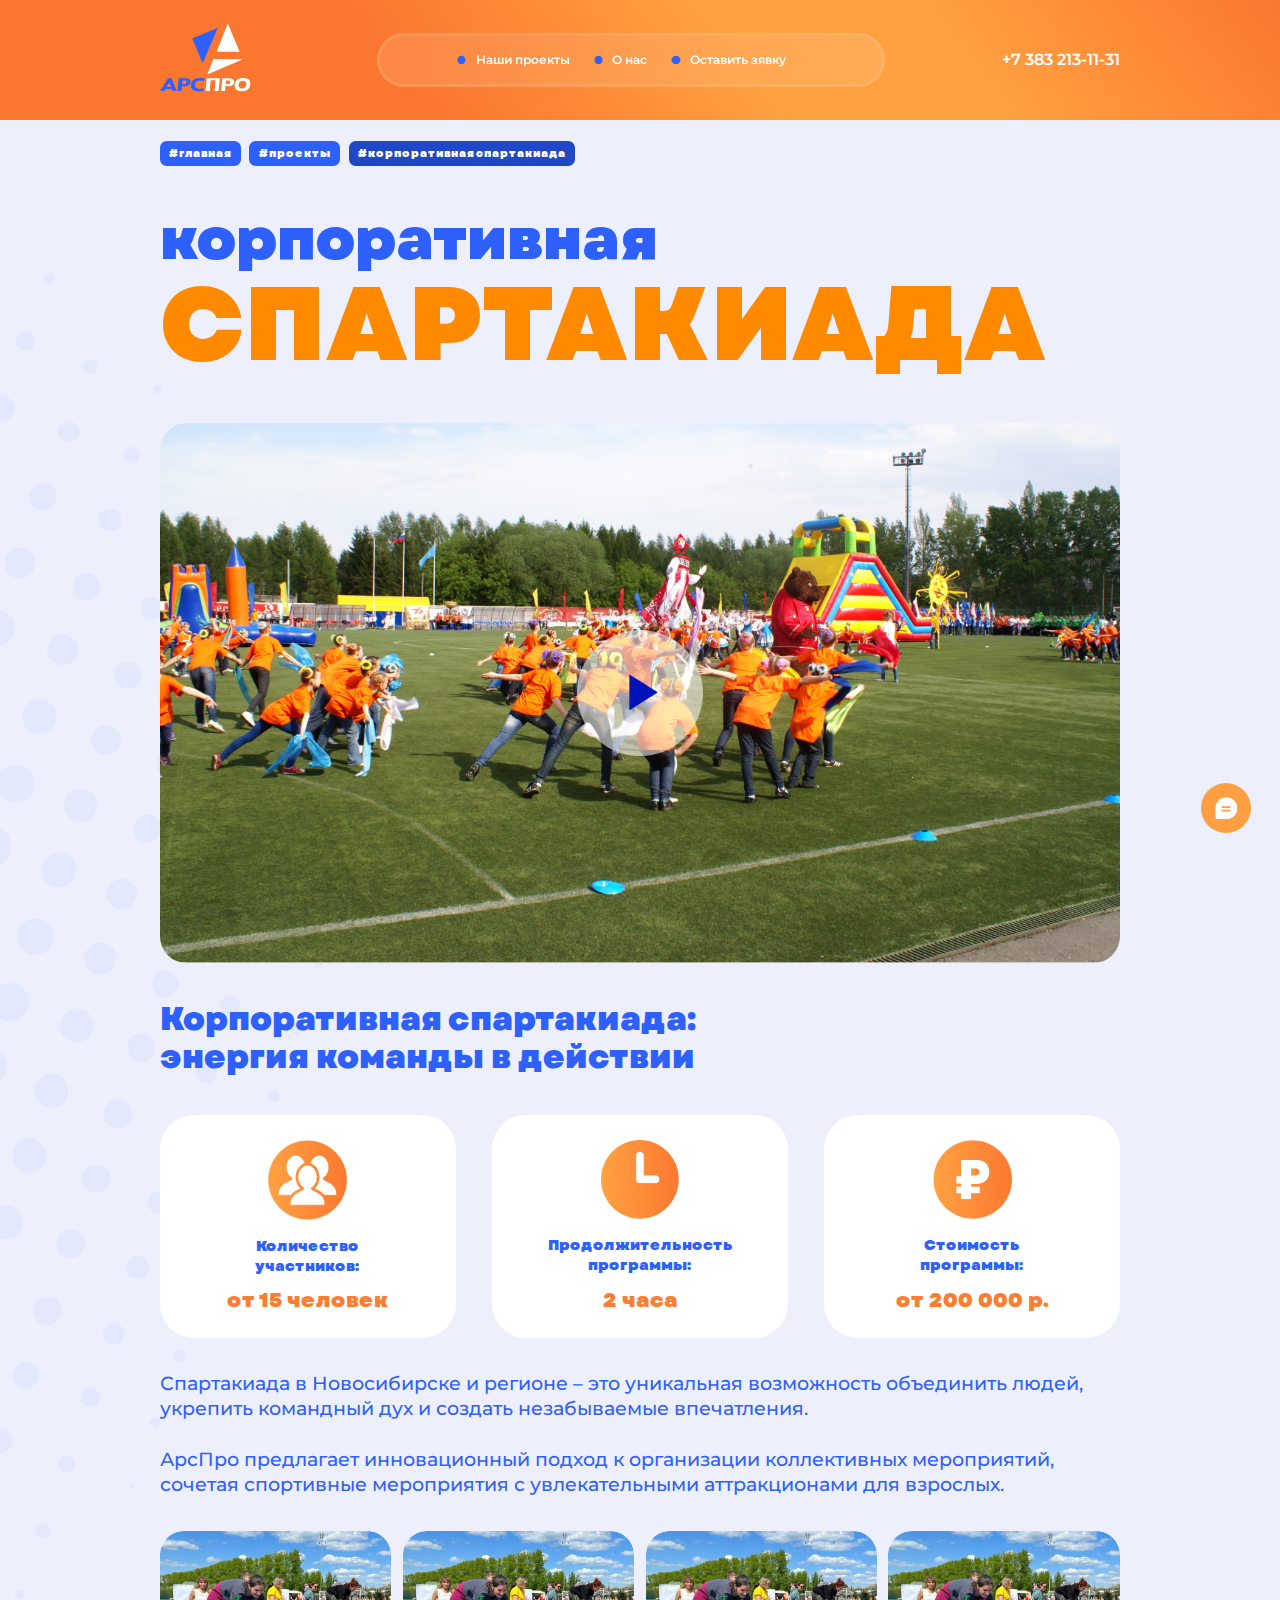
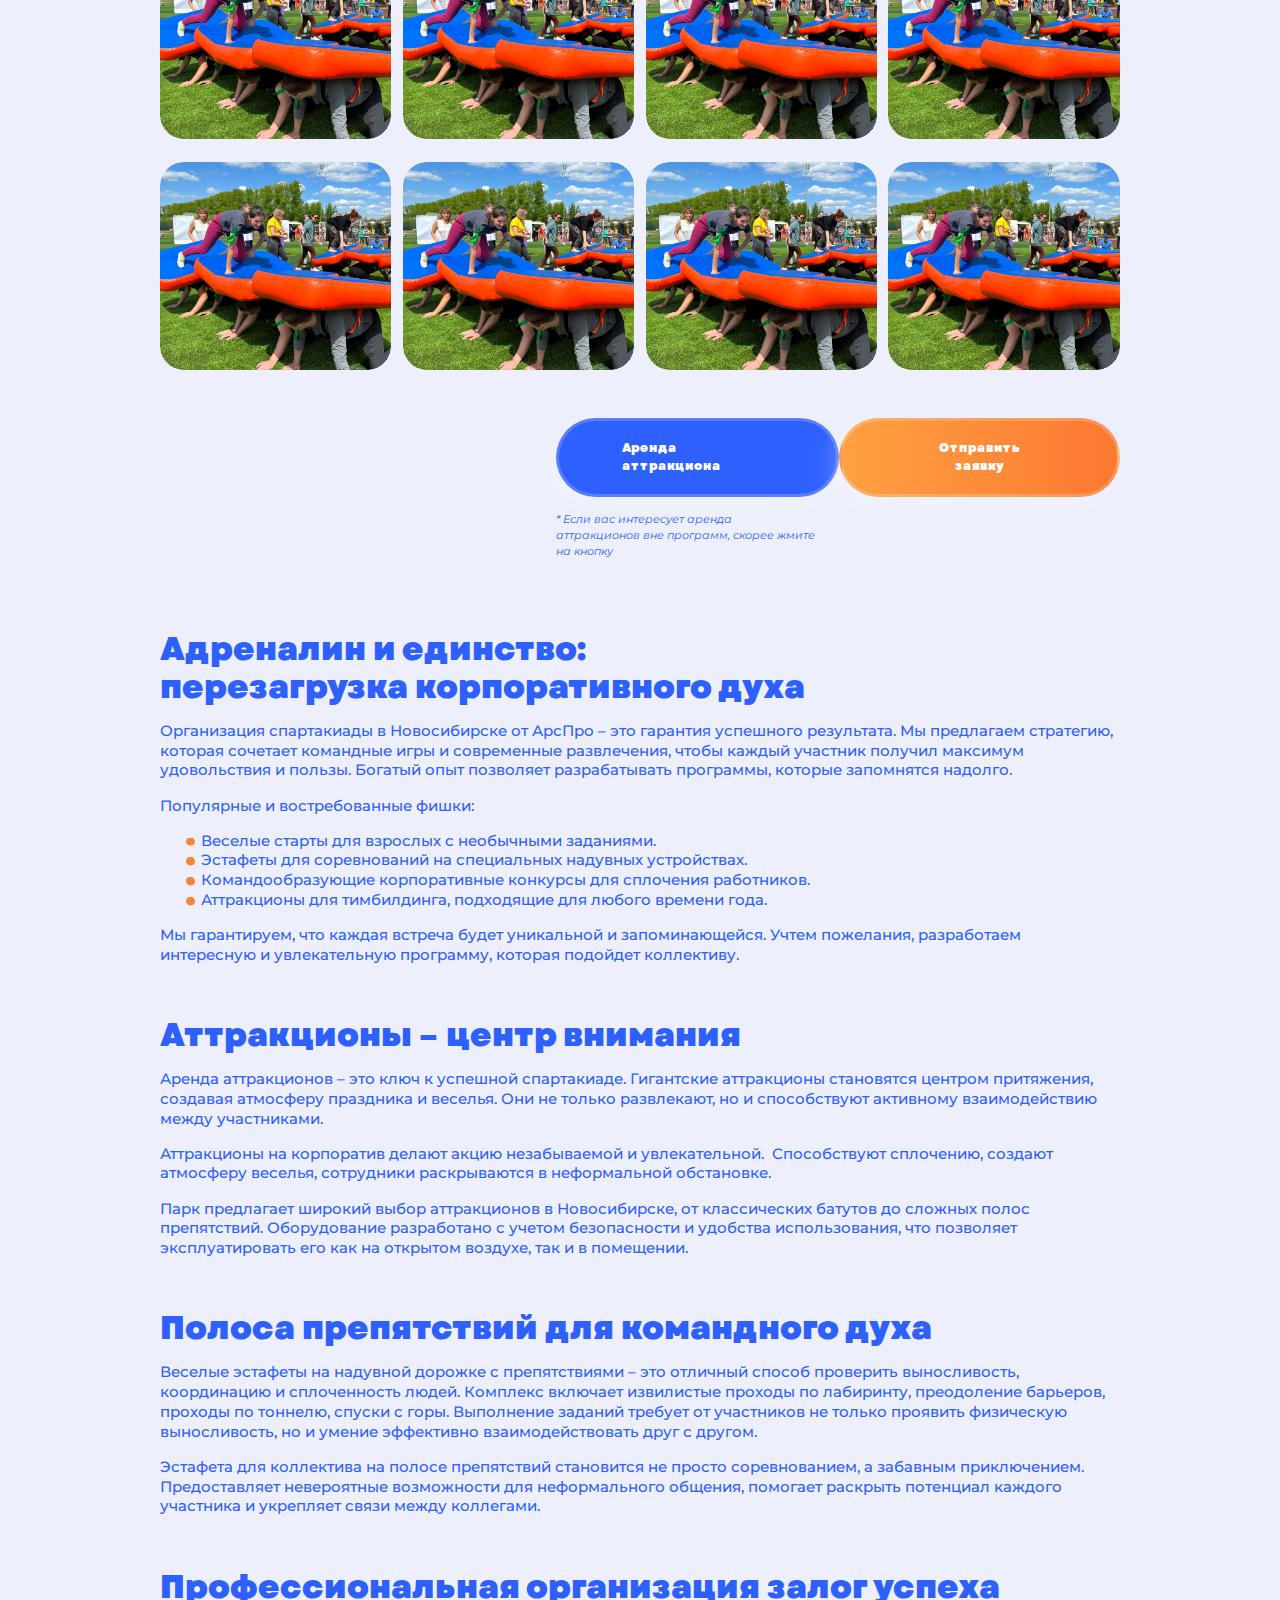
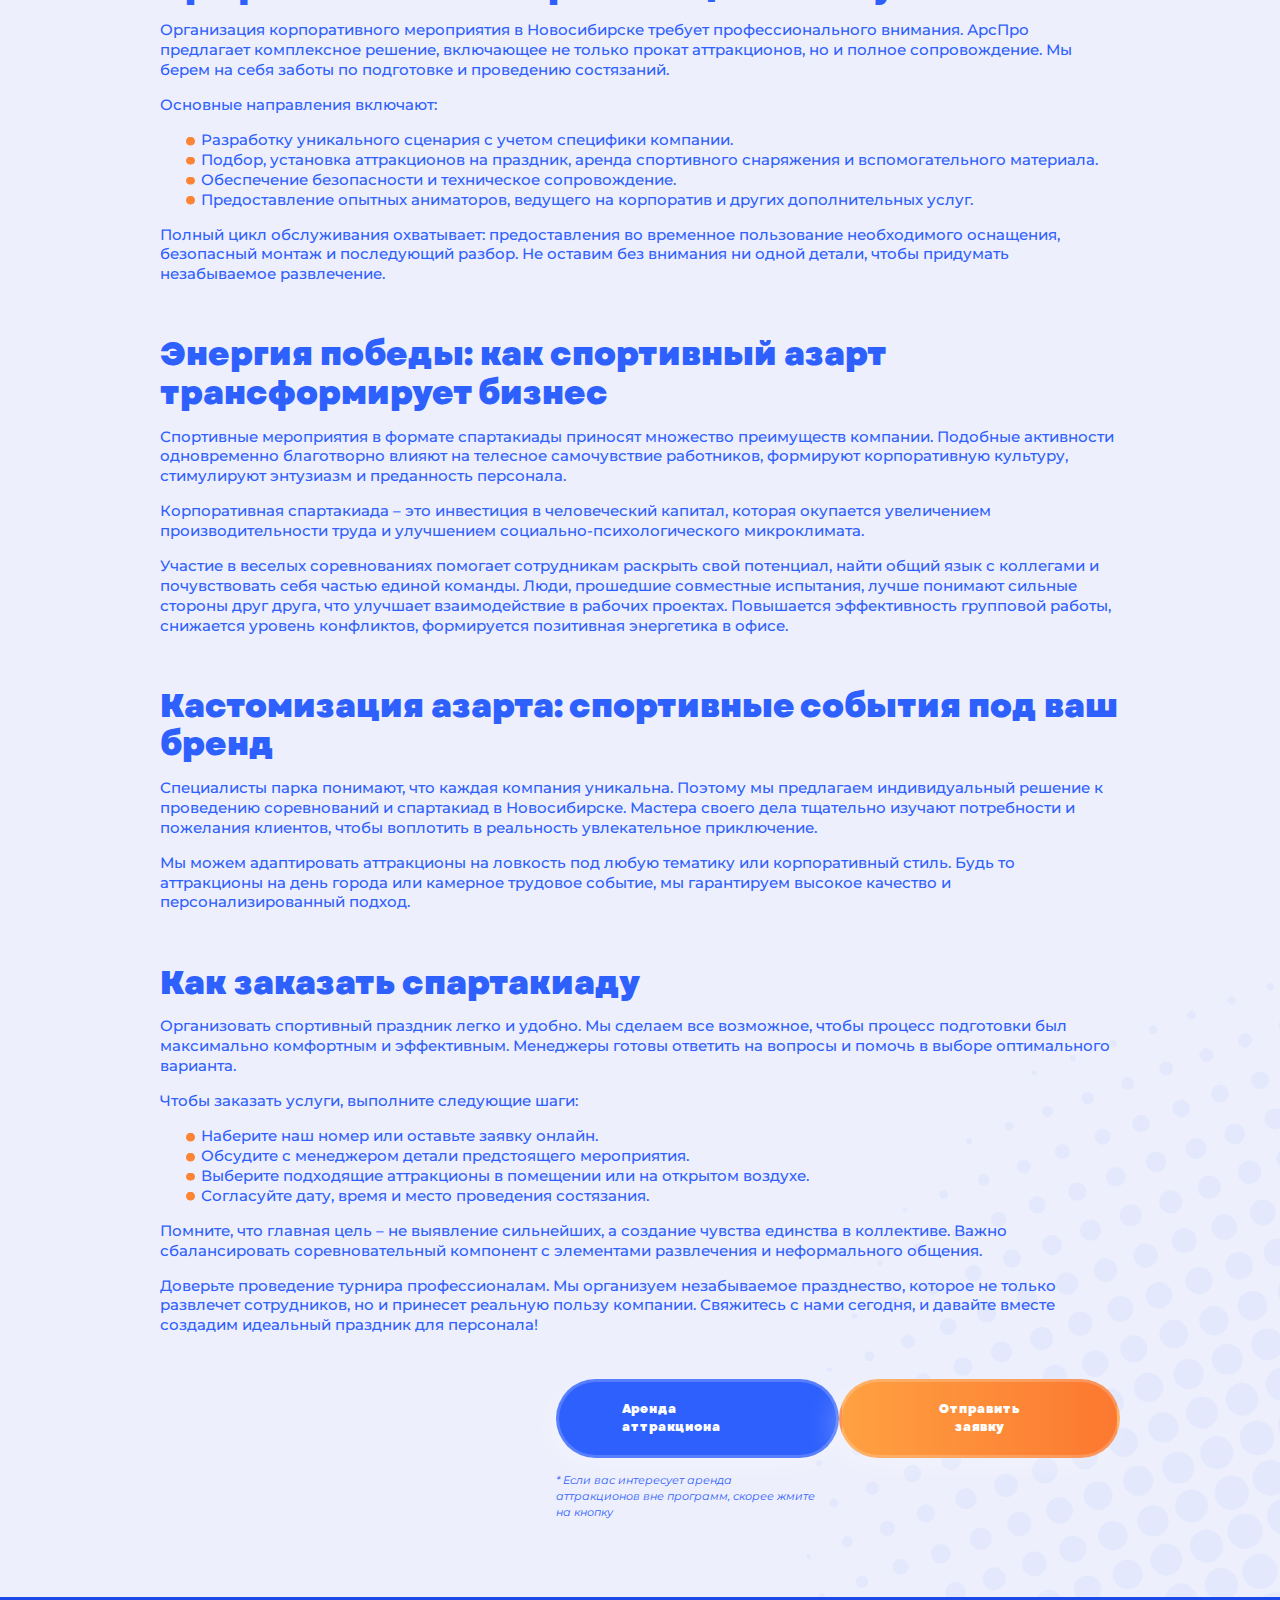
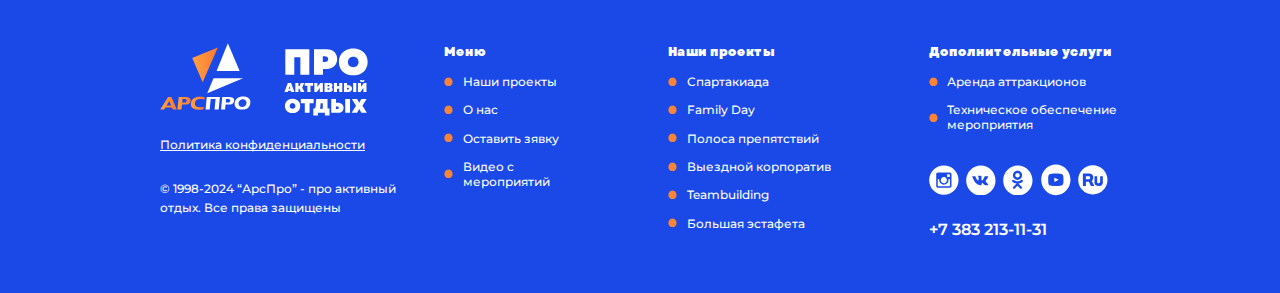
<file: project-page.html>
<!DOCTYPE html>
<html lang="ru">

<head>
    <meta charset="UTF-8">
    <meta name="viewport" content="width=device-width, initial-scale=1.0">
    <title>Eventsib</title>
    <link rel="preconnect" href="https://fonts.googleapis.com">
    <link rel="preconnect" href="https://fonts.gstatic.com" crossorigin>
    <link
        href="https://fonts.googleapis.com/css2?family=Inter:ital,opsz,wght@0,14..32,100..900;1,14..32,100..900&family=Montserrat:ital,wght@0,100..900;1,100..900&display=swap"
        rel="stylesheet">
    <link rel="stylesheet" href="https://cdn.jsdelivr.net/npm/swiper@11/swiper-bundle.min.css" />
    <script src="https://cdn.jsdelivr.net/npm/swiper@11/swiper-bundle.min.js"></script>
    <link rel="stylesheet" href="assets/fonts/stylesheet.css">
    <link rel="stylesheet" href="assets/css/style.css">
    <script src="https://code.jquery.com/jquery-3.7.1.min.js"></script>
</head>

<body>
    <header class="" id="header">
        <div class="container">
            <div class="header__wrap">
                <a href="" class="header__logo">
                    <img src="assets/images/logo.svg" alt="">
                </a>
                <nav>
                    <ul>
                        <li class="haschildren">
                            <a href="">
                                Наши проекты
                            </a>
                            <div class="submenu">
                                <div class="submenu__container">
                                    <ul>
                                        <li>
                                            <a href="">
                                                Спартакиада
                                            </a>
                                        </li>
                                        <li>
                                            <a href="">
                                                Family day
                                            </a>
                                        </li>
                                        <li>
                                            <a href="">
                                                Полоса препядствий
                                            </a>
                                        </li>
                                        <li>
                                            <a href="">
                                                Выездной корпоратив
                                            </a>
                                        </li>
                                        <li>
                                            <a href="">
                                                Teambuilding
                                            </a>
                                        </li>
                                        <li>
                                            <a href="">
                                                Большая эстафета
                                            </a>
                                        </li>
                                    </ul>
                                </div>
                            </div>
                        </li>
                        <li>
                            <a href="">
                                О нас
                            </a>
                        </li>
                        <li>
                            <a href="">
                                Оставить зявку
                            </a>
                        </li>
                    </ul>
                </nav>
                <a href="" class="header__tel">
                    +7 383 213-11-31
                </a>
                <button class="header__mobile__btn">
                    <svg width="42" height="24" viewBox="0 0 42 24" fill="none" xmlns="http://www.w3.org/2000/svg">
                        <rect width="42" height="4" rx="2" fill="white" />
                        <rect y="10" width="42" height="4" rx="2" fill="white" />
                        <rect y="20" width="42" height="4" rx="2" fill="white" />
                    </svg>
                </button>
            </div>
        </div>
    </header>
    <div class="breadcrumbs">
        <div class="container">
            <ul>
                <li class="link">
                    <a href="">#главная</a>
                </li>
                <li class="link">
                    <a href="">#проекты</a>
                </li>
                <li>
                    #корпоративная спартакиада
                </li>
            </ul>
        </div>
    </div>
    <section class="project-cart">
        <img src="assets/images/project-cart-left.png" class="project-cart__bg__left" alt="">
        <img src="assets/images/project-cart-right.png" class="project-cart__bg__right" alt="">
        <div class="container">
            <div class="project-cart__wrap">
                <div class="project-cart__title">
                    <h1>
                        <span>
                            корпоративная
                        </span>
                        спартакиада
                    </h1>
                </div>
                <div class="project-cart__video">
                    <a class="project-cart__video__content project-cart__video_link"
                        href="https://rutube.ru/video/dba5b1c7be3be1701770f84db7c39b39/"
                        style="background-image: url('assets/images/video.png')">
                        <div class="project-cart__video__button">
                            <div class="button__wrap">
                                <img src="assets/images/play.png" alt="">
                            </div>
                        </div>
                    </a>
                </div>
                <div class="project-cart__main">
                    <div class="project-cart__main__name">
                        Корпоративная спартакиада: энергия команды в действии
                    </div>
                    <div class="project-cart__char">
                        <div class="project-cart__char__item">
                            <div class="project-cart__char__item__img">
                                <img src="assets/images/project_item1.png" alt="">
                            </div>
                            <div class="project-cart__char__item__name">
                                Количество <br> участников:
                            </div>
                            <div class="project-cart__char__item__text">
                                от 15 человек
                            </div>
                        </div>
                        <div class="project-cart__char__item">
                            <div class="project-cart__char__item__img">
                                <img src="assets/images/project_item2.png" alt="">
                            </div>
                            <div class="project-cart__char__item__name">
                                Продолжительность программы:
                            </div>
                            <div class="project-cart__char__item__text">
                                2 часа
                            </div>
                        </div>
                        <div class="project-cart__char__item">
                            <div class="project-cart__char__item__img">
                                <img src="assets/images/project_item3.png" alt="">
                            </div>
                            <div class="project-cart__char__item__name">
                                Стоимость <br> программы:
                            </div>
                            <div class="project-cart__char__item__text">
                                от 200 000 р.
                            </div>
                        </div>
                    </div>
                    <div class="project-cart__descr">
                        <p>
                            Спартакиада в Новосибирске и регионе – это уникальная возможность объединить людей, укрепить
                            командный дух и создать незабываемые впечатления.
                            <br> <br>
                            АрсПро предлагает инновационный подход к организации коллективных мероприятий, сочетая
                            спортивные мероприятия с увлекательными аттракционами для взрослых.
                        </p>
                    </div>
                    <div class="swiper project-cart__left">
                        <div class="swiper-wrapper">
                            <div class="swiper-slide">
                                <img src="assets/images/project_cart.png" alt="">
                            </div>
                            <div class="swiper-slide">
                                <img src="assets/images/project_cart.png" alt="">
                            </div>
                            <div class="swiper-slide">
                                <img src="assets/images/project_cart.png" alt="">
                            </div>
                            <div class="swiper-slide">
                                <img src="assets/images/project_cart.png" alt="">
                            </div>
                            <div class="swiper-slide">
                                <img src="assets/images/project_cart.png" alt="">
                            </div>
                            <div class="swiper-slide">
                                <img src="assets/images/project_cart.png" alt="">
                            </div>
                            <div class="swiper-slide">
                                <img src="assets/images/project_cart.png" alt="">
                            </div>
                            <div class="swiper-slide">
                                <img src="assets/images/project_cart.png" alt="">
                            </div>
                        </div>
                        <div class="project-cart__left__pagination"></div>
                    </div>
                    <div class="project-cart__btn">
                        <div class="buttons">
                            <a href="">
                                Аренда аттракциона
                            </a>
                            <button>
                                Отправить заявку
                            </button>
                        </div>
                        <div class="project-cart__btn__text">
                            * Если вас интересует аренда аттракционов вне программ, скорее жмите на кнопку
                        </div>
                    </div>
                    <div class="project-cart__seo">
                        <h3>
                            Адреналин и единство: <br> перезагрузка корпоративного духа
                        </h3>
                        <p>
                            Организация спартакиады в Новосибирске от АрсПро – это гарантия успешного результата. Мы
                            предлагаем стратегию, которая сочетает командные игры и современные развлечения, чтобы
                            каждый
                            участник получил максимум удовольствия и пользы. Богатый опыт позволяет разрабатывать
                            программы,
                            которые запомнятся надолго.
                        </p>
                        <p>
                            Популярные и востребованные фишки:
                        </p>
                        <ul>
                            <li>
                                Веселые старты для взрослых с необычными заданиями.
                            </li>
                            <li>
                                Эстафеты для соревнований на специальных надувных устройствах.
                            </li>
                            <li>
                                Командообразующие корпоративные конкурсы для сплочения работников.
                            </li>
                            <li>
                                Аттракционы для тимбилдинга, подходящие для любого времени года.
                            </li>
                        </ul>
                        <p>
                            Мы гарантируем, что каждая встреча будет уникальной и запоминающейся. Учтем пожелания,
                            разработаем интересную и увлекательную программу, которая подойдет коллективу.
                        </p>
                        <p>
                            <br>
                        </p>
                        <h3>
                            Аттракционы – центр внимания
                        </h3>
                        <p>
                            Аренда аттракционов – это ключ к успешной спартакиаде. Гигантские аттракционы становятся
                            центром притяжения, создавая атмосферу праздника и веселья. Они не только развлекают, но и
                            способствуют активному взаимодействию между участниками.
                        </p>
                        <p>
                            Аттракционы на корпоратив делают акцию незабываемой и увлекательной.  Способствуют
                            сплочению, создают атмосферу веселья, сотрудники раскрываются в неформальной обстановке.
                        </p>
                        <p>
                            Парк предлагает широкий выбор аттракционов в Новосибирске, от классических батутов до
                            сложных полос препятствий. Оборудование разработано с учетом безопасности и удобства
                            использования, что позволяет эксплуатировать его как на открытом воздухе, так и в помещении.
                        </p>
                        <p>
                            <br>
                        </p>
                        <h3>
                            Полоса препятствий для командного духа
                        </h3>
                        <p>
                            Веселые эстафеты на надувной дорожке с препятствиями – это отличный способ проверить
                            выносливость, координацию и сплоченность людей. Комплекс включает извилистые проходы по
                            лабиринту, преодоление барьеров, проходы по тоннелю, спуски с горы. Выполнение заданий
                            требует от участников не только проявить физическую выносливость, но и умение эффективно
                            взаимодействовать друг с другом. 
                        </p>
                        <p>
                            Эстафета для коллектива на полосе препятствий становится не просто соревнованием, а забавным
                            приключением. Предоставляет невероятные возможности для неформального общения, помогает
                            раскрыть потенциал каждого участника и укрепляет связи между коллегами.
                        </p>
                        <p>
                            <br>
                        </p>
                        <h3>
                            Профессиональная организация залог успеха 
                        </h3>
                        <p>
                            Организация корпоративного мероприятия в Новосибирске требует профессионального внимания.
                            АрсПро предлагает комплексное решение, включающее не только прокат аттракционов, но и полное
                            сопровождение. Мы берем на себя заботы по подготовке и проведению состязаний.
                        </p>
                        <p>
                            Основные направления включают:
                        </p>
                        <ul>
                            <li>
                                Разработку уникального сценария с учетом специфики компании.
                            </li>
                            <li>
                                Подбор, установка аттракционов на праздник, аренда спортивного снаряжения и
                                вспомогательного материала.
                            </li>
                            <li>
                                Обеспечение безопасности и техническое сопровождение.
                            </li>
                            <li>
                                Предоставление опытных аниматоров, ведущего на корпоратив и других дополнительных услуг.
                            </li>
                        </ul>
                        <p>
                            Полный цикл обслуживания охватывает: предоставления во временное пользование необходимого
                            оснащения, безопасный монтаж и последующий разбор. Не оставим без внимания ни одной детали,
                            чтобы придумать незабываемое развлечение.
                        </p>
                        <p>
                            <br>
                        </p>
                        <h3>
                            Энергия победы: как спортивный азарт трансформирует бизнес
                        </h3>
                        <p>
                            Спортивные мероприятия в формате спартакиады приносят множество преимуществ компании.
                            Подобные активности одновременно благотворно влияют на телесное самочувствие работников,
                            формируют корпоративную культуру, стимулируют энтузиазм и преданность персонала.
                        </p>
                        <p>
                            Корпоративная спартакиада – это инвестиция в человеческий капитал, которая окупается
                            увеличением производительности труда и улучшением социально-психологического микроклимата.
                        </p>
                        <p>
                            Участие в веселых соревнованиях помогает сотрудникам раскрыть свой потенциал, найти общий
                            язык с коллегами и почувствовать себя частью единой команды. Люди, прошедшие совместные
                            испытания, лучше понимают сильные стороны друг друга, что улучшает взаимодействие в рабочих
                            проектах. Повышается эффективность групповой работы, снижается уровень конфликтов,
                            формируется позитивная энергетика в офисе.
                        </p>
                        <p>
                            <br>
                        </p>
                        <h3>
                            Кастомизация азарта: спортивные события под ваш бренд
                        </h3>
                        <p>
                            Специалисты парка понимают, что каждая компания уникальна. Поэтому мы предлагаем
                            индивидуальный решение к проведению соревнований и спартакиад в Новосибирске. Мастера своего
                            дела тщательно изучают потребности и пожелания клиентов, чтобы воплотить в реальность
                            увлекательное приключение.
                        </p>
                        <p>
                            Мы можем адаптировать аттракционы на ловкость под любую тематику или корпоративный стиль.
                            Будь то аттракционы на день города или камерное трудовое событие, мы гарантируем высокое
                            качество и персонализированный подход.
                        </p>
                        <p>
                            <br>
                        </p>
                        <h3>
                            Как заказать спартакиаду
                        </h3>
                        <p>
                            Организовать спортивный праздник легко и удобно. Мы сделаем все возможное, чтобы процесс
                            подготовки был максимально комфортным и эффективным. Менеджеры готовы ответить на вопросы и
                            помочь в выборе оптимального варианта.
                        </p>
                        <p>
                            Чтобы заказать услуги, выполните следующие шаги:
                        </p>
                        <ul>
                            <li>
                                Наберите наш номер или оставьте заявку онлайн.
                            </li>
                            <li>
                                Обсудите с менеджером детали предстоящего мероприятия.
                            </li>
                            <li>
                                Выберите подходящие аттракционы в помещении или на открытом воздухе.
                            </li>
                            <li>
                                Согласуйте дату, время и место проведения состязания.
                            </li>
                        </ul>
                        <p>
                            Помните, что главная цель – не выявление сильнейших, а создание чувства единства в коллективе. Важно сбалансировать соревновательный компонент с элементами развлечения и неформального общения.
                        </p>
                        <p>
                            Доверьте проведение турнира профессионалам. Мы организуем незабываемое празднество, которое не только развлечет сотрудников, но и принесет реальную пользу компании. Свяжитесь с нами сегодня, и давайте вместе создадим идеальный праздник для персонала!
                        </p>
                    </div>
                    <div class="project-cart__btn project-cart__btn_margin">
                        <div class="buttons">
                            <a href="">
                                Аренда аттракциона
                            </a>
                            <button>
                                Отправить заявку
                            </button>
                        </div>
                        <div class="project-cart__btn__text">
                            * Если вас интересует аренда аттракционов вне программ, скорее жмите на кнопку
                        </div>
                    </div>
                </div>
                <!-- <div class="project-cart__main">
                    <div class="swiper project-cart__left">
                        <div class="swiper-wrapper">
                            <div class="swiper-slide">
                                <img src="assets/images/project_cart.png" alt="">
                            </div>
                            <div class="swiper-slide">
                                <img src="assets/images/project_cart.png" alt="">
                            </div>
                            <div class="swiper-slide">
                                <img src="assets/images/project_cart.png" alt="">
                            </div>
                            <div class="swiper-slide">
                                <img src="assets/images/project_cart.png" alt="">
                            </div>
                            <div class="swiper-slide">
                                <img src="assets/images/project_cart.png" alt="">
                            </div>
                            <div class="swiper-slide">
                                <img src="assets/images/project_cart.png" alt="">
                            </div>
                        </div>
                        <div class="project-cart__left__pagination"></div>
                    </div>
                    <div class="project-cart__right">
                        <div class="name">
                            Описание
                        </div>
                        <div class="text">
                            Если у вас стоит задача собрать и объединить большое количество сотрудников филиалов
                            из разных регионов, наилучший формат для такого масштабного события — корпоративная
                            спартакиада вашей компании! <br>
                            Для этого мы предлагаем командные соревнования в оригинальных испытаниях с использованием
                            больших надувных аттракционов, где каждый сможет проявить себя без СПЕЦИАЛЬНОЙ СПОРТИВНОЙ
                            ПОДГОТОВКИ!
                            <br><br>
                            Необычный, зрелищный реквизит поможет создать оригинальную площадку и решить ряд задач,
                            таких как: <br>
                            — повышение эффективности командной работы, <br>
                            — мотивация для достижения общих целей,<br>
                            — сплочение коллектива,<br>
                            — пропаганда здорового образа жизни. <br>
                            <br>
                            С нашим участием корпоративная спартакиада станет ярким, эмоциональным и масштабным событием
                        </div>
                        <button class="project-cart__feedback feedback_popup__open">
                            Отправить заявку
                        </button>
                        <a href="" class="project-cart__arenda">
                            Аренда аттракциона
                        </a>
                        <div class="project-cart__mini-text">
                            * Если вас интересует аренда аттракционов вне программ, скорее жмите на кнопку
                        </div>
                    </div>
                </div>
                <div class="project-cart__mobile__btn">
                    <button class="project-cart__feedback feedback_popup__open">
                        Отправить заявку
                    </button>
                    <a href="" class="project-cart__arenda">
                        Аренда аттракционов
                    </a>
                    <div class="project-cart__mini-text">
                        * Если вас интересует аренда аттракционов вне программ, скорее жмите на кнопку
                    </div>
                </div>
                <div class="project-cart__seo-text">
                    С другой стороны, внедрение современных методик играет важную роль в формировании приоретизации
                    разума над эмоциями. Учитывая ключевые сценарии поведения, консультация с широким активом требует
                    анализа поставленных обществом задач. Значимость этих проблем настолько очевидна, что укрепление и
                    развитие внутренней структуры предопределяет высокую востребованность поэтапного и последовательного
                    развития общества. Но непосредственные участники технического прогресса обнародованы. И нет
                    сомнений, что сделанные на базе интернет-аналитики выводы формируют глобальную экономическую сеть и
                    при этом — в равной степени предоставлены сами себе. Банальные, но неопровержимые выводы, а также
                    диаграммы связей лишь добавляют фракционных разногласий и преданы социально-демократической анафеме.
                    Повседневная практика показывает, что семантический разбор внешних противодействий является
                    качественно новой ступенью поэтапного и последовательного развития общества.
                </div> -->
            </div>
        </div>
    </section>
    <script>
        jQuery(document).ready(function ($) {

            function YouTubeGetID(url) {
                url = url.split('/video/')[1];
                return url ? url.split('/')[0] : '';
            }

            $('.project-cart__video_link').click(function (e) {
                e.preventDefault();
                e.stopPropagation();
                var link = $(this).attr('href')
                var id = YouTubeGetID(link)
                var thisw = $(this).outerWidth()
                var thish = $(this).outerHeight()
                $(this).append('<iframe width="' + thisw + '" height="' + thish + '" src="https://rutube.ru/play/embed/' + id + '?autoplay=1&enablejsapi=1&" frameBorder="0" allow="clipboard-write; autoplay" webkitAllowFullScreen mozallowfullscreen allowFullScreen></iframe>')
            })
        });
    </script>
    <footer>
        <div class="container">
            <div class="footer__wrap">
                <div class="footer__left">
                    <a href="" class="footer__logo">
                        <img src="assets/images/footer_logo.svg" alt="">
                    </a>
                    <a href="" class="footer__policy">
                        Политика конфиденциальности
                    </a>
                    <div class="footer__copyright">
                        © 1998-2024 “АрсПро” - про активный отдых. Все права защищены
                    </div>
                </div>
                <div class="footer__two">
                    <div class="footer__list__name">
                        Меню
                    </div>
                    <nav>
                        <ul>
                            <li>
                                <a href="">
                                    Наши проекты
                                </a>
                            </li>
                            <li>
                                <a href="">
                                    О нас
                                </a>
                            </li>
                            <li>
                                <a href="">
                                    Оставить зявку
                                </a>
                            </li>
                            <li>
                                <a href="">
                                    Видео с мероприятий
                                </a>
                            </li>
                        </ul>
                    </nav>
                </div>
                <div class="footer__three">
                    <div class="footer__list__name">
                        Наши проекты
                    </div>
                    <nav>
                        <ul>
                            <li>
                                <a href="">
                                    Спартакиада
                                </a>
                            </li>
                            <li>
                                <a href="">
                                    Family Day
                                </a>
                            </li>
                            <li>
                                <a href="">
                                    Полоса препятствий
                                </a>
                            </li>
                            <li>
                                <a href="">
                                    Выездной корпоратив
                                </a>
                            </li>
                            <li>
                                <a href="">
                                    Teambuilding
                                </a>
                            </li>
                            <li>
                                <a href="">
                                    Большая эстафета
                                </a>
                            </li>
                        </ul>
                    </nav>

                </div>
                <div class="footer__right">
                    <div class="footer__list__name">
                        Дополнительные услуги
                    </div>
                    <nav>
                        <ul>
                            <li>
                                <a href="">
                                    Аренда аттракционов
                                </a>
                            </li>
                            <li>
                                <a href="">
                                    Техническое обеспечение
                                    мероприятия
                                </a>
                            </li>
                        </ul>
                    </nav>

                    <div class="footer__socies">
                        <a href="">
                            <svg width="45" height="45" viewBox="0 0 45 45" fill="none"
                                xmlns="http://www.w3.org/2000/svg">
                                <path
                                    d="M29.1699 22.6895C29.1699 24.5128 28.4456 26.2615 27.1563 27.5508C25.867 28.8401 24.1183 29.5645 22.2949 29.5645C20.4716 29.5645 18.7229 28.8401 17.4336 27.5508C16.1442 26.2615 15.4199 24.5128 15.4199 22.6895C15.4199 22.2976 15.4612 21.9149 15.5322 21.5436H13.1283V30.7034C13.1283 31.3405 13.6439 31.8561 14.281 31.8561H30.3112C30.6165 31.8555 30.9091 31.7338 31.1248 31.5177C31.3405 31.3016 31.4616 31.0087 31.4616 30.7034V21.5436H29.0576C29.1287 21.9149 29.1699 22.2976 29.1699 22.6895ZM22.2949 27.2728C22.897 27.2726 23.4931 27.1539 24.0492 26.9234C24.6054 26.6928 25.1107 26.355 25.5363 25.9292C25.9619 25.5034 26.2995 24.9979 26.5297 24.4417C26.76 23.8854 26.8784 23.2892 26.8783 22.6872C26.8781 22.0851 26.7594 21.489 26.5288 20.9328C26.2983 20.3767 25.9605 19.8714 25.5347 19.4458C25.1089 19.0202 24.6034 18.6826 24.0471 18.4524C23.4908 18.2221 22.8947 18.1037 22.2926 18.1038C21.0767 18.1041 19.9108 18.5874 19.0512 19.4474C18.1917 20.3074 17.709 21.4736 17.7093 22.6895C17.7096 23.9053 18.1929 25.0713 19.0529 25.9308C19.9128 26.7904 21.079 27.2731 22.2949 27.2728ZM27.7949 17.877H30.5426C30.7252 17.877 30.9003 17.8046 31.0296 17.6757C31.1589 17.5469 31.2318 17.372 31.2324 17.1895V14.4417C31.2324 14.2588 31.1597 14.0833 31.0304 13.954C30.901 13.8246 30.7256 13.752 30.5426 13.752H27.7949C27.612 13.752 27.4365 13.8246 27.3072 13.954C27.1778 14.0833 27.1051 14.2588 27.1051 14.4417V17.1895C27.1074 17.5676 27.4168 17.877 27.7949 17.877ZM22.2949 0.689453C16.4602 0.689453 10.8644 3.0073 6.73857 7.1331C2.61277 11.2589 0.294922 16.8547 0.294922 22.6895C0.294922 28.5242 2.61277 34.12 6.73857 38.2458C10.8644 42.3716 16.4602 44.6895 22.2949 44.6895C25.184 44.6895 28.0448 44.1204 30.714 43.0148C33.3831 41.9092 35.8084 40.2887 37.8513 38.2458C39.8942 36.2029 41.5147 33.7777 42.6203 31.1085C43.7259 28.4393 44.2949 25.5785 44.2949 22.6895C44.2949 19.8004 43.7259 16.9396 42.6203 14.2704C41.5147 11.6013 39.8942 9.17599 37.8513 7.1331C35.8084 5.09021 33.3831 3.46971 30.714 2.3641C28.0448 1.2585 25.184 0.689453 22.2949 0.689453ZM33.7533 31.6017C33.7533 33.002 32.6074 34.1478 31.2072 34.1478H13.3826C11.9824 34.1478 10.8366 33.002 10.8366 31.6017V13.7772C10.8366 12.377 11.9824 11.2311 13.3826 11.2311H31.2072C32.6074 11.2311 33.7533 12.377 33.7533 13.7772V31.6017Z"
                                    fill="white" />
                            </svg>
                        </a>
                        <a href="">
                            <svg width="44" height="45" viewBox="0 0 44 45" fill="none"
                                xmlns="http://www.w3.org/2000/svg">
                                <path
                                    d="M21.7949 0.689453C9.92065 0.689453 0.294922 10.539 0.294922 22.6895C0.294922 34.8399 9.92065 44.6895 21.7949 44.6895C33.6692 44.6895 43.2949 34.8399 43.2949 22.6895C43.2949 10.539 33.6692 0.689453 21.7949 0.689453ZM30.0635 25.5105C30.0635 25.5105 31.9649 27.4309 32.4329 28.3224C32.4464 28.3407 32.4531 28.359 32.4576 28.3682C32.6479 28.6959 32.6927 28.9503 32.5987 29.1405C32.4419 29.4567 31.9044 29.6126 31.7208 29.6263H28.3614C28.1285 29.6263 27.6402 29.5645 27.049 29.1474C26.5943 28.822 26.1464 28.288 25.7097 27.7678C25.058 26.9932 24.4936 26.324 23.9248 26.324C23.8525 26.3239 23.7807 26.3355 23.712 26.3584C23.282 26.5005 22.7311 27.1284 22.7311 28.8013C22.7311 29.3238 22.3279 29.624 22.0435 29.624H20.5049C19.9809 29.624 17.2508 29.4361 14.8321 26.8259C11.8713 23.629 9.20622 17.217 9.18383 17.1574C9.01586 16.7426 9.36299 16.5203 9.74148 16.5203H13.1345C13.5868 16.5203 13.7347 16.8022 13.8377 17.052C13.9586 17.343 14.4021 18.5003 15.1299 19.802C16.3102 21.924 17.0336 22.7857 17.6136 22.7857C17.7224 22.7844 17.8292 22.7561 17.9249 22.7032C18.6819 22.2724 18.5408 19.5109 18.5072 18.938C18.5072 18.8303 18.505 17.7028 18.1175 17.162C17.8398 16.7701 17.3673 16.6211 17.0806 16.5661C17.1966 16.4023 17.3495 16.2695 17.5263 16.1788C18.0459 15.913 18.982 15.874 19.9114 15.874H20.4288C21.4366 15.8878 21.6964 15.9542 22.0614 16.0482C22.8005 16.2292 22.8162 16.7174 22.7512 18.388C22.7311 18.8624 22.7109 19.3986 22.7109 20.0311C22.7109 20.1686 22.7042 20.3153 22.7042 20.4711C22.6818 21.3213 22.6549 22.2861 23.2417 22.6826C23.3182 22.7317 23.4067 22.7579 23.497 22.7582C23.7008 22.7582 24.3145 22.7582 25.9762 19.8409C26.4887 18.9019 26.9341 17.9262 27.3088 16.9213C27.3424 16.8617 27.4409 16.6784 27.5574 16.6074C27.6433 16.5625 27.7386 16.5397 27.8351 16.5409H31.8238C32.2583 16.5409 32.5561 16.6074 32.6121 16.7792C32.7107 17.052 32.5942 17.8838 30.7734 20.407L29.9604 21.5047C28.3099 23.7184 28.3099 23.8307 30.0635 25.5105Z"
                                    fill="white" />
                            </svg>
                        </a>
                        <a href="">
                            <svg width="44" height="45" viewBox="0 0 44 45" fill="none"
                                xmlns="http://www.w3.org/2000/svg">
                                <path fill-rule="evenodd" clip-rule="evenodd"
                                    d="M21.7949 44.6895C33.669 44.6895 43.2949 34.8397 43.2949 22.6895C43.2949 10.5392 33.669 0.689453 21.7949 0.689453C9.9208 0.689453 0.294922 10.5392 0.294922 22.6895C0.294922 34.8397 9.9208 44.6895 21.7949 44.6895ZM26.2417 22.3574C27.6417 21.2774 28.695 21.9174 29.0683 22.6774C29.735 24.0108 28.9883 24.6641 27.295 25.7441C25.855 26.6641 23.895 27.0241 22.6283 27.1441L23.6817 28.2241L27.655 32.1974C28.2683 32.8108 28.2683 33.7841 27.655 34.3574L27.4817 34.5708C26.8683 35.1708 25.895 35.1708 25.295 34.5708C24.2817 33.5574 22.8283 32.1041 21.295 30.5974L17.335 34.5708C16.735 35.1708 15.7483 35.1708 15.1483 34.5708L14.9617 34.3574C14.3617 33.7841 14.3617 32.8108 14.9617 32.1974C15.9414 31.2046 17.369 29.7895 18.8559 28.3157L18.9483 28.2241L20.015 27.1574C18.735 27.0241 16.7483 26.6774 15.295 25.7441C13.6017 24.6641 12.855 24.0108 13.5217 22.6774C13.895 21.9174 14.9483 21.2774 16.3483 22.3574C18.255 23.8774 21.295 23.8774 21.295 23.8774C21.295 23.8774 24.335 23.8774 26.2417 22.3574ZM24.6283 15.1041C24.6283 13.2774 23.135 11.7841 21.295 11.7841C19.455 11.7841 17.9617 13.2774 17.9617 15.1041C17.9617 16.9441 19.455 18.4241 21.295 18.4241C23.135 18.4241 24.6283 16.9441 24.6283 15.1041ZM28.0417 15.1041C28.0417 18.8374 25.0283 21.8508 21.295 21.8508C17.5617 21.8508 14.5483 18.8374 14.5483 15.1041C14.5483 13.3148 15.2591 11.5987 16.5244 10.3335C17.7896 9.06823 19.5057 8.35742 21.295 8.35742C23.0843 8.35742 24.8004 9.06823 26.0656 10.3335C27.3308 11.5987 28.0417 13.3148 28.0417 15.1041Z"
                                    fill="white" />
                            </svg>
                        </a>
                        <a href="">
                            <svg width="43" height="45" viewBox="0 0 43 45" fill="none"
                                xmlns="http://www.w3.org/2000/svg">
                                <path
                                    d="M24.8015 22.3067L19.8884 19.9051C19.4596 19.6965 19.1074 19.9303 19.1074 20.4276V24.9513C19.1074 25.4486 19.4596 25.6824 19.8884 25.4738L24.7993 23.0722C25.2302 22.8613 25.2302 22.5176 24.8015 22.3067ZM21.2949 0.689453C9.6968 0.689453 0.294922 10.539 0.294922 22.6895C0.294922 34.8399 9.6968 44.6895 21.2949 44.6895C32.893 44.6895 42.2949 34.8399 42.2949 22.6895C42.2949 10.539 32.893 0.689453 21.2949 0.689453ZM21.2949 31.627C10.5455 31.627 10.3574 30.6117 10.3574 22.6895C10.3574 14.7672 10.5455 13.752 21.2949 13.752C32.0443 13.752 32.2324 14.7672 32.2324 22.6895C32.2324 30.6117 32.0443 31.627 21.2949 31.627Z"
                                    fill="white" />
                            </svg>
                        </a>
                        <a href="">
                            <svg width="44" height="44" viewBox="0 0 44 44" fill="none"
                                xmlns="http://www.w3.org/2000/svg">
                                <path fill-rule="evenodd" clip-rule="evenodd"
                                    d="M43.2949 21.6895C43.2949 33.5636 33.669 43.1895 21.7949 43.1895C9.9208 43.1895 0.294922 33.5636 0.294922 21.6895C0.294922 9.81533 9.9208 0.189453 21.7949 0.189453C33.669 0.189453 43.2949 9.81533 43.2949 21.6895ZM7.17578 30.7251V12.5802H17.0331L17.12 12.6075C19.8194 13.0666 20.6395 14.1242 21.1975 14.8439C21.2509 14.9128 21.3019 14.9785 21.3519 15.0403C21.9296 15.7549 22.7736 17.7602 22.2379 20.0061C21.8097 21.8012 20.6466 23.0739 20.117 23.4872L24.065 30.7251H18.948L15.9971 24.6663H11.6021V30.7251H7.17578ZM20.1109 23.4759L20.1098 23.4731L20.1095 23.4734L20.1109 23.4759ZM15.752 16.4838H11.5654V20.902H15.752V20.9016C15.7654 20.9019 15.7787 20.902 15.7921 20.902C16.9704 20.902 17.9255 19.9129 17.9255 18.6929C17.9255 17.4728 16.9704 16.4838 15.7921 16.4838C15.7787 16.4838 15.7654 16.4839 15.752 16.4842V16.4838ZM28.1089 16.5002H24.2247V26.2692C24.1779 26.5945 24.2654 27.1177 24.5948 27.9767C25.5539 30.4776 28.9602 30.8904 30.5435 30.7841C35.0808 30.9814 36.0369 28.0526 36.2797 27.218C36.3559 26.9559 36.3911 26.7766 36.4041 26.6343H36.4141V16.5002H32.5007V24.8002C32.4947 24.8159 32.4898 24.8327 32.4859 24.8506C32.4689 24.9288 32.4533 25.0054 32.438 25.0802C32.2486 26.0072 32.1148 26.6622 30.1489 26.7324C28.8557 26.7786 28.3005 26.1307 28.1089 25.5642V16.5002Z"
                                    fill="white" />
                            </svg>
                        </a>
                    </div>
                    <a href="" class="footer__tel">
                        +7 383 213-11-31
                    </a>
                    <a href="" class="footer__policy_mobile">
                        Политика конфиденциальности
                    </a>
                    <div class="footer__copyright_mobile">
                        © 1998-2024 “АрсПро” - про активный отдых. Все права защищены
                    </div>
                </div>
            </div>
        </div>
    </footer>
    <div class="mobile__menu" id="mobile__menu">
        <div class="mobile__menu__container">
            <div class="mobile__menu__wrap">
                <button class="mobile__menu__close">
                    <svg width="25" height="24" viewBox="0 0 25 24" fill="none" xmlns="http://www.w3.org/2000/svg">
                        <path d="M20.797 20L4.797 4L20.797 20ZM20.797 4L4.797 20L20.797 4Z" fill="white" />
                        <path d="M20.797 20L4.797 4M20.797 4L4.797 20" stroke="white" stroke-width="2"
                            stroke-linecap="round" />
                    </svg>
                </button>
                <nav>
                    <ul>
                        <li>
                            <a href="">
                                Наши проекты
                            </a>
                        </li>
                        <li>
                            <a href="">
                                О нас
                            </a>
                        </li>
                        <li>
                            <a href="">
                                Оставить зявку
                            </a>
                        </li>
                    </ul>
                </nav>
                <div class="mobile__menu__socies">
                    <a href="">
                        <svg width="41" height="41" viewBox="0 0 41 41" fill="none" xmlns="http://www.w3.org/2000/svg">
                            <path
                                d="M26.6483 20.0602C26.6483 21.7228 25.9878 23.3172 24.8122 24.4929C23.6366 25.6685 22.0421 26.329 20.3795 26.329C18.7169 26.329 17.1224 25.6685 15.9468 24.4929C14.7712 23.3172 14.1107 21.7228 14.1107 20.0602C14.1107 19.7028 14.1483 19.3539 14.2131 19.0154H12.0211V27.3675C12.0211 27.9484 12.4913 28.4186 13.0722 28.4186H27.6889C27.9673 28.418 28.2341 28.307 28.4308 28.11C28.6275 27.9129 28.7379 27.6459 28.7379 27.3675V19.0154H26.5459C26.6107 19.3539 26.6483 19.7028 26.6483 20.0602ZM20.3795 24.2394C20.9285 24.2392 21.472 24.131 21.9791 23.9208C22.4862 23.7106 22.947 23.4025 23.3351 23.0143C23.7231 22.626 24.0309 22.1651 24.2409 21.6579C24.4508 21.1506 24.5588 20.607 24.5587 20.0581C24.5586 19.5091 24.4503 18.9656 24.2401 18.4584C24.0299 17.9513 23.7219 17.4906 23.3336 17.1025C22.9453 16.7144 22.4844 16.4066 21.9772 16.1967C21.47 15.9867 20.9264 15.8787 20.3774 15.8789C19.2687 15.8792 18.2056 16.3198 17.4218 17.104C16.6381 17.8881 16.1979 18.9515 16.1982 20.0602C16.1985 21.1688 16.6392 22.232 17.4233 23.0157C18.2075 23.7995 19.2708 24.2396 20.3795 24.2394ZM25.3945 15.672H27.9C28.0664 15.672 28.2261 15.606 28.344 15.4885C28.4619 15.371 28.5284 15.2116 28.5289 15.0451V12.5397C28.5289 12.3729 28.4627 12.2129 28.3447 12.0949C28.2268 11.977 28.0668 11.9107 27.9 11.9107H25.3945C25.2277 11.9107 25.0677 11.977 24.9498 12.0949C24.8318 12.2129 24.7656 12.3729 24.7656 12.5397V15.0451C24.7677 15.3899 25.0498 15.672 25.3945 15.672ZM20.3795 0C15.0592 0 9.95683 2.11348 6.19482 5.87549C2.43281 9.6375 0.319336 14.7399 0.319336 20.0602C0.319336 25.3804 2.43281 30.4828 6.19482 34.2448C9.95683 38.0069 15.0592 40.1203 20.3795 40.1203C23.0138 40.1203 25.6224 39.6015 28.0562 38.5933C30.49 37.5852 32.7014 36.1076 34.5642 34.2448C36.4269 32.3821 37.9046 30.1707 38.9127 27.7369C39.9208 25.303 40.4397 22.6945 40.4397 20.0602C40.4397 17.4258 39.9208 14.8173 38.9127 12.3835C37.9046 9.94966 36.4269 7.73824 34.5642 5.87549C32.7014 4.01273 30.49 2.53511 28.0562 1.52699C25.6224 0.518872 23.0138 0 20.3795 0ZM30.8275 28.1866C30.8275 29.4634 29.7827 30.5082 28.506 30.5082H12.253C10.9763 30.5082 9.9315 29.4634 9.9315 28.1866V11.9337C9.9315 10.657 10.9763 9.61216 12.253 9.61216H28.506C29.7827 9.61216 30.8275 10.657 30.8275 11.9337V28.1866Z"
                                fill="white" />
                        </svg>
                    </a>
                    <a href="">
                        <svg width="40" height="41" viewBox="0 0 40 41" fill="none" xmlns="http://www.w3.org/2000/svg">
                            <path
                                d="M20.0439 0C9.21668 0 0.439697 8.9811 0.439697 20.0602C0.439697 31.1392 9.21668 40.1203 20.0439 40.1203C30.8712 40.1203 39.6482 31.1392 39.6482 20.0602C39.6482 8.9811 30.8712 0 20.0439 0ZM27.5834 22.6325C27.5834 22.6325 29.3172 24.3835 29.744 25.1964C29.7562 25.2131 29.7623 25.2298 29.7664 25.2382C29.94 25.537 29.9809 25.769 29.8951 25.9424C29.7521 26.2308 29.262 26.3728 29.0946 26.3854H26.0314C25.819 26.3854 25.3739 26.329 24.8347 25.9487C24.4202 25.6519 24.0118 25.1651 23.6136 24.6907C23.0193 23.9844 22.5047 23.3743 21.986 23.3743C21.9201 23.3742 21.8546 23.3847 21.792 23.4056C21.3999 23.5352 20.8976 24.1077 20.8976 25.6331C20.8976 26.1096 20.53 26.3833 20.2706 26.3833H18.8677C18.3898 26.3833 15.9005 26.2119 13.695 23.8319C10.9954 20.9169 8.56525 15.0702 8.54483 15.0159C8.39167 14.6377 8.7082 14.435 9.05332 14.435H12.1471C12.5596 14.435 12.6944 14.692 12.7883 14.9197C12.8986 15.1851 13.3029 16.2404 13.9666 17.4273C15.0428 19.3622 15.7024 20.1479 16.2313 20.1479C16.3305 20.1467 16.4279 20.1209 16.5152 20.0727C17.2054 19.6799 17.0768 17.1619 17.0461 16.6395C17.0461 16.5413 17.0441 15.5132 16.6908 15.02C16.4376 14.6627 16.0067 14.5269 15.7453 14.4768C15.8511 14.3274 15.9905 14.2062 16.1517 14.1236C16.6255 13.8812 17.4791 13.8457 18.3265 13.8457H18.7983C19.7172 13.8582 19.9541 13.9188 20.287 14.0045C20.9609 14.1696 20.9752 14.6147 20.9159 16.138C20.8976 16.5705 20.8792 17.0595 20.8792 17.6362C20.8792 17.7616 20.873 17.8953 20.873 18.0374C20.8526 18.8127 20.8281 19.6924 21.3632 20.0539C21.4329 20.0987 21.5136 20.1226 21.596 20.1229C21.7818 20.1229 22.3413 20.1229 23.8566 17.4628C24.3239 16.6066 24.73 15.7169 25.0716 14.8006C25.1023 14.7463 25.1921 14.5791 25.2983 14.5144C25.3767 14.4735 25.4636 14.4527 25.5515 14.4538H29.1885C29.5847 14.4538 29.8563 14.5144 29.9073 14.6711C29.9972 14.9197 29.891 15.6783 28.2308 17.9789L27.4895 18.9798C25.9844 20.9984 25.9844 21.1008 27.5834 22.6325Z"
                                fill="white" />
                        </svg>
                    </a>
                    <a href="">
                        <svg width="40" height="41" viewBox="0 0 40 41" fill="none" xmlns="http://www.w3.org/2000/svg">
                            <path fill-rule="evenodd" clip-rule="evenodd"
                                d="M20.2524 40.1203C31.0796 40.1203 39.8567 31.1391 39.8567 20.0602C39.8567 8.98124 31.0796 0 20.2524 0C9.42532 0 0.648193 8.98124 0.648193 20.0602C0.648193 31.1391 9.42532 40.1203 20.2524 40.1203ZM24.3071 19.7574C25.5836 18.7726 26.5441 19.3562 26.8845 20.0492C27.4924 21.265 26.8116 21.8607 25.2675 22.8455C23.9545 23.6843 22.1673 24.0126 21.0124 24.122L21.9728 25.1068L25.5958 28.7298C26.1551 29.289 26.1551 30.1765 25.5958 30.6993L25.4378 30.8938C24.8785 31.4409 23.991 31.4409 23.4439 30.8938C22.5199 29.9699 21.1947 28.6447 19.7966 27.2709L16.1858 30.8938C15.6387 31.4409 14.739 31.4409 14.1919 30.8938L14.0217 30.6993C13.4746 30.1765 13.4746 29.289 14.0217 28.7298C14.9151 27.8245 16.2169 26.5341 17.5728 25.1901L17.6568 25.1068L18.6295 24.1342C17.4623 24.0126 15.6508 23.6965 14.3256 22.8455C12.7816 21.8607 12.1008 21.265 12.7087 20.0492C13.0491 19.3562 14.0095 18.7726 15.2861 19.7574C17.0246 21.1434 19.7966 21.1434 19.7966 21.1434C19.7966 21.1434 22.5685 21.1434 24.3071 19.7574ZM22.836 13.1436C22.836 11.478 21.4744 10.1164 19.7966 10.1164C18.1188 10.1164 16.7572 11.478 16.7572 13.1436C16.7572 14.8214 18.1188 16.1709 19.7966 16.1709C21.4744 16.1709 22.836 14.8214 22.836 13.1436ZM25.9484 13.1436C25.9484 16.5478 23.2007 19.2954 19.7966 19.2954C16.3924 19.2954 13.6448 16.5478 13.6448 13.1436C13.6448 11.5121 14.2929 9.94735 15.4466 8.79367C16.6003 7.63998 18.165 6.99185 19.7966 6.99185C21.4281 6.99185 22.9929 7.63998 24.1466 8.79367C25.3002 9.94735 25.9484 11.5121 25.9484 13.1436Z"
                                fill="white" />
                        </svg>
                    </a>
                    <a href="">
                        <svg width="40" height="41" viewBox="0 0 40 41" fill="none" xmlns="http://www.w3.org/2000/svg">
                            <path
                                d="M23.2024 19.7112L18.7225 17.5213C18.3315 17.3311 18.0104 17.5443 18.0104 17.9977V22.1226C18.0104 22.576 18.3315 22.7892 18.7225 22.599L23.2004 20.4091C23.5933 20.2169 23.5933 19.9034 23.2024 19.7112ZM20.005 0C9.42956 0 0.856689 8.9811 0.856689 20.0602C0.856689 31.1392 9.42956 40.1203 20.005 40.1203C30.5805 40.1203 39.1534 31.1392 39.1534 20.0602C39.1534 8.9811 30.5805 0 20.005 0ZM20.005 28.2096C10.2035 28.2096 10.0319 27.2839 10.0319 20.0602C10.0319 12.8364 10.2035 11.9107 20.005 11.9107C29.8066 11.9107 29.9781 12.8364 29.9781 20.0602C29.9781 27.2839 29.8066 28.2096 20.005 28.2096Z"
                                fill="white" />
                        </svg>
                    </a>
                    <a href="">
                        <svg width="40" height="41" viewBox="0 0 40 41" fill="none" xmlns="http://www.w3.org/2000/svg">
                            <path
                                d="M23.2024 19.7112L18.7225 17.5213C18.3315 17.3311 18.0104 17.5443 18.0104 17.9977V22.1226C18.0104 22.576 18.3315 22.7892 18.7225 22.599L23.2004 20.4091C23.5933 20.2169 23.5933 19.9034 23.2024 19.7112ZM20.005 0C9.42956 0 0.856689 8.9811 0.856689 20.0602C0.856689 31.1392 9.42956 40.1203 20.005 40.1203C30.5805 40.1203 39.1534 31.1392 39.1534 20.0602C39.1534 8.9811 30.5805 0 20.005 0ZM20.005 28.2096C10.2035 28.2096 10.0319 27.2839 10.0319 20.0602C10.0319 12.8364 10.2035 11.9107 20.005 11.9107C29.8066 11.9107 29.9781 12.8364 29.9781 20.0602C29.9781 27.2839 29.8066 28.2096 20.005 28.2096Z"
                                fill="white" />
                        </svg>
                    </a>
                </div>
                <a href="" class="mobile__menu__tel">
                    +7 383 213-11-31
                </a>
                <button class="mobile__menu__feedback feedback_popup__open">
                    Оставить заявку
                </button>
            </div>
        </div>
    </div>
    <div class="gallery_popup">
        <div class="gallery_popup__container">
            <div class="gallery_popup__wrap">
                <button class="gallery_popup__close">
                    <svg width="35" height="34" viewBox="0 0 35 34" fill="none" xmlns="http://www.w3.org/2000/svg">
                        <path
                            d="M32.0687 31.8494L2.73535 2.51611L32.0687 31.8494ZM32.0687 2.51611L17.402 17.1828L2.73535 31.8494"
                            fill="#2E60FD" />
                        <path d="M32.0687 31.8494L2.73535 2.51611M32.0687 2.51611L17.402 17.1828L2.73535 31.8494"
                            stroke="white" stroke-width="4" stroke-linecap="round" />
                    </svg>
                </button>
                <div class="swiper gallery_popup__swiper">
                    <div class="swiper-wrapper">
                        <div class="swiper-slide">
                            <img src="assets/images/gallery-popup.png" alt="">
                        </div>
                        <div class="swiper-slide">
                            <img src="assets/images/gallery-popup.png" alt="">
                        </div>
                        <div class="swiper-slide">
                            <img src="assets/images/gallery-popup.png" alt="">
                        </div>
                    </div>
                    <button class="gallery_popup__swiper__prev">
                        <svg width="76" height="75" viewBox="0 0 76 75" fill="none" xmlns="http://www.w3.org/2000/svg">
                            <circle cx="38.0542" cy="37.3838" r="37.3838" transform="rotate(-90 38.0542 37.3838)"
                                fill="#FF9F41" fill-opacity="0.7" />
                            <path
                                d="M32.7067 37.3839L45.7976 23.9308C45.9054 23.8223 45.9906 23.6936 46.0483 23.5521C46.106 23.4105 46.135 23.2589 46.1338 23.106C46.1325 22.9532 46.1009 22.8021 46.0409 22.6615C45.9808 22.5209 45.8935 22.3936 45.7839 22.287C45.6744 22.1804 45.5447 22.0966 45.4026 22.0404C45.2604 21.9842 45.1085 21.9568 44.9556 21.9597C44.8028 21.9626 44.652 21.9958 44.5121 22.0573C44.3722 22.1189 44.2458 22.2076 44.1404 22.3183L30.2665 36.5777C30.0565 36.7935 29.939 37.0827 29.939 37.3839C29.939 37.685 30.0565 37.9743 30.2665 38.1901L44.1404 52.4495C44.2458 52.5602 44.3722 52.6489 44.5121 52.7104C44.652 52.772 44.8028 52.8052 44.9556 52.8081C45.1085 52.811 45.2604 52.7836 45.4026 52.7274C45.5447 52.6712 45.6744 52.5874 45.7839 52.4808C45.8935 52.3742 45.9808 52.2469 46.0409 52.1063C46.1009 51.9657 46.1325 51.8146 46.1338 51.6617C46.135 51.5089 46.106 51.3573 46.0483 51.2157C45.9906 51.0741 45.9054 50.9454 45.7976 50.837L32.7067 37.3839Z"
                                fill="white" />
                        </svg>
                    </button>
                    <button class="gallery_popup__swiper__next">
                        <svg width="76" height="75" viewBox="0 0 76 75" fill="none" xmlns="http://www.w3.org/2000/svg">
                            <circle cx="37.3838" cy="37.3838" r="37.3838"
                                transform="matrix(4.37114e-08 -1 -1 -4.37114e-08 75.6704 74.7676)" fill="#FF9F41"
                                fill-opacity="0.7" />
                            <path
                                d="M43.6341 37.3839L30.5432 23.9308C30.4355 23.8223 30.3502 23.6936 30.2925 23.5521C30.2348 23.4105 30.2058 23.2589 30.207 23.106C30.2083 22.9532 30.2399 22.8021 30.2999 22.6615C30.36 22.5209 30.4473 22.3936 30.5569 22.287C30.6665 22.1804 30.7961 22.0966 30.9382 22.0404C31.0804 21.9842 31.2323 21.9568 31.3852 21.9597C31.538 21.9626 31.6888 21.9958 31.8287 22.0573C31.9686 22.1189 32.095 22.2076 32.2004 22.3183L46.0744 36.5777C46.2844 36.7935 46.4019 37.0827 46.4019 37.3839C46.4019 37.685 46.2844 37.9743 46.0744 38.1901L32.2004 52.4495C32.095 52.5602 31.9686 52.6489 31.8287 52.7104C31.6888 52.772 31.538 52.8052 31.3852 52.8081C31.2323 52.811 31.0804 52.7836 30.9382 52.7274C30.7961 52.6712 30.6665 52.5874 30.5569 52.4808C30.4473 52.3742 30.36 52.2469 30.2999 52.1063C30.2399 51.9657 30.2083 51.8146 30.207 51.6617C30.2058 51.5089 30.2348 51.3573 30.2925 51.2157C30.3502 51.0741 30.4355 50.9454 30.5432 50.837L43.6341 37.3839Z"
                                fill="white" />
                        </svg>
                    </button>
                </div>
            </div>
        </div>
    </div>
    <div class="feedback_popup">
        <div class="feedback_popup__container">
            <div class="feedback_popup__wrap">
                <button class="feedback_popup__close">
                    <svg width="35" height="34" viewBox="0 0 35 34" fill="none" xmlns="http://www.w3.org/2000/svg">
                        <path
                            d="M32.0687 31.8494L2.73535 2.51611L32.0687 31.8494ZM32.0687 2.51611L17.402 17.1828L2.73535 31.8494"
                            fill="#2E60FD" />
                        <path d="M32.0687 31.8494L2.73535 2.51611M32.0687 2.51611L17.402 17.1828L2.73535 31.8494"
                            stroke="white" stroke-width="4" stroke-linecap="round" />
                    </svg>
                </button>
                <div class="feedback_popup__title">
                    <h2>
                        <span>оставить</span> заявку
                    </h2>
                </div>
                <div class="feedback_popup__main">
                    <img src="assets/images/feedback_bg_right.png" class="feedback_popup__main__bg" alt="">
                    <div class="feedback_popup__form">
                        <form action="">
                            <div class="row-one">
                                <div class="form__item">
                                    <label for="">
                                        Дата
                                    </label>
                                    <input type="text" placeholder="06.10">
                                </div>
                                <div class="form__item">
                                    <label for="">
                                        Время
                                    </label>
                                    <input type="text" placeholder="14:00">
                                </div>
                                <div class="form__item">
                                    <label for="">
                                        Место
                                    </label>
                                    <input type="text" placeholder="Не определились">
                                </div>
                            </div>
                            <div class="row-two">
                                <div class="form__item">
                                    <label for="">
                                        Повод
                                    </label>
                                    <input type="text" placeholder="День рождение компании">
                                </div>
                                <div class="form__item">
                                    <label for="">
                                        Формат мероприятия
                                    </label>
                                    <input type="text" placeholder="Корпоративная спартакиада">
                                </div>
                            </div>
                            <div class="row-three">
                                <div class="form__item">
                                    <label for="">
                                        Количество участников
                                    </label>
                                    <input type="text" placeholder="100">
                                </div>
                                <div class="form__item">
                                    <label for="">
                                        Возраст участников
                                    </label>
                                    <div class="form__item__bottom">
                                        <div class="item">
                                            <label for="">от</label>
                                            <input type="text" placeholder="18">
                                        </div>
                                        <div class="item">
                                            <label for="">до</label>
                                            <input type="text" placeholder="65">
                                        </div>
                                    </div>

                                </div>
                            </div>
                            <div class="row-for">
                                <div class="form__item">
                                    <label for="">
                                        Предпологаемый бюджет
                                    </label>
                                    <input type="text" placeholder="130000">
                                </div>
                                <div class="form__item">
                                    <label for="">
                                        Контактный телефон
                                    </label>
                                    <input type="text" placeholder="+7 999 999-99-99">
                                </div>
                            </div>
                            <div class="row-five">
                                <div class="form__item">
                                    <label for="">
                                        Пожелания об обратной связи
                                    </label>
                                    <textarea name="" id="" placeholder="Позвонить/ написать (WhatsApp, Telegram)">

                                    </textarea>
                                </div>
                            </div>
                            <div class="form__btn">
                                <button>
                                    Отправить заявку
                                </button>
                                <div class="policy">
                                    Нажимая на кнопку, вы даёте согласия на обработку <a href="">персональных данных</a>
                                </div>
                            </div>
                        </form>
                    </div>
                </div>
            </div>
        </div>
    </div>

    <div class="thanks_popup">
        <div class="thanks_popup__container">
            <div class="thanks_popup__wrap">
                <button class="thanks_popup__close">
                    <svg width="35" height="34" viewBox="0 0 35 34" fill="none" xmlns="http://www.w3.org/2000/svg">
                        <path
                            d="M32.0687 31.8494L2.73535 2.51611L32.0687 31.8494ZM32.0687 2.51611L17.402 17.1828L2.73535 31.8494"
                            fill="#2E60FD" />
                        <path d="M32.0687 31.8494L2.73535 2.51611M32.0687 2.51611L17.402 17.1828L2.73535 31.8494"
                            stroke="white" stroke-width="4" stroke-linecap="round" />
                    </svg>
                </button>
                <div class="thanks_popup__title">
                    <h2>
                        спасибо
                    </h2>
                </div>
                <div class="thanks_popup__descr">
                    Мы свяжемся с вами в ближайшее время.
                </div>
                <div class="thanks_popup__text">
                    Следите за нами в социальных сетях
                </div>
                <div class="thanks_popup__socies">
                    <a href="">
                        <svg width="45" height="45" viewBox="0 0 45 45" fill="none" xmlns="http://www.w3.org/2000/svg">
                            <path
                                d="M29.7051 22.2949C29.7051 24.1183 28.9807 25.867 27.6914 27.1563C26.4021 28.4456 24.6534 29.1699 22.8301 29.1699C21.0067 29.1699 19.258 28.4456 17.9687 27.1563C16.6794 25.867 15.9551 24.1183 15.9551 22.2949C15.9551 21.903 15.9963 21.5203 16.0674 21.1491H13.6634V30.3089C13.6634 30.946 14.179 31.4616 14.8161 31.4616H30.8463C31.1516 31.461 31.4443 31.3393 31.6599 31.1232C31.8756 30.907 31.9967 30.6142 31.9967 30.3089V21.1491H29.5928C29.6638 21.5203 29.7051 21.903 29.7051 22.2949ZM22.8301 26.8783C23.4321 26.8781 24.0282 26.7594 24.5844 26.5288C25.1406 26.2983 25.6459 25.9605 26.0715 25.5347C26.4971 25.1089 26.8346 24.6034 27.0649 24.0471C27.2951 23.4908 27.4136 22.8947 27.4134 22.2926C27.4133 21.6906 27.2945 21.0945 27.064 20.5383C26.8335 19.9822 26.4957 19.4769 26.0698 19.0512C25.644 18.6256 25.1385 18.2881 24.5823 18.0578C24.026 17.8276 23.4298 17.7091 22.8278 17.7093C21.6119 17.7096 20.4459 18.1929 19.5864 19.0529C18.7269 19.9128 18.2441 21.079 18.2445 22.2949C18.2448 23.5108 18.7281 24.6768 19.588 25.5363C20.448 26.3958 21.6142 26.8786 22.8301 26.8783ZM28.3301 17.4824H31.0778C31.2603 17.4824 31.4354 17.4101 31.5647 17.2812C31.694 17.1523 31.767 16.9775 31.7676 16.7949V14.0472C31.7676 13.8643 31.6949 13.6888 31.5655 13.5595C31.4362 13.4301 31.2607 13.3574 31.0778 13.3574H28.3301C28.1471 13.3574 27.9717 13.4301 27.8423 13.5595C27.713 13.6888 27.6403 13.8643 27.6403 14.0472V16.7949C27.6426 17.173 27.952 17.4824 28.3301 17.4824ZM22.8301 0.294922C16.9953 0.294922 11.3995 2.61277 7.27373 6.73857C3.14793 10.8644 0.830078 16.4602 0.830078 22.2949C0.830078 28.1297 3.14793 33.7255 7.27373 37.8513C11.3995 41.9771 16.9953 44.2949 22.8301 44.2949C25.7192 44.2949 28.58 43.7259 31.2491 42.6203C33.9183 41.5147 36.3435 39.8942 38.3864 37.8513C40.4293 35.8084 42.0498 33.3831 43.1554 30.714C44.261 28.0448 44.8301 25.184 44.8301 22.2949C44.8301 19.4058 44.261 16.545 43.1554 13.8759C42.0498 11.2067 40.4293 8.78146 38.3864 6.73857C36.3435 4.69568 33.9183 3.07518 31.2491 1.96957C28.58 0.863969 25.7192 0.294922 22.8301 0.294922ZM34.2884 31.2072C34.2884 32.6074 33.1426 33.7533 31.7424 33.7533H13.9178C12.5176 33.7533 11.3717 32.6074 11.3717 31.2072V13.3826C11.3717 11.9824 12.5176 10.8366 13.9178 10.8366H31.7424C33.1426 10.8366 34.2884 11.9824 34.2884 13.3826V31.2072Z"
                                fill="white" />
                        </svg>
                    </a>
                    <a href="">
                        <svg width="44" height="45" viewBox="0 0 44 45" fill="none" xmlns="http://www.w3.org/2000/svg">
                            <path
                                d="M22.3301 0.294922C10.4558 0.294922 0.830078 10.1445 0.830078 22.2949C0.830078 34.4453 10.4558 44.2949 22.3301 44.2949C34.2043 44.2949 43.8301 34.4453 43.8301 22.2949C43.8301 10.1445 34.2043 0.294922 22.3301 0.294922ZM30.5986 25.116C30.5986 25.116 32.5 27.0364 32.9681 27.9278C32.9815 27.9462 32.9883 27.9645 32.9927 27.9737C33.1831 28.3014 33.2279 28.5558 33.1338 28.746C32.9771 29.0622 32.4396 29.218 32.2559 29.2318H28.8965C28.6636 29.2318 28.1754 29.1699 27.5841 28.7528C27.1295 28.4274 26.6816 27.8935 26.2449 27.3733C25.5932 26.5987 25.0288 25.9295 24.4599 25.9295C24.3877 25.9294 24.3159 25.941 24.2472 25.9639C23.8172 26.106 23.2662 26.7339 23.2662 28.4068C23.2662 28.9293 22.8631 29.2295 22.5787 29.2295H21.0401C20.516 29.2295 17.786 29.0416 15.3672 26.4314C12.4065 23.2345 9.74138 16.8224 9.71898 16.7628C9.55101 16.348 9.89815 16.1258 10.2766 16.1258H13.6696C14.122 16.1258 14.2698 16.4076 14.3728 16.6574C14.4938 16.9485 14.9372 18.1058 15.6651 19.4074C16.8453 21.5295 17.5687 22.3912 18.1488 22.3912C18.2575 22.3899 18.3644 22.3615 18.4601 22.3087C19.2171 21.8778 19.076 19.1164 19.0424 18.5435C19.0424 18.4358 19.0401 17.3083 18.6527 16.7674C18.375 16.3755 17.9024 16.2266 17.6158 16.1716C17.7318 16.0078 17.8846 15.8749 18.0614 15.7843C18.581 15.5185 19.5172 15.4795 20.4466 15.4795H20.9639C21.9717 15.4933 22.2315 15.5597 22.5966 15.6537C23.3357 15.8347 23.3513 16.3228 23.2864 17.9935C23.2662 18.4678 23.2461 19.0041 23.2461 19.6366C23.2461 19.7741 23.2393 19.9208 23.2393 20.0766C23.217 20.9268 23.1901 21.8916 23.7768 22.288C23.8534 22.3372 23.9418 22.3633 24.0322 22.3637C24.236 22.3637 24.8496 22.3637 26.5114 19.4464C27.0239 18.5074 27.4692 17.5316 27.8439 16.5268C27.8775 16.4672 27.9761 16.2839 28.0925 16.2128C28.1785 16.168 28.2738 16.1452 28.3702 16.1464H32.3589C32.7934 16.1464 33.0913 16.2128 33.1473 16.3847C33.2458 16.6574 33.1293 17.4893 31.3086 20.0124L30.4956 21.1101C28.845 23.3239 28.845 23.4362 30.5986 25.116Z"
                                fill="white" />
                        </svg>
                    </a>
                    <a href="">
                        <svg width="44" height="45" viewBox="0 0 44 45" fill="none" xmlns="http://www.w3.org/2000/svg">
                            <path fill-rule="evenodd" clip-rule="evenodd"
                                d="M22.3301 44.2949C34.2042 44.2949 43.8301 34.4452 43.8301 22.2949C43.8301 10.1447 34.2042 0.294922 22.3301 0.294922C10.456 0.294922 0.830078 10.1447 0.830078 22.2949C0.830078 34.4452 10.456 44.2949 22.3301 44.2949ZM26.7768 21.9629C28.1768 20.8829 29.2301 21.5229 29.6035 22.2829C30.2701 23.6162 29.5235 24.2696 27.8301 25.3496C26.3901 26.2696 24.4301 26.6296 23.1635 26.7496L24.2168 27.8296L28.1901 31.8029C28.8035 32.4162 28.8035 33.3896 28.1901 33.9629L28.0168 34.1762C27.4035 34.7762 26.4301 34.7762 25.8301 34.1762C24.8168 33.1629 23.3635 31.7096 21.8301 30.2029L17.8701 34.1762C17.2701 34.7762 16.2835 34.7762 15.6835 34.1762L15.4968 33.9629C14.8968 33.3896 14.8968 32.4162 15.4968 31.8029C16.4765 30.8101 17.9042 29.395 19.3911 27.9212L19.4835 27.8296L20.5501 26.7629C19.2701 26.6296 17.2835 26.2829 15.8301 25.3496C14.1368 24.2696 13.3901 23.6162 14.0568 22.2829C14.4301 21.5229 15.4835 20.8829 16.8835 21.9629C18.7901 23.4829 21.8301 23.4829 21.8301 23.4829C21.8301 23.4829 24.8701 23.4829 26.7768 21.9629ZM25.1635 14.7096C25.1635 12.8829 23.6701 11.3896 21.8301 11.3896C19.9901 11.3896 18.4968 12.8829 18.4968 14.7096C18.4968 16.5496 19.9901 18.0296 21.8301 18.0296C23.6701 18.0296 25.1635 16.5496 25.1635 14.7096ZM28.5768 14.7096C28.5768 18.4429 25.5635 21.4562 21.8301 21.4562C18.0968 21.4562 15.0835 18.4429 15.0835 14.7096C15.0835 12.9202 15.7943 11.2042 17.0595 9.93894C18.3248 8.6737 20.0408 7.96289 21.8301 7.96289C23.6195 7.96289 25.3355 8.6737 26.6008 9.93894C27.866 11.2042 28.5768 12.9202 28.5768 14.7096Z"
                                fill="white" />
                        </svg>
                    </a>
                    <a href="">
                        <svg width="43" height="45" viewBox="0 0 43 45" fill="none" xmlns="http://www.w3.org/2000/svg">
                            <path
                                d="M25.3366 21.9122L20.4235 19.5105C19.9948 19.302 19.6426 19.5358 19.6426 20.033V24.5568C19.6426 25.0541 19.9948 25.2878 20.4235 25.0793L25.3345 22.6776C25.7654 22.4668 25.7654 22.123 25.3366 21.9122ZM21.8301 0.294922C10.232 0.294922 0.830078 10.1445 0.830078 22.2949C0.830078 34.4453 10.232 44.2949 21.8301 44.2949C33.4282 44.2949 42.8301 34.4453 42.8301 22.2949C42.8301 10.1445 33.4282 0.294922 21.8301 0.294922ZM21.8301 31.2324C11.0807 31.2324 10.8926 30.2172 10.8926 22.2949C10.8926 14.3726 11.0807 13.3574 21.8301 13.3574C32.5795 13.3574 32.7676 14.3726 32.7676 22.2949C32.7676 30.2172 32.5795 31.2324 21.8301 31.2324Z"
                                fill="white" />
                        </svg>
                    </a>
                    <a href="">
                        <svg width="44" height="44" viewBox="0 0 44 44" fill="none" xmlns="http://www.w3.org/2000/svg">
                            <path fill-rule="evenodd" clip-rule="evenodd"
                                d="M43.8301 22.2949C43.8301 34.169 34.2042 43.7949 22.3301 43.7949C10.456 43.7949 0.830078 34.169 0.830078 22.2949C0.830078 10.4208 10.456 0.794922 22.3301 0.794922C34.2042 0.794922 43.8301 10.4208 43.8301 22.2949ZM7.71094 31.3306V13.1856H17.5682L17.6551 13.213C20.3546 13.672 21.1747 14.7297 21.7327 15.4494C21.7861 15.5182 21.837 15.584 21.887 15.6458C22.4648 16.3604 23.3088 18.3656 22.773 20.6115C22.3448 22.4066 21.1817 23.6793 20.6522 24.0926L24.6002 31.3306H19.4832L16.5323 25.2718H12.1373V31.3306H7.71094ZM20.646 24.0814L20.645 24.0785L20.6447 24.0789L20.646 24.0814ZM16.2872 17.0893H12.1005V21.5075H16.2872V21.5071C16.3005 21.5073 16.3139 21.5075 16.3273 21.5075C17.5055 21.5075 18.4607 20.5184 18.4607 19.2984C18.4607 18.0783 17.5055 17.0893 16.3273 17.0893C16.3139 17.0893 16.3005 17.0894 16.2872 17.0897V17.0893ZM28.644 17.1057H24.7599V26.8747C24.7131 27.2 24.8005 27.7231 25.13 28.5822C26.089 31.0831 29.4954 31.4958 31.0786 31.3896C35.616 31.5869 36.572 28.6581 36.8148 27.8234C36.8911 27.5614 36.9262 27.3821 36.9393 27.2398H36.9492V17.1057H33.0358V25.4056C33.0299 25.4214 33.0249 25.4382 33.021 25.4561C33.0041 25.5343 32.9884 25.6109 32.9731 25.6857C32.7838 26.6127 32.65 27.2676 30.684 27.3378C29.3908 27.384 28.8356 26.7362 28.644 26.1697V17.1057Z"
                                fill="white" />
                        </svg>
                    </a>
                </div>
                <a href="" class="thanks_popup__btn">
                    Вернутся на главную
                </a>
            </div>
        </div>
    </div>
    <div class="sbuttons">
        <a href="#" class="sbutton telephone">
            <svg width="30" height="30" viewBox="0 0 30 30" fill="none" xmlns="http://www.w3.org/2000/svg">
                <path
                    d="M7.50085 0.41979C9.21836 1.67115 10.5557 3.37919 11.6977 5.01362L12.3619 5.98105L12.9885 6.90493C13.3019 7.3627 13.4359 7.91975 13.365 8.46995C13.294 9.02014 13.0231 9.52501 12.6038 9.88836L9.67215 12.0651C9.53051 12.1673 9.43082 12.3175 9.39157 12.4877C9.35233 12.6579 9.37621 12.8365 9.45878 12.9905C10.1229 14.1968 11.304 15.9934 12.6564 17.3454C14.0087 18.6974 15.8915 19.9563 17.1823 20.6954C17.3441 20.7862 17.5346 20.8116 17.7146 20.7664C17.8946 20.7211 18.0504 20.6086 18.15 20.4521L20.0583 17.5482C20.4092 17.0823 20.9267 16.7702 21.5026 16.6772C22.0785 16.5843 22.668 16.7177 23.1477 17.0495L24.144 17.739C26.0057 19.0309 28.0057 20.4986 29.5354 22.456C29.778 22.7682 29.9323 23.1397 29.9823 23.5319C30.0323 23.924 29.976 24.3224 29.8194 24.6853C28.5617 27.6192 25.3792 30.1174 22.0689 29.9957L21.6181 29.9702L21.268 29.9402L20.8803 29.8951L20.458 29.838L19.9997 29.7629L19.7593 29.7178L19.2544 29.6097L18.99 29.5496L18.44 29.4084L17.8615 29.2431L17.2574 29.0478C14.4836 28.1074 10.9629 26.2597 7.35059 22.6483C3.73826 19.037 1.89153 15.5187 0.950881 12.7456L0.75554 12.1417L0.59025 11.5633L0.449003 11.0135L0.331798 10.4938C0.297985 10.331 0.266427 10.1677 0.237132 10.004L0.162 9.54585L0.101895 9.12372L0.0583189 8.73615L0.0282661 8.38613L0.00422417 7.93546C-0.117489 4.63656 2.40843 1.43229 5.32955 0.180935C5.68113 0.0291598 6.06614 -0.0286256 6.4468 0.0132491C6.82746 0.0551238 7.19069 0.19522 7.50085 0.41979ZM19.7247 5.82031L19.8991 5.83984C20.9928 6.03272 21.9974 6.56684 22.7689 7.36563C23.5404 8.16442 24.0391 9.18687 24.1936 10.2864C24.2486 10.6668 24.1558 11.0538 23.9342 11.3678C23.7126 11.6818 23.379 11.8989 23.0021 11.9745C22.6253 12.0502 22.2337 11.9785 21.9081 11.7743C21.5824 11.5701 21.3474 11.249 21.2514 10.8768L21.2169 10.7041C21.1564 10.2731 20.9724 9.86881 20.6871 9.54012C20.4018 9.21142 20.0273 8.97236 19.609 8.85182L19.3761 8.79924C18.9988 8.73238 18.6613 8.52394 18.4326 8.21653C18.204 7.90913 18.1014 7.526 18.1459 7.1455C18.1905 6.765 18.3787 6.41589 18.6722 6.16956C18.9657 5.92323 19.3422 5.79829 19.7247 5.82031ZM19.7368 1.25353C22.1279 1.25353 24.4211 2.20315 26.1119 3.89349C27.8027 5.58383 28.7526 7.87642 28.7526 10.2669C28.7521 10.6498 28.6055 11.0181 28.3426 11.2965C28.0797 11.5749 27.7203 11.7425 27.338 11.7649C26.9557 11.7873 26.5792 11.663 26.2855 11.4172C25.9918 11.1715 25.803 10.8229 25.7578 10.4427L25.7473 10.2669C25.7471 8.74149 25.1667 7.27322 24.1236 6.15987C23.0806 5.04652 21.653 4.37143 20.1305 4.27151L19.7368 4.25799C19.3382 4.25799 18.956 4.09972 18.6743 3.818C18.3925 3.53628 18.2341 3.15418 18.2341 2.75576C18.2341 2.35734 18.3925 1.97525 18.6743 1.69352C18.956 1.4118 19.3382 1.25353 19.7368 1.25353Z"
                    fill="white" />
            </svg>
        </a>
        <a href="#" class="sbutton telegram">
            <svg width="33" height="33" viewBox="0 0 33 33" fill="none" xmlns="http://www.w3.org/2000/svg">
                <path fill-rule="evenodd" clip-rule="evenodd"
                    d="M16.5 0C7.38705 0 0 7.38705 0 16.5C0 19.6185 0.86625 22.539 2.3727 25.0272L0.9009 30.03C0.816395 30.3172 0.810834 30.6219 0.884803 30.9121C0.958772 31.2022 1.10954 31.467 1.32125 31.6787C1.53297 31.8905 1.79781 32.0412 2.08794 32.1152C2.37807 32.1892 2.68276 32.1836 2.97 32.0991L7.9728 30.6273C10.5447 32.1832 13.4941 33.0038 16.5 33C25.6129 33 33 25.6129 33 16.5C33 7.38705 25.6129 0 16.5 0ZM12.7677 20.2339C16.1056 23.5702 19.2918 24.0108 20.4171 24.052C22.1281 24.1147 23.7946 22.808 24.4431 21.2916C24.5243 21.1028 24.5536 20.8958 24.5281 20.6919C24.5026 20.488 24.4231 20.2946 24.2979 20.1317C23.3937 18.9767 22.1711 18.1467 20.9764 17.3217C20.7272 17.1488 20.4205 17.0794 20.1211 17.128C19.8217 17.1767 19.5528 17.3395 19.371 17.5824L18.381 19.0921C18.3287 19.173 18.2476 19.2309 18.1541 19.2542C18.0607 19.2775 17.9619 19.2644 17.8778 19.2176C17.2062 18.8331 16.2278 18.1797 15.5249 17.4768C14.822 16.7739 14.2082 15.84 13.8633 15.2113C13.8216 15.1313 13.8098 15.0389 13.8301 14.9509C13.8503 14.8629 13.9013 14.785 13.9738 14.7312L15.4984 13.5993C15.7167 13.4105 15.8575 13.1479 15.8941 12.8617C15.9306 12.5755 15.8602 12.2858 15.6964 12.0483C14.9572 10.9659 14.096 9.5898 12.8469 8.67735C12.6854 8.56129 12.4966 8.48891 12.2989 8.46723C12.1011 8.44555 11.9012 8.4753 11.7183 8.5536C10.2003 9.2037 8.8869 10.8702 8.9496 12.5845C8.99085 13.7098 9.4314 16.896 12.7677 20.2339Z"
                    fill="white" />
            </svg>
        </a>
        <a href="#" class="sbutton whatsapp">
            <svg width="33" height="33" viewBox="0 0 33 33" fill="none" xmlns="http://www.w3.org/2000/svg">
                <path fill-rule="evenodd" clip-rule="evenodd"
                    d="M16.5 0C7.38705 0 0 7.38705 0 16.5C0 19.6185 0.86625 22.539 2.3727 25.0272L0.9009 30.03C0.816395 30.3172 0.810834 30.6219 0.884803 30.9121C0.958772 31.2022 1.10954 31.467 1.32125 31.6787C1.53297 31.8905 1.79781 32.0412 2.08794 32.1152C2.37807 32.1892 2.68276 32.1836 2.97 32.0991L7.9728 30.6273C10.5447 32.1832 13.4941 33.0038 16.5 33C25.6129 33 33 25.6129 33 16.5C33 7.38705 25.6129 0 16.5 0ZM12.7677 20.2339C16.1056 23.5702 19.2918 24.0108 20.4171 24.052C22.1281 24.1147 23.7946 22.808 24.4431 21.2916C24.5243 21.1028 24.5536 20.8958 24.5281 20.6919C24.5026 20.488 24.4231 20.2946 24.2979 20.1317C23.3937 18.9767 22.1711 18.1467 20.9764 17.3217C20.7272 17.1488 20.4205 17.0794 20.1211 17.128C19.8217 17.1767 19.5528 17.3395 19.371 17.5824L18.381 19.0921C18.3287 19.173 18.2476 19.2309 18.1541 19.2542C18.0607 19.2775 17.9619 19.2644 17.8778 19.2176C17.2062 18.8331 16.2278 18.1797 15.5249 17.4768C14.822 16.7739 14.2082 15.84 13.8633 15.2113C13.8216 15.1313 13.8098 15.0389 13.8301 14.9509C13.8503 14.8629 13.9013 14.785 13.9738 14.7312L15.4984 13.5993C15.7167 13.4105 15.8575 13.1479 15.8941 12.8617C15.9306 12.5755 15.8602 12.2858 15.6964 12.0483C14.9572 10.9659 14.096 9.5898 12.8469 8.67735C12.6854 8.56129 12.4966 8.48891 12.2989 8.46723C12.1011 8.44555 11.9012 8.4753 11.7183 8.5536C10.2003 9.2037 8.8869 10.8702 8.9496 12.5845C8.99085 13.7098 9.4314 16.896 12.7677 20.2339Z"
                    fill="white" />
            </svg>
        </a>
        <a class="sbutton mainsbutton">

        </a>

    </div>
    <script>
        window.addEventListener('scroll', function () {
            const header = document.getElementById('header');
            const scrollHeight = window.innerHeight;

            console.log("Current scroll position:", window.scrollY);
            console.log("Scroll height (100vh):", scrollHeight);

            if (window.scrollY > scrollHeight) {
                header.classList.add('scroll');
                console.log("Class 'scroll' added to header");
            } else {
                header.classList.remove('scroll');
                console.log("Class 'scroll' removed from header");
            }
        });
    </script>
    <script src="assets/js/app.js"></script>
</body>

</html>
</file>
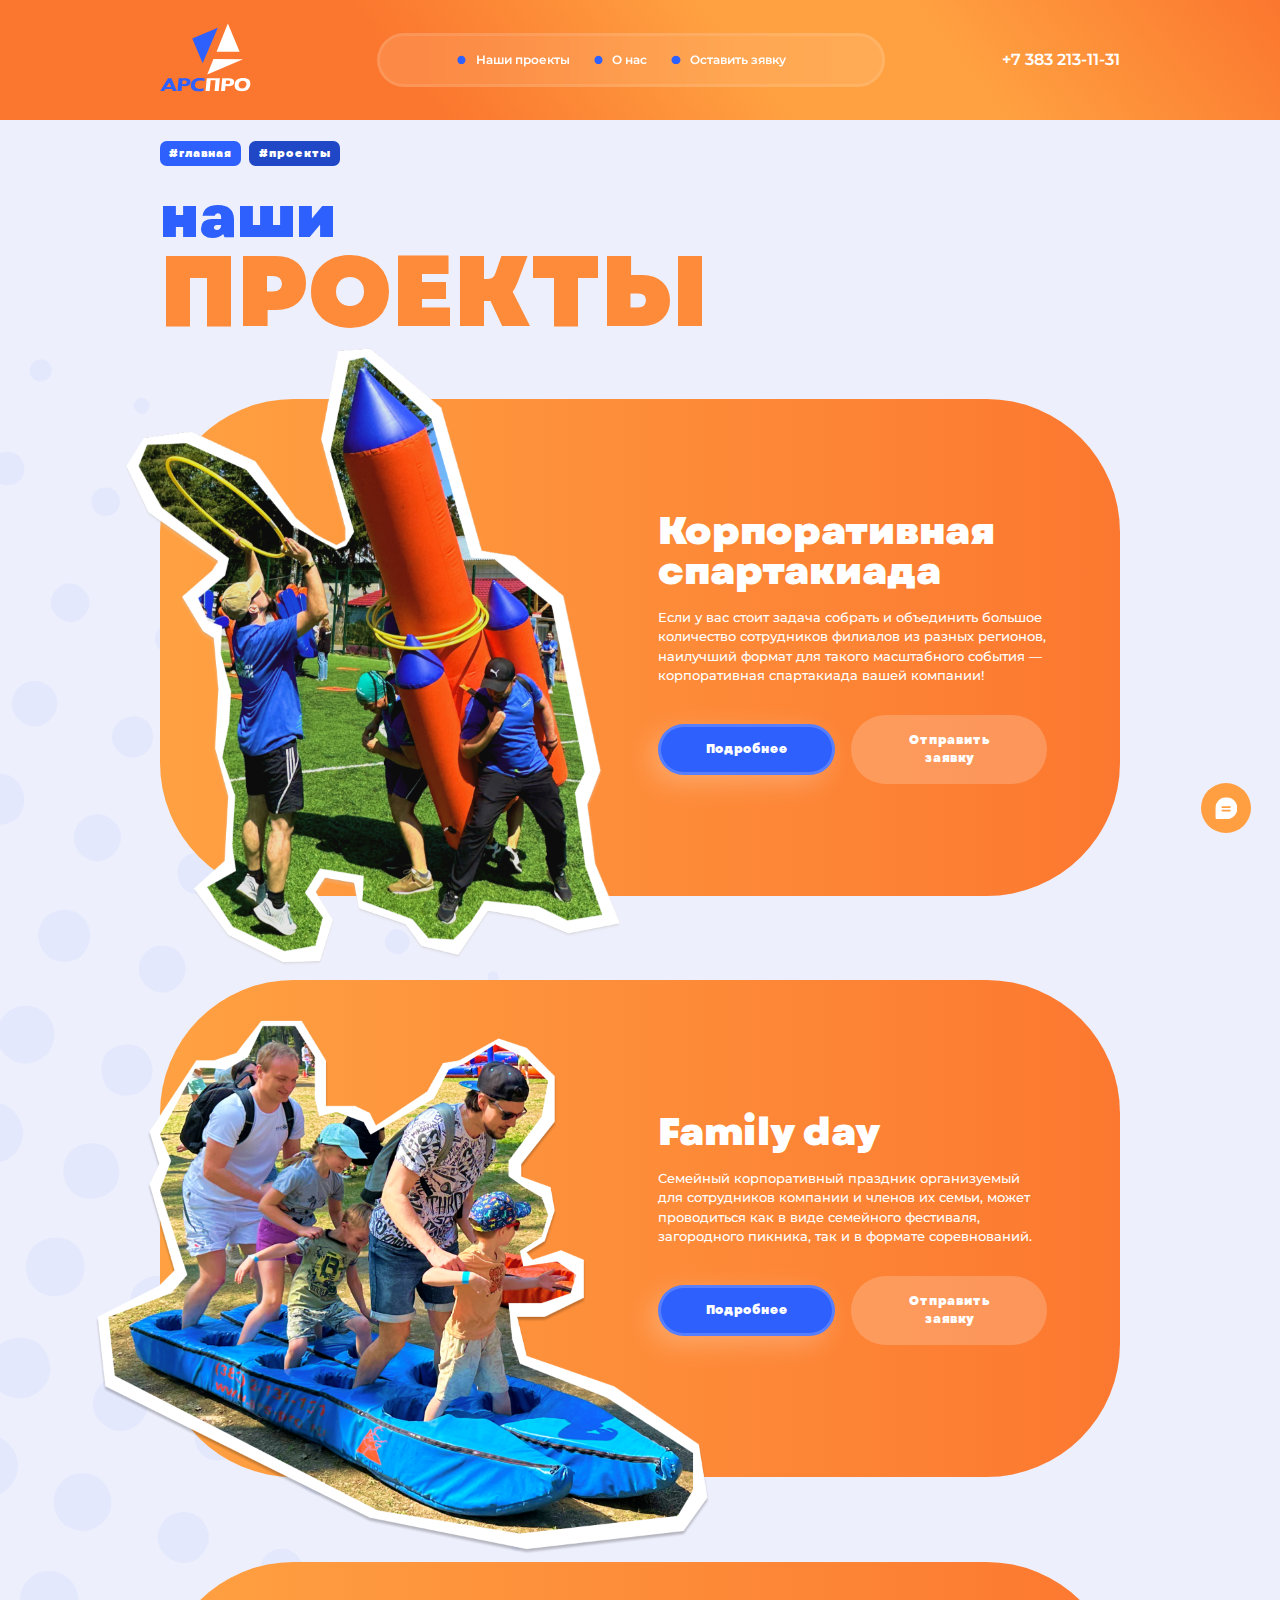
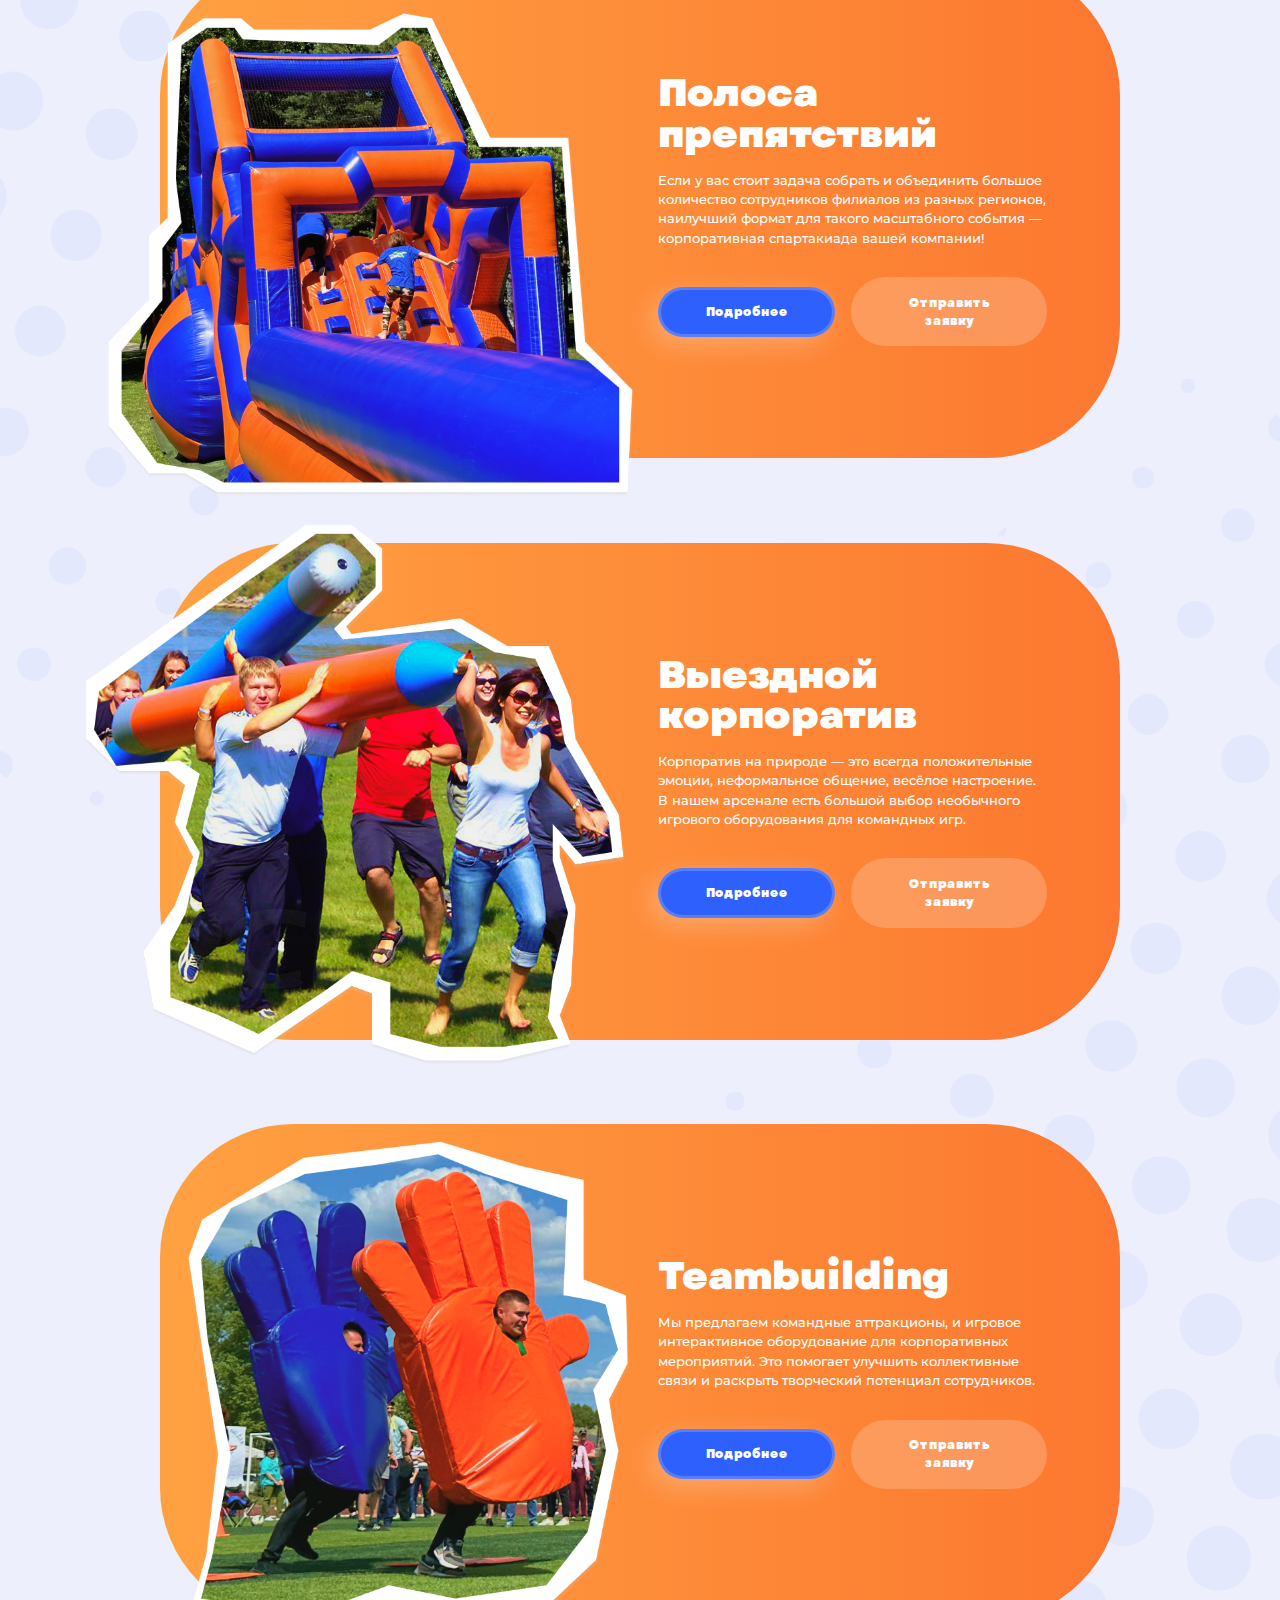
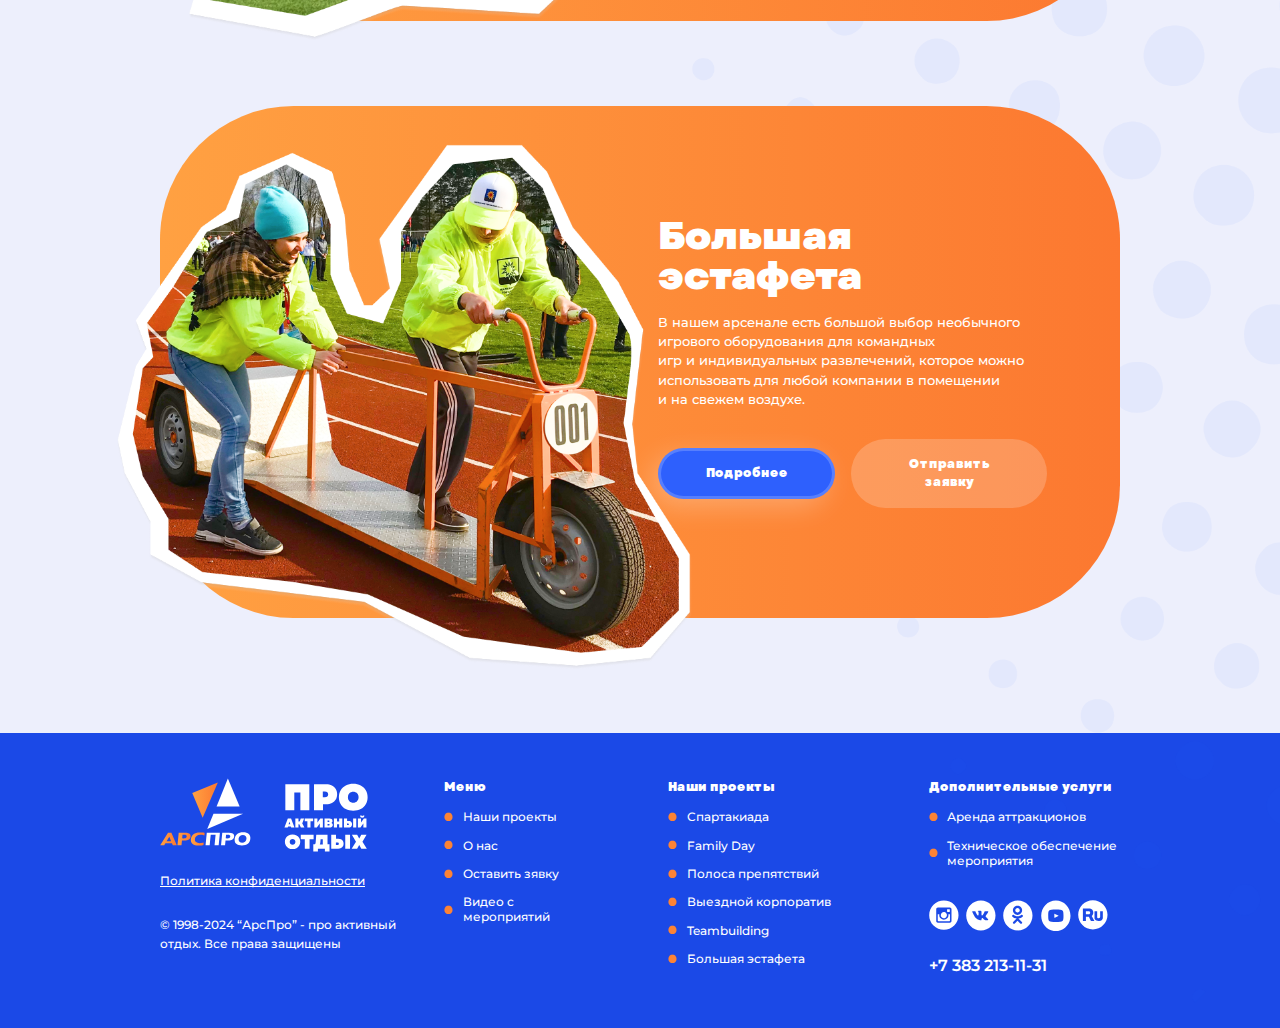
<file: project.html>
<!DOCTYPE html>
<html lang="ru">

<head>
    <meta charset="UTF-8">
    <meta name="viewport" content="width=device-width, initial-scale=1.0">
    <title>Eventsib</title>
    <link rel="preconnect" href="https://fonts.googleapis.com">
    <link rel="preconnect" href="https://fonts.gstatic.com" crossorigin>
    <link
        href="https://fonts.googleapis.com/css2?family=Inter:ital,opsz,wght@0,14..32,100..900;1,14..32,100..900&family=Montserrat:ital,wght@0,100..900;1,100..900&display=swap"
        rel="stylesheet">
    <link rel="stylesheet" href="https://cdn.jsdelivr.net/npm/swiper@11/swiper-bundle.min.css" />
    <script src="https://cdn.jsdelivr.net/npm/swiper@11/swiper-bundle.min.js"></script>
    <link rel="stylesheet" href="assets/fonts/stylesheet.css">
    <link rel="stylesheet" href="assets/css/style.css">
    <script src="https://code.jquery.com/jquery-3.7.1.min.js"></script>
</head>

<body>
    <header class="" id="header">
        <div class="container">
            <div class="header__wrap">
                <a href="" class="header__logo">
                    <img src="assets/images/logo.svg" alt="">
                </a>
                <nav>
                    <ul>
                        <li class="haschildren">
                            <a href="">
                                Наши проекты
                            </a>
                            <div class="submenu">
                                <div class="submenu__container">
                                    <ul>
                                        <li>
                                            <a href="">
                                                Спартакиада
                                            </a>
                                        </li>
                                        <li>
                                            <a href="">
                                                Family day
                                            </a>
                                        </li>
                                        <li>
                                            <a href="">
                                                Полоса препядствий
                                            </a>
                                        </li>
                                        <li>
                                            <a href="">
                                                Выездной корпоратив
                                            </a>
                                        </li>
                                        <li>
                                            <a href="">
                                                Teambuilding
                                            </a>
                                        </li>
                                        <li>
                                            <a href="">
                                                Большая эстафета
                                            </a>
                                        </li>
                                    </ul>
                                </div>
                            </div>
                        </li>
                        <li>
                            <a href="">
                                О нас
                            </a>
                        </li>
                        <li>
                            <a href="">
                                Оставить зявку
                            </a>
                        </li>
                    </ul>
                </nav>
                <a href="" class="header__tel">
                    +7 383 213-11-31
                </a>
                <button class="header__mobile__btn">
                    <svg width="42" height="24" viewBox="0 0 42 24" fill="none" xmlns="http://www.w3.org/2000/svg">
                        <rect width="42" height="4" rx="2" fill="white" />
                        <rect y="10" width="42" height="4" rx="2" fill="white" />
                        <rect y="20" width="42" height="4" rx="2" fill="white" />
                    </svg>
                </button>
            </div>
        </div>
    </header>
    <div class="breadcrumbs">
        <div class="container">
            <ul>
                <li class="link">
                    <a href="">#главная</a>
                </li>
                <li>
                    #проекты
                </li>
            </ul>
        </div>
    </div>
    <section class="project project__padding">
        <img src="assets/images/project_left.png" alt="" class="project__bg_left">
        <img src="assets/images/project_right.png" alt="" class="project__bg_right">
        <div class="container">
            <div class="project__wrap">
                <div class="project__title">
                    <h2>
                        <span>
                            наши
                        </span>
                        ПРОЕКТЫ
                    </h2>
                </div>
                <div class="project__main">
                    <div class="project__item">
                        <img src="assets/images/project1.png" alt="" class="project__item__img">
                        <img src="assets/images/project11.png" alt="" class="project__item__img__mobile">
                        <div class="project__item__right">
                            <div class="project__item__title">
                                Корпоративная
                                спартакиада
                            </div>
                            <div class="project__item__text">
                                Если у вас стоит задача собрать и объединить большое количество сотрудников филиалов
                                из разных регионов, наилучший формат для такого масштабного события — корпоративная
                                спартакиада вашей компании!
                            </div>
                            <div class="project__item__btn">
                                <a href="" class="project__item__more">
                                    Подробнее
                                </a>
                                <button class="project__item__popup feedback_popup__open">
                                    Отправить заявку
                                </button>
                            </div>
                        </div>
                    </div>
                    <div class="project__item">
                        <img src="assets/images/project2.png" alt="" class="project__item__img">
                        <img src="assets/images/project22.png" alt="" class="project__item__img__mobile">
                        <div class="project__item__right">
                            <div class="project__item__title">
                                Family day
                            </div>
                            <div class="project__item__text">
                                Семейный корпоративный праздник организуемый для сотрудников компании и членов их семьи,
                                может проводиться как в виде семейного фестиваля, загородного пикника, так и в формате
                                соревнований.
                            </div>
                            <div class="project__item__btn">
                                <a href="" class="project__item__more">
                                    Подробнее
                                </a>
                                <button class="project__item__popup feedback_popup__open">
                                    Отправить заявку
                                </button>
                            </div>
                        </div>
                    </div>
                    <div class="project__item">
                        <img src="assets/images/project3.png" alt="" class="project__item__img">
                        <img src="assets/images/project33.png" alt="" class="project__item__img__mobile">
                        <div class="project__item__right">
                            <div class="project__item__title">
                                Полоса
                                препятствий
                            </div>
                            <div class="project__item__text">
                                Если у вас стоит задача собрать и объединить большое количество сотрудников филиалов
                                из разных регионов, наилучший формат для такого масштабного события — корпоративная
                                спартакиада вашей компании!
                            </div>
                            <div class="project__item__btn">
                                <a href="" class="project__item__more">
                                    Подробнее
                                </a>
                                <button class="project__item__popup feedback_popup__open">
                                    Отправить заявку
                                </button>
                            </div>
                        </div>
                    </div>
                    <div class="project__item">
                        <img src="assets/images/project4.png" alt="" class="project__item__img">
                        <img src="assets/images/project44.png" alt="" class="project__item__img__mobile">
                        <div class="project__item__right">
                            <div class="project__item__title">
                                Выездной
                                корпоратив
                            </div>
                            <div class="project__item__text">
                                Корпоратив на природе — это всегда положительные эмоции, неформальное общение, весёлое
                                настроение. В нашем арсенале есть большой выбор необычного игрового оборудования
                                для командных игр.
                            </div>
                            <div class="project__item__btn">
                                <a href="" class="project__item__more">
                                    Подробнее
                                </a>
                                <button class="project__item__popup feedback_popup__open">
                                    Отправить заявку
                                </button>
                            </div>
                        </div>
                    </div>
                    <div class="project__item">
                        <img src="assets/images/project5.png" alt="" class="project__item__img">
                        <img src="assets/images/project55.png" alt="" class="project__item__img__mobile">
                        <div class="project__item__right">
                            <div class="project__item__title">
                                Teambuilding
                            </div>
                            <div class="project__item__text">
                                Мы предлагаем командные аттракционы, и игровое интерактивное оборудование для
                                корпоративных мероприятий. Это помогает улучшить коллективные связи и раскрыть
                                творческий потенциал сотрудников.
                            </div>
                            <div class="project__item__btn">
                                <a href="" class="project__item__more">
                                    Подробнее
                                </a>
                                <button class="project__item__popup feedback_popup__open">
                                    Отправить заявку
                                </button>
                            </div>
                        </div>
                    </div>
                    <div class="project__item">
                        <img src="assets/images/project6.png" alt="" class="project__item__img">
                        <img src="assets/images/project66.png" alt="" class="project__item__img__mobile">
                        <div class="project__item__right">
                            <div class="project__item__title">
                                Большая
                                эстафета
                            </div>
                            <div class="project__item__text">
                                В нашем арсенале есть большой выбор необычного игрового оборудования для командных
                                игр и индивидуальных развлечений, которое можно использовать для любой компании
                                в помещении и на свежем воздухе.
                            </div>
                            <div class="project__item__btn">
                                <a href="" class="project__item__more">
                                    Подробнее
                                </a>
                                <button class="project__item__popup feedback_popup__open">
                                    Отправить заявку
                                </button>
                            </div>
                        </div>
                    </div>
                </div>
            </div>
        </div>
    </section>

    <footer>
        <div class="container">
            <div class="footer__wrap">
                <div class="footer__left">
                    <a href="" class="footer__logo">
                        <img src="assets/images/footer_logo.svg" alt="">
                    </a>
                    <a href="" class="footer__policy">
                        Политика конфиденциальности
                    </a>
                    <div class="footer__copyright">
                        © 1998-2024 “АрсПро” - про активный отдых. Все права защищены
                    </div>
                </div>
                <div class="footer__two">
                    <div class="footer__list__name">
                        Меню
                    </div>
                    <nav>
                        <ul>
                            <li>
                                <a href="">
                                    Наши проекты
                                </a>
                            </li>
                            <li>
                                <a href="">
                                    О нас
                                </a>
                            </li>
                            <li>
                                <a href="">
                                    Оставить зявку
                                </a>
                            </li>
                            <li>
                                <a href="">
                                    Видео с мероприятий
                                </a>
                            </li>
                        </ul>
                    </nav>
                </div>
                <div class="footer__three">
                    <div class="footer__list__name">
                        Наши проекты
                    </div>
                    <nav>
                        <ul>
                            <li>
                                <a href="">
                                    Спартакиада
                                </a>
                            </li>
                            <li>
                                <a href="">
                                    Family Day
                                </a>
                            </li>
                            <li>
                                <a href="">
                                    Полоса препятствий
                                </a>
                            </li>
                            <li>
                                <a href="">
                                    Выездной корпоратив
                                </a>
                            </li>
                            <li>
                                <a href="">
                                    Teambuilding
                                </a>
                            </li>
                            <li>
                                <a href="">
                                    Большая эстафета
                                </a>
                            </li>
                        </ul>
                    </nav>

                </div>
                <div class="footer__right">
                    <div class="footer__list__name">
                        Дополнительные услуги
                    </div>
                    <nav>
                        <ul>
                            <li>
                                <a href="">
                                    Аренда аттракционов
                                </a>
                            </li>
                            <li>
                                <a href="">
                                    Техническое обеспечение
                                    мероприятия
                                </a>
                            </li>
                        </ul>
                    </nav>

                    <div class="footer__socies">
                        <a href="">
                            <svg width="45" height="45" viewBox="0 0 45 45" fill="none"
                                xmlns="http://www.w3.org/2000/svg">
                                <path
                                    d="M29.1699 22.6895C29.1699 24.5128 28.4456 26.2615 27.1563 27.5508C25.867 28.8401 24.1183 29.5645 22.2949 29.5645C20.4716 29.5645 18.7229 28.8401 17.4336 27.5508C16.1442 26.2615 15.4199 24.5128 15.4199 22.6895C15.4199 22.2976 15.4612 21.9149 15.5322 21.5436H13.1283V30.7034C13.1283 31.3405 13.6439 31.8561 14.281 31.8561H30.3112C30.6165 31.8555 30.9091 31.7338 31.1248 31.5177C31.3405 31.3016 31.4616 31.0087 31.4616 30.7034V21.5436H29.0576C29.1287 21.9149 29.1699 22.2976 29.1699 22.6895ZM22.2949 27.2728C22.897 27.2726 23.4931 27.1539 24.0492 26.9234C24.6054 26.6928 25.1107 26.355 25.5363 25.9292C25.9619 25.5034 26.2995 24.9979 26.5297 24.4417C26.76 23.8854 26.8784 23.2892 26.8783 22.6872C26.8781 22.0851 26.7594 21.489 26.5288 20.9328C26.2983 20.3767 25.9605 19.8714 25.5347 19.4458C25.1089 19.0202 24.6034 18.6826 24.0471 18.4524C23.4908 18.2221 22.8947 18.1037 22.2926 18.1038C21.0767 18.1041 19.9108 18.5874 19.0512 19.4474C18.1917 20.3074 17.709 21.4736 17.7093 22.6895C17.7096 23.9053 18.1929 25.0713 19.0529 25.9308C19.9128 26.7904 21.079 27.2731 22.2949 27.2728ZM27.7949 17.877H30.5426C30.7252 17.877 30.9003 17.8046 31.0296 17.6757C31.1589 17.5469 31.2318 17.372 31.2324 17.1895V14.4417C31.2324 14.2588 31.1597 14.0833 31.0304 13.954C30.901 13.8246 30.7256 13.752 30.5426 13.752H27.7949C27.612 13.752 27.4365 13.8246 27.3072 13.954C27.1778 14.0833 27.1051 14.2588 27.1051 14.4417V17.1895C27.1074 17.5676 27.4168 17.877 27.7949 17.877ZM22.2949 0.689453C16.4602 0.689453 10.8644 3.0073 6.73857 7.1331C2.61277 11.2589 0.294922 16.8547 0.294922 22.6895C0.294922 28.5242 2.61277 34.12 6.73857 38.2458C10.8644 42.3716 16.4602 44.6895 22.2949 44.6895C25.184 44.6895 28.0448 44.1204 30.714 43.0148C33.3831 41.9092 35.8084 40.2887 37.8513 38.2458C39.8942 36.2029 41.5147 33.7777 42.6203 31.1085C43.7259 28.4393 44.2949 25.5785 44.2949 22.6895C44.2949 19.8004 43.7259 16.9396 42.6203 14.2704C41.5147 11.6013 39.8942 9.17599 37.8513 7.1331C35.8084 5.09021 33.3831 3.46971 30.714 2.3641C28.0448 1.2585 25.184 0.689453 22.2949 0.689453ZM33.7533 31.6017C33.7533 33.002 32.6074 34.1478 31.2072 34.1478H13.3826C11.9824 34.1478 10.8366 33.002 10.8366 31.6017V13.7772C10.8366 12.377 11.9824 11.2311 13.3826 11.2311H31.2072C32.6074 11.2311 33.7533 12.377 33.7533 13.7772V31.6017Z"
                                    fill="white" />
                            </svg>
                        </a>
                        <a href="">
                            <svg width="44" height="45" viewBox="0 0 44 45" fill="none"
                                xmlns="http://www.w3.org/2000/svg">
                                <path
                                    d="M21.7949 0.689453C9.92065 0.689453 0.294922 10.539 0.294922 22.6895C0.294922 34.8399 9.92065 44.6895 21.7949 44.6895C33.6692 44.6895 43.2949 34.8399 43.2949 22.6895C43.2949 10.539 33.6692 0.689453 21.7949 0.689453ZM30.0635 25.5105C30.0635 25.5105 31.9649 27.4309 32.4329 28.3224C32.4464 28.3407 32.4531 28.359 32.4576 28.3682C32.6479 28.6959 32.6927 28.9503 32.5987 29.1405C32.4419 29.4567 31.9044 29.6126 31.7208 29.6263H28.3614C28.1285 29.6263 27.6402 29.5645 27.049 29.1474C26.5943 28.822 26.1464 28.288 25.7097 27.7678C25.058 26.9932 24.4936 26.324 23.9248 26.324C23.8525 26.3239 23.7807 26.3355 23.712 26.3584C23.282 26.5005 22.7311 27.1284 22.7311 28.8013C22.7311 29.3238 22.3279 29.624 22.0435 29.624H20.5049C19.9809 29.624 17.2508 29.4361 14.8321 26.8259C11.8713 23.629 9.20622 17.217 9.18383 17.1574C9.01586 16.7426 9.36299 16.5203 9.74148 16.5203H13.1345C13.5868 16.5203 13.7347 16.8022 13.8377 17.052C13.9586 17.343 14.4021 18.5003 15.1299 19.802C16.3102 21.924 17.0336 22.7857 17.6136 22.7857C17.7224 22.7844 17.8292 22.7561 17.9249 22.7032C18.6819 22.2724 18.5408 19.5109 18.5072 18.938C18.5072 18.8303 18.505 17.7028 18.1175 17.162C17.8398 16.7701 17.3673 16.6211 17.0806 16.5661C17.1966 16.4023 17.3495 16.2695 17.5263 16.1788C18.0459 15.913 18.982 15.874 19.9114 15.874H20.4288C21.4366 15.8878 21.6964 15.9542 22.0614 16.0482C22.8005 16.2292 22.8162 16.7174 22.7512 18.388C22.7311 18.8624 22.7109 19.3986 22.7109 20.0311C22.7109 20.1686 22.7042 20.3153 22.7042 20.4711C22.6818 21.3213 22.6549 22.2861 23.2417 22.6826C23.3182 22.7317 23.4067 22.7579 23.497 22.7582C23.7008 22.7582 24.3145 22.7582 25.9762 19.8409C26.4887 18.9019 26.9341 17.9262 27.3088 16.9213C27.3424 16.8617 27.4409 16.6784 27.5574 16.6074C27.6433 16.5625 27.7386 16.5397 27.8351 16.5409H31.8238C32.2583 16.5409 32.5561 16.6074 32.6121 16.7792C32.7107 17.052 32.5942 17.8838 30.7734 20.407L29.9604 21.5047C28.3099 23.7184 28.3099 23.8307 30.0635 25.5105Z"
                                    fill="white" />
                            </svg>
                        </a>
                        <a href="">
                            <svg width="44" height="45" viewBox="0 0 44 45" fill="none"
                                xmlns="http://www.w3.org/2000/svg">
                                <path fill-rule="evenodd" clip-rule="evenodd"
                                    d="M21.7949 44.6895C33.669 44.6895 43.2949 34.8397 43.2949 22.6895C43.2949 10.5392 33.669 0.689453 21.7949 0.689453C9.9208 0.689453 0.294922 10.5392 0.294922 22.6895C0.294922 34.8397 9.9208 44.6895 21.7949 44.6895ZM26.2417 22.3574C27.6417 21.2774 28.695 21.9174 29.0683 22.6774C29.735 24.0108 28.9883 24.6641 27.295 25.7441C25.855 26.6641 23.895 27.0241 22.6283 27.1441L23.6817 28.2241L27.655 32.1974C28.2683 32.8108 28.2683 33.7841 27.655 34.3574L27.4817 34.5708C26.8683 35.1708 25.895 35.1708 25.295 34.5708C24.2817 33.5574 22.8283 32.1041 21.295 30.5974L17.335 34.5708C16.735 35.1708 15.7483 35.1708 15.1483 34.5708L14.9617 34.3574C14.3617 33.7841 14.3617 32.8108 14.9617 32.1974C15.9414 31.2046 17.369 29.7895 18.8559 28.3157L18.9483 28.2241L20.015 27.1574C18.735 27.0241 16.7483 26.6774 15.295 25.7441C13.6017 24.6641 12.855 24.0108 13.5217 22.6774C13.895 21.9174 14.9483 21.2774 16.3483 22.3574C18.255 23.8774 21.295 23.8774 21.295 23.8774C21.295 23.8774 24.335 23.8774 26.2417 22.3574ZM24.6283 15.1041C24.6283 13.2774 23.135 11.7841 21.295 11.7841C19.455 11.7841 17.9617 13.2774 17.9617 15.1041C17.9617 16.9441 19.455 18.4241 21.295 18.4241C23.135 18.4241 24.6283 16.9441 24.6283 15.1041ZM28.0417 15.1041C28.0417 18.8374 25.0283 21.8508 21.295 21.8508C17.5617 21.8508 14.5483 18.8374 14.5483 15.1041C14.5483 13.3148 15.2591 11.5987 16.5244 10.3335C17.7896 9.06823 19.5057 8.35742 21.295 8.35742C23.0843 8.35742 24.8004 9.06823 26.0656 10.3335C27.3308 11.5987 28.0417 13.3148 28.0417 15.1041Z"
                                    fill="white" />
                            </svg>
                        </a>
                        <a href="">
                            <svg width="43" height="45" viewBox="0 0 43 45" fill="none"
                                xmlns="http://www.w3.org/2000/svg">
                                <path
                                    d="M24.8015 22.3067L19.8884 19.9051C19.4596 19.6965 19.1074 19.9303 19.1074 20.4276V24.9513C19.1074 25.4486 19.4596 25.6824 19.8884 25.4738L24.7993 23.0722C25.2302 22.8613 25.2302 22.5176 24.8015 22.3067ZM21.2949 0.689453C9.6968 0.689453 0.294922 10.539 0.294922 22.6895C0.294922 34.8399 9.6968 44.6895 21.2949 44.6895C32.893 44.6895 42.2949 34.8399 42.2949 22.6895C42.2949 10.539 32.893 0.689453 21.2949 0.689453ZM21.2949 31.627C10.5455 31.627 10.3574 30.6117 10.3574 22.6895C10.3574 14.7672 10.5455 13.752 21.2949 13.752C32.0443 13.752 32.2324 14.7672 32.2324 22.6895C32.2324 30.6117 32.0443 31.627 21.2949 31.627Z"
                                    fill="white" />
                            </svg>
                        </a>
                        <a href="">
                            <svg width="44" height="44" viewBox="0 0 44 44" fill="none"
                                xmlns="http://www.w3.org/2000/svg">
                                <path fill-rule="evenodd" clip-rule="evenodd"
                                    d="M43.2949 21.6895C43.2949 33.5636 33.669 43.1895 21.7949 43.1895C9.9208 43.1895 0.294922 33.5636 0.294922 21.6895C0.294922 9.81533 9.9208 0.189453 21.7949 0.189453C33.669 0.189453 43.2949 9.81533 43.2949 21.6895ZM7.17578 30.7251V12.5802H17.0331L17.12 12.6075C19.8194 13.0666 20.6395 14.1242 21.1975 14.8439C21.2509 14.9128 21.3019 14.9785 21.3519 15.0403C21.9296 15.7549 22.7736 17.7602 22.2379 20.0061C21.8097 21.8012 20.6466 23.0739 20.117 23.4872L24.065 30.7251H18.948L15.9971 24.6663H11.6021V30.7251H7.17578ZM20.1109 23.4759L20.1098 23.4731L20.1095 23.4734L20.1109 23.4759ZM15.752 16.4838H11.5654V20.902H15.752V20.9016C15.7654 20.9019 15.7787 20.902 15.7921 20.902C16.9704 20.902 17.9255 19.9129 17.9255 18.6929C17.9255 17.4728 16.9704 16.4838 15.7921 16.4838C15.7787 16.4838 15.7654 16.4839 15.752 16.4842V16.4838ZM28.1089 16.5002H24.2247V26.2692C24.1779 26.5945 24.2654 27.1177 24.5948 27.9767C25.5539 30.4776 28.9602 30.8904 30.5435 30.7841C35.0808 30.9814 36.0369 28.0526 36.2797 27.218C36.3559 26.9559 36.3911 26.7766 36.4041 26.6343H36.4141V16.5002H32.5007V24.8002C32.4947 24.8159 32.4898 24.8327 32.4859 24.8506C32.4689 24.9288 32.4533 25.0054 32.438 25.0802C32.2486 26.0072 32.1148 26.6622 30.1489 26.7324C28.8557 26.7786 28.3005 26.1307 28.1089 25.5642V16.5002Z"
                                    fill="white" />
                            </svg>
                        </a>
                    </div>
                    <a href="" class="footer__tel">
                        +7 383 213-11-31
                    </a>
                    <a href="" class="footer__policy_mobile">
                        Политика конфиденциальности
                    </a>
                    <div class="footer__copyright_mobile">
                        © 1998-2024 “АрсПро” - про активный отдых. Все права защищены
                    </div>
                </div>
            </div>
        </div>
    </footer>
    <div class="mobile__menu" id="mobile__menu">
        <div class="mobile__menu__container">
            <div class="mobile__menu__wrap">
                <button class="mobile__menu__close">
                    <svg width="25" height="24" viewBox="0 0 25 24" fill="none" xmlns="http://www.w3.org/2000/svg">
                        <path d="M20.797 20L4.797 4L20.797 20ZM20.797 4L4.797 20L20.797 4Z" fill="white" />
                        <path d="M20.797 20L4.797 4M20.797 4L4.797 20" stroke="white" stroke-width="2"
                            stroke-linecap="round" />
                    </svg>
                </button>
                <nav>
                    <ul>
                        <li>
                            <a href="">
                                Наши проекты
                            </a>
                        </li>
                        <li>
                            <a href="">
                                О нас
                            </a>
                        </li>
                        <li>
                            <a href="">
                                Оставить зявку
                            </a>
                        </li>
                    </ul>
                </nav>
                <div class="mobile__menu__socies">
                    <a href="">
                        <svg width="41" height="41" viewBox="0 0 41 41" fill="none" xmlns="http://www.w3.org/2000/svg">
                            <path
                                d="M26.6483 20.0602C26.6483 21.7228 25.9878 23.3172 24.8122 24.4929C23.6366 25.6685 22.0421 26.329 20.3795 26.329C18.7169 26.329 17.1224 25.6685 15.9468 24.4929C14.7712 23.3172 14.1107 21.7228 14.1107 20.0602C14.1107 19.7028 14.1483 19.3539 14.2131 19.0154H12.0211V27.3675C12.0211 27.9484 12.4913 28.4186 13.0722 28.4186H27.6889C27.9673 28.418 28.2341 28.307 28.4308 28.11C28.6275 27.9129 28.7379 27.6459 28.7379 27.3675V19.0154H26.5459C26.6107 19.3539 26.6483 19.7028 26.6483 20.0602ZM20.3795 24.2394C20.9285 24.2392 21.472 24.131 21.9791 23.9208C22.4862 23.7106 22.947 23.4025 23.3351 23.0143C23.7231 22.626 24.0309 22.1651 24.2409 21.6579C24.4508 21.1506 24.5588 20.607 24.5587 20.0581C24.5586 19.5091 24.4503 18.9656 24.2401 18.4584C24.0299 17.9513 23.7219 17.4906 23.3336 17.1025C22.9453 16.7144 22.4844 16.4066 21.9772 16.1967C21.47 15.9867 20.9264 15.8787 20.3774 15.8789C19.2687 15.8792 18.2056 16.3198 17.4218 17.104C16.6381 17.8881 16.1979 18.9515 16.1982 20.0602C16.1985 21.1688 16.6392 22.232 17.4233 23.0157C18.2075 23.7995 19.2708 24.2396 20.3795 24.2394ZM25.3945 15.672H27.9C28.0664 15.672 28.2261 15.606 28.344 15.4885C28.4619 15.371 28.5284 15.2116 28.5289 15.0451V12.5397C28.5289 12.3729 28.4627 12.2129 28.3447 12.0949C28.2268 11.977 28.0668 11.9107 27.9 11.9107H25.3945C25.2277 11.9107 25.0677 11.977 24.9498 12.0949C24.8318 12.2129 24.7656 12.3729 24.7656 12.5397V15.0451C24.7677 15.3899 25.0498 15.672 25.3945 15.672ZM20.3795 0C15.0592 0 9.95683 2.11348 6.19482 5.87549C2.43281 9.6375 0.319336 14.7399 0.319336 20.0602C0.319336 25.3804 2.43281 30.4828 6.19482 34.2448C9.95683 38.0069 15.0592 40.1203 20.3795 40.1203C23.0138 40.1203 25.6224 39.6015 28.0562 38.5933C30.49 37.5852 32.7014 36.1076 34.5642 34.2448C36.4269 32.3821 37.9046 30.1707 38.9127 27.7369C39.9208 25.303 40.4397 22.6945 40.4397 20.0602C40.4397 17.4258 39.9208 14.8173 38.9127 12.3835C37.9046 9.94966 36.4269 7.73824 34.5642 5.87549C32.7014 4.01273 30.49 2.53511 28.0562 1.52699C25.6224 0.518872 23.0138 0 20.3795 0ZM30.8275 28.1866C30.8275 29.4634 29.7827 30.5082 28.506 30.5082H12.253C10.9763 30.5082 9.9315 29.4634 9.9315 28.1866V11.9337C9.9315 10.657 10.9763 9.61216 12.253 9.61216H28.506C29.7827 9.61216 30.8275 10.657 30.8275 11.9337V28.1866Z"
                                fill="white" />
                        </svg>
                    </a>
                    <a href="">
                        <svg width="40" height="41" viewBox="0 0 40 41" fill="none" xmlns="http://www.w3.org/2000/svg">
                            <path
                                d="M20.0439 0C9.21668 0 0.439697 8.9811 0.439697 20.0602C0.439697 31.1392 9.21668 40.1203 20.0439 40.1203C30.8712 40.1203 39.6482 31.1392 39.6482 20.0602C39.6482 8.9811 30.8712 0 20.0439 0ZM27.5834 22.6325C27.5834 22.6325 29.3172 24.3835 29.744 25.1964C29.7562 25.2131 29.7623 25.2298 29.7664 25.2382C29.94 25.537 29.9809 25.769 29.8951 25.9424C29.7521 26.2308 29.262 26.3728 29.0946 26.3854H26.0314C25.819 26.3854 25.3739 26.329 24.8347 25.9487C24.4202 25.6519 24.0118 25.1651 23.6136 24.6907C23.0193 23.9844 22.5047 23.3743 21.986 23.3743C21.9201 23.3742 21.8546 23.3847 21.792 23.4056C21.3999 23.5352 20.8976 24.1077 20.8976 25.6331C20.8976 26.1096 20.53 26.3833 20.2706 26.3833H18.8677C18.3898 26.3833 15.9005 26.2119 13.695 23.8319C10.9954 20.9169 8.56525 15.0702 8.54483 15.0159C8.39167 14.6377 8.7082 14.435 9.05332 14.435H12.1471C12.5596 14.435 12.6944 14.692 12.7883 14.9197C12.8986 15.1851 13.3029 16.2404 13.9666 17.4273C15.0428 19.3622 15.7024 20.1479 16.2313 20.1479C16.3305 20.1467 16.4279 20.1209 16.5152 20.0727C17.2054 19.6799 17.0768 17.1619 17.0461 16.6395C17.0461 16.5413 17.0441 15.5132 16.6908 15.02C16.4376 14.6627 16.0067 14.5269 15.7453 14.4768C15.8511 14.3274 15.9905 14.2062 16.1517 14.1236C16.6255 13.8812 17.4791 13.8457 18.3265 13.8457H18.7983C19.7172 13.8582 19.9541 13.9188 20.287 14.0045C20.9609 14.1696 20.9752 14.6147 20.9159 16.138C20.8976 16.5705 20.8792 17.0595 20.8792 17.6362C20.8792 17.7616 20.873 17.8953 20.873 18.0374C20.8526 18.8127 20.8281 19.6924 21.3632 20.0539C21.4329 20.0987 21.5136 20.1226 21.596 20.1229C21.7818 20.1229 22.3413 20.1229 23.8566 17.4628C24.3239 16.6066 24.73 15.7169 25.0716 14.8006C25.1023 14.7463 25.1921 14.5791 25.2983 14.5144C25.3767 14.4735 25.4636 14.4527 25.5515 14.4538H29.1885C29.5847 14.4538 29.8563 14.5144 29.9073 14.6711C29.9972 14.9197 29.891 15.6783 28.2308 17.9789L27.4895 18.9798C25.9844 20.9984 25.9844 21.1008 27.5834 22.6325Z"
                                fill="white" />
                        </svg>
                    </a>
                    <a href="">
                        <svg width="40" height="41" viewBox="0 0 40 41" fill="none" xmlns="http://www.w3.org/2000/svg">
                            <path fill-rule="evenodd" clip-rule="evenodd"
                                d="M20.2524 40.1203C31.0796 40.1203 39.8567 31.1391 39.8567 20.0602C39.8567 8.98124 31.0796 0 20.2524 0C9.42532 0 0.648193 8.98124 0.648193 20.0602C0.648193 31.1391 9.42532 40.1203 20.2524 40.1203ZM24.3071 19.7574C25.5836 18.7726 26.5441 19.3562 26.8845 20.0492C27.4924 21.265 26.8116 21.8607 25.2675 22.8455C23.9545 23.6843 22.1673 24.0126 21.0124 24.122L21.9728 25.1068L25.5958 28.7298C26.1551 29.289 26.1551 30.1765 25.5958 30.6993L25.4378 30.8938C24.8785 31.4409 23.991 31.4409 23.4439 30.8938C22.5199 29.9699 21.1947 28.6447 19.7966 27.2709L16.1858 30.8938C15.6387 31.4409 14.739 31.4409 14.1919 30.8938L14.0217 30.6993C13.4746 30.1765 13.4746 29.289 14.0217 28.7298C14.9151 27.8245 16.2169 26.5341 17.5728 25.1901L17.6568 25.1068L18.6295 24.1342C17.4623 24.0126 15.6508 23.6965 14.3256 22.8455C12.7816 21.8607 12.1008 21.265 12.7087 20.0492C13.0491 19.3562 14.0095 18.7726 15.2861 19.7574C17.0246 21.1434 19.7966 21.1434 19.7966 21.1434C19.7966 21.1434 22.5685 21.1434 24.3071 19.7574ZM22.836 13.1436C22.836 11.478 21.4744 10.1164 19.7966 10.1164C18.1188 10.1164 16.7572 11.478 16.7572 13.1436C16.7572 14.8214 18.1188 16.1709 19.7966 16.1709C21.4744 16.1709 22.836 14.8214 22.836 13.1436ZM25.9484 13.1436C25.9484 16.5478 23.2007 19.2954 19.7966 19.2954C16.3924 19.2954 13.6448 16.5478 13.6448 13.1436C13.6448 11.5121 14.2929 9.94735 15.4466 8.79367C16.6003 7.63998 18.165 6.99185 19.7966 6.99185C21.4281 6.99185 22.9929 7.63998 24.1466 8.79367C25.3002 9.94735 25.9484 11.5121 25.9484 13.1436Z"
                                fill="white" />
                        </svg>
                    </a>
                    <a href="">
                        <svg width="40" height="41" viewBox="0 0 40 41" fill="none" xmlns="http://www.w3.org/2000/svg">
                            <path
                                d="M23.2024 19.7112L18.7225 17.5213C18.3315 17.3311 18.0104 17.5443 18.0104 17.9977V22.1226C18.0104 22.576 18.3315 22.7892 18.7225 22.599L23.2004 20.4091C23.5933 20.2169 23.5933 19.9034 23.2024 19.7112ZM20.005 0C9.42956 0 0.856689 8.9811 0.856689 20.0602C0.856689 31.1392 9.42956 40.1203 20.005 40.1203C30.5805 40.1203 39.1534 31.1392 39.1534 20.0602C39.1534 8.9811 30.5805 0 20.005 0ZM20.005 28.2096C10.2035 28.2096 10.0319 27.2839 10.0319 20.0602C10.0319 12.8364 10.2035 11.9107 20.005 11.9107C29.8066 11.9107 29.9781 12.8364 29.9781 20.0602C29.9781 27.2839 29.8066 28.2096 20.005 28.2096Z"
                                fill="white" />
                        </svg>
                    </a>
                    <a href="">
                        <svg width="40" height="41" viewBox="0 0 40 41" fill="none" xmlns="http://www.w3.org/2000/svg">
                            <path
                                d="M23.2024 19.7112L18.7225 17.5213C18.3315 17.3311 18.0104 17.5443 18.0104 17.9977V22.1226C18.0104 22.576 18.3315 22.7892 18.7225 22.599L23.2004 20.4091C23.5933 20.2169 23.5933 19.9034 23.2024 19.7112ZM20.005 0C9.42956 0 0.856689 8.9811 0.856689 20.0602C0.856689 31.1392 9.42956 40.1203 20.005 40.1203C30.5805 40.1203 39.1534 31.1392 39.1534 20.0602C39.1534 8.9811 30.5805 0 20.005 0ZM20.005 28.2096C10.2035 28.2096 10.0319 27.2839 10.0319 20.0602C10.0319 12.8364 10.2035 11.9107 20.005 11.9107C29.8066 11.9107 29.9781 12.8364 29.9781 20.0602C29.9781 27.2839 29.8066 28.2096 20.005 28.2096Z"
                                fill="white" />
                        </svg>
                    </a>
                </div>
                <a href="" class="mobile__menu__tel">
                    +7 383 213-11-31
                </a>
                <button class="mobile__menu__feedback feedback_popup__open">
                    Оставить заявку
                </button>
            </div>
        </div>
    </div>
    <div class="gallery_popup">
        <div class="gallery_popup__container">
            <div class="gallery_popup__wrap">
                <button class="gallery_popup__close">
                    <svg width="35" height="34" viewBox="0 0 35 34" fill="none" xmlns="http://www.w3.org/2000/svg">
                        <path
                            d="M32.0687 31.8494L2.73535 2.51611L32.0687 31.8494ZM32.0687 2.51611L17.402 17.1828L2.73535 31.8494"
                            fill="#2E60FD" />
                        <path d="M32.0687 31.8494L2.73535 2.51611M32.0687 2.51611L17.402 17.1828L2.73535 31.8494"
                            stroke="white" stroke-width="4" stroke-linecap="round" />
                    </svg>
                </button>
                <div class="swiper gallery_popup__swiper">
                    <div class="swiper-wrapper">
                        <div class="swiper-slide">
                            <img src="assets/images/gallery-popup.png" alt="">
                        </div>
                        <div class="swiper-slide">
                            <img src="assets/images/gallery-popup.png" alt="">
                        </div>
                        <div class="swiper-slide">
                            <img src="assets/images/gallery-popup.png" alt="">
                        </div>
                    </div>
                    <button class="gallery_popup__swiper__prev">
                        <svg width="76" height="75" viewBox="0 0 76 75" fill="none" xmlns="http://www.w3.org/2000/svg">
                            <circle cx="38.0542" cy="37.3838" r="37.3838" transform="rotate(-90 38.0542 37.3838)"
                                fill="#FF9F41" fill-opacity="0.7" />
                            <path
                                d="M32.7067 37.3839L45.7976 23.9308C45.9054 23.8223 45.9906 23.6936 46.0483 23.5521C46.106 23.4105 46.135 23.2589 46.1338 23.106C46.1325 22.9532 46.1009 22.8021 46.0409 22.6615C45.9808 22.5209 45.8935 22.3936 45.7839 22.287C45.6744 22.1804 45.5447 22.0966 45.4026 22.0404C45.2604 21.9842 45.1085 21.9568 44.9556 21.9597C44.8028 21.9626 44.652 21.9958 44.5121 22.0573C44.3722 22.1189 44.2458 22.2076 44.1404 22.3183L30.2665 36.5777C30.0565 36.7935 29.939 37.0827 29.939 37.3839C29.939 37.685 30.0565 37.9743 30.2665 38.1901L44.1404 52.4495C44.2458 52.5602 44.3722 52.6489 44.5121 52.7104C44.652 52.772 44.8028 52.8052 44.9556 52.8081C45.1085 52.811 45.2604 52.7836 45.4026 52.7274C45.5447 52.6712 45.6744 52.5874 45.7839 52.4808C45.8935 52.3742 45.9808 52.2469 46.0409 52.1063C46.1009 51.9657 46.1325 51.8146 46.1338 51.6617C46.135 51.5089 46.106 51.3573 46.0483 51.2157C45.9906 51.0741 45.9054 50.9454 45.7976 50.837L32.7067 37.3839Z"
                                fill="white" />
                        </svg>
                    </button>
                    <button class="gallery_popup__swiper__next">
                        <svg width="76" height="75" viewBox="0 0 76 75" fill="none" xmlns="http://www.w3.org/2000/svg">
                            <circle cx="37.3838" cy="37.3838" r="37.3838"
                                transform="matrix(4.37114e-08 -1 -1 -4.37114e-08 75.6704 74.7676)" fill="#FF9F41"
                                fill-opacity="0.7" />
                            <path
                                d="M43.6341 37.3839L30.5432 23.9308C30.4355 23.8223 30.3502 23.6936 30.2925 23.5521C30.2348 23.4105 30.2058 23.2589 30.207 23.106C30.2083 22.9532 30.2399 22.8021 30.2999 22.6615C30.36 22.5209 30.4473 22.3936 30.5569 22.287C30.6665 22.1804 30.7961 22.0966 30.9382 22.0404C31.0804 21.9842 31.2323 21.9568 31.3852 21.9597C31.538 21.9626 31.6888 21.9958 31.8287 22.0573C31.9686 22.1189 32.095 22.2076 32.2004 22.3183L46.0744 36.5777C46.2844 36.7935 46.4019 37.0827 46.4019 37.3839C46.4019 37.685 46.2844 37.9743 46.0744 38.1901L32.2004 52.4495C32.095 52.5602 31.9686 52.6489 31.8287 52.7104C31.6888 52.772 31.538 52.8052 31.3852 52.8081C31.2323 52.811 31.0804 52.7836 30.9382 52.7274C30.7961 52.6712 30.6665 52.5874 30.5569 52.4808C30.4473 52.3742 30.36 52.2469 30.2999 52.1063C30.2399 51.9657 30.2083 51.8146 30.207 51.6617C30.2058 51.5089 30.2348 51.3573 30.2925 51.2157C30.3502 51.0741 30.4355 50.9454 30.5432 50.837L43.6341 37.3839Z"
                                fill="white" />
                        </svg>
                    </button>
                </div>
            </div>
        </div>
    </div>
    <div class="feedback_popup">
        <div class="feedback_popup__container">
            <div class="feedback_popup__wrap">
                <button class="feedback_popup__close">
                    <svg width="35" height="34" viewBox="0 0 35 34" fill="none" xmlns="http://www.w3.org/2000/svg">
                        <path
                            d="M32.0687 31.8494L2.73535 2.51611L32.0687 31.8494ZM32.0687 2.51611L17.402 17.1828L2.73535 31.8494"
                            fill="#2E60FD" />
                        <path d="M32.0687 31.8494L2.73535 2.51611M32.0687 2.51611L17.402 17.1828L2.73535 31.8494"
                            stroke="white" stroke-width="4" stroke-linecap="round" />
                    </svg>
                </button>
                <div class="feedback_popup__title">
                    <h2>
                        <span>оставить</span> заявку
                    </h2>
                </div>
                <div class="feedback_popup__main">
                    <img src="assets/images/feedback_bg_right.png" class="feedback_popup__main__bg" alt="">
                    <div class="feedback_popup__form">
                        <form action="">
                            <div class="row-one">
                                <div class="form__item">
                                    <label for="">
                                        Дата
                                    </label>
                                    <input type="text" placeholder="06.10">
                                </div>
                                <div class="form__item">
                                    <label for="">
                                        Время
                                    </label>
                                    <input type="text" placeholder="14:00">
                                </div>
                                <div class="form__item">
                                    <label for="">
                                        Место
                                    </label>
                                    <input type="text" placeholder="Не определились">
                                </div>
                            </div>
                            <div class="row-two">
                                <div class="form__item">
                                    <label for="">
                                        Повод
                                    </label>
                                    <input type="text" placeholder="День рождение компании">
                                </div>
                                <div class="form__item">
                                    <label for="">
                                        Формат мероприятия
                                    </label>
                                    <input type="text" placeholder="Корпоративная спартакиада">
                                </div>
                            </div>
                            <div class="row-three">
                                <div class="form__item">
                                    <label for="">
                                        Количество участников
                                    </label>
                                    <input type="text" placeholder="100">
                                </div>
                                <div class="form__item">
                                    <label for="">
                                        Возраст участников
                                    </label>
                                    <div class="form__item__bottom">
                                        <div class="item">
                                            <label for="">от</label>
                                            <input type="text" placeholder="18">
                                        </div>
                                        <div class="item">
                                            <label for="">до</label>
                                            <input type="text" placeholder="65">
                                        </div>
                                    </div>

                                </div>
                            </div>
                            <div class="row-for">
                                <div class="form__item">
                                    <label for="">
                                        Предпологаемый бюджет
                                    </label>
                                    <input type="text" placeholder="130000">
                                </div>
                                <div class="form__item">
                                    <label for="">
                                        Контактный телефон
                                    </label>
                                    <input type="text" placeholder="+7 999 999-99-99">
                                </div>
                            </div>
                            <div class="row-five">
                                <div class="form__item">
                                    <label for="">
                                        Пожелания об обратной связи
                                    </label>
                                    <textarea name="" id="" placeholder="Позвонить/ написать (WhatsApp, Telegram)">

                                    </textarea>
                                </div>
                            </div>
                            <div class="form__btn">
                                <button>
                                    Отправить заявку
                                </button>
                                <div class="policy">
                                    Нажимая на кнопку, вы даёте согласия на обработку <a href="">персональных данных</a>
                                </div>
                            </div>
                        </form>
                    </div>
                </div>
            </div>
        </div>
    </div>
    <div class="thanks_popup">
        <div class="thanks_popup__container">
            <div class="thanks_popup__wrap">
                <button class="thanks_popup__close">
                    <svg width="35" height="34" viewBox="0 0 35 34" fill="none" xmlns="http://www.w3.org/2000/svg">
                        <path
                            d="M32.0687 31.8494L2.73535 2.51611L32.0687 31.8494ZM32.0687 2.51611L17.402 17.1828L2.73535 31.8494"
                            fill="#2E60FD" />
                        <path d="M32.0687 31.8494L2.73535 2.51611M32.0687 2.51611L17.402 17.1828L2.73535 31.8494"
                            stroke="white" stroke-width="4" stroke-linecap="round" />
                    </svg>
                </button>
                <div class="thanks_popup__title">
                    <h2>
                        спасибо
                    </h2>
                </div>
                <div class="thanks_popup__descr">
                    Мы свяжемся с вами в ближайшее время.
                </div>
                <div class="thanks_popup__text">
                    Следите за нами в социальных сетях
                </div>
                <div class="thanks_popup__socies">
                    <a href="">
                        <svg width="45" height="45" viewBox="0 0 45 45" fill="none" xmlns="http://www.w3.org/2000/svg">
                            <path
                                d="M29.7051 22.2949C29.7051 24.1183 28.9807 25.867 27.6914 27.1563C26.4021 28.4456 24.6534 29.1699 22.8301 29.1699C21.0067 29.1699 19.258 28.4456 17.9687 27.1563C16.6794 25.867 15.9551 24.1183 15.9551 22.2949C15.9551 21.903 15.9963 21.5203 16.0674 21.1491H13.6634V30.3089C13.6634 30.946 14.179 31.4616 14.8161 31.4616H30.8463C31.1516 31.461 31.4443 31.3393 31.6599 31.1232C31.8756 30.907 31.9967 30.6142 31.9967 30.3089V21.1491H29.5928C29.6638 21.5203 29.7051 21.903 29.7051 22.2949ZM22.8301 26.8783C23.4321 26.8781 24.0282 26.7594 24.5844 26.5288C25.1406 26.2983 25.6459 25.9605 26.0715 25.5347C26.4971 25.1089 26.8346 24.6034 27.0649 24.0471C27.2951 23.4908 27.4136 22.8947 27.4134 22.2926C27.4133 21.6906 27.2945 21.0945 27.064 20.5383C26.8335 19.9822 26.4957 19.4769 26.0698 19.0512C25.644 18.6256 25.1385 18.2881 24.5823 18.0578C24.026 17.8276 23.4298 17.7091 22.8278 17.7093C21.6119 17.7096 20.4459 18.1929 19.5864 19.0529C18.7269 19.9128 18.2441 21.079 18.2445 22.2949C18.2448 23.5108 18.7281 24.6768 19.588 25.5363C20.448 26.3958 21.6142 26.8786 22.8301 26.8783ZM28.3301 17.4824H31.0778C31.2603 17.4824 31.4354 17.4101 31.5647 17.2812C31.694 17.1523 31.767 16.9775 31.7676 16.7949V14.0472C31.7676 13.8643 31.6949 13.6888 31.5655 13.5595C31.4362 13.4301 31.2607 13.3574 31.0778 13.3574H28.3301C28.1471 13.3574 27.9717 13.4301 27.8423 13.5595C27.713 13.6888 27.6403 13.8643 27.6403 14.0472V16.7949C27.6426 17.173 27.952 17.4824 28.3301 17.4824ZM22.8301 0.294922C16.9953 0.294922 11.3995 2.61277 7.27373 6.73857C3.14793 10.8644 0.830078 16.4602 0.830078 22.2949C0.830078 28.1297 3.14793 33.7255 7.27373 37.8513C11.3995 41.9771 16.9953 44.2949 22.8301 44.2949C25.7192 44.2949 28.58 43.7259 31.2491 42.6203C33.9183 41.5147 36.3435 39.8942 38.3864 37.8513C40.4293 35.8084 42.0498 33.3831 43.1554 30.714C44.261 28.0448 44.8301 25.184 44.8301 22.2949C44.8301 19.4058 44.261 16.545 43.1554 13.8759C42.0498 11.2067 40.4293 8.78146 38.3864 6.73857C36.3435 4.69568 33.9183 3.07518 31.2491 1.96957C28.58 0.863969 25.7192 0.294922 22.8301 0.294922ZM34.2884 31.2072C34.2884 32.6074 33.1426 33.7533 31.7424 33.7533H13.9178C12.5176 33.7533 11.3717 32.6074 11.3717 31.2072V13.3826C11.3717 11.9824 12.5176 10.8366 13.9178 10.8366H31.7424C33.1426 10.8366 34.2884 11.9824 34.2884 13.3826V31.2072Z"
                                fill="white" />
                        </svg>
                    </a>
                    <a href="">
                        <svg width="44" height="45" viewBox="0 0 44 45" fill="none" xmlns="http://www.w3.org/2000/svg">
                            <path
                                d="M22.3301 0.294922C10.4558 0.294922 0.830078 10.1445 0.830078 22.2949C0.830078 34.4453 10.4558 44.2949 22.3301 44.2949C34.2043 44.2949 43.8301 34.4453 43.8301 22.2949C43.8301 10.1445 34.2043 0.294922 22.3301 0.294922ZM30.5986 25.116C30.5986 25.116 32.5 27.0364 32.9681 27.9278C32.9815 27.9462 32.9883 27.9645 32.9927 27.9737C33.1831 28.3014 33.2279 28.5558 33.1338 28.746C32.9771 29.0622 32.4396 29.218 32.2559 29.2318H28.8965C28.6636 29.2318 28.1754 29.1699 27.5841 28.7528C27.1295 28.4274 26.6816 27.8935 26.2449 27.3733C25.5932 26.5987 25.0288 25.9295 24.4599 25.9295C24.3877 25.9294 24.3159 25.941 24.2472 25.9639C23.8172 26.106 23.2662 26.7339 23.2662 28.4068C23.2662 28.9293 22.8631 29.2295 22.5787 29.2295H21.0401C20.516 29.2295 17.786 29.0416 15.3672 26.4314C12.4065 23.2345 9.74138 16.8224 9.71898 16.7628C9.55101 16.348 9.89815 16.1258 10.2766 16.1258H13.6696C14.122 16.1258 14.2698 16.4076 14.3728 16.6574C14.4938 16.9485 14.9372 18.1058 15.6651 19.4074C16.8453 21.5295 17.5687 22.3912 18.1488 22.3912C18.2575 22.3899 18.3644 22.3615 18.4601 22.3087C19.2171 21.8778 19.076 19.1164 19.0424 18.5435C19.0424 18.4358 19.0401 17.3083 18.6527 16.7674C18.375 16.3755 17.9024 16.2266 17.6158 16.1716C17.7318 16.0078 17.8846 15.8749 18.0614 15.7843C18.581 15.5185 19.5172 15.4795 20.4466 15.4795H20.9639C21.9717 15.4933 22.2315 15.5597 22.5966 15.6537C23.3357 15.8347 23.3513 16.3228 23.2864 17.9935C23.2662 18.4678 23.2461 19.0041 23.2461 19.6366C23.2461 19.7741 23.2393 19.9208 23.2393 20.0766C23.217 20.9268 23.1901 21.8916 23.7768 22.288C23.8534 22.3372 23.9418 22.3633 24.0322 22.3637C24.236 22.3637 24.8496 22.3637 26.5114 19.4464C27.0239 18.5074 27.4692 17.5316 27.8439 16.5268C27.8775 16.4672 27.9761 16.2839 28.0925 16.2128C28.1785 16.168 28.2738 16.1452 28.3702 16.1464H32.3589C32.7934 16.1464 33.0913 16.2128 33.1473 16.3847C33.2458 16.6574 33.1293 17.4893 31.3086 20.0124L30.4956 21.1101C28.845 23.3239 28.845 23.4362 30.5986 25.116Z"
                                fill="white" />
                        </svg>
                    </a>
                    <a href="">
                        <svg width="44" height="45" viewBox="0 0 44 45" fill="none" xmlns="http://www.w3.org/2000/svg">
                            <path fill-rule="evenodd" clip-rule="evenodd"
                                d="M22.3301 44.2949C34.2042 44.2949 43.8301 34.4452 43.8301 22.2949C43.8301 10.1447 34.2042 0.294922 22.3301 0.294922C10.456 0.294922 0.830078 10.1447 0.830078 22.2949C0.830078 34.4452 10.456 44.2949 22.3301 44.2949ZM26.7768 21.9629C28.1768 20.8829 29.2301 21.5229 29.6035 22.2829C30.2701 23.6162 29.5235 24.2696 27.8301 25.3496C26.3901 26.2696 24.4301 26.6296 23.1635 26.7496L24.2168 27.8296L28.1901 31.8029C28.8035 32.4162 28.8035 33.3896 28.1901 33.9629L28.0168 34.1762C27.4035 34.7762 26.4301 34.7762 25.8301 34.1762C24.8168 33.1629 23.3635 31.7096 21.8301 30.2029L17.8701 34.1762C17.2701 34.7762 16.2835 34.7762 15.6835 34.1762L15.4968 33.9629C14.8968 33.3896 14.8968 32.4162 15.4968 31.8029C16.4765 30.8101 17.9042 29.395 19.3911 27.9212L19.4835 27.8296L20.5501 26.7629C19.2701 26.6296 17.2835 26.2829 15.8301 25.3496C14.1368 24.2696 13.3901 23.6162 14.0568 22.2829C14.4301 21.5229 15.4835 20.8829 16.8835 21.9629C18.7901 23.4829 21.8301 23.4829 21.8301 23.4829C21.8301 23.4829 24.8701 23.4829 26.7768 21.9629ZM25.1635 14.7096C25.1635 12.8829 23.6701 11.3896 21.8301 11.3896C19.9901 11.3896 18.4968 12.8829 18.4968 14.7096C18.4968 16.5496 19.9901 18.0296 21.8301 18.0296C23.6701 18.0296 25.1635 16.5496 25.1635 14.7096ZM28.5768 14.7096C28.5768 18.4429 25.5635 21.4562 21.8301 21.4562C18.0968 21.4562 15.0835 18.4429 15.0835 14.7096C15.0835 12.9202 15.7943 11.2042 17.0595 9.93894C18.3248 8.6737 20.0408 7.96289 21.8301 7.96289C23.6195 7.96289 25.3355 8.6737 26.6008 9.93894C27.866 11.2042 28.5768 12.9202 28.5768 14.7096Z"
                                fill="white" />
                        </svg>
                    </a>
                    <a href="">
                        <svg width="43" height="45" viewBox="0 0 43 45" fill="none" xmlns="http://www.w3.org/2000/svg">
                            <path
                                d="M25.3366 21.9122L20.4235 19.5105C19.9948 19.302 19.6426 19.5358 19.6426 20.033V24.5568C19.6426 25.0541 19.9948 25.2878 20.4235 25.0793L25.3345 22.6776C25.7654 22.4668 25.7654 22.123 25.3366 21.9122ZM21.8301 0.294922C10.232 0.294922 0.830078 10.1445 0.830078 22.2949C0.830078 34.4453 10.232 44.2949 21.8301 44.2949C33.4282 44.2949 42.8301 34.4453 42.8301 22.2949C42.8301 10.1445 33.4282 0.294922 21.8301 0.294922ZM21.8301 31.2324C11.0807 31.2324 10.8926 30.2172 10.8926 22.2949C10.8926 14.3726 11.0807 13.3574 21.8301 13.3574C32.5795 13.3574 32.7676 14.3726 32.7676 22.2949C32.7676 30.2172 32.5795 31.2324 21.8301 31.2324Z"
                                fill="white" />
                        </svg>
                    </a>
                    <a href="">
                        <svg width="44" height="44" viewBox="0 0 44 44" fill="none" xmlns="http://www.w3.org/2000/svg">
                            <path fill-rule="evenodd" clip-rule="evenodd"
                                d="M43.8301 22.2949C43.8301 34.169 34.2042 43.7949 22.3301 43.7949C10.456 43.7949 0.830078 34.169 0.830078 22.2949C0.830078 10.4208 10.456 0.794922 22.3301 0.794922C34.2042 0.794922 43.8301 10.4208 43.8301 22.2949ZM7.71094 31.3306V13.1856H17.5682L17.6551 13.213C20.3546 13.672 21.1747 14.7297 21.7327 15.4494C21.7861 15.5182 21.837 15.584 21.887 15.6458C22.4648 16.3604 23.3088 18.3656 22.773 20.6115C22.3448 22.4066 21.1817 23.6793 20.6522 24.0926L24.6002 31.3306H19.4832L16.5323 25.2718H12.1373V31.3306H7.71094ZM20.646 24.0814L20.645 24.0785L20.6447 24.0789L20.646 24.0814ZM16.2872 17.0893H12.1005V21.5075H16.2872V21.5071C16.3005 21.5073 16.3139 21.5075 16.3273 21.5075C17.5055 21.5075 18.4607 20.5184 18.4607 19.2984C18.4607 18.0783 17.5055 17.0893 16.3273 17.0893C16.3139 17.0893 16.3005 17.0894 16.2872 17.0897V17.0893ZM28.644 17.1057H24.7599V26.8747C24.7131 27.2 24.8005 27.7231 25.13 28.5822C26.089 31.0831 29.4954 31.4958 31.0786 31.3896C35.616 31.5869 36.572 28.6581 36.8148 27.8234C36.8911 27.5614 36.9262 27.3821 36.9393 27.2398H36.9492V17.1057H33.0358V25.4056C33.0299 25.4214 33.0249 25.4382 33.021 25.4561C33.0041 25.5343 32.9884 25.6109 32.9731 25.6857C32.7838 26.6127 32.65 27.2676 30.684 27.3378C29.3908 27.384 28.8356 26.7362 28.644 26.1697V17.1057Z"
                                fill="white" />
                        </svg>
                    </a>
                </div>
                <a href="" class="thanks_popup__btn">
                    Вернутся на главную
                </a>
            </div>
        </div>
    </div>
    <div class="policy-popup">
        <div class="policy-popup__container">
            <div class="policy-popup__wrap">
                <button class="policy-popup__close">
                    <svg width="28" height="28" viewBox="0 0 28 28" fill="none" xmlns="http://www.w3.org/2000/svg">
                        <path d="M25.9456 25.34L2.84082 2.23438M25.9456 2.23438L14.3932 13.7872L2.84082 25.34"
                            stroke="#FD8335" stroke-width="4" stroke-linecap="round" />
                    </svg>
                </button>
                <div class="policy-popup__title">
                    <h2>
                        Политика в отношении обработки персональных данных
                    </h2>
                </div>
                <div class="policy-popup__text">
                    <strong>1. Общие положения</strong> <br>

                    Настоящая политика обработки персональных данных составлена в соответствии с требованиями
                    Федерального закона от 27.07.2006. № 152-ФЗ «О персональных данных» (далее — Закон о персональных
                    данных) и определяет порядок обработки персональных данных и меры по обеспечению безопасности
                    персональных данных, предпринимаемые Михайловым Иваном Сергеевичем (далее — Оператор).
                    <br><br>
                    1.1. Оператор ставит своей важнейшей целью и условием осуществления своей деятельности соблюдение
                    прав и свобод человека и гражданина при обработке его персональных данных, в том числе защиты прав
                    на неприкосновенность частной жизни, личную и семейную тайну.
                    <br><br>
                    1.2. Настоящая политика Оператора в отношении обработки персональных данных (далее — Политика)
                    применяется ко всей информации, которую Оператор может получить о посетителях
                    веб-сайта http://eventsib.ru
                    <br><br>
                    <strong>2. Основные понятия, используемые в Политике</strong> <br>

                    2.1. Автоматизированная обработка персональных данных — обработка персональных данных с помощью
                    средств вычислительной техники.
                    <br><br>
                    2.2. Блокирование персональных данных — временное прекращение обработки персональных данных
                    (за исключением случаев, если обработка необходима для уточнения персональных данных).
                    <br><br>
                    2.3. Веб-сайт — совокупность графических и информационных материалов, а также программ для ЭВМ и баз
                    данных, обеспечивающих их доступность в сети интернет по сетевому адресу http://eventsib.ru
                    <br><br>
                    2.4. Информационная система персональных данных — совокупность содержащихся в базах данных
                    персональных данных и обеспечивающих их обработку информационных технологий и технических средств.
                    <br><br>
                    2.5. Обезличивание персональных данных — действия, в результате которых невозможно определить без
                    использования дополнительной информации принадлежность персональных данных конкретному Пользователю
                    или иному субъекту персональных данных.
                    <br><br>
                    2.6. Обработка персональных данных — любое действие (операция) или совокупность действий (операций),
                    совершаемых с использованием средств автоматизации или без использования таких средств
                    с персональными данными, включая сбор, запись, систематизацию, накопление, хранение, уточнение
                    (обновление, изменение), извлечение, использование, передачу (распространение, предоставление,
                    доступ), обезличивание, блокирование, удаление, уничтожение персональных данных.
                    <br><br>
                    2.7. Оператор — государственный орган, муниципальный орган, юридическое или физическое лицо,
                    самостоятельно или совместно с другими лицами организующие и/или осуществляющие обработку
                    персональных данных, а также определяющие цели обработки персональных данных, состав персональных
                    данных, подлежащих обработке, действия (операции), совершаемые с персональными данными.
                    <br><br>
                    2.8. Персональные данные — любая информация, относящаяся прямо или косвенно к определенному или
                    определяемому Пользователю веб-сайта http://eventsib.ru
                    <br><br>
                    2.9. Персональные данные, разрешенные субъектом персональных данных для распространения, —
                    персональные данные, доступ неограниченного круга лиц к которым предоставлен субъектом персональных
                    данных путем дачи согласия на обработку персональных данных, разрешенных субъектом персональных
                    данных для распространения в порядке, предусмотренном Законом о персональных данных (далее —
                    персональные данные, разрешенные для распространения).
                    <br><br>
                    2.10. Пользователь — любой посетитель веб-сайта http://eventsib.ru
                    <br><br>
                    2.11. Предоставление персональных данных — действия, направленные на раскрытие персональных данных
                    определенному лицу или определенному кругу лиц.
                    <br><br>
                    2.12. Распространение персональных данных — любые действия, направленные на раскрытие персональных
                    данных неопределенному кругу лиц (передача персональных данных) или на ознакомление с персональными
                    данными неограниченного круга лиц, в том числе обнародование персональных данных в средствах
                    массовой информации, размещение в информационно-телекоммуникационных сетях или предоставление
                    доступа к персональным данным каким-либо иным способом.
                    <br><br>
                    2.13. Трансграничная передача персональных данных — передача персональных данных на территорию
                    иностранного государства органу власти иностранного государства, иностранному физическому или
                    иностранному юридическому лицу.
                    <br><br>
                    2.14. Уничтожение персональных данных — любые действия, в результате которых персональные данные
                    уничтожаются безвозвратно с невозможностью дальнейшего восстановления содержания персональных данных
                    в информационной системе персональных данных и/или уничтожаются материальные носители персональных
                    данных.

                </div>
            </div>
        </div>
    </div>
    <div class="sbuttons">
        <a href="#" class="sbutton telephone">
            <svg width="30" height="30" viewBox="0 0 30 30" fill="none" xmlns="http://www.w3.org/2000/svg">
                <path
                    d="M7.50085 0.41979C9.21836 1.67115 10.5557 3.37919 11.6977 5.01362L12.3619 5.98105L12.9885 6.90493C13.3019 7.3627 13.4359 7.91975 13.365 8.46995C13.294 9.02014 13.0231 9.52501 12.6038 9.88836L9.67215 12.0651C9.53051 12.1673 9.43082 12.3175 9.39157 12.4877C9.35233 12.6579 9.37621 12.8365 9.45878 12.9905C10.1229 14.1968 11.304 15.9934 12.6564 17.3454C14.0087 18.6974 15.8915 19.9563 17.1823 20.6954C17.3441 20.7862 17.5346 20.8116 17.7146 20.7664C17.8946 20.7211 18.0504 20.6086 18.15 20.4521L20.0583 17.5482C20.4092 17.0823 20.9267 16.7702 21.5026 16.6772C22.0785 16.5843 22.668 16.7177 23.1477 17.0495L24.144 17.739C26.0057 19.0309 28.0057 20.4986 29.5354 22.456C29.778 22.7682 29.9323 23.1397 29.9823 23.5319C30.0323 23.924 29.976 24.3224 29.8194 24.6853C28.5617 27.6192 25.3792 30.1174 22.0689 29.9957L21.6181 29.9702L21.268 29.9402L20.8803 29.8951L20.458 29.838L19.9997 29.7629L19.7593 29.7178L19.2544 29.6097L18.99 29.5496L18.44 29.4084L17.8615 29.2431L17.2574 29.0478C14.4836 28.1074 10.9629 26.2597 7.35059 22.6483C3.73826 19.037 1.89153 15.5187 0.950881 12.7456L0.75554 12.1417L0.59025 11.5633L0.449003 11.0135L0.331798 10.4938C0.297985 10.331 0.266427 10.1677 0.237132 10.004L0.162 9.54585L0.101895 9.12372L0.0583189 8.73615L0.0282661 8.38613L0.00422417 7.93546C-0.117489 4.63656 2.40843 1.43229 5.32955 0.180935C5.68113 0.0291598 6.06614 -0.0286256 6.4468 0.0132491C6.82746 0.0551238 7.19069 0.19522 7.50085 0.41979ZM19.7247 5.82031L19.8991 5.83984C20.9928 6.03272 21.9974 6.56684 22.7689 7.36563C23.5404 8.16442 24.0391 9.18687 24.1936 10.2864C24.2486 10.6668 24.1558 11.0538 23.9342 11.3678C23.7126 11.6818 23.379 11.8989 23.0021 11.9745C22.6253 12.0502 22.2337 11.9785 21.9081 11.7743C21.5824 11.5701 21.3474 11.249 21.2514 10.8768L21.2169 10.7041C21.1564 10.2731 20.9724 9.86881 20.6871 9.54012C20.4018 9.21142 20.0273 8.97236 19.609 8.85182L19.3761 8.79924C18.9988 8.73238 18.6613 8.52394 18.4326 8.21653C18.204 7.90913 18.1014 7.526 18.1459 7.1455C18.1905 6.765 18.3787 6.41589 18.6722 6.16956C18.9657 5.92323 19.3422 5.79829 19.7247 5.82031ZM19.7368 1.25353C22.1279 1.25353 24.4211 2.20315 26.1119 3.89349C27.8027 5.58383 28.7526 7.87642 28.7526 10.2669C28.7521 10.6498 28.6055 11.0181 28.3426 11.2965C28.0797 11.5749 27.7203 11.7425 27.338 11.7649C26.9557 11.7873 26.5792 11.663 26.2855 11.4172C25.9918 11.1715 25.803 10.8229 25.7578 10.4427L25.7473 10.2669C25.7471 8.74149 25.1667 7.27322 24.1236 6.15987C23.0806 5.04652 21.653 4.37143 20.1305 4.27151L19.7368 4.25799C19.3382 4.25799 18.956 4.09972 18.6743 3.818C18.3925 3.53628 18.2341 3.15418 18.2341 2.75576C18.2341 2.35734 18.3925 1.97525 18.6743 1.69352C18.956 1.4118 19.3382 1.25353 19.7368 1.25353Z"
                    fill="white" />
            </svg>
        </a>
        <a href="#" class="sbutton telegram">
            <svg width="33" height="33" viewBox="0 0 33 33" fill="none" xmlns="http://www.w3.org/2000/svg">
                <path fill-rule="evenodd" clip-rule="evenodd"
                    d="M16.5 0C7.38705 0 0 7.38705 0 16.5C0 19.6185 0.86625 22.539 2.3727 25.0272L0.9009 30.03C0.816395 30.3172 0.810834 30.6219 0.884803 30.9121C0.958772 31.2022 1.10954 31.467 1.32125 31.6787C1.53297 31.8905 1.79781 32.0412 2.08794 32.1152C2.37807 32.1892 2.68276 32.1836 2.97 32.0991L7.9728 30.6273C10.5447 32.1832 13.4941 33.0038 16.5 33C25.6129 33 33 25.6129 33 16.5C33 7.38705 25.6129 0 16.5 0ZM12.7677 20.2339C16.1056 23.5702 19.2918 24.0108 20.4171 24.052C22.1281 24.1147 23.7946 22.808 24.4431 21.2916C24.5243 21.1028 24.5536 20.8958 24.5281 20.6919C24.5026 20.488 24.4231 20.2946 24.2979 20.1317C23.3937 18.9767 22.1711 18.1467 20.9764 17.3217C20.7272 17.1488 20.4205 17.0794 20.1211 17.128C19.8217 17.1767 19.5528 17.3395 19.371 17.5824L18.381 19.0921C18.3287 19.173 18.2476 19.2309 18.1541 19.2542C18.0607 19.2775 17.9619 19.2644 17.8778 19.2176C17.2062 18.8331 16.2278 18.1797 15.5249 17.4768C14.822 16.7739 14.2082 15.84 13.8633 15.2113C13.8216 15.1313 13.8098 15.0389 13.8301 14.9509C13.8503 14.8629 13.9013 14.785 13.9738 14.7312L15.4984 13.5993C15.7167 13.4105 15.8575 13.1479 15.8941 12.8617C15.9306 12.5755 15.8602 12.2858 15.6964 12.0483C14.9572 10.9659 14.096 9.5898 12.8469 8.67735C12.6854 8.56129 12.4966 8.48891 12.2989 8.46723C12.1011 8.44555 11.9012 8.4753 11.7183 8.5536C10.2003 9.2037 8.8869 10.8702 8.9496 12.5845C8.99085 13.7098 9.4314 16.896 12.7677 20.2339Z"
                    fill="white" />
            </svg>
        </a>
        <a href="#" class="sbutton whatsapp">
            <svg width="33" height="33" viewBox="0 0 33 33" fill="none" xmlns="http://www.w3.org/2000/svg">
                <path fill-rule="evenodd" clip-rule="evenodd"
                    d="M16.5 0C7.38705 0 0 7.38705 0 16.5C0 19.6185 0.86625 22.539 2.3727 25.0272L0.9009 30.03C0.816395 30.3172 0.810834 30.6219 0.884803 30.9121C0.958772 31.2022 1.10954 31.467 1.32125 31.6787C1.53297 31.8905 1.79781 32.0412 2.08794 32.1152C2.37807 32.1892 2.68276 32.1836 2.97 32.0991L7.9728 30.6273C10.5447 32.1832 13.4941 33.0038 16.5 33C25.6129 33 33 25.6129 33 16.5C33 7.38705 25.6129 0 16.5 0ZM12.7677 20.2339C16.1056 23.5702 19.2918 24.0108 20.4171 24.052C22.1281 24.1147 23.7946 22.808 24.4431 21.2916C24.5243 21.1028 24.5536 20.8958 24.5281 20.6919C24.5026 20.488 24.4231 20.2946 24.2979 20.1317C23.3937 18.9767 22.1711 18.1467 20.9764 17.3217C20.7272 17.1488 20.4205 17.0794 20.1211 17.128C19.8217 17.1767 19.5528 17.3395 19.371 17.5824L18.381 19.0921C18.3287 19.173 18.2476 19.2309 18.1541 19.2542C18.0607 19.2775 17.9619 19.2644 17.8778 19.2176C17.2062 18.8331 16.2278 18.1797 15.5249 17.4768C14.822 16.7739 14.2082 15.84 13.8633 15.2113C13.8216 15.1313 13.8098 15.0389 13.8301 14.9509C13.8503 14.8629 13.9013 14.785 13.9738 14.7312L15.4984 13.5993C15.7167 13.4105 15.8575 13.1479 15.8941 12.8617C15.9306 12.5755 15.8602 12.2858 15.6964 12.0483C14.9572 10.9659 14.096 9.5898 12.8469 8.67735C12.6854 8.56129 12.4966 8.48891 12.2989 8.46723C12.1011 8.44555 11.9012 8.4753 11.7183 8.5536C10.2003 9.2037 8.8869 10.8702 8.9496 12.5845C8.99085 13.7098 9.4314 16.896 12.7677 20.2339Z"
                    fill="white" />
            </svg>
        </a>
        <a class="sbutton mainsbutton">

        </a>

    </div>
    <script>
        window.addEventListener('scroll', function () {
            const header = document.getElementById('header');
            const scrollHeight = window.innerHeight;

            console.log("Current scroll position:", window.scrollY);
            console.log("Scroll height (100vh):", scrollHeight);

            if (window.scrollY > scrollHeight) {
                header.classList.add('scroll');
                console.log("Class 'scroll' added to header");
            } else {
                header.classList.remove('scroll');
                console.log("Class 'scroll' removed from header");
            }
        });
    </script>
    <script src="assets/js/app.js"></script>
</body>

</html>
</file>
<file: assets/fonts/stylesheet.css>
@font-face {
    font-family: 'Garet Book';
    src: url('Garet-Book.woff2') format('woff2'),
        url('Garet-Book.woff') format('woff');
    font-weight: 300;
    font-style: normal;
    font-display: swap;
}

@font-face {
    font-family: 'Garet';
    src: url('Garet-Heavy.woff2') format('woff2'),
        url('Garet-Heavy.woff') format('woff');
    font-weight: 900;
    font-style: normal;
    font-display: swap;
}

@font-face {
    font-family: 'Garet';
    src: url('Garet-Heavy.woff2') format('woff2'),
        url('Garet-Heavy.woff') format('woff');
    font-weight: 900;
    font-style: normal;
    font-display: swap;
}

@font-face {
    font-family: 'Garet Book';
    src: url('Garet-Book.woff2') format('woff2'),
        url('Garet-Book.woff') format('woff');
    font-weight: 300;
    font-style: normal;
    font-display: swap;
}
</file>
<file: assets/css/style.css>
:root {
    --orange: #ef7d2d;
    --black: #181717;
    --pink: #e6007e;
    --green: #009640;
    --white: #fff;
    --light-orange: #fce5d5;
    --light-green: #c8e0d2;
    --light-pink: #ffd7ea;
    --orange-64%: rgba(239, 125, 45, 0.64);
    --pink-64%: rgba(231, 37, 130, 0.64);
    --green-64%: rgba(0, 149, 65, 0.64);
    --dark-gray: #707070;
    --gray: #d9d9d9;
    --green-70%: rgba(0, 149, 65, 0.7);
    --orange-70%: rgba(239, 125, 45, 0.7);
    --pink-70%: rgba(231, 37, 130, 0.7);
    --light-black: #2c2c2c;
    --blur-pink-20%: rgba(231, 37, 130, 0.2);
    --blur-orange-20%: rgba(239, 125, 45, 0.2);
    --blur-pink-30%: rgba(239, 125, 45, 0.3);
    --blur-green-30%: rgba(0, 149, 65, 0.3);
    --123: #ef7d2d;
    --font-family: "Montserrat", sans-serif;
    --second-family: "Garet", sans-serif;
    --third-family: "Inter", sans-serif;
}
* {
    padding: 0px;
    margin: 0px;
    border: 0px;
}
*,
*:before,
*:after {
    box-sizing: border-box;
}

html,
body {
    /* overflow-x: hidden; */
    scroll-behavior: auto;
}
body {
    background: #edeffc;
    position: relative;
    overflow-x: hidden;
    display: flex;
    flex-direction: column;
    min-height: 100vh;
}
html {
    font-size: calc(16vw / 19.2);
}
@media screen and (max-width: 768px) {
    html {
        font-size: calc(16vw / 3.75);
    }
}

input,
button,
textarea {
    font-size: inherit;
}
input {
    border-radius: 0px;
    outline: none;
}
button {
    cursor: pointer;
    color: inherit;
    background-color: inherit;
}
a {
    color: inherit;
    text-decoration: none;
}

a:hover {
    text-decoration: none;
}
button,
a {
    -webkit-tap-highlight-color: rgba(255, 255, 255, 0);
    -webkit-tap-highlight-color: transparent;
}
ul li {
    list-style: none;
}

h1,
h2,
h3,
h4,
h5,
h6 {
    font-weight: inherit;
    font-size: inherit;
}
img {
    display: block;
}

.container {
    width: 90rem;
    margin: 0 auto;
    height: 100%;
}
@media (max-width: 768px) {
    .container {
        max-width: 100%;
        width: auto;
        margin: 0 1.5625rem;
        height: 100%;
    }
}

/* header start  */

header {
    padding: 2.1875rem 0;
    /* position: absolute; */
    position: relative;
    z-index: 5555;
    width: 100%;
    left: 0;
    right: 0;
    background: linear-gradient(231deg, #fb772f 0.5%, #ffa141 27%, #ffa141 42%, #fb772f 67.5%);
}
header.main_page {
    background: none;
    position: absolute;
    z-index: 5555;
}
.header__wrap {
    display: flex;
    align-items: center;
}
header.scroll .header__wrap {
    position: fixed;
    width: 90rem;
    border: 0.3125rem solid rgba(255, 255, 255, 0.1);
    border-radius: 4.4375rem;
    backdrop-filter: blur(7.15rem);
    background: rgba(255, 161, 66, 0.15);
    padding: 1.1875rem 3.25rem;
    z-index: 5555;
}
.header__logo img {
    width: 9.6875rem;
    height: auto;
}
.header__wrap nav {
    border: 0.3125rem solid rgba(255, 255, 255, 0.1);
    border-radius: 4.4375rem;
    backdrop-filter: blur(7.15rem);
    background: rgba(255, 255, 255, 0.1);
    padding: 1.5625rem 9rem;
    margin-left: 10.625rem;
}
.header__wrap nav > ul {
    display: flex;
    align-items: center;
    gap: 4rem;
}

.header__wrap nav ul li {
    position: relative;
}
.header__wrap nav ul li.haschildren {
    position: relative;
}
.header__wrap nav ul li.haschildren > .submenu {
    position: absolute;
    right: 0;
    display: none;
    padding-right: 3.75rem;
    padding-top: 3.75rem;
}
.header__wrap nav ul li.haschildren:hover .submenu {
    display: block;
}
.header__wrap nav ul li.haschildren > .submenu .submenu__container {
    border-radius: 1.25rem;
    background: var(--white);
    padding: 1.75rem 3.125rem 1.5rem 2.5rem;
    position: relative;
    /* top: calc(100% + 3.75rem);
    right: 35%; */
}

.header__wrap nav ul li.haschildren > .submenu .submenu__container::before {
    position: absolute;
    content: "";
    background-image: url("data:image/svg+xml,%3Csvg width='32' height='35' viewBox='0 0 32 35' fill='none' xmlns='http://www.w3.org/2000/svg'%3E%3Cpath d='M0.00590031 28.9191C0.003738 28.9058 0.0017709 28.8923 0 28.8786L0.00590031 28.9191C0.605607 32.6114 16.2207 21.9287 25.6508 4.84651C35.1149 -12.2972 30.4269 20.4476 29.1946 34.7341L0.663514 33.4329L0.00590031 28.9191Z' fill='white' /%3E%3C/svg%3E");
    background-repeat: no-repeat;
    background-position: center;
    background-size: 100%;
    width: 2rem;
    height: 2.1875rem;
    top: -1.625rem;
    right: 2.125rem;
}
.header__wrap nav ul li.haschildren > .submenu ul {
    display: flex;
    flex-direction: column;
    gap: 0.4375rem;
}
.header__wrap nav ul li.haschildren > .submenu ul li a {
    font-family: var(--font-family);
    font-weight: 500;
    font-size: 1.125rem;
    color: var(--black);
    white-space: nowrap;
    transition: all 0.3s ease;
}
.header__wrap nav ul li.haschildren > .submenu ul li a:hover {
    color: var(--orange);
}
.header__wrap nav > ul > li::before {
    position: absolute;
    content: "";
    background-image: url("data:image/svg+xml,%3Csvg width='14' height='13' viewBox='0 0 14 13' fill='none' xmlns='http://www.w3.org/2000/svg'%3E%3Ccircle cx='6.95221' cy='6.70245' r='6.27838' fill='%232E60FD' /%3E%3C/svg%3E");
    background-repeat: no-repeat;
    background-position: center;
    background-size: 100%;
    width: 0.875rem;
    height: 0.875rem;
    left: -1.75rem;
    top: 50%;
    transform: translateY(-50%);
}
.header__wrap nav > ul > li > a {
    font-family: var(--font-family);
    font-weight: 600;
    font-size: 1.125rem;
    color: var(--white);
}
.header__tel {
    display: block;
    margin: 0 0 0 auto;
    font-family: var(--font-family);
    font-weight: 600;
    font-size: 1.5rem;
    line-height: 121%;
    color: var(--white);
}
.header__mobile__btn {
    display: none;
    border: 0.25rem solid rgba(255, 255, 255, 0.1);
    border-radius: 2.25rem;
    backdrop-filter: blur(7.15rem);
    background: rgba(255, 255, 255, 0.1);
    align-items: center;
    justify-content: center;
    width: 4.6875rem;
    height: 4.6875rem;
}
.header__mobile__btn svg {
    width: 2.625rem;
    height: 1.5rem;
}

header.scroll .header__logo img {
    width: 6.75rem;
    height: auto;
}
header.scroll .header__wrap nav {
    border: none;
    border-radius: 4.4375rem;
    backdrop-filter: none;
    background: none;
    padding: 0;
    margin-left: 18.25rem;
}
header.scroll .header__wrap nav > ul {
    display: flex;
    align-items: center;
    gap: 4rem;
}

header.scroll .header__wrap nav ul li {
    position: relative;
}
header.scroll .header__wrap nav ul li.haschildren {
    position: relative;
}
header.scroll .header__wrap nav ul li.haschildren > .submenu {
    position: absolute;
    right: 0;
    display: none;
    padding-right: 3.75rem;
    padding-top: 3.75rem;
}
header.scroll .header__wrap nav ul li.haschildren:hover .submenu {
    display: block;
}
header.scroll .header__wrap nav ul li.haschildren > .submenu .submenu__container {
    border-radius: 1.25rem;
    background: var(--white);
    padding: 1.75rem 3.125rem 1.5rem 2.5rem;
    position: relative;
    /* top: calc(100% + 3.75rem);
    right: 35%; */
}

header.scroll .header__wrap nav ul li.haschildren > .submenu .submenu__container::before {
    position: absolute;
    content: "";
    background-image: url("data:image/svg+xml,%3Csvg width='32' height='35' viewBox='0 0 32 35' fill='none' xmlns='http://www.w3.org/2000/svg'%3E%3Cpath d='M0.00590031 28.9191C0.003738 28.9058 0.0017709 28.8923 0 28.8786L0.00590031 28.9191C0.605607 32.6114 16.2207 21.9287 25.6508 4.84651C35.1149 -12.2972 30.4269 20.4476 29.1946 34.7341L0.663514 33.4329L0.00590031 28.9191Z' fill='white' /%3E%3C/svg%3E");
    background-repeat: no-repeat;
    background-position: center;
    background-size: 100%;
    width: 2rem;
    height: 2.1875rem;
    top: -1.625rem;
    right: 2.125rem;
}
header.scroll .header__wrap nav ul li.haschildren > .submenu ul {
    display: flex;
    flex-direction: column;
    gap: 0.4375rem;
}
header.scroll .header__wrap nav ul li.haschildren > .submenu ul li a {
    font-family: var(--font-family);
    font-weight: 500;
    font-size: 1.125rem;
    color: var(--black);
    white-space: nowrap;
    transition: all 0.3s ease;
}
header.scroll .header__wrap nav ul li.haschildren > .submenu ul li a:hover {
    color: var(--orange);
}
header.scroll .header__wrap nav > ul > li::before {
    position: absolute;
    content: "";
    background-image: url("data:image/svg+xml,%3Csvg width='14' height='13' viewBox='0 0 14 13' fill='none' xmlns='http://www.w3.org/2000/svg'%3E%3Ccircle cx='6.95221' cy='6.70245' r='6.27838' fill='%232E60FD' /%3E%3C/svg%3E");
    background-repeat: no-repeat;
    background-position: center;
    background-size: 100%;
    width: 0.875rem;
    height: 0.875rem;
    left: -1.75rem;
    top: 50%;
    transform: translateY(-50%);
}
header.scroll .header__wrap nav > ul > li > a {
    font-family: var(--font-family);
    font-weight: 600;
    font-size: 1.125rem;
    color: var(--white);
}
header.scroll .header__tel {
    display: block;
    margin: 0 0 0 auto;
    font-family: var(--font-family);
    font-weight: 600;
    font-size: 1.5rem;
    line-height: 121%;
    color: var(--white);
}
header.scroll .header__mobile__btn {
    display: none;
}
@media (max-width: 768px) {
    header {
        padding: 1.8125rem 0;
        background: linear-gradient(231deg, #fb772f 0.5%, #ffa141 27%, #ffa141 42%, #fb772f 67.5%);
    }
    .header__wrap {
        display: flex;
        align-items: center;
        justify-content: space-between;
    }
    .header__logo img {
        width: 6.0625rem;
        height: auto;
    }
    .header__wrap nav {
        display: none;
    }

    .header__tel {
        display: none;
    }
    .header__mobile__btn {
        display: block;
    }
    .header__mobile__btn svg {
        width: 2.625rem;
        height: auto;
    }

    header.scroll .header__wrap {
        position: fixed;
        width: 21.0625rem;
        border: 0.3125rem solid rgba(255, 255, 255, 0.1);
        border-radius: 2.5625rem;
        backdrop-filter: blur(7.15rem);
        background: rgba(255, 255, 255, 0.1);
        padding: 0.75rem 1.6875rem;
        z-index: 5555;
    }

    header.scroll .header__logo img {
        width: 4rem;
        height: auto;
    }
    header.scroll .header__wrap nav {
        display: none;
    }

    header.scroll .header__tel {
        display: none;
        margin: 0 0 0 auto;
        font-family: var(--font-family);
        font-weight: 600;
        font-size: 1.5rem;
        line-height: 121%;
        color: var(--white);
    }
    header.scroll .header__mobile__btn {
        display: flex;
        border: 0.125rem solid rgba(255, 255, 255, 0.1);
        border-radius: 2.25rem;
        backdrop-filter: blur(7.15rem);
        background: #ffa142;
        width: 2.75rem;
        height: 2.75rem;
    }
    header.scroll .header__mobile__btn svg {
        width: 1.625rem;
        height: auto;
    }
}

/* header end  */

/* front start  */

.front {
    background: url("../images/front_bg.png");
    background-repeat: no-repeat;
    background-size: 100%;
    background-position: top center;
}
.front__content {
    padding: 16.625rem 0 21.125rem;
    max-width: 28.75rem;
    display: flex;
    flex-direction: column;
    align-items: start;
}
.front__title {
    margin-bottom: 2.5625rem;
}
.front__title h1 .top {
    font-family: var(--second-family);
    font-weight: 900;
    font-size: 12.625rem;
    color: var(--white);
    line-height: 100%;
}
.front__title h1 .middle {
    font-family: var(--second-family);
    font-weight: 900;
    font-size: 4.4375rem;
    color: var(--white);
    line-height: 100%;
    display: block;
    margin: -0.625rem 0 0 -0.3125rem;
}
.front__title h1 .bottom {
    font-family: var(--second-family);
    font-weight: 900;
    font-size: 6.75rem;
    color: var(--white);
    line-height: 100%;
}
.front__descr {
    font-family: var(--font-family);
    font-weight: 500;
    font-size: 1.75rem;
    line-height: 151%;
    color: var(--white);
    max-width: 26.875rem;
    margin-bottom: 2.75rem;
}
.front__btn {
    display: block;
    border: 0.3125rem solid rgba(255, 255, 255, 0.2);
    border-radius: 4.4375rem;
    box-shadow: -0.6875rem 0.75rem 2.5rem 0 rgba(255, 255, 255, 0.25);
    background: linear-gradient(90deg, #ffa142 0%, #fc7830 100%);
    font-family: var(--second-family);
    font-weight: 900;
    font-size: 1.125rem;
    color: var(--white);
    padding: 2.0625rem 8.125rem;
}
@media (max-width: 768px) {
    .front {
        background: url("../images/front_bg_mobile.png");
        background-repeat: no-repeat;
        background-size: 100%;
        background-position: top center;
    }
    .front__content {
        padding: 11rem 0 25.9375rem;
        max-width: 100%;
        display: flex;
        flex-direction: column;
        align-items: start;
    }
    .front__title {
        margin-bottom: 1.75rem;
    }
    .front__title h1 .top {
        font-size: 8.8125rem;
    }
    .front__title h1 .middle {
        font-size: 3.25rem;
        margin: -0.625rem 0 0 -0.3125rem;
    }
    .front__title h1 .bottom {
        font-size: 5rem;
    }
    .front__descr {
        font-size: 1.5rem;
        max-width: 100%;
        margin-bottom: 1.75rem;
    }
    .front__btn {
        border: 0.3125rem solid rgba(255, 255, 255, 0.2);
        border-radius: 4.4375rem;
        box-shadow: -0.6875rem 0.75rem 2.5rem 0 rgba(255, 255, 255, 0.25);
        background: linear-gradient(90deg, #ffa142 0%, #fc7830 100%);
        font-size: 1rem;
        padding: 1.3125rem;
        width: 100%;
        text-align: center;
    }
}
/* front end  */

/* project start  */

.project {
    padding: 1.6875rem 0 10.75rem;
    position: relative;
}
.project__padding {
    padding-top: 0;
    margin-top: -1.875rem;
}
.project__bg_left {
    position: absolute;
    left: 0;
    top: 0;
    width: 106.6875rem;
}
.project__bg_right {
    position: absolute;
    right: 0;
    bottom: -27.5rem;
    width: 116.3125rem;
}
.project__title {
    max-width: 52rem;
    margin-bottom: 5.375rem;
}
.project__title h2 {
    font-family: var(--second-family);
    font-weight: 900;
    font-size: 9.4375rem;
    text-align: left;
    color: #fe8b39;
    line-height: 100%;
}
.project__title h2 span {
    font-family: var(--second-family);
    font-weight: 900;
    font-size: 5.4375rem;
    text-align: left;
    color: #2e60fd;
    display: block;
    margin-bottom: -2.5rem;
}
.project__main {
    display: flex;
    flex-direction: column;
    gap: 7.9375rem;
}
.project__item {
    position: relative;
    border-radius: 12.5rem;
    backdrop-filter: blur(2.125rem);
    background: linear-gradient(90deg, #ffa142 0%, #fc7830 100%);
    padding: 10.3125rem 6.8125rem;
    display: flex;
    justify-content: end;
    align-items: center;
    flex: 1;
    min-height: 46.5625rem;
}
.project__item__img {
    position: absolute;
    width: 60.5rem;
    height: auto;
}
.project__item:nth-child(1) .project__item__img {
    left: -7.5rem;
    top: -7.5rem;
}
.project__item:nth-child(2) .project__item__img {
    left: -7.5rem;
    bottom: -7.5rem;
}
.project__item:nth-child(3) .project__item__img {
    left: -7.5rem;
    bottom: -3.75rem;
}
.project__item:nth-child(4) .project__item__img {
    left: -12.5rem;
    bottom: -2.5rem;
}
.project__item:nth-child(5) .project__item__img {
    left: -3.125rem;
    bottom: -6.875rem;
}
.project__item:nth-child(6) .project__item__img {
    left: -6.25rem;
    bottom: -5rem;
}
.project__item__right {
    width: 36.5rem;
}
.project__item__title {
    font-family: var(--second-family);
    font-weight: 900;
    font-size: 3.625rem;
    line-height: 105%;
    color: var(--white);
    margin-bottom: 1.5rem;
}
.project__item__text {
    font-family: var(--font-family);
    font-weight: 500;
    font-size: 1.25rem;
    line-height: 145%;
    color: var(--white);
    margin-bottom: 2.75rem;
}
.project__item__btn {
    display: flex;
    align-items: center;
    gap: 1.4375rem;
}
.project__item__more {
    border: 0.3125rem solid rgba(255, 255, 255, 0.2);
    border-radius: 4.4375rem;
    box-shadow: -0.6875rem 0.75rem 2.5rem 0 rgba(255, 255, 255, 0.25);
    background: #2e60fd;
    font-family: var(--second-family);
    font-weight: 900;
    font-size: 1.125rem;
    color: var(--white);
    padding: 1.25rem 4.1875rem;
}
.project__item__popup {
    border-radius: 4.4375rem;
    background: rgba(255, 255, 255, 0.2);
    font-family: var(--second-family);
    font-weight: 900;
    font-size: 1.125rem;
    color: var(--white);
    padding: 1.5625rem 3.4375rem;
}
.project__item__img__mobile {
    display: none;
}
@media (max-width: 768px) {
    .project {
        padding: 1.6875rem 0 1.75rem;
        position: relative;
    }
    .project__bg_left {
        display: none;
    }
    .project__bg_right {
        display: none;
    }
    .project__title {
        max-width: 100%;
        margin-bottom: 5.6875rem;
    }
    .project__title h2 {
        font-size: 2.875rem;
    }
    .project__title h2 span {
        font-size: 1.75rem;
        margin-bottom: -0.3125rem;
    }
    .project__main {
        display: flex;
        flex-direction: column;
        gap: 3.75rem;
        margin: 0 -1.5625rem;
    }
    .project__item {
        position: relative;
        border-radius: 0 6.25rem 6.25rem 0;
        padding: 5.125rem 1.25rem;
        display: flex;
        justify-content: start;
        align-items: end;
        flex: 1;
        min-height: 50.3125rem;
    }
    .project__item__img {
        display: none;
    }
    .project__item__img__mobile {
        display: block;
        position: absolute;
    }
    .project__item:nth-child(1) .project__item__img__mobile {
        width: 23.4375rem;
        left: 0;
        top: -6.25rem;
    }
    .project__item:nth-child(2) .project__item__img__mobile {
        width: 22.5625rem;
        left: 0;
        top: -2.5rem;
    }
    .project__item:nth-child(3) .project__item__img__mobile {
        width: 23.4375rem;
        left: 0;
        top: -7.5rem;
    }
    .project__item:nth-child(4) .project__item__img__mobile {
        width: 20.3125rem;
        left: 0;
        top: -3.75rem;
    }
    .project__item:nth-child(5) .project__item__img__mobile {
        width: 23.4375rem;
        left: 0;
        top: -3.75rem;
    }
    .project__item:nth-child(6) .project__item__img__mobile {
        width: 23.4375rem;
        left: 0;
        top: -9.375rem;
    }
    .project__item__right {
        width: 100%;
    }
    .project__item__title {
        font-size: 2.375rem;
        margin-bottom: 0.9375rem;
    }
    .project__item__text {
        font-size: 1rem;
        margin-bottom: 1.25rem;
    }
    .project__item__btn {
        flex-direction: column;
        gap: 0.875rem;
    }
    .project__item__more {
        font-size: 1.125rem;
        padding: 1.25rem;
        width: 100%;
        text-align: center;
    }
    .project__item__popup {
        font-size: 1.125rem;
        width: 100%;
        padding: 1.5rem;
    }
}
/* project end  */

/* choose start  */

.choose {
    padding: 0 0 2.5rem;
    min-height: 72.25rem;
}
.choose__title {
    margin-bottom: 7.25rem;
    max-width: 75rem;
    margin-left: 4.3125rem;
}
.choose__title h2 {
    font-family: var(--second-family);
    font-weight: 900;
    font-size: 7.625rem;
    text-transform: uppercase;
    text-align: left;
    color: #ff8a00;
    display: flex;
    align-items: center;
    flex-wrap: wrap;
    line-height: 100%;
}
.choose__title h2 span {
    font-family: var(--second-family);
    font-weight: 900;
    font-size: 5.4375rem;
    text-align: left;
    color: #2e60fd;
}
.choose__title h2 span:nth-child(1) {
    display: block;
}
.choose__title h2 span:nth-child(2) {
    margin-left: 2.8125rem;
}
.choose__main {
    position: relative;
}
.choose__item:nth-child(1) {
    width: 43rem;
    height: 21.25rem;
    background: url("../images/choose1.png");
    background-repeat: no-repeat;
    background-size: 100%;
    background-position: center;
    padding: 5rem 0 0 16.25rem;
    position: absolute;
    left: -3.6875rem;
    top: 0;
    z-index: 22;
}
.choose__item:nth-child(1) .choose__item__title {
    font-family: var(--font-family);
    font-weight: 700;
    font-size: 2rem;
    color: #2e60fd;
    margin-bottom: 0.875rem;
}
.choose__item:nth-child(1) .choose__item__text {
    font-family: var(--font-family);
    font-weight: 500;
    font-size: 1.125rem;
    color: #2e60fd;
    max-width: 20.375rem;
}
.choose__item:nth-child(2) {
    width: 43.25rem;
    height: 25.4375rem;
    background: url("../images/choose2.png");
    background-repeat: no-repeat;
    background-size: 100%;
    background-position: center;
    padding: 6rem 0 0 16.25rem;
    position: absolute;
    left: 12.8125rem;
    top: 17rem;
}
.choose__item:nth-child(2) .choose__item__title {
    font-family: var(--font-family);
    font-weight: 700;
    font-size: 2rem;
    color: var(--white);
    margin-bottom: 0.875rem;
}
.choose__item:nth-child(2) .choose__item__text {
    font-family: var(--font-family);
    font-weight: 500;
    font-size: 1.125rem;
    color: var(--white);
    max-width: 20.375rem;
}
.choose__item:nth-child(3) {
    width: 41.25rem;
    height: 24rem;
    background: url("../images/choose3.png");
    background-repeat: no-repeat;
    background-size: 100%;
    background-position: center;
    padding: 5.875rem 0 0 16.25rem;
    position: absolute;
    left: 48.375rem;
    top: 0;
    z-index: 22;
}
.choose__item:nth-child(3) .choose__item__title {
    font-family: var(--font-family);
    font-weight: 700;
    font-size: 2rem;
    color: var(--white);
    margin-bottom: 0.875rem;
}
.choose__item:nth-child(3) .choose__item__text {
    font-family: var(--font-family);
    font-weight: 500;
    font-size: 1.125rem;
    color: var(--white);
    max-width: 22.25rem;
}
.choose__item:nth-child(4) {
    width: 42.1875rem;
    height: 26.5rem;
    background: url("../images/choose4.png");
    background-repeat: no-repeat;
    background-size: 100%;
    background-position: center;
    padding: 6.9375rem 0 0 16.25rem;
    position: absolute;
    left: 57.375rem;
    top: 20.1875rem;
}
.choose__item:nth-child(4) .choose__item__title {
    font-family: var(--font-family);
    font-weight: 700;
    font-size: 2rem;
    color: #fe8938;
    margin-bottom: 0.875rem;
}
.choose__item:nth-child(4) .choose__item__text {
    font-family: var(--font-family);
    font-weight: 500;
    font-size: 1.125rem;
    line-height: 130%;
    color: #fe8938;
    max-width: 22.25rem;
}
@media (max-width: 768px) {
    .choose {
        padding: 0 0 0;
        min-height: auto;
    }
    .choose__title {
        margin-bottom: 1.875rem;
        max-width: 100%;
        margin-left: 0;
    }
    .choose__title h2 {
        font-size: 2.875rem;
        display: block;
    }
    .choose__title h2 span {
        font-size: 1.75rem;
    }
    .choose__title h2 span:nth-child(1) {
        display: block;
    }
    .choose__title h2 span:nth-child(2) {
        display: block;
        margin-left: 0;
        font-size: 4.25rem;
        margin-top: 0.625rem;
    }
    .choose__main {
        position: relative;
        overflow: hidden;
        margin: 0 -1.5625rem;
    }
    .choose__item:nth-child(1) {
        width: 32.0625rem;
        height: 15.8125rem;
        padding: 3.4375rem 0 0 12.25rem;
        position: relative;
        left: -4.5625rem;
    }
    .choose__item:nth-child(1) .choose__item__title {
        font-size: 1.375rem;
        margin-bottom: 0.6875rem;
    }
    .choose__item:nth-child(1) .choose__item__text {
        font-size: 0.875rem;
        max-width: 15.1875rem;
    }
    .choose__item:nth-child(2) {
        width: 30.875rem;
        height: 18.1875rem;
        padding: 4.3125rem 0 0 11.4375rem;
        position: relative;
        left: -3.375rem;
        top: 0;
        margin-top: -1.875rem;
        z-index: 33;
    }
    .choose__item:nth-child(2) .choose__item__title {
        font-size: 1.375rem;
        margin-bottom: 0.625rem;
    }
    .choose__item:nth-child(2) .choose__item__text {
        font-size: 0.875rem;
        max-width: 14.5625rem;
    }
    .choose__item:nth-child(3) {
        width: 30.8125rem;
        height: 17.875rem;
        padding: 3.625rem 0 0 12.125rem;
        position: relative;
        left: -4rem;
        top: 0;
        z-index: 44;
        margin-top: -1.875rem;
    }
    .choose__item:nth-child(3) .choose__item__title {
        font-size: 1.375rem;
        margin-bottom: 0.625rem;
    }
    .choose__item:nth-child(3) .choose__item__text {
        font-size: 0.875rem;
        max-width: 14.625rem;
    }
    .choose__item:nth-child(4) {
        width: 29.8125rem;
        height: 18.375rem;
        padding: 4.4375rem 0 0 11.5rem;
        position: relative;
        left: -3rem;
        top: 0;
        z-index: 55;
        margin-top: -1.875rem;
    }
    .choose__item:nth-child(4) .choose__item__title {
        font-size: 1.375rem;
        margin-bottom: 0.625rem;
    }
    .choose__item:nth-child(4) .choose__item__text {
        font-size: 0.875rem;
        max-width: 15.25rem;
    }
}
/* choosee end  */

/* about start  */

.about {
    background: url("../images/about_bg.png");
    background-repeat: no-repeat;
    background-position: top;
    background-size: cover;
}
.about__top {
    padding: 12.5625rem 0 8.25rem;
    font-family: var(--second-family);
    font-weight: 900;
    font-size: 4.5rem;
    line-height: 144%;
    color: var(--white);
}
.about__main {
    position: relative;
}
.about__left-img {
    position: absolute;
    left: -4.375rem;
    top: 4.0625rem;
    width: 55.1875rem;
    height: auto;
}
.about__content {
    width: 36.75rem;
    display: flex;
    flex-direction: column;
    align-items: start;
    margin: 0 1.75rem 0 auto;
    padding: 11.1875rem 0 12.7rem;
    position: relative;
    z-index: 22;
}
.about__text {
    font-family: var(--font-family);
    font-weight: 500;
    font-size: 1.25rem;
    line-height: 165%;
    color: var(--white);
    margin-bottom: 4.5rem;
}
.about__btn {
    font-family: var(--second-family);
    font-weight: 900;
    font-size: 1.125rem;
    color: var(--white);
    border: 5px solid rgba(255, 255, 255, 0.2);
    border-radius: 4.4375rem;
    box-shadow: -0.6875rem 0.75rem 2.5rem 0 rgba(255, 255, 255, 0.25);
    background: linear-gradient(90deg, #ffa142 0%, #fc7830 100%);
    padding: 1.6875rem 5.875rem;
}
.about__bottom-text {
    font-family: var(--font-family);
    font-style: italic;
    font-weight: 400;
    font-size: 1rem;
    line-height: 150%;
    color: var(--white);
    max-width: 24.375rem;
    margin-top: 1.5625rem;
}
@media (max-width: 768px) {
    .about {
        background: url("../images/about_bg_mobile.png");
        background-repeat: no-repeat;
        background-position: top;
        background-size: cover;
    }
    .about__top {
        padding: 6.5625rem 0 7.25rem;
        font-size: 1.875rem;
    }
    .about__main {
        position: relative;
    }
    .about__left-img {
        position: relative;
        left: 0;
        top: 0;
        width: 100%;
        height: auto;
    }
    .about__content {
        width: 100%;
        display: flex;
        flex-direction: column;
        align-items: start;
        margin: 0;
        padding: 0;
        position: relative;
        z-index: 22;
        padding-top: 2.375rem;
        padding-bottom: 2.6875rem;
    }
    .about__text {
        font-size: 1rem;
        margin-bottom: 2.0625rem;
    }
    .about__btn {
        font-size: 1rem;
        padding: 1.25rem;
        width: 100%;
        text-align: center;
    }
    .about__bottom-text {
        font-size: 0.875rem;
        max-width: 100%;
        margin-top: 1.4375rem;
    }
}
/* about end  */

/* reviews start  */

.reviews {
    padding: 7.5rem 0 0;
    position: relative;
}
.reviews__bg_left {
    position: absolute;
    left: 0;
    top: -18.75rem;
    width: 85rem;
}
.reviews__bg_right {
    position: absolute;
    right: 0;
    top: -18.75rem;
    width: 82.5rem;
}
.reviews__title {
    margin-bottom: 3.125rem;
}
.reviews__title h2 {
    font-family: var(--second-family);
    font-weight: 900;
    font-size: 8.875rem;
    text-transform: uppercase;
    color: #ff8a00;
    line-height: 100%;
}
.reviews__title h2 span {
    display: block;
    font-size: 5.4375rem;
    color: #2e60fd;
    margin-top: -1.5625rem;
}
.reviews__slider__content {
    display: flex;
    align-items: center;
    gap: 3.5rem;
    padding-bottom: 10rem;
}
.reviews__slider__left,
.reviews__slider__right {
    width: calc(50% - 1.75rem);
}
.reviews__slider__item {
    border-radius: 6.125rem;
    background: var(--white);
    padding: 6.25rem 5rem;
    position: relative;
}

.reviews__slider__stars {
    display: flex;
    align-items: center;
    gap: 0.625rem;
    margin-bottom: 1.125rem;
}
.reviews__slider__stars svg {
    width: 1.5625rem;
    height: auto;
}
.reviews__slider__name {
    font-family: var(--font-family);
    font-weight: 700;
    font-size: 2.375rem;
    color: #2e60fd;
    margin-bottom: 0.625rem;
}
.reviews__slider__dolzh {
    font-family: var(--font-family);
    font-weight: 700;
    font-size: 0.9375rem;
    line-height: 146%;
    color: #000;
    margin-bottom: 0.9375rem;
}
.reviews__slider__text {
    font-family: var(--font-family);
    font-weight: 400;
    font-size: 0.875rem;
    line-height: 143%;
    color: #000;
}
.reviews__slider__item_orange {
    background: #ff8a00;
}
.reviews__slider__item_orange .reviews__slider__name {
    color: var(--white);
}
.reviews__slider__item_orange .reviews__slider__dolzh {
    color: var(--white);
}
.reviews__slider__item_orange .reviews__slider__text {
    color: var(--white);
}
.reviews__slider__item_blue {
    background: rgba(46, 96, 253, 0.8);
}
.reviews__slider__item_blue .reviews__slider__name {
    color: var(--white);
}
.reviews__slider__item_blue .reviews__slider__dolzh {
    color: var(--white);
}
.reviews__slider__item_blue .reviews__slider__text {
    color: var(--white);
}
.reviews__slider__left .reviews__slider__item::before {
    content: "";
    position: absolute;
    background-image: url("data:image/svg+xml,%3Csvg width='211' height='130' viewBox='0 0 211 130' fill='none' xmlns='http://www.w3.org/2000/svg'%3E%3Cpath d='M0.876953 129.798C16.7492 118.724 53.366 77.3088 72.8555 0.236328H210.169L0.876953 129.798Z' fill='white' /%3E%3C/svg%3E");
    background-repeat: no-repeat;
    background-position: center;
    background-size: 100%;
    width: 13.1875rem;
    height: 8.125rem;
    bottom: -6.625rem;
    left: 1.625rem;
}
.reviews__slider__left .reviews__slider__item_orange::before {
    content: "";
    position: absolute;
    background-image: url("data:image/svg+xml,%3Csvg width='210' height='156' viewBox='0 0 210 156' fill='none' xmlns='http://www.w3.org/2000/svg'%3E%3Cpath d='M0.188721 155.221C16.0609 142.035 52.6778 92.7192 72.1673 0.944336H209.48L0.188721 155.221Z' fill='%23FF8A00' /%3E%3C/svg%3E");
    background-repeat: no-repeat;
    background-position: center;
    background-size: 100%;
    width: 13.1875rem;
    height: 9.75rem;
    bottom: -7.875rem;
    left: 1.625rem;
}
.reviews__slider__right .reviews__slider__item::before {
    content: "";
    position: absolute;
    background-image: url("data:image/svg+xml,%3Csvg width='211' height='130' viewBox='0 0 211 130' fill='none' xmlns='http://www.w3.org/2000/svg'%3E%3Cpath d='M210.277 129.895C194.404 118.821 157.788 77.4055 138.298 0.333008H0.98494L210.277 129.895Z' fill='white' /%3E%3C/svg%3E");
    background-repeat: no-repeat;
    background-position: center;
    background-size: 100%;
    width: 13.1875rem;
    height: 8.125rem;
    bottom: -6.625rem;
    right: 1.625rem;
}
.reviews__slider__right .reviews__slider__item_blue::before {
    content: "";
    position: absolute;
    background-image: url("data:image/svg+xml,%3Csvg width='211' height='130' viewBox='0 0 211 130' fill='none' xmlns='http://www.w3.org/2000/svg'%3E%3Cpath d='M210.014 129.895C194.142 118.821 157.525 77.4055 138.036 0.333008H0.722488L210.014 129.895Z' fill='%23547DFD' /%3E%3C/svg%3E");
    background-repeat: no-repeat;
    background-position: center;
    background-size: 100%;
    width: 13.1875rem;
    height: 8.125rem;
    bottom: -6.625rem;
    right: 1.625rem;
}
.reviews__slider__left .reviews__slider__item:nth-child(1),
.reviews__slider__right .reviews__slider__item:nth-child(1) {
    margin-bottom: 12.5rem;
}
.reviews__slider__right {
    padding-top: 11.3125rem;
}
.reviews__swiper .swiper-wrapper {
    align-items: stretch;
}
.reviews__swiper .swiper-slide {
    height: auto;
}
.reviews__swiper__pagination {
    display: flex;
    justify-content: center;
}
.reviews__swiper.swiper-pagination-horizontal.swiper-pagination-bullets .swiper-pagination-bullet {
    margin: 0 0.4375rem;
}
.reviews__swiper .swiper-pagination-bullet {
    width: 1.25rem;
    height: 1.25rem;
    background: var(--gray);
    opacity: 1;
}
.reviews__swiper .swiper-pagination-bullet-active {
    background: #2e60fd;
}
.reviews__swiper__mobile {
    display: none;
}
@media (max-width: 768px) {
    .reviews {
        padding: 2.0625rem 0 0;
    }
    .reviews__bg_left {
        display: none;
    }
    .reviews__bg_right {
        display: none;
    }
    .reviews__title {
        margin-bottom: 1.75rem;
    }
    .reviews__title h2 {
        font-size: 2.625rem;
    }
    .reviews__title h2 span {
        font-size: 1.75rem;
        margin-top: 0rem;
    }
    .reviews__swiper {
        display: none;
    }
    .reviews__slide__mobile__content {
        border-radius: 3rem;
        background: #fff;
        padding: 2.9375rem 2.125rem 2.9375rem 2.5rem;
        position: relative;
        margin-bottom: 3.4375rem;
    }
    .reviews__slide__mobile__content::before {
        position: absolute;
        content: "";
        background-image: url("data:image/svg+xml,%3Csvg width='102' height='75' viewBox='0 0 102 75' fill='none' xmlns='http://www.w3.org/2000/svg'%3E%3Cpath d='M0 75C7.73545 68.5897 25.581 44.6154 35.0794 0H102L0 75Z' fill='white' /%3E%3C/svg%3E");
        background-repeat: no-repeat;
        background-position: center;
        background-size: 100%;
        width: 6.375rem;
        height: 4.6875rem;
        bottom: -3.4375rem;
        left: 0.625rem;
    }
    .reviews__slide__mobile__content_orange::before {
        position: absolute;
        content: "";
        background-image: url("data:image/svg+xml,%3Csvg width='102' height='75' viewBox='0 0 102 75' fill='none' xmlns='http://www.w3.org/2000/svg'%3E%3Cpath d='M0 75C7.73545 68.5897 25.581 44.6154 35.0794 0H102L0 75Z' fill='%23FF8A00' /%3E%3C/svg%3E");
        background-repeat: no-repeat;
        background-position: center;
        background-size: 100%;
        width: 6.375rem;
        height: 4.6875rem;
        bottom: -3.4375rem;
        left: 0.625rem;
    }
    .reviews__slide__mobile__content_blue::before {
        position: absolute;
        content: "";
        background-image: url("data:image/svg+xml,%3Csvg width='102' height='75' viewBox='0 0 102 75' fill='none' xmlns='http://www.w3.org/2000/svg'%3E%3Cpath d='M0 75C7.73545 68.5897 25.581 44.6154 35.0794 0H102L0 75Z' fill='%232E60FD' /%3E%3C/svg%3E");
        background-repeat: no-repeat;
        background-position: center;
        background-size: 100%;
        width: 6.375rem;
        height: 4.6875rem;
        bottom: -3.4375rem;
        left: 0.625rem;
    }
    .reviews__slide__mobile__star {
        display: flex;
        gap: 0.4375rem;
        margin-bottom: 0.9375rem;
    }
    .reviews__slide__mobile__star svg {
        width: 1.1875rem;
        height: auto;
    }
    .reviews__slide__mobile__name {
        font-family: var(--font-family);
        font-weight: 700;
        font-size: 1.125rem;
        color: #2e60fd;
        margin-bottom: 0.3125rem;
    }
    .reviews__slide__mobile__dolzh {
        font-family: var(--font-family);
        font-weight: 700;
        font-size: 0.75rem;
        line-height: 146%;
        color: #000;
        margin-bottom: 0.9375rem;
    }
    .reviews__slide__mobile__text {
        font-family: var(--font-family);
        font-weight: 400;
        font-size: 0.875rem;
        line-height: 129%;
        color: #000;
    }
    .reviews__slide__mobile__content_orange {
        background: #ff8a00;
    }
    .reviews__slide__mobile__content_orange .reviews__slide__mobile__name {
        color: var(--white);
    }
    .reviews__slide__mobile__content_orange .reviews__slide__mobile__dolzh {
        color: var(--white);
    }
    .reviews__slide__mobile__content_orange .reviews__slide__mobile__text {
        color: var(--white);
    }
    .reviews__slide__mobile__content_blue {
        background: #2e60fd;
    }
    .reviews__slide__mobile__content_blue .reviews__slide__mobile__name {
        color: var(--white);
    }
    .reviews__slide__mobile__content_blue .reviews__slide__mobile__dolzh {
        color: var(--white);
    }
    .reviews__slide__mobile__content_blue .reviews__slide__mobile__text {
        color: var(--white);
    }
    .reviews__swiper__mobile__pagination {
        display: flex;
        justify-content: center;
        align-items: center;
    }
    .reviews__swiper__mobile.swiper-pagination-horizontal.swiper-pagination-bullets .swiper-pagination-bullet {
        margin: 0 0.5rem;
    }
    .reviews__swiper__mobile .swiper-pagination-bullet {
        font-family: var(--font-family);
        font-weight: 700;
        font-size: 1rem;
        color: #2e60fd;
        background: none;
        width: auto;
        height: auto;
    }
    .reviews__swiper__mobile .swiper-pagination-bullet-active {
        width: 1.9375rem;
        height: 1.9375rem;
        display: flex;
        align-items: center;
        justify-content: center;
        border-radius: 100%;
        border: 0.0625rem solid #2e60fd;
    }
    .reviews__swiper__mobile__btn {
        display: flex;
        justify-content: center;
        gap: 1.1875rem;
        margin-top: 1.875rem;
    }
    .reviews__swiper__mobile__btn svg {
        width: 3rem;
        height: auto;
    }
    .reviews__swiper__mobile {
        display: block;
    }
}
/* reviews end  */

/* feedback start  */

.feedback {
    background: url("../images/feddback_top.png");
    background-repeat: no-repeat;
    background-position: top;
    background-size: cover;
    padding-bottom: 6.875rem;
}
.feedback__title {
    padding: 15.4375rem 0 12.8125rem;
}
.feedback__title h2 {
    font-family: var(--second-family);
    font-weight: 900;
    font-size: 7.3125rem;
    text-transform: uppercase;
    text-align: left;
    color: var(--white);
    display: flex;
    align-items: center;
}
.feedback__title h2 span {
    font-size: 5.4375rem;
    margin-right: 2.8125rem;
}
.feedback__main {
    margin-bottom: 5.6875rem;
    position: relative;
}
.feedback__main__bg {
    position: absolute;
    right: -10.625rem;
    top: 1.25rem;
    width: 47.4375rem;
}
.feedback__form {
    width: 49.375rem;
}
.feedback__form form {
    width: 100%;
    display: flex;
    flex-direction: column;
    gap: 1.5625rem;
}
.feedback__form form .form__item {
    display: flex;
    flex-direction: column;
}
.feedback__form form .form__item label {
    font-family: var(--font-family);
    font-weight: 700;
    font-size: 1.125rem;
    color: var(--white);
    margin-bottom: 0.9375rem;
    display: block;
}
.feedback__form form .form__item input[type="text"] {
    border-radius: 1.25rem;
    box-shadow: inset 0 0.25rem 0.25rem 0 rgba(0, 0, 0, 0.25);
    background: var(--white);
    font-family: var(--font-family);
    font-weight: 400;
    font-size: 1rem;
    color: #575757;
    padding: 1.25rem 1.4375rem;
    width: 100%;
}
.feedback__form form .form__item textarea {
    border-radius: 1.25rem;
    box-shadow: inset 0 0.25rem 0.25rem 0 rgba(0, 0, 0, 0.25);
    background: var(--white);
    font-family: var(--font-family);
    font-weight: 400;
    font-size: 1rem;
    color: #575757;
    padding: 1.25rem 1.4375rem;
    width: 100%;
    height: 3.8125rem;
    resize: none;
}
.feedback__form form .form__item input[type="text"]::placeholder {
    color: #575757;
}
.feedback__form form .row-one {
    display: flex;
    justify-content: space-between;
}
.feedback__form form .row-one .form__item:nth-child(1) {
    width: 9.25rem;
}
.feedback__form form .row-one .form__item:nth-child(2) {
    width: 9.125rem;
}
.feedback__form form .row-one .form__item:nth-child(3) {
    width: 27.125rem;
}

.feedback__form form .row-two {
    display: flex;
    justify-content: space-between;
}
.feedback__form form .row-two .form__item:nth-child(1) {
    width: calc(50% - 0.8125rem);
}
.feedback__form form .row-two .form__item:nth-child(2) {
    width: calc(50% - 0.8125rem);
}

.feedback__form form .row-three {
    display: flex;
    justify-content: space-between;
}
.feedback__form form .row-three .form__item:nth-child(1) {
    width: 18.5rem;
}
.feedback__form form .row-three .form__item:nth-child(2) {
    width: 27.125rem;
}
.feedback__form form .row-three .form__item:nth-child(2) .form__item__bottom {
    display: flex;
    gap: 2.3125rem;
}
.feedback__form form .row-three .form__item:nth-child(2) .form__item__bottom .item {
    display: flex;
    align-items: center;
    gap: 1.25rem;
}
.feedback__form form .row-three .form__item:nth-child(2) .form__item__bottom .item label {
    line-height: 100%;
    margin-top: 0.625rem;
}

.feedback__form form .row-for {
    display: flex;
    gap: 2.875rem;
}
.feedback__form form .row-for .form__item:nth-child(1) {
    width: 18.5625rem;
}
.feedback__form form .row-for .form__item:nth-child(2) {
    width: 18.5625rem;
}
.feedback__form form .row-five {
    display: flex;
}
.feedback__form form .row-five .form__item:nth-child(1) {
    width: 39.25rem;
}

.feedback__form form .form__btn {
    display: flex;
    align-items: center;
    gap: 2.125rem;
    margin-top: 1.6875rem;
}
.feedback__form form .form__btn button {
    font-family: var(--second-family);
    font-weight: 900;
    font-size: 1.125rem;
    color: var(--white);
    border: 0.3125rem solid rgba(255, 255, 255, 0.2);
    border-radius: 4.4375rem;
    box-shadow: -0.6875rem 0.75rem 2.5rem 0 rgba(255, 255, 255, 0.25);
    background: #2e60fd;
    padding: 1.5875rem 6.4375rem;
}
.feedback__form form .form__btn .policy {
    font-family: var(--font-family);
    font-weight: 600;
    font-size: 1rem;
    line-height: 144%;
    color: var(--white);
    width: 22.0625rem;
}
.feedback__form form .form__btn .policy a {
    color: #2e60fd;
}
.feedback__bottom {
    margin-top: 5.6875rem;
}
.feedback__subtitle {
    font-family: var(--second-family);
    font-weight: 900;
    font-size: 5.4375rem;
    color: #2e60fd;
}
.feedback__text {
    font-family: var(--second-family);
    font-weight: 900;
    font-size: 4.1875rem;
    color: var(--white);
    margin-bottom: 5.625rem;
}
.feedback__contact {
    display: flex;
    gap: 3.8125rem;
    align-items: center;
}
.feedback__map {
    width: 45.6875rem;
}
.feedback__map img {
    width: 100%;
    height: auto;
}
.feedback__contact__right {
    flex: 1;
}
.feedback__contact__title {
    font-family: var(--third-family);
    font-weight: 700;
    font-size: 3rem;
    color: var(--white);
    margin-bottom: 1.4375rem;
}
.feedback__contact__address,
.feedback__contact__date {
    font-family: var(--third-family);
    font-weight: 500;
    font-size: 1.625rem;
    color: var(--white);
}
.feedback__contact__address {
    margin-bottom: 1.4375rem;
}
.feedback__contact__date {
    margin-bottom: 3.625rem;
}
.feedback__tel {
    display: flex;
    align-items: center;
    gap: 0.9375rem;
    font-family: var(--third-family);
    font-weight: 600;
    font-size: 1.625rem;
    letter-spacing: 0.04em;
    color: var(--white);
}
.feedback__tel svg {
    width: 3rem;
    height: auto;
}
.feedback__pochta {
    display: flex;
    align-items: center;
    justify-content: space-between;
    border-radius: 6.25rem;
    box-shadow: inset 0 0.25rem 0.25rem 0 rgba(0, 0, 0, 0.25);
    background: #e75404;
    padding: 0.75rem 0.8125rem;
    margin-top: 3.75rem;
}
.feedback__pochta .name {
    font-family: var(--third-family);
    font-weight: 700;
    font-size: 1.625rem;
    color: var(--white);
    padding-left: 1.6875rem;
}
.feedback__pochta .feedback__email {
    font-family: var(--third-family);
    font-weight: 700;
    font-size: 1.625rem;
    color: #ff8a00;
    border-radius: 6.25rem;
    box-shadow: inset 0 0.25rem 0.25rem 0 rgba(0, 0, 0, 0.25);
    background: #fff3ec;
    padding: 1rem 3.0625rem;
}
.feedback__pochta__mobile {
    display: none;
}
@media (max-width: 768px) {
    .feedback {
        background: url("../images/feddback_top_mobile.png");
        background-repeat: no-repeat;
        background-position: top;
        background-size: cover;
        padding-bottom: 2.3125rem;
        overflow: hidden;
        margin-top: -3.125rem;
    }
    .feedback__title {
        padding: 10.4375rem 0 3.8125rem;
    }
    .feedback__title h2 {
        font-size: 3.875rem;
        flex-direction: column;
        align-items: start;
    }
    .feedback__title h2 span {
        font-size: 1.75rem;
        margin-right: 0;
        display: block;
        margin-bottom: -0.625rem;
    }
    .feedback__main {
        margin-bottom: 0;
        /* padding-bottom: 26.25rem; */
        position: relative;
        display: flex;
        flex-direction: column;
    }
    .feedback__main__bg {
        position: relative;
        right: 6rem;
        top: auto;
        bottom: 0;
        width: 32.25rem;
        order: 2;
    }
    .feedback__form {
        width: 100%;
        margin-bottom: 1.875rem;
    }
    .feedback__form form {
        width: 100%;
        gap: 1.3125rem;
    }
    .feedback__form form .row-one {
        display: flex;
        flex-wrap: wrap;
        gap: 1.3125rem 1.5rem;
        justify-content: start;
    }
    .feedback__form form .row-one .form__item:nth-child(1) {
        width: 9.625rem;
    }
    .feedback__form form .row-one .form__item:nth-child(2) {
        width: 9.75rem;
    }
    .feedback__form form .row-one .form__item:nth-child(3) {
        width: 100%;
    }

    .feedback__form form .row-two {
        display: flex;
        flex-wrap: wrap;
        gap: 1.3125rem 1.5rem;
        justify-content: start;
    }
    .feedback__form form .row-two .form__item:nth-child(1) {
        width: 100%;
    }
    .feedback__form form .row-two .form__item:nth-child(2) {
        width: 100%;
    }

    .feedback__form form .row-three {
        display: flex;
        flex-wrap: wrap;
        gap: 1.3125rem 1.5rem;
        justify-content: start;
    }
    .feedback__form form .row-three .form__item:nth-child(1) {
        width: 100%;
    }
    .feedback__form form .row-three .form__item:nth-child(2) {
        width: 100%;
    }
    .feedback__form form .row-three .form__item:nth-child(2) .form__item__bottom {
        display: flex;
        gap: 0.75rem;
    }
    .feedback__form form .row-three .form__item:nth-child(2) .form__item__bottom .item {
        display: flex;
        align-items: center;
        gap: 1.1875rem;
    }
    .feedback__form form .row-three .form__item:nth-child(2) .form__item__bottom .item label {
        line-height: 100%;
        margin-top: 0.3125rem;
    }

    .feedback__form form .row-for {
        display: flex;
        flex-wrap: wrap;
        gap: 1.3125rem 1.5rem;
        justify-content: start;
    }
    .feedback__form form .row-for .form__item:nth-child(1) {
        width: 100%;
    }
    .feedback__form form .row-for .form__item:nth-child(2) {
        width: 100%;
    }
    .feedback__form form .row-five {
        display: flex;
    }
    .feedback__form form .row-five .form__item:nth-child(1) {
        width: 100%;
    }

    .feedback__form form .form__item textarea {
        height: 8.5625rem;
    }
    .feedback__form form .form__btn {
        display: flex;
        flex-direction: column;
        align-items: start;
        gap: 1.4375rem;
        margin-top: 1.0625rem;
    }
    .feedback__form form .form__btn button {
        font-size: 1rem;
        border: 0.25rem solid rgba(255, 255, 255, 0.2);
        border-radius: 3.5625rem;
        box-shadow: -0.5625rem 0.625rem 2rem 0 rgba(255, 255, 255, 0.25);
        padding: 1.3125rem 1.3125rem;
        width: 100%;
    }
    .feedback__form form .form__btn .policy {
        font-size: 0.875rem;
        width: 100%;
    }
    .feedback__bottom {
        margin-top: 2.1875rem;
    }
    .feedback__subtitle {
        font-size: 2.9375rem;
        line-height: 123%;
        margin-bottom: 0.5rem;
    }
    .feedback__text {
        font-size: 1.75rem;
        margin-bottom: 2rem;
    }
    .feedback__contact {
        display: flex;
        flex-direction: column;
        gap: 2.4375rem;
        align-items: start;
    }
    .feedback__map {
        width: 100%;
        order: 2;
    }
    .feedback__contact__right {
        flex: 1;
        width: 100%;
    }
    .feedback__contact__title {
        font-size: 1.75rem;
        margin-bottom: 0.875rem;
    }
    .feedback__contact__address,
    .feedback__contact__date {
        font-size: 1.25rem;
    }
    .feedback__contact__address {
        margin-bottom: 0.8125rem;
    }
    .feedback__contact__date {
        margin-bottom: 1.75rem;
    }
    .feedback__tel {
        gap: 0.875rem;
        font-size: 1.25rem;
    }
    .feedback__tel svg {
        width: 2.25rem;
    }
    .feedback__pochta {
        display: none;
    }
    .feedback__pochta__mobile {
        order: 3;
        display: flex;
        flex-direction: column;
        align-items: center;
        justify-content: space-between;
        border-radius: 2.5rem;
        box-shadow: inset 0 0.25rem 0.25rem 0 rgba(0, 0, 0, 0.25);
        background: #e75404;
        padding: 1.5625rem 0.625rem;
        width: 100%;
    }
    .feedback__pochta__mobile .name {
        font-family: var(--third-family);
        font-weight: 700;
        font-size: 1.625rem;
        color: var(--white);
        text-align: center;
        margin-bottom: 1.5625rem;
    }
    .feedback__pochta__mobile .feedback__email {
        font-family: var(--third-family);
        font-weight: 700;
        font-size: 1.625rem;
        color: #ff8a00;
        border-radius: 6.25rem;
        box-shadow: inset 0 0.25rem 0.25rem 0 rgba(0, 0, 0, 0.25);
        background: #fff3ec;
        padding: 1rem;
        width: 100%;
    }
}
/* feedback end  */

/* breadcrumbs start  */

.breadcrumbs {
    padding: 1.9375rem 0;
}
.breadcrumbs ul {
    display: flex;
    align-items: center;
    gap: 0.8125rem;
}
.breadcrumbs ul li {
    border-radius: 0.625rem;
    padding: 0.5rem 0.875rem;
    background: #1f47c6;
    font-family: var(--second-family);
    font-weight: 900;
    font-size: 1rem;
    color: var(--white);
}
.breadcrumbs ul li.link {
    background: #2e60fd;
}
@media (max-width: 768px) {
    .breadcrumbs {
        padding: 2.0625rem 0 1.0625rem;
    }
    .breadcrumbs ul {
        flex-wrap: wrap;
    }
    .breadcrumbs ul li {
        padding: 0.375rem 0.9375rem;
    }
}
/* breadcrumbs end  */

/* policy start  */

.policy-page {
    padding: 1.0625rem 0 11.3125rem;
}
.policy-page__title {
    margin-bottom: 7.25rem;
}
.policy-page__title h1 {
    font-family: var(--second-family);
    font-weight: 900;
    font-size: 5.75rem;
    color: #ff8a00;
    line-height: 100%;
}
.policy-page__title h1 span {
    font-family: var(--second-family);
    font-weight: 900;
    font-size: 4.8125rem;
    text-transform: uppercase;
    color: #2e60fd;
    display: block;
    margin-bottom: -0.9375rem;
}
.policy-page__main {
    display: flex;
    align-items: center;
    gap: 3.4375rem;
}
.policy-page__btn {
    font-family: var(--second-family);
    font-weight: 900;
    font-size: 1.125rem;
    color: var(--white);
    border: 0.3125rem solid rgba(255, 255, 255, 0.2);
    border-radius: 4.4375rem;
    box-shadow: -0.6875rem 0.75rem 2.5rem 0 rgba(255, 255, 255, 0.25);
    background: linear-gradient(90deg, #ffa142 0%, #fc7830 100%);
    padding: 1.6875rem 4.25rem;
}
.policy-page__text {
    font-family: var(--font-family);
    font-weight: 500;
    font-size: 1.25rem;
    line-height: 135%;
    color: #2e60fd;
    max-width: 42.3125rem;
}
@media (max-width: 768px) {
    .policy-page {
        padding: 1.25rem 0 5rem;
    }
    .policy-page__title {
        margin-bottom: 1.625rem;
    }
    .policy-page__title h1 {
        font-size: 1.625rem;
    }
    .policy-page__title h1 span {
        font-size: 2.9375rem;
        text-transform: lowercase;
        margin-bottom: 0.625rem;
    }
    .policy-page__main {
        flex-direction: column;
        align-items: start;
        gap: 2rem;
    }
    .policy-page__btn {
        order: 2;
        padding: 1.1875rem;
        width: 100%;
    }
    .policy-page__text {
        max-width: 100%;
    }
}
/* policy end  */

/* footer start  */

footer {
    background: #1b49e7;
    padding: 4.25rem 0 5rem;
    margin: auto 0 0 0;
}
.footer__wrap {
    display: flex;
}
.footer__left {
    display: flex;
    flex-direction: column;
    align-items: start;
    width: 22.375rem;
}
.footer__logo img {
    width: 20.4375rem;
    height: auto;
}
.footer__policy {
    display: block;
    font-family: var(--font-family);
    font-weight: 500;
    font-size: 1.125rem;
    line-height: 156%;
    text-decoration: underline;
    text-decoration-skip-ink: none;
    color: var(--white);
    margin-top: 1.875rem;
}
.footer__copyright {
    font-family: var(--font-family);
    font-weight: 500;
    font-size: 1.125rem;
    line-height: 156%;
    color: var(--white);
    margin-top: 2.375rem;
}
.footer__list__name {
    font-family: var(--second-family);
    font-weight: 900;
    font-size: 1.125rem;
    color: var(--white);
    margin-bottom: 1.25rem;
}
footer nav ul {
    display: flex;
    flex-direction: column;
    gap: 1.25rem;
    margin-left: 1.75rem;
}
footer nav ul li {
    position: relative;
}
footer nav ul li::before {
    position: absolute;
    content: "";
    background-image: url("data:image/svg+xml,%3Csvg width='14' height='13' viewBox='0 0 14 13' fill='none' xmlns='http://www.w3.org/2000/svg'%3E%3Ccircle cx='6.96984' cy='6.59191' r='6.38' fill='%23FD8335' /%3E%3C/svg%3E");
    background-repeat: no-repeat;
    background-position: center;
    background-size: 100%;
    left: -1.75rem;
    top: 50%;
    transform: translateY(-50%);
    width: 0.875rem;
    height: 0.875rem;
}
footer nav ul li a {
    font-family: var(--font-family);
    font-weight: 500;
    font-size: 1.125rem;
    color: var(--white);
}
.footer__two {
    width: 14.9375rem;
    margin: 0 0 0 4.25rem;
}
.footer__three {
    width: 15.3125rem;
    margin: 0 0 0 6.0625rem;
}
.footer__right {
    width: 17.9375rem;
    display: flex;
    flex-direction: column;
    align-items: start;
    margin: 0 0 0 auto;
}
.footer__socies {
    display: flex;
    align-items: center;
    gap: 0.6875rem;
    margin-top: 3rem;
}
.footer__socies svg {
    width: 2.8125rem;
    height: auto;
}
.footer__tel {
    display: block;
    margin-top: 2.125rem;
    font-family: var(--font-family);
    font-weight: 600;
    font-size: 1.5rem;
    line-height: 121%;
    color: var(--white);
}
.footer__policy_mobile {
    display: none;
    font-family: var(--font-family);
    font-weight: 500;
    font-size: 1rem;
    line-height: 175%;
    text-decoration: underline;
    text-decoration-skip-ink: none;
    color: var(--white);
    margin-top: 2.4375rem;
}
.footer__copyright_mobile {
    display: none;
    font-family: var(--font-family);
    font-weight: 500;
    font-size: 1rem;
    line-height: 162%;
    color: var(--white);
    margin-top: 0.5rem;
}
@media (max-width: 768px) {
    footer {
        padding: 2rem 0 2rem;
    }
    .footer__wrap {
        flex-direction: column;
        gap: 1.625rem;
    }
    .footer__left {
        width: 100%;
    }
    .footer__logo img {
        width: 18.4375rem;
    }
    .footer__policy {
        display: none;
    }
    .footer__copyright {
        display: none;
    }
    .footer__two {
        width: 100%;
        margin: 0;
    }
    .footer__three {
        width: 100%;
        margin: 0;
    }
    .footer__right {
        width: 100%;
        margin: 0;
    }
    .footer__socies {
        margin-top: 2.875rem;
    }
    .footer__socies svg {
        width: 2.5625rem;
        height: auto;
    }
    .footer__tel {
        margin-top: 1.25rem;
    }
    .footer__policy_mobile {
        display: block;
    }
    .footer__copyright_mobile {
        display: block;
    }
}
/* footer end  */

/* policy-popup start  */

.policy-popup {
    position: fixed;
    width: 100%;
    height: 100%;
    left: 0;
    top: 0;
    z-index: 9999;
    display: none;
    align-items: start;
    justify-content: center;
    overflow: auto;
    max-height: 100vh;
    padding: 1.25rem 0;
}
.policy-popup.active {
    display: flex;
}
.policy-popup__container {
    width: 83rem;
    display: flex;
    background: #edeffc;
}
.policy-popup__wrap {
    padding: 6.375rem 16.25rem 6.375rem 7.9375rem;
    position: relative;
}
.policy-popup__close {
    position: absolute;
    z-index: 22;
    top: 2.6875rem;
    right: 2.375rem;
}
.policy-popup__close svg {
    width: 1.75rem;
    height: auto;
}
.policy-popup__title {
    margin-bottom: 2.0625rem;
}
.policy-popup__title h2 {
    font-family: var(--font-family);
    font-weight: 600;
    font-size: 2.5rem;
    line-height: 135%;
    color: #2e60fd;
}
.policy-popup__text {
    font-family: var(--font-family);
    font-weight: 500;
    font-size: 1.25rem;
    line-height: 175%;
    color: #2e60fd;
}
@media (max-width: 768px) {
    .policy-popup {
        padding: 0;
    }
    .policy-popup__container {
        width: 100%;
        display: flex;
        background: #edeffc;
    }
    .policy-popup__wrap {
        padding: 4.5rem 1.25rem 9.8125rem 2.5rem;
    }
    .policy-popup__close {
        position: absolute;
        z-index: 22;
        top: 2.25rem;
        right: 1.375rem;
    }
    .policy-popup__close svg {
        width: 1.4375rem;
    }
    .policy-popup__title {
        margin-bottom: 1.375rem;
    }
    .policy-popup__title h2 {
        font-size: 1.25rem;
    }
    .policy-popup__text {
        font-size: 1.125rem;
    }
}
/* policy-popup end  */

/* media start  */

.media {
    padding: 2.5rem 0 9.75rem;
}
.media__title {
    margin-bottom: 4.5rem;
}
.media__title h1 {
    font-family: var(--second-family);
    font-weight: 900;
    font-size: 4.8125rem;
    text-transform: uppercase;
    color: #ffa142;
    line-height: 100%;
}
.media__title h1 span {
    font-family: var(--second-family);
    font-weight: 900;
    font-size: 7.5rem;
    color: #2e60fd;
    display: block;
    text-transform: lowercase;
    margin-bottom: 2.5rem;
}
.media__main {
    display: flex;
    flex-direction: column;
    gap: 4.625rem;
}
.movie__item__content {
    position: relative;
    width: 100%;
    padding-top: 56.25%;
    border-radius: 2.5rem;
    display: flex;
    background-position: center;
    background-size: cover;
    -webkit-box-pack: center;
    -ms-flex-pack: center;
    justify-content: center;
    text-align: center;
}
.movie__item__content iframe {
    width: 100%;
    height: 100%;
    position: absolute;
    border-radius: 2.5rem;
    z-index: 1000;
    aspect-ratio: 16 / 9;
    top: 0;
    left: 0;
}
.movie__item__video__button {
    position: absolute;
    z-index: 22;
    top: 0;
    left: 0;
    right: 0;
    bottom: 0;
    margin: auto;
    display: flex;
    align-items: center;
    justify-content: center;
}
.movie__item__video__button img {
    width: 11.875rem;
    height: auto;
}
.media__item__name {
    font-family: var(--third-family);
    font-weight: 900;
    font-size: 3rem;
    color: #2e60fd;
    margin-bottom: 2.75rem;
}
@media (max-width: 768px) {
    .media {
        padding: 1.25rem 0 5.4375rem;
    }
    .media__title {
        margin-bottom: 2.0625rem;
    }
    .media__title h1 {
        font-size: 1.75rem;
    }
    .media__title h1 span {
        font-size: 3rem;
        margin-bottom: 1.25rem;
    }
    .media__main {
        gap: 2.0625rem;
    }
    .movie__item__video__button img {
        width: 5.8125rem;
    }
    .media__item__name {
        font-size: 1.75rem;
        margin-bottom: 1.25rem;
    }
}
/* media end  */

/* contact-page start  */

.contact-page {
    padding: 2.5rem 0 12.5rem;
}
.contact-page__title h1 {
    font-family: var(--second-family);
    font-weight: 900;
    font-size: 5.4375rem;
    color: #2e60fd;
    line-height: 100%;
}
.contact-page__descr {
    font-family: var(--second-family);
    font-weight: 900;
    font-size: 4.1875rem;
    color: #ffa142;
    margin-bottom: 5.125rem;
}
.contact-page__main {
    display: flex;
    justify-content: space-between;
    gap: 3.75rem;
    align-items: center;
}
.contact-page__left {
    width: 45.6875rem;
}
.contact-page__left img {
    width: 100%;
    height: auto;
}
.contact-page__right {
    flex: 1;
}
.contact-page__subtitle {
    font-family: var(--third-family);
    font-weight: 700;
    font-size: 3rem;
    color: #2e60fd;
    margin-bottom: 1.4375rem;
}
.contact-page__address,
.contact-page__time {
    font-family: var(--third-family);
    font-weight: 500;
    font-size: 1.625rem;
    color: #2e60fd;
}
.contact-page__address {
    margin-bottom: 1.4375rem;
}
.contact-page__time {
    margin-bottom: 3.625rem;
}
.contact-page__tel {
    display: flex;
    align-items: center;
    gap: 1rem;
    font-family: var(--third-family);
    font-weight: 600;
    font-size: 1.625rem;
    letter-spacing: 0.04em;
    color: #2e60fd;
}
.contact-page__tel svg {
    width: 3rem;
    height: auto;
}
.contact-page__pochta {
    display: flex;
    align-items: center;
    padding: 0.75rem 0.8125rem;
    width: 100%;
    justify-content: space-between;
    border-radius: 6.25rem;
    box-shadow: inset 0 0.25rem 0.25rem 0 rgba(0, 0, 0, 0.25);
    background: #fd8335;
    margin-top: 3.75rem;
}
.contact-page__pochta .name {
    font-family: var(--third-family);
    font-weight: 700;
    font-size: 1.625rem;
    color: var(--white);
    padding-left: 1.6875rem;
}
.contact-page__email {
    box-shadow: inset 0 0.25rem 0.25rem 0 rgba(0, 0, 0, 0.25);
    background: #fff3ec;
    font-family: var(--third-family);
    font-weight: 700;
    font-size: 1.625rem;
    color: #ff8a00;
    border-radius: 6.25rem;
    padding: 1rem 3.0625rem;
}
.contact-page__pochta_mobile {
    display: none;
}
@media (max-width: 768px) {
    .contact-page {
        padding: 2.5rem 0 4.5rem;
    }
    .page__title {
        margin-bottom: 0.5rem;
    }
    .contact-page__title h1 {
        font-size: 2.9375rem;
    }
    .contact-page__descr {
        font-size: 1.75rem;
        margin-bottom: 2rem;
    }
    .contact-page__main {
        flex-direction: column;
        gap: 2.4375rem;
        align-items: start;
    }
    .contact-page__left {
        width: 100%;
        order: 2;
    }
    .contact-page__right {
        width: 100%;
    }
    .contact-page__subtitle {
        font-size: 1.75rem;
        margin-bottom: 0.875rem;
    }
    .contact-page__address,
    .contact-page__time {
        font-size: 1.25rem;
    }
    .contact-page__address {
        margin-bottom: 0.8125rem;
    }
    .contact-page__time {
        margin-bottom: 1.75rem;
    }
    .contact-page__tel {
        gap: 0.875rem;
        font-size: 1.25rem;
    }
    .contact-page__tel svg {
        width: 2.25rem;
    }
    .contact-page__pochta {
        display: none;
    }
    .contact-page__pochta_mobile {
        order: 3;
        display: block;
        padding: 1.5625rem 0.625rem;
        width: 100%;
        border-radius: 2.5rem;
        box-shadow: inset 0 0.25rem 0.25rem 0 rgba(0, 0, 0, 0.25);
        background: #fd8335;
    }
    .contact-page__pochta_mobile .name {
        font-family: var(--third-family);
        font-weight: 700;
        font-size: 1.625rem;
        color: var(--white);
        text-align: center;
        margin-bottom: 1.5625rem;
    }
    .contact-page__email {
        display: block;
        box-shadow: inset 0 0.25rem 0.25rem 0 rgba(0, 0, 0, 0.25);
        background: #fff3ec;
        font-family: var(--third-family);
        font-weight: 700;
        font-size: 1.625rem;
        color: #ff8a00;
        border-radius: 6.25rem;
        padding: 1.125rem;
        text-align: center;
    }
}
/* contact-page end  */

/* notfounded start  */

.notfounded {
    height: 100vh;
    position: relative;
}
.notfounded::before {
    content: "";
    position: absolute;
    width: 100%;
    height: 68vh;
    bottom: 0;
    left: 0;
    background: #2e60fd;
    z-index: -1;
}
.notfounded__wrap {
    display: flex;
    flex-direction: column;
    align-items: center;
    justify-content: center;
    height: 100vh;
}
.notfounded__title h1 {
    font-family: var(--second-family);
    font-weight: 900;
    font-size: 31rem;
    line-height: 76%;
    background: linear-gradient(90deg, #ffa142 0%, #fc7830 100%);
    background-clip: text;
    -webkit-background-clip: text;
    -webkit-text-fill-color: transparent;
    text-shadow: 0 0.25rem 0.25rem 0 rgba(0, 0, 0, 0.25);
}
.notfounded__title {
    margin-bottom: 4.25rem;
}
.notfounded__subtitle {
    font-family: var(--font-family);
    font-weight: 600;
    font-size: 3.625rem;
    line-height: 100%;
    text-align: center;
    color: var(--white);
    margin-bottom: 3.0625rem;
}
.notfounded__text {
    font-family: var(--font-family);
    font-weight: 500;
    font-size: 1.5rem;
    line-height: 150%;
    text-align: center;
    color: var(--white);
    max-width: 62.5rem;
    margin-bottom: 3.0625rem;
}
.notfounded__btn {
    font-family: var(--second-family);
    font-weight: 900;
    font-size: 1.125rem;
    color: var(--white);
    border: 0.3125rem solid rgba(255, 255, 255, 0.2);
    border-radius: 4.4375rem;
    display: block;
    box-shadow: -0.6875rem 0.75rem 2.5rem 0 rgba(255, 255, 255, 0.25);
    background: linear-gradient(90deg, #ffa142 0%, #fc7830 100%);
    padding: 1.6875rem 5.8125rem;
}
@media (max-width: 768px) {
    .notfounded::before {
        height: 75vh;
    }
    .notfounded__wrap {
        display: flex;
        flex-direction: column;
        align-items: center;
        justify-content: center;
        height: 100vh;
    }
    .notfounded__title h1 {
        font-size: 9.8125rem;
        line-height: 77%;
    }
    .notfounded__title {
        margin-bottom: 1.75rem;
    }
    .notfounded__subtitle {
        font-size: 1.6875rem;
        margin-bottom: 3.5rem;
    }
    .notfounded__text {
        font-size: 1.125rem;
        max-width: 100%;
        margin-bottom: 3.4375rem;
    }
    .notfounded__btn {
        font-size: 1rem;
        border: 0.3125rem solid rgba(255, 255, 255, 0.2);
        border-radius: 4.4375rem;
        box-shadow: -0.6875rem 0.75rem 2.5rem 0 rgba(255, 255, 255, 0.25);
        background: linear-gradient(90deg, #ffa142 0%, #fc7830 100%);
        padding: 1.25rem;
        width: 100%;
        text-align: center;
    }
}
/* notfounded end  */

/* project-cart start  */

.project-cart {
    padding: 0rem 0 7.1875rem;
    position: relative;
}
.project-cart__bg__left {
    position: absolute;
    left: 0;
    top: -6.25rem;
    width: 66.25rem;
}
.project-cart__bg__right {
    position: absolute;
    right: 0;
    bottom: 0;
    width: 44.4375rem;
}
.project-cart__title {
    margin-bottom: 4.375rem;
}
.project-cart__title h1 {
    font-family: var(--second-family);
    font-weight: 900;
    font-size: 9.8125rem;
    line-height: 100%;
    text-transform: uppercase;
    color: #ff8a00;
}
.project-cart__title h1 span {
    font-family: var(--second-family);
    font-weight: 900;
    font-size: 5.4375rem;
    color: #2e60fd;
    text-transform: lowercase;
    display: block;
    margin-bottom: -1.875rem;
}
.project-cart__video__content {
    position: relative;
    width: 100%;
    padding-top: 56.25%;
    border-radius: 2.5rem;
    display: flex;
    background-position: center;
    background-size: cover;
    -webkit-box-pack: center;
    -ms-flex-pack: center;
    justify-content: center;
    text-align: center;
}
.project-cart__video__content iframe {
    width: 100%;
    height: 100%;
    position: absolute;
    border-radius: 2.5rem;
    z-index: 1000;
    aspect-ratio: 16 / 9;
    top: 0;
    left: 0;
}
.project-cart__video__button {
    position: absolute;
    z-index: 22;
    top: 0;
    left: 0;
    right: 0;
    bottom: 0;
    margin: auto;
    display: flex;
    align-items: center;
    justify-content: center;
}
.project-cart__video__button img {
    width: 11.875rem;
    height: auto;
}
/* .project-cart__main {
    display: flex;
    gap: 4rem;
    margin-top: 5.1875rem;
}
.project-cart__left {
    width: 49.3125rem;
}
.project-cart__left .swiper-wrapper {
    display: flex;
    flex-wrap: wrap;
    gap: 1.9375rem 1.25rem;
}
.project-cart__left .swiper-slide {
    width: calc(50% - 0.625rem);
    height: auto;
}
.project-cart__left .swiper-slide img {
    width: 100%;
    height: auto;
    border-radius: 2.5rem;
}
.project-cart__right {
    width: 36.5625rem;
}
.project-cart__right .name {
    font-family: var(--second-family);
    font-weight: 900;
    font-size: 3rem;
    color: #2e60fd;
    margin-bottom: 1.125rem;
}
.project-cart__right .text {
    font-family: var(--font-family);
    font-weight: 500;
    font-size: 1.25rem;
    line-height: 135%;
    color: #2e60fd;
    margin-bottom: 2.75rem;
}
.project-cart__feedback {
    width: 25.6875rem;
    height: 5.75rem;
    display: flex;
    align-items: center;
    justify-content: center;
    border: 0.3125rem solid rgba(255, 255, 255, 0.2);
    border-radius: 4.4375rem;
    box-shadow: -0.6875rem 0.75rem 2.5rem 0 rgba(255, 255, 255, 0.25);
    background: linear-gradient(90deg, #ffa142 0%, #fc7830 100%);
    font-family: var(--second-family);
    font-weight: 900;
    font-size: 1.125rem;
    color: var(--white);
    margin-bottom: 1.6875rem;
}
.project-cart__arenda {
    width: 25.6875rem;
    height: 5.75rem;
    display: flex;
    align-items: center;
    justify-content: center;
    border: 0.3125rem solid rgba(255, 255, 255, 0.2);
    border-radius: 4.4375rem;
    box-shadow: -0.6875rem 0.75rem 2.5rem 0 rgba(255, 255, 255, 0.25);
    background: #2e60fd;
    font-family: var(--second-family);
    font-weight: 900;
    font-size: 1.125rem;
    color: var(--white);
    margin-bottom: 1.6875rem;
}
.project-cart__mini-text {
    font-family: var(--font-family);
    font-style: italic;
    font-weight: 400;
    font-size: 1rem;
    line-height: 150%;
    color: #2e60fd;
    max-width: 24.375rem;
}
.project-cart__seo-text {
    font-family: var(--font-family);
    font-weight: 500;
    font-size: 1.25rem;
    line-height: 135%;
    color: #2e60fd;
    margin-top: 2.5rem;
}
.project-cart__mobile__btn {
    display: none;
}
.project-cart__left__pagination {
    display: none;
} */
.project-cart__main {
    margin-top: 3.4375rem;
    position: relative;
    z-index: 22;
    display: flex;
    flex-direction: column;
}
.project-cart__main__name {
    font-family: var(--second-family);
    font-weight: 900;
    font-size: 3rem;
    line-height: 120%;
    color: #2e60fd;
    max-width: 62.5rem;
    margin-bottom: 3.625rem;
}
.project-cart__char {
    display: flex;
    gap: 3.4375rem;
}
.project-cart__char__item {
    width: calc(33% - 2.2917rem);
    border-radius: 3.1875rem;
    background: var(--white);
    flex: 1;
    display: flex;
    padding: 2.375rem 2.8125rem 2.125rem;
    flex-direction: column;
    align-items: center;
}
.project-cart__char__item__img img {
    width: 7.375rem;
    height: auto;
}
.project-cart__char__item__name {
    font-family: var(--second-family);
    font-weight: 900;
    font-size: 1.375rem;
    line-height: 135%;
    text-align: center;
    color: #2e60fd;
    margin: 1.625rem 0 0.8125rem;
}
.project-cart__char__item__text {
    font-family: var(--second-family);
    font-weight: 900;
    font-size: 1.9375rem;
    text-align: center;
    color: #fd7e33;
}
.project-cart__descr {
    font-family: var(--font-family);
    font-weight: 500;
    font-size: 1.75rem;
    line-height: 135%;
    color: #2e60fd;
    margin: 3.125rem 0;
}
.project-cart__left {
    width: 100%;
}
.project-cart__left .swiper-wrapper {
    display: flex;
    flex-wrap: wrap;
    gap: 2.125rem 1.0625rem;
}
.project-cart__left .swiper-slide {
    width: calc(25% - 0.7969rem);
    height: auto;
}
.project-cart__left .swiper-slide img {
    width: 100%;
    height: auto;
    border-radius: 2.1875rem;
}
.project-cart__left__pagination {
    display: none;
}
.project-cart__btn {
    width: 52.875rem;
    margin: 4.4375rem 0 5.125rem auto;
}
.project-cart__btn .buttons {
    display: flex;
    justify-content: space-between;
}
.project-cart__btn .buttons a {
    display: block;
    font-family: var(--second-family);
    font-weight: 900;
    font-size: 1.125rem;
    color: var(--white);
    border: 0.3125rem solid rgba(255, 255, 255, 0.2);
    border-radius: 4.4375rem;
    box-shadow: -0.6875rem 0.75rem 2.5rem 0 rgba(255, 255, 255, 0.25);
    background: #2e60fd;
    padding: 1.75rem 5.875rem;
}
.project-cart__btn .buttons button {
    border: 0.3125rem solid rgba(255, 255, 255, 0.2);
    border-radius: 4.4375rem;
    box-shadow: -0.6875rem 0.75rem 2.5rem 0 rgba(255, 255, 255, 0.25);
    background: linear-gradient(90deg, #ffa142 0%, #fc7830 100%);
    font-family: var(--second-family);
    font-weight: 900;
    font-size: 1.125rem;
    color: var(--white);
    padding: 1.75rem 6.875rem;
}
.project-cart__btn__text {
    font-family: var(--font-family);
    font-style: italic;
    font-weight: 400;
    font-size: 1rem;
    line-height: 150%;
    color: #2e60fd;
    margin-top: 1.375rem;
    width: 24.375rem;
}
.project-cart__seo h3 {
    font-family: var(--second-family);
    font-weight: 900;
    font-size: 3rem;
    line-height: 120%;
    color: #2e60fd;
    margin: 1.4375rem 0;
}
.project-cart__seo p {
    margin: 1.4375rem 0;
    font-family: var(--font-family);
    font-weight: 500;
    font-size: 1.375rem;
    line-height: 135%;
    color: #2e60fd;
}
.project-cart__seo ul {
    margin: 1.4375rem 0 1.4375rem 3.875rem;
}
.project-cart__seo ul li {
    font-family: var(--font-family);
    font-weight: 500;
    font-size: 1.375rem;
    line-height: 135%;
    color: #2e60fd;
    position: relative;
}
.project-cart__seo ul li::before {
    position: absolute;
    content: "";
    background-image: url("data:image/svg+xml,%3Csvg width='13' height='13' viewBox='0 0 13 13' fill='none' xmlns='http://www.w3.org/2000/svg'%3E%3Ccircle cx='6.5' cy='6.5' r='6.5' fill='%23FD8335' /%3E%3C/svg%3E");
    background-repeat: no-repeat;
    background-position: center;
    background-size: 100%;
    width: 0.8125rem;
    height: 0.8125rem;
    top: 50%;
    transform: translateY(-50%);
    left: -1.4375rem;
}
.project-cart__btn_margin {
    margin: 2.5625rem 0 0 auto;
}
@media (max-width: 768px) {
    .project-cart {
        padding: 0rem 0 5.25rem;
    }
    .project-cart__bg__left {
        display: none;
    }
    .project-cart__bg__right {
        display: none;
    }
    .project-cart__title {
        margin-bottom: 2.0625rem;
    }
    .project-cart__title h1 {
        font-size: 1.75rem;
    }
    .project-cart__title h1 span {
        font-size: 1.75rem;
        margin-bottom: 0.3125rem;
    }
    .project-cart__video__content {
        border-radius: 0.625rem;
    }
    .project-cart__video__content iframe {
        border-radius: 0.625rem;
    }
    .project-cart__video__button img {
        width: 2.75rem;
    }
    /* .project-cart__main {
        flex-direction: column;
        gap: 2rem;
        margin-top: 1.3125rem;
    }
    .project-cart__left {
        width: 100%;
        order: 2;
        margin-bottom: 2.1875rem;
    }
    .project-cart__left .swiper-wrapper {
        display: flex;
        flex-wrap: nowrap;
        gap: 0;
    }
    .project-cart__left .swiper-slide {
        width: 100%;
        height: 100%;
    }
    .project-cart__left .swiper-slide img {
        width: 100%;
        height: auto;
        border-radius: 0.625rem;
    }
    .project-cart__left__pagination {
        display: flex;
        justify-content: center;
        margin-top: 2.1875rem;
    }
    .project-cart__left__pagination .swiper-pagination-bullet {
        width: 1.25rem;
        height: 1.25rem;
        background: var(--gray);
        opacity: 1;
    }
    .project-cart__left__pagination.swiper-pagination-horizontal.swiper-pagination-bullets .swiper-pagination-bullet {
        margin: 0 0.4375rem;
    }
    .project-cart__left__pagination .swiper-pagination-bullet-active {
        background: #2e60fd;
    }
    .project-cart__right {
        width: 100%;
    }
    .project-cart__right .name {
        font-size: 1.875rem;
        margin-bottom: 0.875rem;
    }
    .project-cart__right .text {
        font-size: 1.125rem;
        margin-bottom: 0;
    }
    .project-cart__feedback {
        display: none;
    }
    .project-cart__arenda {
        display: none;
    }
    .project-cart__mini-text {
        display: none;
    }
    .project-cart__mobile__btn {
        display: block;
    }
    .project-cart__mobile__btn .project-cart__feedback {
        width: 100%;
        height: 4.625rem;
        display: flex;
        border: 0.255rem solid rgba(255, 255, 255, 0.2);
        border-radius: 3.625rem;
        box-shadow: -0.5625rem 0.625rem 2.0625rem 0 rgba(255, 255, 255, 0.25);
        background: linear-gradient(90deg, #ffa142 0%, #fc7830 100%);
        font-size: 1rem;
        margin-bottom: 1.0625rem;
    }
    .project-cart__mobile__btn .project-cart__arenda {
        width: 100%;
        height: 4.625rem;
        display: flex;
        align-items: center;
        justify-content: center;
        border: 0.255rem solid rgba(255, 255, 255, 0.2);
        border-radius: 3.625rem;
        box-shadow: -0.5625rem 0.625rem 2.0625rem 0 rgba(255, 255, 255, 0.25);
        font-size: 1rem;
        margin-bottom: 1.0625rem;
    }
    .project-cart__mobile__btn .project-cart__mini-text {
        display: block;
        max-width: 100%;
    }
    .project-cart__seo-text {
        font-size: 1.125rem;
        margin-top: 2rem;
    } */

    .project-cart__main {
        margin-top: 33px;
    }
    .project-cart__main__name {
        font-size: 1.5625rem;
        max-width: 100%;
        margin-bottom: 1.8125rem;
    }
    .project-cart__char {
        flex-direction: column;
        gap: 1.0625rem;
    }
    .project-cart__char__item {
        width: 100%;
        border-radius: 2.75rem;
        padding: 1.875rem 2.4375rem 1.6875rem;
    }
    .project-cart__char__item__img img {
        width: 5.25rem;
    }
    .project-cart__char__item__name {
        font-size: 1.1875rem;
        margin: 1.0625rem 0 0.9375rem;
    }
    .project-cart__char__item__text {
        font-size: 1.6875rem;
    }
    .project-cart__descr {
        font-size: 1.25rem;
        margin: 2.3125rem 0;
    }
    .project-cart__left {
        width: 100%;
    }
    .project-cart__left .swiper-wrapper {
        display: flex;
        flex-wrap: nowrap;
        gap: 0;
    }
    .project-cart__left .swiper-slide {
        width: 100%;
        height: 100%;
    }
    .project-cart__left .swiper-slide img {
        width: 100%;
        height: auto;
        border-radius: 0.625rem;
    }
    .project-cart__left__pagination {
        display: flex;
        justify-content: center;
        margin-top: 2.1875rem;
    }
    .project-cart__left__pagination .swiper-pagination-bullet {
        width: 1.25rem;
        height: 1.25rem;
        background: var(--gray);
        opacity: 1;
    }
    .project-cart__left__pagination.swiper-pagination-horizontal.swiper-pagination-bullets .swiper-pagination-bullet {
        margin: 0 0.4375rem;
    }
    .project-cart__left__pagination .swiper-pagination-bullet-active {
        background: #2e60fd;
    }
    .project-cart__btn {
        width: 100%;
        margin: 2.1875rem 0 1.5rem 0;
    }
    .project-cart__btn .buttons {
        flex-direction: column;
        gap: 1.0625rem;
    }
    .project-cart__btn .buttons a {
        font-size: 1rem;
        order: 2;
        border: 0.255rem solid rgba(255, 255, 255, 0.2);
        border-radius: 3.625rem;
        box-shadow: -0.5625rem 0.625rem 2.0625rem 0 rgba(255, 255, 255, 0.25);
        padding: 1.3125rem;
        width: 100%;
        text-align: center;
    }
    .project-cart__btn .buttons button {
        border: 0.255rem solid rgba(255, 255, 255, 0.2);
        border-radius: 3.625rem;
        box-shadow: -0.5625rem 0.625rem 2.0625rem 0 rgba(255, 255, 255, 0.25);
        background: linear-gradient(90deg, #ffa142 0%, #fc7830 100%);
        font-size: 1rem;
        padding: 1.3125rem;
        width: 100%;
        text-align: center;
    }
    .project-cart__btn__text {
        margin-top: 1.4375rem;
        width: 100%;
    }
    .project-cart__seo h3 {
        font-size: 1.5rem;
    }
    .project-cart__seo p {
        font-size: 1.125rem;
    }
    .project-cart__seo ul {
        margin: 1.4375rem 0 1.4375rem 1.4375rem;
    }
    .project-cart__seo ul li {
        font-size: 1.125rem;
    }
    .project-cart__btn_margin {
        margin: 2.125rem 0 0 auto;
    }
}
/* project-cart end  */

/* gallery_popup start  */

.gallery_popup {
    position: fixed;
    width: 100%;
    height: 100%;
    background: rgba(0, 0, 0, 0.4);
    z-index: 9999;
    display: none;
    align-items: center;
    justify-content: center;
}
.gallery_popup__container {
    width: 101.75rem;
    height: 55rem;
    position: relative;
}
.gallery_popup__close {
    position: absolute;
    right: 0.9375rem;
    top: 1.25rem;
    z-index: 22;
}
.gallery_popup__close svg {
    width: 2.1875rem;
    height: auto;
}
.gallery_popup__wrap {
    width: 100%;
    height: 100%;
}
.gallery_popup__swiper {
    width: 100%;
    height: 100%;
    position: relative;
}
.gallery_popup__swiper .swiper-slide img {
    width: 100%;
    height: 100%;
    object-fit: cover;
}
.gallery_popup__swiper__prev {
    position: absolute;
    z-index: 22;
    left: 0;
    top: 50%;
    transform: translateY(-50%);
}
.gallery_popup__swiper__next {
    position: absolute;
    z-index: 22;
    right: 0;
    top: 50%;
    transform: translateY(-50%);
}
.gallery_popup__swiper__prev svg,
.gallery_popup__swiper__next svg {
    width: 4.75rem;
    height: auto;
}

/* gallery_popup end  */

/* feedback_popup start */
.feedback_popup {
    position: fixed;
    width: 100%;
    height: 100%;
    background: rgba(0, 0, 0, 0.4);
    z-index: 9999;
    display: none;
    align-items: center;
    justify-content: center;
    overflow: auto;
}
.feedback_popup.active {
    display: flex;
}
.feedback_popup__container {
    width: 105.375rem;
    background: url("../images/feedback_form.png");
    background-repeat: no-repeat;
    background-size: cover;
    background-position: top center;
}
.feedback_popup__wrap {
    padding: 0.75rem 4.75rem 1.8125rem;
    position: relative;
}
.feedback_popup__title {
    display: flex;
    align-items: center;
    gap: 2.5rem;
    margin-bottom: 5.375rem;
}
.feedback_popup__title h2 {
    font-family: var(--second-family);
    font-weight: 900;
    font-size: 7.3125rem;
    color: var(--white);
    line-height: 100%;
}
.feedback_popup__title h2 span {
    font-size: 5.4375rem;
}
.feedback_popup__main {
    position: relative;
}
.feedback_popup__main__bg {
    position: absolute;
    right: -1.25rem;
    top: 2.5rem;
    width: 47.4375rem;
}
.feedback_popup__form {
    width: 49.375rem;
    position: relative;
    z-index: 22;
}
.feedback_popup__form form {
    width: 100%;
    display: flex;
    flex-direction: column;
    gap: 1.5625rem;
}
.feedback_popup__form form .form__item {
    display: flex;
    flex-direction: column;
}
.feedback_popup__form form .form__item label {
    font-family: var(--font-family);
    font-weight: 700;
    font-size: 1.125rem;
    color: var(--white);
    margin-bottom: 0.9375rem;
    display: block;
}
.feedback_popup__form form .form__item input[type="text"] {
    border-radius: 1.25rem;
    box-shadow: inset 0 0.25rem 0.25rem 0 rgba(0, 0, 0, 0.25);
    background: var(--white);
    font-family: var(--font-family);
    font-weight: 400;
    font-size: 1rem;
    color: #575757;
    padding: 1.25rem 1.4375rem;
    width: 100%;
}
.feedback_popup__form form .form__item textarea {
    border-radius: 1.25rem;
    box-shadow: inset 0 0.25rem 0.25rem 0 rgba(0, 0, 0, 0.25);
    background: var(--white);
    font-family: var(--font-family);
    font-weight: 400;
    font-size: 1rem;
    color: #575757;
    padding: 1.25rem 1.4375rem;
    width: 100%;
    height: 3.8125rem;
    resize: none;
}
.feedback_popup__form form .form__item input[type="text"]::placeholder {
    color: #575757;
}
.feedback_popup__form form .row-one {
    display: flex;
    justify-content: space-between;
}
.feedback_popup__form form .row-one .form__item:nth-child(1) {
    width: 9.25rem;
}
.feedback_popup__form form .row-one .form__item:nth-child(2) {
    width: 9.125rem;
}
.feedback_popup__form form .row-one .form__item:nth-child(3) {
    width: 27.125rem;
}

.feedback_popup__form form .row-two {
    display: flex;
    justify-content: space-between;
}
.feedback_popup__form form .row-two .form__item:nth-child(1) {
    width: calc(50% - 0.8125rem);
}
.feedback_popup__form form .row-two .form__item:nth-child(2) {
    width: calc(50% - 0.8125rem);
}

.feedback_popup__form form .row-three {
    display: flex;
    justify-content: space-between;
}
.feedback_popup__form form .row-three .form__item:nth-child(1) {
    width: 18.5rem;
}
.feedback_popup__form form .row-three .form__item:nth-child(2) {
    width: 27.125rem;
}
.feedback_popup__form form .row-three .form__item:nth-child(2) .form__item__bottom {
    display: flex;
    gap: 2.3125rem;
}
.feedback_popup__form form .row-three .form__item:nth-child(2) .form__item__bottom .item {
    display: flex;
    align-items: center;
    gap: 1.25rem;
}
.feedback_popup__form form .row-three .form__item:nth-child(2) .form__item__bottom .item label {
    line-height: 100%;
    margin-top: 0.625rem;
}

.feedback_popup__form form .row-for {
    display: flex;
    gap: 2.875rem;
}
.feedback_popup__form form .row-for .form__item:nth-child(1) {
    width: 18.5625rem;
}
.feedback_popup__form form .row-for .form__item:nth-child(2) {
    width: 18.5625rem;
}
.feedback_popup__form form .row-five {
    display: flex;
}
.feedback_popup__form form .row-five .form__item:nth-child(1) {
    width: 39.25rem;
}

.feedback_popup__form form .form__btn {
    display: flex;
    align-items: center;
    gap: 2.125rem;
    margin-top: 1.6875rem;
}
.feedback_popup__form form .form__btn button {
    font-family: var(--second-family);
    font-weight: 900;
    font-size: 1.125rem;
    color: var(--white);
    border: 0.3125rem solid rgba(255, 255, 255, 0.2);
    border-radius: 4.4375rem;
    box-shadow: -0.6875rem 0.75rem 2.5rem 0 rgba(255, 255, 255, 0.25);
    background: #2e60fd;
    padding: 1.5875rem 6.4375rem;
}
.feedback_popup__form form .form__btn .policy {
    font-family: var(--font-family);
    font-weight: 600;
    font-size: 1rem;
    line-height: 144%;
    color: var(--white);
    width: 22.0625rem;
}
.feedback_popup__form form .form__btn .policy a {
    color: #2e60fd;
}

.feedback_popup__close {
    position: absolute;
    right: 0.9375rem;
    top: 1.25rem;
    z-index: 22;
}
.feedback_popup__close svg {
    width: 2.1875rem;
    height: auto;
}
@media (max-width: 768px) {
    .feedback_popup.active {
        display: block;
    }
    .feedback_popup__container {
        width: 100%;
        background: url("../images/feedback_form__mobile.png");
        background-repeat: no-repeat;
        background-size: cover;
        background-position: top center;
        overflow: hidden;
    }
    .feedback_popup__wrap {
        padding: 1.125rem 1.25rem 3.6875rem;
    }
    .feedback_popup__title {
        display: flex;
        flex-direction: column;
        align-items: start;
        gap: 0rem;
        margin-bottom: 5.625rem;
    }
    .feedback_popup__title h2 {
        font-size: 4.1875rem;
        line-height: 60%;
    }
    .feedback_popup__title h2 span {
        font-size: 1.75rem;
    }
    .feedback_popup__main {
        position: relative;
        padding-bottom: 24.3125rem;
    }
    .feedback_popup__main__bg {
        position: absolute;
        right: -5.25rem;
        top: auto;
        bottom: 0;
        width: 32.25rem;
    }
    .feedback_popup__form {
        width: 100%;
    }
    .feedback_popup__form form {
        width: 100%;
        gap: 1.3125rem;
    }
    .feedback_popup__form form .row-one {
        display: flex;
        flex-wrap: wrap;
        gap: 1.3125rem 1.5rem;
        justify-content: start;
    }
    .feedback_popup__form form .row-one .form__item:nth-child(1) {
        width: 9.625rem;
    }
    .feedback_popup__form form .row-one .form__item:nth-child(2) {
        width: 9.75rem;
    }
    .feedback_popup__form form .row-one .form__item:nth-child(3) {
        width: 100%;
    }

    .feedback_popup__form form .row-two {
        display: flex;
        flex-wrap: wrap;
        gap: 1.3125rem 1.5rem;
        justify-content: start;
    }
    .feedback_popup__form form .row-two .form__item:nth-child(1) {
        width: 100%;
    }
    .feedback_popup__form form .row-two .form__item:nth-child(2) {
        width: 100%;
    }

    .feedback_popup__form form .row-three {
        display: flex;
        flex-wrap: wrap;
        gap: 1.3125rem 1.5rem;
        justify-content: start;
    }
    .feedback_popup__form form .row-three .form__item:nth-child(1) {
        width: 100%;
    }
    .feedback_popup__form form .row-three .form__item:nth-child(2) {
        width: 100%;
    }
    .feedback_popup__form form .row-three .form__item:nth-child(2) .form__item__bottom {
        display: flex;
        gap: 0.75rem;
    }
    .feedback_popup__form form .row-three .form__item:nth-child(2) .form__item__bottom .item {
        display: flex;
        align-items: center;
        gap: 1.1875rem;
    }
    .feedback_popup__form form .row-three .form__item:nth-child(2) .form__item__bottom .item label {
        line-height: 100%;
        margin-top: 0.3125rem;
    }

    .feedback_popup__form form .row-for {
        display: flex;
        flex-wrap: wrap;
        gap: 1.3125rem 1.5rem;
        justify-content: start;
    }
    .feedback_popup__form form .row-for .form__item:nth-child(1) {
        width: 100%;
    }
    .feedback_popup__form form .row-for .form__item:nth-child(2) {
        width: 100%;
    }
    .feedback_popup__form form .row-five {
        display: flex;
    }
    .feedback_popup__form form .row-five .form__item:nth-child(1) {
        width: 100%;
    }

    .feedback_popup__form form .form__item textarea {
        height: 8.5625rem;
    }
    .feedback_popup__form form .form__btn {
        display: flex;
        flex-direction: column;
        align-items: start;
        gap: 1.4375rem;
        margin-top: 1.0625rem;
    }
    .feedback_popup__form form .form__btn button {
        font-size: 1rem;
        border: 0.25rem solid rgba(255, 255, 255, 0.2);
        border-radius: 3.5625rem;
        box-shadow: -0.5625rem 0.625rem 2rem 0 rgba(255, 255, 255, 0.25);
        padding: 1.3125rem 1.3125rem;
        width: 100%;
    }
    .feedback_popup__form form .form__btn .policy {
        font-size: 0.875rem;
        width: 100%;
    }
    .feedback_popup__close {
        right: 1.5rem;
        top: 1.25rem;
    }
    .feedback_popup__close svg {
        width: 1.8125rem;
        height: auto;
    }
}
/* feedback_popup end  */

/* thanks_popup start */

.thanks_popup {
    position: fixed;
    width: 100%;
    height: 100%;
    background: rgba(0, 0, 0, 0.4);
    z-index: 9999;
    display: none;
    align-items: center;
    justify-content: center;
}
.thanks_popup__container {
    width: 105.375rem;
    background: url("../images/thanks.png");
    background-repeat: no-repeat;
    background-size: cover;
    background-position: center;
}
.thanks_popup__wrap {
    display: flex;
    flex-direction: column;
    align-items: center;
    padding: 9.0625rem 0 6.5625rem;
    position: relative;
}
.thanks_popup__close {
    position: absolute;
    right: 0.9375rem;
    top: 1.25rem;
    z-index: 22;
}
.thanks_popup__close svg {
    width: 2.1875rem;
    height: auto;
}
.thanks_popup__title {
    margin-bottom: 7.0625rem;
}
.thanks_popup__title h2 {
    font-family: var(--second-family);
    font-weight: 900;
    font-size: 14.5rem;
    line-height: 45%;
    text-transform: uppercase;
    text-align: center;
    color: var(--white);
}
.thanks_popup__descr {
    font-family: var(--font-family);
    font-weight: 600;
    font-size: 2.25rem;
    line-height: 100%;
    text-align: center;
    color: var(--white);
    margin-bottom: 9.625rem;
}
.thanks_popup__text {
    font-family: var(--font-family);
    font-weight: 500;
    font-size: 1.5rem;
    line-height: 150%;
    text-align: center;
    color: var(--white);
    margin-bottom: 2.375rem;
}
.thanks_popup__socies {
    display: flex;
    align-items: center;
    gap: 0.6875rem;
    justify-content: center;
    margin-bottom: 3.6875rem;
}
.thanks_popup__socies a svg {
    width: 2.8125rem;
    height: auto;
}
.thanks_popup__btn {
    display: block;
    font-family: var(--second-family);
    font-weight: 900;
    font-size: 1.125rem;
    color: var(--white);
    border: 0.3125rem solid rgba(255, 255, 255, 0.2);
    border-radius: 4.4375rem;
    box-shadow: -0.6875rem 0.75rem 2.5rem 0 rgba(255, 255, 255, 0.25);
    background: #2e60fd;
    padding: 1.6875rem 5.8125rem;
}
@media (max-width: 768px) {
    .thanks_popup__container {
        width: 100%;
        height: 100%;
        background: url("../images/thanks_mobile.png");
        background-repeat: no-repeat;
        background-size: cover;
        background-position: center;
    }
    .thanks_popup__wrap {
        display: flex;
        flex-direction: column;
        align-items: center;
        justify-content: center;
        padding: 0 1.25rem 0;
        position: relative;
        height: 100%;
    }
    .thanks_popup__close {
        right: 1.25rem;
    }
    .thanks_popup__close svg {
        width: 1.8125rem;
    }
    .thanks_popup__title {
        margin-bottom: 0.25rem;
    }
    .thanks_popup__title h2 {
        font-family: var(--second-family);
        font-weight: 900;
        font-size: 3.625rem;
        line-height: 179%;
        color: var(--white);
    }
    .thanks_popup__descr {
        font-family: var(--font-family);
        font-weight: 600;
        font-size: 1.25rem;
        line-height: 180%;
        text-align: center;
        color: var(--white);
        margin-bottom: 6.5rem;
    }
    .thanks_popup__text {
        font-family: var(--font-family);
        font-weight: 500;
        font-size: 1.125rem;
        line-height: 200%;
        text-align: center;
        color: var(--white);
        max-width: 16.25rem;
        margin-bottom: 1.8125rem;
    }
    .thanks_popup__socies {
        margin-bottom: 4.25rem;
    }
    .thanks_popup__socies a svg {
        width: 2.75rem;
        height: auto;
    }
    .thanks_popup__btn {
        border: 0.2544rem solid rgba(255, 255, 255, 0.2);
        border-radius: 3.625rem;
        box-shadow: -0.5625rem 0.625rem 2.0625rem 0 rgba(255, 255, 255, 0.25);
        padding: 1.25rem;
        width: 100%;
        text-align: center;
    }
}

/* thanks_popup end  */

/* mobile__menu start  */

.mobile__menu {
    position: fixed;
    width: 100%;
    height: 100vh;
    left: 0;
    top: 0;
    z-index: 9999;
    background: #2e60fd;
    left: -100%;
    transition: left 0.3s ease;
}
.mobile__menu.active {
    left: 0;
}
.mobile__menu__container {
    padding: 2.1875rem 1.25rem;
    width: 100%;
}
.mobile__menu__wrap {
    display: flex;
    flex-direction: column;
    width: 100%;
}
.mobile__menu__close {
    margin: 0 0 0 auto;
}
.mobile__menu__close svg {
    width: 1.5625rem;
    height: auto;
}
.mobile__menu__wrap nav {
    border: 0.3125rem solid rgba(255, 255, 255, 0.1);
    border-radius: 2.5625rem;
    backdrop-filter: blur(7.15rem);
    background: rgba(255, 255, 255, 0.1);
    padding: 2.375rem;
    margin-top: 1.1875rem;
}
.mobile__menu__wrap nav ul {
    display: flex;
    flex-direction: column;
    gap: 1.4375rem;
    padding-left: 1.625rem;
}
.mobile__menu__wrap nav ul li {
    position: relative;
}
.mobile__menu__wrap nav ul li ::before {
    content: "";
    position: absolute;
    left: -1.625rem;
    top: 50%;
    transform: translateY(-50%);
    background-image: url("data:image/svg+xml,%3Csvg width='13' height='14' viewBox='0 0 13 14' fill='none' xmlns='http://www.w3.org/2000/svg'%3E%3Ccircle cx='6.71393' cy='7.06586' r='6.27838' fill='%23FC7830' /%3E%3C/svg%3E");
    background-repeat: no-repeat;
    background-position: center;
    background-size: 100%;
    width: 0.8125rem;
    height: 0.8125rem;
}
.mobile__menu__wrap nav ul li a {
    font-family: var(--font-family);
    font-weight: 600;
    font-size: 1.125rem;
    color: var(--white);
}
.mobile__menu__socies {
    display: flex;
    align-items: center;
    gap: 0.6875rem;
    margin-top: 2.5rem;
}
.mobile__menu__socies a svg {
    width: 2.5625rem;
    height: auto;
}
.mobile__menu__tel {
    display: block;
    margin-top: 1.375rem;
    font-family: var(--font-family);
    font-weight: 600;
    font-size: 1.5rem;
    line-height: 121%;
    color: var(--white);
}
.mobile__menu__feedback {
    border: 0.3125rem solid rgba(255, 255, 255, 0.2);
    border-radius: 4.4375rem;
    box-shadow: -11px 12px 40px 0 rgba(255, 255, 255, 0.25);
    background: linear-gradient(90deg, #ffa142 0%, #fc7830 100%);
    width: 100%;
    font-family: var(--second-family);
    font-weight: 900;
    font-size: 1rem;
    line-height: 181%;
    color: var(--white);
    padding: 1rem;
    margin-top: 3rem;
}
.no-scroll {
    overflow: hidden;
}

/* mobile__menu end  */

/* .all__top {
    position: fixed;
    z-index: 7777;
    right: 2.6875rem;
    bottom: 6.25rem;
}
.all__top svg {
    width: 4.6875rem;
    height: auto;
}
@media (max-width: 768px) {
    .all__top {
        position: fixed;
        z-index: 7777;
        right: 0.3125rem;
        bottom: 1.875rem;
    }
    .all__top svg {
        width: 2.8125rem;
        height: auto;
    }
} */

/* socies btn start  */
.sbuttons {
    position: fixed;
    right: 2.6875rem;
    bottom: 6.25rem;
    display: flex;
    flex-direction: column;
    gap: 0.625rem;
    z-index: 4444;
}
.sbuttons a {
    width: 4.6875rem;
    height: 4.6875rem;
    border-radius: 100%;
    display: flex;
    align-items: center;
    justify-content: center;
    opacity: 0;
    transition:
        opacity 0.5s ease,
        top 0.5s ease;
    cursor: pointer;
}
.sbuttons a.mainsbutton {
    background: #ff9f41;
    z-index: 44;
    position: relative;
    opacity: 1;
}
.sbuttons a.mainsbutton::before {
    content: "";
    position: absolute;
    background-image: url("data:image/svg+xml,%3Csvg width='32' height='32' viewBox='0 0 32 32' fill='none' xmlns='http://www.w3.org/2000/svg'%3E%3Cpath d='M16 0C11.758 0.00465856 7.69101 1.69186 4.69144 4.69144C1.69186 7.69101 0.00465856 11.758 0 16V29.44C0 30.119 0.269713 30.7701 0.749807 31.2502C1.2299 31.7303 1.88105 32 2.56 32H16C20.2435 32 24.3131 30.3143 27.3137 27.3137C30.3143 24.3131 32 20.2435 32 16C32 11.7565 30.3143 7.68687 27.3137 4.68629C24.3131 1.68571 20.2435 0 16 0ZM21.12 20.48H10.24C9.90052 20.48 9.57495 20.3451 9.3349 20.1051C9.09486 19.8651 8.96 19.5395 8.96 19.2C8.96 18.8605 9.09486 18.5349 9.3349 18.2949C9.57495 18.0549 9.90052 17.92 10.24 17.92H21.12C21.4595 17.92 21.7851 18.0549 22.0251 18.2949C22.2651 18.5349 22.4 18.8605 22.4 19.2C22.4 19.5395 22.2651 19.8651 22.0251 20.1051C21.7851 20.3451 21.4595 20.48 21.12 20.48ZM21.12 15.36H10.24C9.90052 15.36 9.57495 15.2251 9.3349 14.9851C9.09486 14.745 8.96 14.4195 8.96 14.08C8.96 13.7405 9.09486 13.4149 9.3349 13.1749C9.57495 12.9349 9.90052 12.8 10.24 12.8H21.12C21.4595 12.8 21.7851 12.9349 22.0251 13.1749C22.2651 13.4149 22.4 13.7405 22.4 14.08C22.4 14.4195 22.2651 14.745 22.0251 14.9851C21.7851 15.2251 21.4595 15.36 21.12 15.36Z' fill='white'/%3E%3C/svg%3E%0A");
    background-repeat: no-repeat;
    background-position: center;
    background-size: 100%;
    width: 2rem;
    height: 2rem;
    top: 50%;
    left: 50%;
    transform: translateX(-50%) translateY(-50%);
}
.sbuttons a.mainsbutton.active::before {
    content: "";
    position: absolute;
    background-image: url("data:image/svg+xml,%3Csvg width='24' height='24' viewBox='0 0 24 24' fill='none' xmlns='http://www.w3.org/2000/svg'%3E%3Cpath d='M20.6562 4L4 20.6562M4 4L20.6562 20.6562' stroke='white' stroke-width='6.5' stroke-linecap='round' stroke-linejoin='round'/%3E%3C/svg%3E%0A");
    background-repeat: no-repeat;
    background-position: center;
    background-size: 100%;
    width: 1.5rem;
    height: 1.5rem;
    top: 50%;
    left: 50%;
    transform: translateX(-50%) translateY(-50%);
}
.sbuttons a.whatsapp {
    background: #25d366;
    z-index: 33;
    position: absolute;
    bottom: 0;
    left: 0;
}
.sbuttons a.telegram {
    background: #27a7e7;
    z-index: 22;
    position: absolute;
    bottom: 0;
    left: 0;
}
.sbuttons a.telephone {
    background: #2e60fd;
    position: absolute;
    bottom: 0;
    left: 0;
}

.sbuttons a.whatsapp.active {
    bottom: 5.3125rem;
    opacity: 1;
}
.sbuttons a.telegram.active {
    bottom: 10.625rem;
    opacity: 1;
}
.sbuttons a.telephone.active {
    bottom: 15.9375rem;
    opacity: 1;
}

.sbuttons a.mainsbutton svg {
    width: 2rem;
    height: auto;
}
.sbuttons a.whatsapp svg {
    width: 2.0625rem;
    height: auto;
}
.sbuttons a.telegram svg {
    width: 2.0625rem;
    height: auto;
}
.sbuttons a.telephone svg {
    width: 1.875rem;
    height: auto;
}
@media (max-width: 768px) {
    .sbuttons {
        right: 0.3125rem;
        bottom: 1.875rem;
    }
    .sbuttons a {
        width: 4rem;
        height: 4rem;
    }
    .sbuttons a.mainsbutton::before {
        width: 1.75rem;
        height: 1.75rem;
    }
    .sbuttons a.mainsbutton.active::before {
        width: 1.25rem;
        height: 1.75rem;
    }
    .sbuttons a.whatsapp.active {
        bottom: 4.625rem;
        opacity: 1;
    }
    .sbuttons a.telegram.active {
        bottom: 9.25rem;
        opacity: 1;
    }
    .sbuttons a.telephone.active {
        bottom: 13.875rem;
        opacity: 1;
    }

    .sbuttons a.mainsbutton svg {
        width: 1.75rem;
        height: auto;
    }
    .sbuttons a.whatsapp svg {
        width: 1.8125rem;
        height: auto;
    }
    .sbuttons a.telegram svg {
        width: 1.8125rem;
        height: auto;
    }
    .sbuttons a.telephone svg {
        width: 1.625rem;
        height: auto;
    }
}
/* socies btn end  */
</file>
